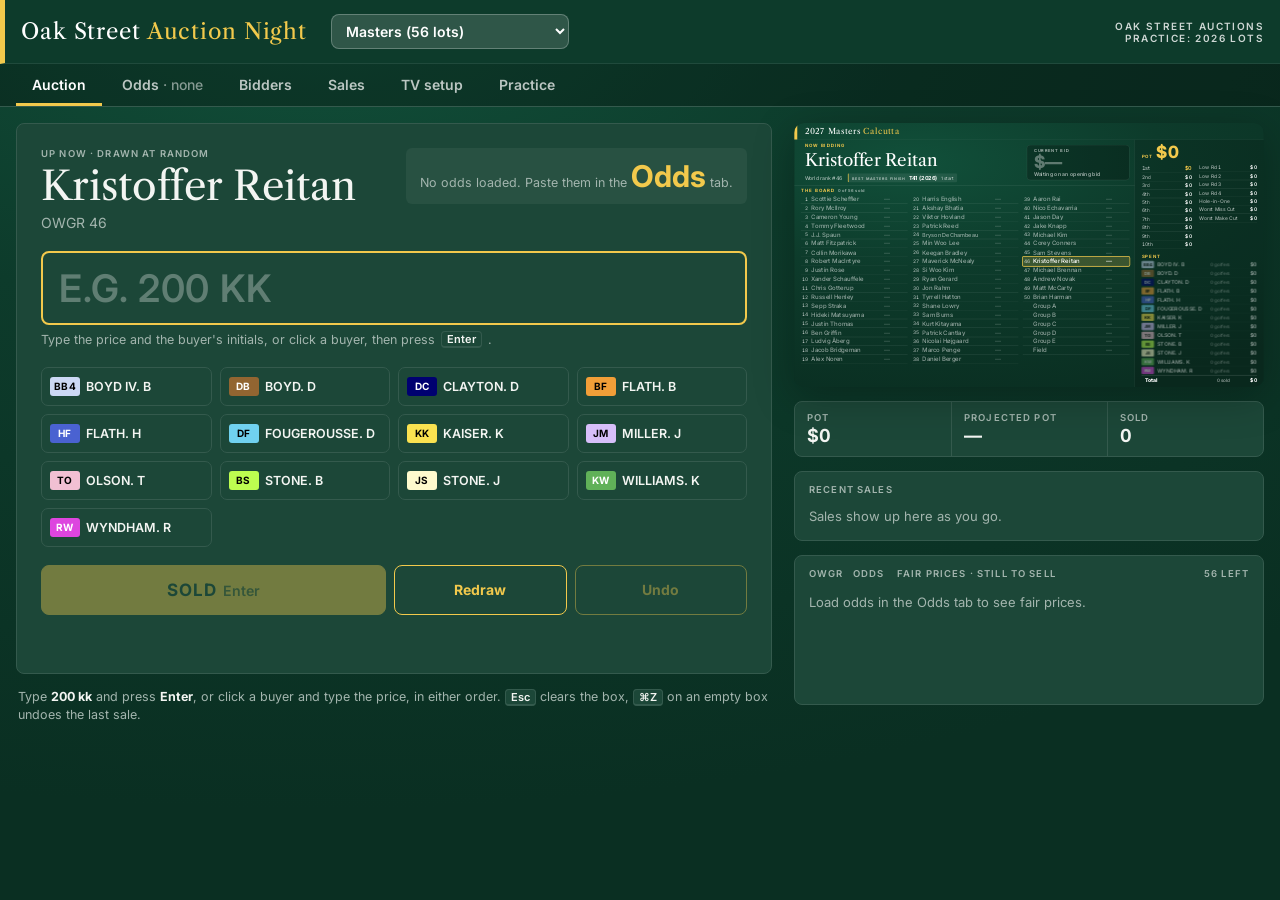
<file: auction/index.html>
<!doctype html>
<html lang="en"><head><meta charset="utf-8"><meta name="viewport" content="width=device-width,initial-scale=1,viewport-fit=cover">
<title>Oak Street Auction Night</title>
<meta name="robots" content="noindex"><link rel="apple-touch-icon" href="/apple-touch-icon.png">
<style>:root{color-scheme:light}html,body{margin:0}[hidden]{display:none!important}</style>
</head><body>


<meta name="claude:viewport-fit-sides" content="cover">
<link rel="stylesheet" href="https://fonts.googleapis.com/css2?family=Libre+Caslon+Text:ital,wght@0,400;0,700;1,400&family=Libre+Franklin:wght@500;700;800&family=Source+Serif+4:wght@600;700&family=Oswald:wght@500;600;700&family=Barlow+Condensed:wght@600;700;800&family=Cormorant+Garamond:wght@500;600;700&family=Inter:wght@400;500;600;700;800&display=swap">
<style>
/* Layout: your phone controls on the left, the TV board on the right (tabs on narrow screens). Golf site Masters look. */
:root{--bg:#f6f4ec;--card:#fff;--fg:#1c2a21;--mut:#6d7468;--line:#e6e2d4;--seg:#f0ede2;--green:#006747;--gold:#f2c94c;--pos:#006747;--neg:#c8102e;--hdr:#006747;--shadow:0 1px 2px rgba(28,42,33,.06),0 4px 14px rgba(28,42,33,.04);--serif:"Libre Caslon Text",Georgia,serif;--ui:Inter,system-ui,-apple-system,"Segoe UI",sans-serif;
  --tv:#0d3b2b;--tv2:#0a2f22;--tvline:rgba(255,255,255,.12);--tvfg:#fff;--tvmut:rgba(255,255,255,.62)}
@media (prefers-color-scheme:dark){:root:not([data-theme="light"]){--bg:#0b120e;--card:#131c17;--fg:#eef1ea;--mut:#9aa396;--line:#253029;--seg:#1b2620;--green:#4fb98a;--pos:#5fca98;--neg:#ff7a72;--hdr:#00422d;--shadow:none;color-scheme:dark}}
:root[data-theme="dark"]{--bg:#0b120e;--card:#131c17;--fg:#eef1ea;--mut:#9aa396;--line:#253029;--seg:#1b2620;--green:#4fb98a;--pos:#5fca98;--neg:#ff7a72;--hdr:#00422d;--shadow:none;color-scheme:dark}
*{box-sizing:border-box}
body{background:var(--bg);color:var(--fg);font:14px/1.4 var(--ui);-webkit-font-smoothing:antialiased}
.top{background:var(--hdr);color:#fff;padding-block:14px;padding-left:max(16px,env(safe-area-inset-left,0px));padding-right:max(16px,env(safe-area-inset-right,0px));display:flex;align-items:center;gap:12px;border-left:5px solid var(--gold)}
.top h1{margin:0;font:400 22px var(--serif);letter-spacing:.04em}.top h1 span{color:var(--gold)}
.top p{margin:0 0 0 auto;font:600 10px var(--ui);letter-spacing:.14em;text-transform:uppercase;opacity:.8;text-align:right}
.top p.x{display:block}@media(max-width:600px){.top p{display:none}}.tabs{display:none;gap:6px;padding:12px max(16px,env(safe-area-inset-right,0px)) 0 max(16px,env(safe-area-inset-left,0px))}
.tabs button{flex:1;border:1px solid var(--line);background:var(--card);color:var(--fg);border-radius:999px;padding:9px;font:600 13px var(--ui);cursor:pointer}
.tabs button.on{background:var(--green);border-color:var(--green);color:var(--card)}
.wrap{display:grid;grid-template-columns:390px minmax(0,1fr);gap:20px;align-items:start;padding-block:16px 40px;padding-left:max(16px,env(safe-area-inset-left,0px));padding-right:max(16px,env(safe-area-inset-right,0px));max-width:1500px;margin:0 auto}
@media(max-width:900px){.wrap{grid-template-columns:minmax(0,1fr)}.tabs{display:flex}.wrap[data-v="ctl"] .tvcol{display:none}.wrap[data-v="tv"] .ctl{display:none}}
.lbl{font:600 10px var(--ui);letter-spacing:.14em;text-transform:uppercase;color:var(--mut);margin:0 2px 8px;display:flex;justify-content:space-between}
/* controls */
.ctl{min-width:0}
.card{background:var(--card);border:1px solid var(--line);border-radius:8px;box-shadow:var(--shadow);margin-bottom:12px;overflow:hidden}
.st{display:grid;grid-template-columns:repeat(3,minmax(0,1fr))}.st div{padding:10px 12px;border-left:1px solid var(--line)}.st div:first-child{border:0}
.st small,.sec{display:block;font:600 9.5px var(--ui);letter-spacing:.12em;text-transform:uppercase;color:var(--mut)}
.st b{display:block;font:700 18px var(--ui);margin-top:2px;font-variant-numeric:tabular-nums}
.now{padding:14px 12px;border-top:1px solid var(--line);display:grid;grid-template-columns:minmax(0,1fr);gap:12px}.now>*{min-width:0}
.now h2{margin:2px 0 0;font:400 24px/1.15 var(--serif)}.now .mem{font-size:12px;color:var(--mut);margin-top:3px}
.priv{display:flex;align-items:center;gap:10px;background:var(--seg);border-radius:6px;padding:9px 10px;font-size:12.5px}
.priv b{font:700 18px var(--ui);color:var(--green);font-variant-numeric:tabular-nums}.priv span{color:var(--mut)}
.priv button,.priv input{font:600 12px var(--ui)}.priv input{flex:1;min-width:0;border:1px solid var(--line);border-radius:5px;padding:6px 8px;background:var(--card);color:var(--fg)}
.priv button{border:0;background:none;color:var(--green);cursor:pointer;padding:4px}
.pr{display:grid;grid-template-columns:48px minmax(0,1fr) 48px;gap:8px}
.pr button{border:1px solid var(--line);background:var(--card);color:var(--fg);border-radius:8px;font:700 18px var(--ui);cursor:pointer}
.pr input{font:800 30px var(--ui);text-align:center;border:1px solid var(--line);border-radius:8px;padding:8px;background:var(--card);color:var(--fg);min-width:0;font-variant-numeric:tabular-nums}
.bz{display:grid;grid-template-columns:repeat(auto-fill,minmax(108px,1fr));gap:6px}
.bz button{display:flex;align-items:center;gap:6px;border:1px solid var(--line);background:var(--card);color:var(--fg);border-radius:7px;padding:6px;font:600 11px var(--ui);cursor:pointer;min-width:0;text-align:left}
.bz button span:last-child{white-space:nowrap;overflow:hidden;text-overflow:ellipsis}
.bz button.on{border-color:var(--green);box-shadow:0 0 0 2px var(--green)}
.act{display:grid;grid-template-columns:minmax(0,1fr) auto auto;gap:8px}
.btn{border:1px solid var(--green);background:var(--green);color:var(--card);border-radius:8px;padding:11px 14px;font:700 14px var(--ui);cursor:pointer;white-space:nowrap}
.btn.big{font-size:17px;letter-spacing:.06em}.btn.g{background:var(--card);color:var(--green)}
.btn:disabled{opacity:.4;cursor:default}
.btn:focus-visible,.bz button:focus-visible,.pr button:focus-visible,input:focus-visible,select:focus-visible{outline:2px solid var(--gold);outline-offset:1px}
.tag{display:inline-flex;align-items:center;justify-content:center;min-width:30px;height:19px;padding:0 4px;border-radius:3px;font:700 10px var(--ui);letter-spacing:.04em;line-height:normal;flex:0 0 auto}
.q .li{display:grid;grid-template-columns:20px minmax(0,1fr) auto;gap:8px;padding:8px 12px;border-top:1px solid var(--line);font-size:13px;align-items:center;cursor:pointer}
.q .li:hover{background:var(--seg)}.q .li i{font-style:normal;color:var(--mut);font-size:11px;font-variant-numeric:tabular-nums}.q .li small{color:var(--mut)}
.q .li span:nth-child(2){white-space:nowrap;overflow:hidden;text-overflow:ellipsis;font-weight:600}
.ctls{display:flex;flex-wrap:wrap;gap:8px;padding:12px}
.note{font-size:12.5px;color:var(--mut);margin:0 2px 12px;line-height:1.5}.note b{color:var(--fg)}
.toast{font-size:12px;color:var(--green);min-height:16px;padding:0 12px 10px}
/* TV board: dark Masters green, built at 1280x720 and scaled */
.tvcol{min-width:0;position:sticky;top:12px}
.tvbox{width:100%;aspect-ratio:16/9;max-width:100%;border-radius:10px;overflow:hidden;box-shadow:0 10px 40px rgba(0,0,0,.25);background:var(--tv2);position:relative}
.tv{position:absolute;left:0;top:0;width:1280px;height:720px;transform-origin:0 0;background:radial-gradient(120% 90% at 25% 15%,var(--tv0,#11503a) 0%,var(--tv) 45%,var(--tv2) 100%);color:var(--tvfg);font-family:var(--ui);display:grid;grid-template-rows:54px minmax(0,1fr);grid-template-columns:minmax(0,1fr) 400px}
.tv .bar{grid-column:1/-1;display:flex;align-items:center;gap:16px;padding:0 28px;border-bottom:1px solid var(--tvline);position:relative}
.tv .bar:before{content:"";position:absolute;left:0;top:0;bottom:0;width:8px;background:var(--gold)}
.tv .bar h3{margin:0;font:400 24px var(--serif);letter-spacing:.05em}.tv .bar h3 span{color:var(--gold)}
.tv .live{display:inline-flex;align-items:center;gap:8px;font:800 12px var(--ui);letter-spacing:.18em;background:#c8102e;padding:5px 11px;border-radius:4px}
.tv .live:before{content:"";width:8px;height:8px;border-radius:50%;background:#fff;animation:bl 1.4s infinite}
@keyframes bl{50%{opacity:.25}}
.tv .bar .cnt{margin-left:auto;font:600 15px var(--ui);color:var(--tvmut)}.tv .bar .cnt b{color:#fff}
.tv .k{font:700 12px var(--ui);letter-spacing:.22em;text-transform:uppercase;color:var(--gold)}
.tv .k small{font:600 11px var(--ui);letter-spacing:.08em;text-transform:none;color:var(--tvmut);margin-left:8px}
.tv .lf{display:grid;grid-template-rows:auto minmax(0,1fr);min-width:0;min-height:0}
.tv .stage{padding:14px 28px 12px;display:grid;grid-template-columns:minmax(0,1fr) auto;gap:4px 22px;align-items:end;border-bottom:1px solid var(--tvline)}
.tv .stage .k{grid-column:1/-1}
.tv .lot{font:400 46px/1.25 var(--serif);padding-bottom:2px;white-space:nowrap;overflow:hidden;text-overflow:ellipsis}
.tv .mem{grid-column:1/2;font:500 14px/1.35 var(--ui);color:var(--tvmut);overflow:hidden;display:-webkit-box;-webkit-line-clamp:2;-webkit-box-orient:vertical;min-height:19px}
.tv .bid{grid-row:2/4;grid-column:2;min-width:280px;background:rgba(0,0,0,.25);border:1px solid var(--tvline);border-radius:10px;padding:10px 18px;align-self:stretch;display:flex;flex-direction:column;justify-content:center}
.tv .bid small{font:700 11px var(--ui);letter-spacing:.2em;text-transform:uppercase;color:var(--tvmut)}
.tv .bid .amt{font:800 54px/1 var(--ui);font-variant-numeric:tabular-nums;margin-top:3px}
.tv .bid .who{display:flex;align-items:center;gap:9px;font:600 16px var(--ui);margin-top:5px;min-height:24px}
.tv .bid.sold{background:var(--gold);color:#0b2a1f;border-color:var(--gold)}.tv .bid.sold small{color:rgba(11,42,31,.65)}
.tv .past{grid-column:1/2;display:flex;gap:8px;flex-wrap:nowrap;overflow:hidden;align-items:center;min-height:28px}
.tv .pp{display:flex;align-items:center;gap:7px;background:rgba(255,255,255,.08);border-radius:5px;padding:4px 9px;font:600 13px var(--ui);white-space:nowrap}
.tv .pp em{font-style:normal;color:var(--tvmut);font-weight:500;font-size:12px}.tv .pp.m{background:rgba(242,201,76,.18);box-shadow:inset 0 0 0 1px rgba(242,201,76,.5)}
.tv .sl{padding:12px 18px 12px 24px;min-height:0;display:flex;flex-direction:column}
.tv .sl .cols{margin-top:8px;display:grid;grid-template-columns:repeat(var(--nc,3),minmax(0,1fr));gap:0 16px;align-items:start;flex:1;min-height:0}.tv .sl .cols .cc{min-width:0;display:flex;flex-direction:column}
.tv .sl .cols.c4{gap:0 14px}.tv .sl .r{display:grid;grid-template-columns:44px minmax(0,1fr) auto;gap:7px;align-items:center;height:21px;border-bottom:1px solid var(--tvline);break-inside:avoid;font:500 13.5px var(--ui)}
.tv .sl .r b{text-align:right;font-weight:800;font-variant-numeric:tabular-nums}
.tv .sl .r span{white-space:nowrap;overflow:hidden;text-overflow:ellipsis}
.tv .sl .r.nw{background:rgba(242,201,76,.22);border-radius:3px;box-shadow:0 0 0 2px rgba(242,201,76,.22)}
.tv .sl .r .tag{height:17px;min-width:30px;font-size:10px}
.tv .sl .none{color:var(--tvmut);font-size:14px;margin-top:10px}
.tv .rt{border-left:1px solid var(--tvline);padding:12px 24px 10px;display:flex;flex-direction:column;min-height:0;background:rgba(0,0,0,.14)}
.tv .pt{display:flex;align-items:baseline;gap:14px}.tv .pc{display:flex;flex-direction:column;min-width:0}.tv .pt .big{font:800 46px/1 var(--ui);color:var(--gold);font-variant-numeric:tabular-nums}
.tv .pays{display:grid;grid-template-columns:1fr 1.15fr;column-gap:20px;margin-top:8px;align-items:start;font:600 13.5px var(--ui);font-variant-numeric:tabular-nums}
.tv .pays .pc div{display:flex;justify-content:space-between;gap:8px;border-bottom:1px solid var(--tvline);padding:3px 0;white-space:nowrap}.tv .pays em{font-style:normal;color:var(--tvmut);font-weight:500;overflow:hidden;text-overflow:ellipsis}
.tv .pays .pc div.f{color:var(--gold);font-size:15px}
.tv .bl{margin-top:12px;display:flex;flex-direction:column;min-height:0}
.tv .bl .r{display:grid;grid-template-columns:auto minmax(0,1fr) auto 64px;gap:9px;align-items:center;height:calc(25px*var(--k,1));border-bottom:1px solid var(--tvline);font:600 calc(14px*var(--k,1)) var(--ui);font-variant-numeric:tabular-nums}.tv .bl .r .tag{height:calc(20px*var(--k,1));min-width:calc(34px*var(--k,1));font-size:calc(11px*var(--k,1))}
.tv .rt{overflow:hidden}
.tv .bl .r span{white-space:nowrap;overflow:hidden;text-overflow:ellipsis}.tv .bl .r i{font-style:normal;color:var(--tvmut);font-weight:500;font-size:12.5px}.tv .bl .r b{text-align:right}
.tv .bl .r.z{opacity:.5}.tv .bl .r.nw{background:rgba(242,201,76,.22)}
.tv .tag{height:20px;min-width:34px;font-size:11px}.tv .bid .tag{height:26px;min-width:42px;font-size:14px}
.tv .sl .r{grid-template-columns:20px minmax(0,1fr) 42px 38px!important;gap:7px!important}.tv .sl .cols.c4 .r{grid-template-columns:18px minmax(0,1fr) 36px 34px!important;gap:5px!important}
.tv .ow{display:flex;align-items:center;justify-content:center;height:18px;line-height:normal;border-radius:3px;padding:0 0 0 .04em;font:700 11px var(--ui);letter-spacing:.04em;white-space:nowrap;overflow:hidden;text-overflow:ellipsis;text-align:center}.tv .sl .cols.c4 .ow{font-size:10px;height:17px}
.tv .sl .r i{font-style:normal;color:var(--tvmut);font-size:11px;text-align:right;font-variant-numeric:tabular-nums}
.tv .sl .r.open span{color:rgba(255,255,255,.55)}.tv .sl .r.open b{color:rgba(255,255,255,.3);font-weight:500}
.tv .sl .r.up{background:rgba(242,201,76,.2);box-shadow:0 0 0 2px var(--gold);border-radius:3px}.tv .sl .r.up span,.tv .sl .r.up b{color:#fff}
.tv .sl .r .tg0{display:block}
.tv .sl .cols.c4 .r{height:20px;font-size:12.5px}.tv .sl .cols.dense .r{height:19.5px;font-size:13px}
.tv .sl .r.hasdd{position:relative;z-index:3}
.tv .sl .r .dd{position:absolute;right:-2px;left:auto;min-width:calc(100% + 4px);width:max-content;max-width:360px;top:calc(100% + 3px);background:#0a2a1e;border:2px solid var(--gold);border-radius:5px;padding:6px 10px;display:grid;grid-template-columns:1fr;gap:1px 14px;box-shadow:0 10px 24px rgba(0,0,0,.45);transform-origin:top;animation:dd .28s ease-out}
.tv .sl .r .dd.two{grid-template-columns:repeat(2,minmax(0,auto))}
.tv .sl .r .dd.flip{top:auto;bottom:calc(100% + 3px);transform-origin:bottom}
.tv .sl .r .dd span{font:500 13px/1.5 var(--ui);color:#fff;white-space:nowrap;overflow:hidden;text-overflow:ellipsis}
@keyframes dd{from{transform:scaleY(.2);opacity:0}to{transform:none;opacity:1}}
@media(prefers-reduced-motion:reduce){.tv .sl .r .dd{animation:none}}
.tv .sl .cols{overflow:visible!important}.tv .sl{overflow:hidden}
@media(prefers-reduced-motion:reduce){.tv .live:before{animation:none}}
.cmd{width:100%;font:800 30px var(--ui);letter-spacing:.02em;border:2px solid var(--green);border-radius:8px;padding:10px 14px;background:var(--card);color:var(--fg);text-transform:uppercase}
.cmd::placeholder{color:var(--mut);opacity:.5;font-weight:600}
.hint{font-size:12.5px;color:var(--mut);margin-top:6px;min-height:18px;display:flex;align-items:center;gap:6px;flex-wrap:wrap}
.hint b{color:var(--fg)}.hint .warn{color:var(--neg);font-weight:600}
kbd{font:600 11px var(--ui);border:1px solid var(--line);border-bottom-width:2px;border-radius:4px;padding:0 5px;background:var(--card);color:var(--fg)}
.evp{display:flex;align-items:center;gap:10px;margin-bottom:10px}.evp select{flex:1;font:600 14px var(--ui);color:var(--fg);background:var(--card);border:1px solid var(--line);border-radius:8px;padding:9px 10px}
.tv[data-ev="usopen"]{--tv0:#164a7a;--tv:#0b2f55;--tv2:#061f3b;--gold:#F25C5C;--serif:"Libre Franklin",Inter,sans-serif}
.tv[data-ev="usopen"] .bar h3{font-weight:800;letter-spacing:.02em;text-transform:uppercase;font-size:22px}
.tv[data-ev="usopen"] .lot{font-weight:700;letter-spacing:-.01em}
.tv[data-ev="usopen"] .bid.sold{background:#BF0D3E;border-color:#BF0D3E;color:#fff}.tv[data-ev="usopen"] .bid.sold small{color:rgba(255,255,255,.75)}
.tv[data-ev="usopen"] .sl .r .dd{background:#071f3a}
.tv .sl .r .dd.three{grid-template-columns:repeat(3,minmax(0,auto))}
.tv[data-ev="pga"]{--tv0:#043362;--tv:#00205B;--tv2:#001123;--gold:#ffffff;--serif:"Source Serif 4",Georgia,serif}
.tv[data-ev="pga"] .bar h3{font-weight:700;letter-spacing:.01em;font-size:25px}.tv[data-ev="pga"] .lot{font-weight:700;letter-spacing:0;font-size:46px}
.tv[data-ev="pga"] .bid.sold{color:#00205B}.tv[data-ev="pga"] .sl .r .dd{background:#001a3a}
.tv[data-ev="open"]{--tv0:#1d3d66;--tv:#0f2a4a;--tv2:#081a30;--gold:#FFD100;--serif:"Cormorant Garamond",Georgia,serif}
.tv[data-ev="open"] .bar h3{font-weight:700;font-size:27px;letter-spacing:.03em}.tv[data-ev="open"] .lot{font-weight:600;font-size:52px}
.tv[data-ev="open"] .bid.sold{color:#0B2545}.tv[data-ev="open"] .sl .r .dd{background:#0a1f38}
.tv .secs{margin-top:8px;display:grid;grid-template-columns:repeat(var(--n),minmax(0,1fr));gap:0 16px;flex:1;min-height:0}
.tv .secs .sh{font:700 13px var(--ui);letter-spacing:.16em;text-transform:uppercase;color:#fff;border-bottom:2px solid var(--gold);padding:2px 0 5px;margin-bottom:2px}
.tv .secs .sc{min-width:0;display:flex;flex-direction:column}
.tv .secs .r{height:auto!important;flex:0 0 31px;font-size:15px!important}
.tv .sl .r{align-content:center!important;align-items:center!important}
/* Safari: give board rows a real height so their text centers vertically */
.tv .secs .r{height:31px!important}
.tv .secs[data-rows="7"] .r{height:52px!important}
.tv[data-ev="mm"] .secs .r{height:var(--rh,31px)!important}
.tv[data-ev="mm"] .secs .r:has(.pair){height:calc(var(--rh,31px)*1.6)!important}
.tv .sl .r{grid-template-rows:minmax(0,1fr)!important}
.tv .secs[data-rows="7"] .r{flex-basis:52px;font-size:21px!important;grid-template-columns:28px minmax(0,1fr) 58px 46px!important}
.tv .secs[data-rows="7"] .r i{font-size:15px}.tv .secs[data-rows="7"] .ow{height:24px;font-size:13px}
.tv .secs[data-rows="7"] .sh{font-size:16px}
.tv .pays.win{grid-template-columns:1fr 1fr}.tv .pays .ph2{font:700 11px var(--ui);letter-spacing:.14em;text-transform:uppercase;color:var(--tvmut);border:0!important;padding:0 0 4px!important}
.tv .pays.win .pc div:not(.ph2){font-size:15px;padding:5px 0}
.tv[data-ev="nfl"]{--tv0:#262a30;--tv:#15181c;--tv2:#08090b;--gold:#ffffff;--serif:"Oswald",Inter,sans-serif}
.tv[data-ev="nfl"] .bar h3{font-weight:700;text-transform:uppercase;letter-spacing:.04em}.tv[data-ev="nfl"] .lot{font-weight:600;text-transform:uppercase;letter-spacing:.01em}
.tv[data-ev="nfl"] .k{color:#fff}.tv[data-ev="nfl"] .pt .big{color:#fff}.tv[data-ev="nfl"] .bar h3 span{color:#fff}.tv[data-ev="nfl"] .bar:before{display:none}.tv[data-ev="nfl"] .sl .r.up{background:rgba(255,255,255,.12)}.tv[data-ev="nfl"] .sl .r.nw{background:rgba(255,255,255,.18)}.tv[data-ev="nfl"] .sl .k small,.tv[data-ev="nfl"] .k small{color:rgba(255,255,255,.6)}.tv[data-ev="nfl"] .bid.sold{color:#111}.tv[data-ev="nfl"] .bid.sold small{color:rgba(0,0,0,.6)}.tv[data-ev="nfl"] .secs .sc:nth-child(1) .sh{border-bottom-color:#D50A0A}.tv[data-ev="nfl"] .secs .sc:nth-child(2) .sh{border-bottom-color:#013369}.tv[data-ev="nfl"] .sl .r .dd{background:#0e1013}
.tv[data-ev="mm"]{--tv0:#1d2630;--tv:#10161d;--tv2:#06090c;--gold:#009cde;--serif:"Barlow Condensed",Inter,sans-serif}
.tv[data-ev="mm"] .bar h3{font-weight:800;text-transform:uppercase;letter-spacing:.03em;font-size:26px}.tv[data-ev="mm"] .lot{font-weight:700;text-transform:uppercase;font-size:50px}
.tv[data-ev="mm"] .k,.tv[data-ev="mm"] .pt .big{color:#009cde}.tv[data-ev="mm"] .pcum div:last-child b{color:#009cde}.tv[data-ev="mm"] .bid.sold{color:#fff}.tv[data-ev="mm"] .bid.sold small{color:rgba(255,255,255,.75)}.tv[data-ev="mm"] .sl .r .dd{background:#0b1015}
.tv[data-ev="mm"]{grid-template-columns:minmax(0,1fr) 350px}
.tv[data-ev="mm"] .secs{gap:0 12px}.tv[data-ev="mm"] .secs .r{flex:0 0 var(--rh,31px)!important;font-size:var(--fs,calc(var(--rh,31px)*.6))!important;grid-template-columns:1.2em minmax(0,1fr) 2.8em 2.4em!important;gap:.35em!important}
.tv[data-ev="mm"] .secs .r:has(.pair){flex-basis:calc(var(--rh,31px)*1.6)!important}
.tv[data-ev="mm"] .secs .r .pair{font-size:1em!important;line-height:1.12!important}
.tv[data-ev="mm"] .secs .r i{font-size:.8em!important}
.tv[data-ev="mm"] .secs .r .ow,.tv[data-ev="mm"] .secs .r .tag{height:min(calc(var(--rh,31px)*.72),1.5em)!important;font-size:.68em!important;min-width:0!important;width:100%}
.tv[data-ev="mm"] .secs .sh{font-size:calc(var(--rh,31px)*.48)}
.tv[data-ev="mm"] .rt{padding-left:20px;padding-right:20px}
.tv .pcum{margin-top:8px;font:600 15px var(--ui);font-variant-numeric:tabular-nums}
.tv .pcum div{display:grid;grid-template-columns:minmax(0,1fr) 80px 100px;gap:8px;align-items:center;border-bottom:1px solid var(--tvline);padding:5px 0}
.tv .pcum div span,.tv .pcum div b{text-align:right}.tv .pcum .h span:first-child{text-align:left}.tv .pcum em{font-style:normal;color:var(--tvmut);font-weight:500}
.tv .pcum div b{color:#fff;font-weight:800}.tv .pcum div:last-child b{color:var(--gold)}
.tv .pcum .h{font:700 11px var(--ui);letter-spacing:.12em;text-transform:uppercase;color:var(--tvmut);border-bottom:1px solid var(--tvline);padding:0 0 5px}
.tv .stage.team{border-bottom:0}
.tv .stage.team .k{color:var(--tk)}.tv .stage.team .lot{color:var(--tfg)}.tv .stage.team .mem{color:var(--tk)}
.tv .stage.team:not([data-tv="box"]) .bid:not(.sold){background:rgba(0,0,0,.42);border-color:rgba(255,255,255,.18)}
.tv .lot.sm{font-size:38px!important;line-height:1.3}
.tv .stage{position:relative}.tv .stage>*{position:relative;z-index:1}.tv .stage>.tbg{position:absolute;inset:0;width:100%;height:100%;z-index:0;display:block}
.tv[data-ev="nfl"] .stage.team .team-title{grid-column:1;display:flex;align-items:center;gap:14px;min-width:0;position:relative;z-index:1}
.tv[data-ev="nfl"] .stage.team .team-title .lot{min-width:0;overflow:visible;text-overflow:clip}
.tv[data-ev="nfl"] .stage.team .team-logo{display:block;flex:0 0 auto;width:82px;height:82px;object-fit:contain;opacity:1;pointer-events:none}
.tv[data-ev="nfl"] .stage.team .team-logo.rams{filter:brightness(0) invert(1)}
.tv[data-ev="nfl"] .stage.team .team-logo.giants{filter:brightness(0) invert(1)}
.tv[data-ev="mm"] .stage.team .team-title{grid-column:1;display:flex;align-items:center;gap:14px;min-width:0;position:relative;z-index:1}
.tv[data-ev="mm"] .stage.team .team-title .lot{min-width:0;overflow:visible;text-overflow:clip}
.tv[data-ev="mm"] .stage.team .team-logo{display:block;flex:0 0 auto;width:82px;height:82px;object-fit:contain;opacity:1;pointer-events:none}
.tv[data-ev="mm"] .stage.team .team-logo.ncaa-light{filter:brightness(0) invert(1)}
.tv[data-ev="masters"] .stage.player .player-title,.tv[data-ev="pga"] .stage.player .player-title,.tv[data-ev="usopen"] .stage.player .player-title,.tv[data-ev="open"] .stage.player .player-title{grid-column:1;display:flex;align-items:center;gap:12px;min-width:0;position:relative;z-index:1}
.tv .stage.player .player-title .lot{min-width:0;overflow:visible;text-overflow:clip}
.tv .stage.player .player-headshot{display:block;flex:0 0 auto;width:58px;height:58px;object-fit:cover;object-position:center 22%;border-radius:50%;border:2px solid rgba(255,255,255,.82);box-shadow:0 3px 10px rgba(0,0,0,.24);background:#fff;pointer-events:none}

.team-logo.ncaa-outline{filter:drop-shadow(0 0 1.5px #fff) drop-shadow(1.5px 0 0 #fff) drop-shadow(-1.5px 0 0 #fff) drop-shadow(0 1.5px 0 #fff) drop-shadow(0 -1.5px 0 #fff) drop-shadow(1px 1px 0 #fff) drop-shadow(-1px -1px 0 #fff) drop-shadow(1px -1px 0 #fff) drop-shadow(-1px 1px 0 #fff)}
.team-logo.ncaa-outline-thin{filter:drop-shadow(0 0 1px #fff) drop-shadow(1px 0 0 #fff) drop-shadow(-1px 0 0 #fff) drop-shadow(0 1px 0 #fff) drop-shadow(0 -1px 0 #fff)}
/* team colors: straight edges only, so they stay sharp at any size */
.tv .stage.team{background:var(--p)}
.tv .stage.team[data-two="1"]{background:linear-gradient(90deg,var(--p) 0 44%,var(--p2) 56% 100%)}
.tv .stage.team:before,.tv .stage.team:after{content:"";position:absolute;z-index:0;pointer-events:none}
.tv .stage.team[data-tv="bands"]:before{left:0;top:0;bottom:0;width:14px;background:var(--q)}
.tv .stage.team[data-tv="bands"]:after{left:0;right:0;bottom:0;height:8px;background:var(--q)}
.tv .stage.team[data-tv="bands"][data-two="1"]:before{background:var(--q)}
.tv .stage.team[data-tv="bands"][data-two="1"]:after{background:linear-gradient(90deg,var(--q) 0 50%,var(--q2) 50% 100%)}
.tv .stage.team[data-tv="fade"]{background:radial-gradient(130% 160% at 20% 0%,color-mix(in srgb,var(--p) 85%,#fff) 0%,var(--p) 45%,color-mix(in srgb,var(--p) 55%,#000) 100%)}
.tv .stage.team[data-tv="fade"][data-two="1"]{background:linear-gradient(90deg,var(--p) 0 40%,var(--p2) 60% 100%)}
.tv .stage.team[data-tv="fade"]:after{left:0;right:0;bottom:0;height:6px;background:linear-gradient(90deg,var(--q) 0 50%,var(--q2) 50% 100%)}
.tv .stage.team[data-tv="box"]{background:transparent}
.tv .stage.team[data-tv="box"] .k,.tv .stage.team[data-tv="box"] .mem{color:var(--tvmut)}.tv .stage.team[data-tv="box"] .lot{color:#fff}
.tv .stage.team[data-tv="box"] .bid:not(.sold){background:linear-gradient(90deg,var(--p) 0 50%,var(--p2) 50% 100%);border:0;box-shadow:inset 0 -8px 0 var(--q),inset 0 0 0 1px rgba(255,255,255,.12);color:var(--tfg)}
.tv .stage.team[data-tv="box"][data-two="0"] .bid:not(.sold){background:var(--p)}
.tv .stage.team[data-tv="box"] .bid:not(.sold) small{color:var(--tk)}
.tv .stage.team[data-tv="box"]:after{left:28px;bottom:3px;width:120px;height:5px;background:linear-gradient(90deg,var(--p) 0 50%,var(--q) 50%)}
.tv .memrow{grid-column:1/2;display:flex;align-items:center;gap:14px;min-height:19px;flex-wrap:nowrap;overflow:hidden}.tv .mem1{font:500 14px var(--ui);color:var(--tvmut);white-space:nowrap}
.tv .bestf{display:flex;align-items:baseline;gap:9px;white-space:nowrap;background:rgba(255,255,255,.08);border-left:3px solid var(--gold);border-radius:4px;padding:3px 10px}
.tv .bestf small{font:700 10px var(--ui);letter-spacing:.16em;text-transform:uppercase;color:var(--tvmut)}.tv .bestf b{font:700 15px var(--ui);color:#fff}.tv .bestf i{font:500 12.5px var(--ui);font-style:normal;color:var(--tvmut)}
.tv .sl .r .dd span.cw{color:var(--gold);font-weight:700}.tv .sl .r .dd span.cw em{font-style:normal;font-weight:600;font-size:11.5px;opacity:.85}
.tv .mem b.cwm{color:var(--gold);font-weight:700}.tv .mem b.cwm em{font-style:normal;font-weight:600;font-size:12.5px;opacity:.85}
.tv .mem .nick{font-weight:700;text-transform:uppercase;letter-spacing:.08em;color:#fff}.tv .stage.team .mem .nick{color:var(--tfg)}
.tv .bl .r.tot{border-top:2px solid var(--tvline);border-bottom:0;font-weight:800}.tv .bl .r.tot span:nth-child(2){color:#fff}
.tv .res{grid-column:1/-1;padding:16px 28px 14px;display:flex;flex-direction:column;min-height:0}
.tv .res .rh{display:flex;justify-content:space-between;align-items:flex-end;border-bottom:1px solid var(--tvline);padding-bottom:10px;margin-bottom:12px}
.tv .res .rt2{font:400 40px/1.1 var(--serif);margin-top:4px}.tv .res .rp{display:flex;align-items:baseline;gap:12px}.tv .res .rp b{font:800 44px var(--ui);color:var(--gold);font-variant-numeric:tabular-nums}
.tv .res .rg{display:grid;grid-template-columns:1fr 1fr 1.05fr;gap:22px;flex:1;min-height:0}
.tv .res .rc{min-width:0;display:flex;flex-direction:column;gap:2px}.tv .res .rc .k{margin-bottom:6px}.tv .res .rc .k small{font:600 11px var(--ui);letter-spacing:.04em;text-transform:none;color:var(--tvmut);margin-left:6px}
.tv .res .rr{display:grid;grid-template-columns:auto minmax(0,1fr) auto;grid-template-rows:auto auto;column-gap:10px;align-items:center;padding:7px 0;border-bottom:1px solid var(--tvline)}
.tv .res .rr .tag{grid-row:1/3}.tv .res .rr span{font:600 16px var(--ui);white-space:nowrap;overflow:hidden;text-overflow:ellipsis}.tv .res .rr i{grid-column:2;font:500 12.5px var(--ui);font-style:normal;color:var(--tvmut)}
.tv .res .rr b{grid-column:3;grid-row:1/3;font:800 20px var(--ui);font-variant-numeric:tabular-nums}
.tv .res .p{color:#5fd68f}.tv .res .n{color:#ff7a72}
.tv .res .bh,.tv .res .br2{display:grid;grid-template-columns:auto minmax(0,1fr) 66px 66px 76px;gap:9px;align-items:center;font:600 14.5px var(--ui);font-variant-numeric:tabular-nums}
.tv .res .bh{font:700 10.5px var(--ui);letter-spacing:.12em;text-transform:uppercase;color:var(--tvmut);padding-bottom:4px;border-bottom:1px solid var(--tvline)}
.tv .res .br2{padding:5px 0;border-bottom:1px solid var(--tvline)}.tv .res .br2 span:nth-child(2){white-space:nowrap;overflow:hidden;text-overflow:ellipsis}
.tv .res .bh span:nth-child(n+3),.tv .res .br2>*:nth-child(n+3){text-align:right}.tv .res .br2 b{font-weight:800}
.tv .res .cards2{flex:1;min-height:0;columns:4 260px;column-gap:16px;column-fill:balance;overflow:hidden}
.tv .res .bc2{break-inside:avoid;background:rgba(255,255,255,.06);border-radius:6px;padding:.55em .7em .4em;margin-bottom:.6em;font-variant-numeric:tabular-nums}
.tv .res .bh2{display:flex;align-items:center;gap:.6em;font:700 1.08em var(--ui)}.tv .res .bh2>span:not(.tag){flex:1;white-space:nowrap;overflow:hidden;text-overflow:ellipsis}.tv .res .bh2 b{font-weight:800;font-size:1.15em}
.tv .res .bs2{display:grid;grid-template-columns:repeat(5,minmax(0,1fr));gap:.4em;margin:.45em 0 .3em;padding-bottom:.4em;border-bottom:1px solid var(--tvline);font:700 .95em var(--ui)}
.tv .res .bs2 small{display:block;font:700 .66em var(--ui);letter-spacing:.1em;text-transform:uppercase;color:var(--tvmut);margin-bottom:1px}
.tv .res .gl{display:grid;grid-template-columns:minmax(0,1fr) auto 4.4em 3.6em;gap:.6em;font:500 .95em/1.55 var(--ui)}
.tv .res .gl span{white-space:nowrap;overflow:hidden;text-overflow:ellipsis}.tv .res .gl i{font-style:normal;color:var(--tvmut)}.tv .res .gl b{text-align:right;font-weight:700}.tv .res .gl em{text-align:right;font-style:normal;font-weight:600;opacity:.85}
.tvsz{display:flex;align-items:center;gap:6px;margin-right:6px}.tvsz .btn{padding:8px 12px}.tvsz b{min-width:3em;text-align:center;font-variant-numeric:tabular-nums}
/* layout B: tabs, roomy auction panel */
.top{gap:16px}.top .evtop{margin-left:8px;font:600 14px var(--ui);color:#fff;background:rgba(255,255,255,.14);border:1px solid rgba(255,255,255,.25);border-radius:8px;padding:7px 10px}.top .evtop option{color:#111}
.ptabs{display:flex;gap:4px;background:#00553b;padding-left:max(16px,env(safe-area-inset-left,0px));padding-right:max(16px,env(safe-area-inset-right,0px));overflow-x:auto}
.ptabs button{background:none;border:0;border-bottom:3px solid transparent;color:rgba(255,255,255,.72);font:600 14px var(--ui);padding:12px 16px 10px;cursor:pointer;white-space:nowrap}.ptabs button.on{color:#fff;border-bottom-color:var(--gold)}
.ptabs button:focus-visible{outline:2px solid var(--gold);outline-offset:-2px}.ptabs #oddsSt{font-weight:500;opacity:.7}
.wrap{grid-template-columns:minmax(0,1fr) 470px!important;gap:22px!important;max-width:1500px}
@media(max-width:1000px){.wrap{grid-template-columns:minmax(0,1fr)!important}}
.ctl .card.big{padding:24px;display:grid;gap:18px;margin:0}
.nowtop{display:flex;justify-content:space-between;align-items:flex-start;gap:18px}.nowtop>div:first-child{min-width:0}
.nowtop h2{margin:4px 0 0;font:400 40px/1.15 var(--serif)}.nowtop .mem{font-size:14px;color:var(--mut);margin-top:4px}
.nowtop .priv{flex:0 0 auto;flex-direction:column;align-items:flex-end;gap:2px;padding:10px 14px;text-align:right}.nowtop .priv b{font-size:30px}.nowtop .priv button{padding:0}
.ctl .cmd{font-size:38px;padding:12px 16px}
.ctl .bz{grid-template-columns:repeat(4,minmax(0,1fr));gap:8px}.ctl .bz button{padding:9px 8px;font-size:12.5px}
.ctl .act{grid-template-columns:2fr 1fr 1fr}.ctl .act .btn{padding:14px}
.ctl .card.pad{padding:22px}.ctl h3{margin:0 0 6px;font:400 24px var(--serif);color:var(--green)}
.ctl textarea{width:100%;height:340px;font:12.5px ui-monospace,Menlo,monospace;border:1px solid var(--line);border-radius:8px;padding:10px;background:var(--card);color:var(--fg)}
.steps{margin:8px 0 14px;padding-left:20px;line-height:1.7}.keys{margin-top:14px}
.tvcol{display:grid;gap:14px;position:sticky;top:12px;align-content:start;min-width:0}.tvcol .tvbox{width:100%;height:auto;aspect-ratio:16/9}.tvcol .card{margin:0}
.tvcol .st{display:grid;grid-template-columns:repeat(3,minmax(0,1fr))}
.rec #recent .r{display:grid;grid-template-columns:auto minmax(0,1fr) auto;gap:10px;align-items:center;padding:8px 14px;border-top:1px solid var(--line);font-size:13.5px}
.rec #recent .r span{white-space:nowrap;overflow:hidden;text-overflow:ellipsis}.rec #recent .r b{font-variant-numeric:tabular-nums}.rec #recent .none{padding:8px 14px 14px;color:var(--mut);font-size:13px}
.full .ptabs,.full .tvcol>*:not(.tvbox){display:none!important}
.fp .fph{display:flex;justify-content:space-between;padding:12px 14px 6px}
.fp #fair{flex:1;min-height:0;overflow-y:auto}.fp{display:flex;flex-direction:column;flex:1;min-height:150px}
@media(min-width:1001px){.tvcol{display:flex!important;flex-direction:column;max-height:calc(100vh - 128px);top:12px}.tvcol>*:not(.fp){flex:0 0 auto}.tvcol .tvbox{aspect-ratio:16/9;height:auto}}
.fp #fair .r em{font-style:normal;color:var(--mut);font-weight:600;text-align:right;font-variant-numeric:tabular-nums}.fp .rkh{display:inline-block;width:28px;margin-right:10px;text-align:right}
.fp #fair .r{display:grid;grid-template-columns:28px minmax(0,1fr) 52px 64px;gap:10px;padding:6px 14px;border-top:1px solid var(--line);font-size:13.5px;font-variant-numeric:tabular-nums}
.fp #fair .r span{white-space:nowrap;overflow:hidden;text-overflow:ellipsis}.fp #fair .r i{font-style:normal;color:var(--mut);text-align:right}.fp #fair .r b{text-align:right;color:var(--green)}
.fp .rgh{display:none;width:30px;margin-right:10px}.fp.rg .rgh{display:inline-block}.fp.rg #fair .r{grid-template-columns:28px 30px minmax(0,1fr) 52px 64px}.fp.og .rkh,.fp.og .rgh{width:34px}.fp.og #fair .r{grid-template-columns:34px 34px minmax(0,1fr) 52px 64px}.fp.og #fair .r u{color:var(--fg);font-weight:600}.fp #fair .r u{text-decoration:none;color:var(--mut);font-weight:600}
.fp #fair .r.up{background:rgba(242,201,76,.28);box-shadow:inset 3px 0 0 var(--gold);font-weight:700}.fp #fair .none{padding:8px 14px 14px;color:var(--mut);font-size:13px}
.tv .lot.two{display:flex;flex-direction:column;font-size:36px!important;line-height:1.08!important;white-space:normal}.tv .lot.two span{white-space:nowrap;overflow:hidden;text-overflow:ellipsis}
.tv .sl .r .pair{display:flex;flex-direction:column;line-height:1.08;font-size:.84em;min-width:0}.tv .sl .r .pair span{white-space:nowrap;overflow:hidden;text-overflow:ellipsis}
.bl2 .r{display:grid;grid-template-columns:auto minmax(0,1fr) auto auto;gap:10px;align-items:center;padding:7px 0;border-top:1px solid var(--line);font-size:13.5px}
.bl2 .r small{color:var(--mut);font-variant-numeric:tabular-nums}.bl2 .r button{border:1px solid var(--line);background:var(--card);color:var(--fg);border-radius:6px;padding:5px 10px;font:600 12px var(--ui);cursor:pointer}.bl2 .r button:disabled{opacity:.35;cursor:default}
.addb{display:grid;grid-template-columns:minmax(0,1.1fr) minmax(0,1fr) 70px 46px auto;gap:8px;margin-top:12px}.addb select{font:600 14px var(--ui);border:1px solid var(--green);border-radius:8px;padding:9px 10px;background:var(--card);color:var(--fg);min-width:0}
.addb input{font:600 14px var(--ui);border:1px solid var(--line);border-radius:8px;padding:9px 10px;background:var(--card);color:var(--fg);min-width:0;text-transform:uppercase}.addb input[type=color]{padding:2px;height:40px}
.as .r{display:grid;grid-template-columns:minmax(0,1fr) 80px 150px auto;gap:8px;align-items:center;padding:6px 0;border-top:1px solid var(--line);font-size:13.5px}
.as .r span{white-space:nowrap;overflow:hidden;text-overflow:ellipsis;font-weight:600}.as .r input,.as .r select{font:600 13px var(--ui);border:1px solid var(--line);border-radius:6px;padding:6px 8px;background:var(--card);color:var(--fg);min-width:0}
.as .r button{border:1px solid var(--line);background:var(--card);color:var(--fg);border-radius:6px;padding:6px 10px;font:600 12px var(--ui);cursor:pointer}.as .r.hl{background:rgba(242,201,76,.22)}
.rec #recent .r{cursor:pointer}.rec #recent .r:hover{background:var(--seg)}
.tv .tst{position:absolute;inset:0;background:#111;color:#fff;font:600 22px var(--ui);display:flex;align-items:center;justify-content:center;text-align:center;border:6px solid #f2c94c}
.tv .tst i{position:absolute;width:70px;height:70px;border:6px solid #f2c94c}.tv .tst i:nth-child(1){left:0;top:0;border-right:0;border-bottom:0}.tv .tst i:nth-child(2){right:0;top:0;border-left:0;border-bottom:0}.tv .tst i:nth-child(3){left:0;bottom:0;border-right:0;border-top:0}.tv .tst i:nth-child(4){right:0;bottom:0;border-left:0;border-top:0}
.tv .tst b{display:block;font:800 54px var(--ui);margin-bottom:10px}
.tv .pays .pc div.mcper em{padding-left:10px}.tv .mcn{margin-top:8px;background:rgba(255,255,255,.07);border-left:3px solid var(--gold);border-radius:4px;padding:6px 10px;font:500 calc(13.5px*var(--k,1)) var(--ui);font-variant-numeric:tabular-nums}
.tv .mcn b{font-weight:800;color:#fff}.tv .mcn small{display:block;font:500 calc(11px*var(--k,1)) var(--ui);color:var(--tvmut);margin-top:2px;line-height:1.35}
/* full-size TV: one-window full screen, or a second window opened at #tv */
.full .top,.full .tabs,.full .ctl,.full .tvcol>.lbl,.full .tvcol>.note{display:none!important}
.full .wrap{display:block;padding:0;max-width:none}
.full .tvcol{position:static}
.full .tvbox{position:fixed;inset:0;width:100%;height:100%;aspect-ratio:auto;border-radius:0;box-shadow:none;z-index:5}
.xit{position:fixed;top:calc(env(safe-area-inset-top,0px) + 10px);right:calc(env(safe-area-inset-right,0px) + 10px);z-index:9;border:1px solid rgba(255,255,255,.3);background:rgba(0,0,0,.45);color:#fff;border-radius:6px;padding:7px 12px;font:600 12px var(--ui);cursor:pointer;opacity:.25;transition:opacity .2s}
.xit:hover,.xit:focus-visible{opacity:1}
.tvbtns{display:flex;gap:8px;flex-wrap:wrap;margin-top:10px}

/* Laptop controls wear the same look as the TV board for the auction that is loaded */
html:root[data-ev="masters"]{--bg:#0a2f22;--card:#1c4738;--seg:#285142;--line:#345a4d;--fg:#f3f5f2;--mut:#a3b5ae;--green:#f2c94c;--gold:#f2c94c;--pos:#5fca98;--neg:#ff7a72;--hdr:#0d3b2b;--shadow:none;--serif:"Libre Caslon Text",Georgia,serif;color-scheme:dark}
html:root[data-ev="pga"]{--bg:#001123;--card:#0f2d65;--seg:#1c396d;--line:#294475;--fg:#f3f5f2;--mut:#9eaac1;--green:#ffffff;--gold:#ffffff;--pos:#5fca98;--neg:#ff7a72;--hdr:#00205B;--shadow:none;--serif:"Source Serif 4",Georgia,serif;color-scheme:dark}
html:root[data-ev="usopen"]{--bg:#061f3b;--card:#1a3b5f;--seg:#264668;--line:#325070;--fg:#f3f5f2;--mut:#a2b0be;--green:#F25C5C;--gold:#F25C5C;--pos:#5fca98;--neg:#ff7a72;--hdr:#0b2f55;--shadow:none;--serif:"Libre Franklin",Inter,sans-serif;color-scheme:dark}
html:root[data-ev="open"]{--bg:#081a30;--card:#1d3755;--seg:#29415e;--line:#354c67;--fg:#f3f5f2;--mut:#a4aeba;--green:#FFD100;--gold:#FFD100;--pos:#5fca98;--neg:#ff7a72;--hdr:#0f2a4a;--shadow:none;--serif:"Cormorant Garamond",Georgia,serif;color-scheme:dark}
html:root[data-ev="nfl"]{--bg:#08090b;--card:#23262a;--seg:#2f3135;--line:#3a3d40;--fg:#f3f5f2;--mut:#a6a7a9;--green:#ffffff;--gold:#ffffff;--pos:#5fca98;--neg:#ff7a72;--hdr:#15181c;--shadow:none;--serif:"Oswald",Inter,sans-serif;color-scheme:dark}
html:root[data-ev="mm"]{--bg:#06090c;--card:#1e242b;--seg:#2a3036;--line:#363b41;--fg:#f3f5f2;--mut:#a4a6a9;--green:#009cde;--gold:#009cde;--pos:#5fca98;--neg:#ff7a72;--hdr:#10161d;--shadow:none;--serif:"Barlow Condensed",Inter,sans-serif;color-scheme:dark}
html:root[data-ev] body{background:radial-gradient(120% 90% at 25% 0%,var(--ev0) 0%,var(--hdr) 40%,var(--bg) 100%) fixed var(--bg)}
html:root[data-ev="masters"]{--ev0:#11503a}
html:root[data-ev="pga"]{--ev0:#043362}
html:root[data-ev="usopen"]{--ev0:#164a7a}
html:root[data-ev="open"]{--ev0:#1d3d66}
html:root[data-ev="nfl"]{--ev0:#262a30}
html:root[data-ev="mm"]{--ev0:#1d2630}
html:root[data-ev] .top{border-bottom:1px solid rgba(255,255,255,.08)}
html:root[data-ev] .fp #fair .r.up{background:color-mix(in srgb,var(--gold) 20%,transparent)}
html:root[data-ev] .fp #fair .r.up b,html:root[data-ev] .fp #fair .r.up i{color:var(--fg)}
html:root[data-ev] .ptabs{background:rgba(0,0,0,.28);border-bottom:1px solid var(--line)}
html:root[data-ev="masters"]{--tv2:#0a2f22}
html:root[data-ev="pga"]{--tv2:#001123}
html:root[data-ev="usopen"]{--tv2:#061f3b}
html:root[data-ev="open"]{--tv2:#081a30}
html:root[data-ev="nfl"]{--tv2:#08090b}
html:root[data-ev="mm"]{--tv2:#06090c}
html:root[data-ev] .tvbox{background:var(--tv2)}

/* bigger board: slimmer header and stage, rows sized to fill */
.tv{grid-template-rows:46px minmax(0,1fr)!important;grid-template-columns:minmax(0,1fr) 352px!important}
.tv .rt{padding:10px 18px 8px!important}
.tv .pt{gap:10px!important}.tv .pt>*:first-child{white-space:nowrap;letter-spacing:.14em!important}
.tv .sl .cols{gap:0 12px!important}
.tv .bar h3{font-size:22px}
.tv .stage{padding:8px 28px 8px!important}
/* current-bid box: centered in the header, equal gap above, below and to the right */
.tv .stage{padding-right:var(--bgap,14px)!important}
.tv .stage>*:not(.bid):not(.tbg){grid-column:1}
.tv .stage .bid{grid-row:1/span 3;grid-column:2;align-self:stretch;margin:calc(var(--bgap,14px) - 8px) 0}
.tv .stage.team[data-tv="fade"] .bid{margin-bottom:calc(var(--bgap,14px) - 2px)}
.tv .stage .bid{padding:4px 18px!important}.tv .stage .bid .amt{margin-top:0!important}.tv .stage .bid .who{margin-top:1px!important;min-height:20px!important}.tv .stage .bid .amt{font-size:47px!important}
.tv .bid{padding:6px 18px!important}
.tv .bid .amt{font-size:48px!important}
.tv .sl{padding:6px 14px 8px 18px!important}
.tv .sl .cols{margin-top:4px!important}
.tv .sl .r,.tv .sl .cols.c4 .r,.tv .sl .cols.dense .r{height:var(--rh,21px)!important;font-size:calc(var(--rh,21px)*.68)!important;grid-template-columns:1.3em minmax(0,1fr) 2.9em 2.5em!important;gap:.4em!important}
.tv .sl .cols.c4 .r{grid-template-columns:1.35em minmax(0,1fr) 2.9em 2.7em!important;gap:.4em!important}
.tv .sl .r i{font-size:.8em!important}
.tv .sl .r .tag,.tv .sl .cols.c4 .ow,.tv .sl .r .ow{height:calc(var(--rh,21px)*.8)!important;font-size:calc(var(--rh,21px)*.47)!important;min-width:0!important;width:100%}

/* PGA: navy and white only */
.tv[data-ev="pga"] .sl .r.up{background:rgba(255,255,255,.14)}
.tv[data-ev="pga"] .sl .r.nw,.tv[data-ev="pga"] .bl .r.nw{background:rgba(255,255,255,.18);box-shadow:0 0 0 2px rgba(255,255,255,.18)}
.tv[data-ev="pga"] .pp.m{background:rgba(255,255,255,.12);box-shadow:inset 0 0 0 1px rgba(255,255,255,.4)}
.tv[data-ev="pga"] .bid.sold small{color:rgba(0,32,91,.65)}

/* names: no fused letters (Scheffler's "ffl"); applied to every element because each "font:" setting would otherwise reset it */
*{font-variant-ligatures:none!important;font-feature-settings:"liga" 0,"clig" 0,"dlig" 0!important}

.tv .res .rsrc{font:500 13px var(--ui);color:var(--tvmut);margin-top:3px;letter-spacing:.01em}

/* results screen: title, label and pot share the top bar so the cards get the room */
.tv .bar.rbar{gap:22px}
.tv .bar.rbar .rlab{display:flex;align-items:baseline;gap:12px;min-width:0}
.tv .bar.rbar .rlab b{font:400 26px var(--serif);color:#fff}
.tv .bar.rbar .rlab span{font:600 13px var(--ui);color:var(--tvmut);letter-spacing:.02em;white-space:nowrap}
.tv .bar.rbar .rpot{margin-left:auto;display:flex;align-items:baseline;gap:10px}
.tv .bar.rbar .rpot span{font:700 11px var(--ui);letter-spacing:.16em;text-transform:uppercase;color:var(--gold)}
.tv .bar.rbar .rpot b{font:800 30px var(--ui);color:var(--gold);font-variant-numeric:tabular-nums}
.tv .res{padding:12px 20px 10px!important}
.tv .res .bs2{grid-template-columns:repeat(5,auto)!important;justify-content:space-between;gap:.35em .6em!important}.tv .res .bs2 small{font-size:.6em!important;letter-spacing:.06em!important;white-space:nowrap}.tv .res .bs2>div{white-space:nowrap}
.tv .res .gl{gap:.45em!important;grid-template-columns:minmax(0,1fr) auto auto auto!important}
.tv .res .gl i{text-align:right}
</style>

<div class="top"><h1>Oak Street <span>Auction Night</span></h1><select id="evsel" class="evtop" aria-label="Auction"><option value="masters">Masters (56 lots)</option><option value="pga">PGA Championship (65 lots)</option><option value="usopen">U.S. Open (65 lots)</option><option value="open">The Open (66 lots)</option><option value="nfl">NFL Playoffs (14 teams)</option><option value="mm">March Madness (52 lots)</option></select><p><a href="/" style="color:inherit;text-decoration:none">Oak Street Auctions</a><br><span id="pracLbl">Practice: 2026 lots</span></p></div>
<nav class="ptabs" id="ptabs"><button class="on" data-p="auc">Auction</button><button data-p="odds">Odds <span id="oddsSt"></span></button><button data-p="bid">Bidders</button><button data-p="res">Sales</button><button data-p="tvs">TV setup</button><button data-p="prac" id="pracTab">Practice</button></nav>
<div class="wrap" id="wrap">
<section class="ctl">
  <div class="pn" data-p="auc"><div class="card big">
    <div class="nowtop"><div><span class="sec">Up now · drawn at random</span><h2 id="cLot"></h2><div class="mem" id="cMem"></div></div><div class="priv" id="priv"></div></div>
    <div><input id="cmd" class="cmd" autocomplete="off" spellcheck="false" placeholder="e.g. 200 KK" aria-label="Price and buyer"><div class="hint" id="hint"></div></div>
    <div class="bz" id="bz"></div>
    <div class="act"><button class="btn big" id="sold">SOLD <small style="font-weight:600;opacity:.7;letter-spacing:0">Enter</small></button><button class="btn g" id="skip">Redraw</button><button class="btn g" id="undo">Undo</button></div>
    <div class="toast" id="toast"></div>
  </div></div>
  <div class="pn" data-p="odds" hidden><div class="card pad"><h3>Odds</h3><p class="note">Paste two columns: lot and %, one row per lot, named the way the board names them. Saved on this laptop only; never posted to the site.</p><textarea id="oddsT" spellcheck="false" aria-label="Odds"></textarea><div class="ctls" style="padding:10px 0 0"><button class="btn" id="oddsSave">Use these odds</button><button class="btn g" id="oddsClear">Clear</button></div><div class="note" id="oddsMsg" style="margin:8px 0 0"></div></div></div>
  <div class="pn" data-p="bid" hidden><div class="card pad"><h3>Bidders</h3><p class="note">Add anyone who shows up, or remove someone who isn't here. Bidders who already bought something can't be removed.</p>
    <div id="bidList" class="bl2"></div>
    <div class="addb"><select id="nbPick" aria-label="Pick a past bidder"><option value="">Pick a past bidder…</option></select><input id="nbName" placeholder="Or type a new name (LAST. F)" aria-label="New bidder name" autocomplete="off"><input id="nbTag" placeholder="Tag" aria-label="Tag" maxlength="3" autocomplete="off"><input id="nbColor" type="color" aria-label="Color" value="#1d4ed8"><button class="btn" id="nbAdd">Add bidder</button></div>
    <p class="note" id="nbMsg" style="margin-top:8px"></p></div></div>
  <div class="pn" data-p="res" hidden><div class="card pad"><h3>Sales</h3>
    <div class="ctls" style="padding:0 0 12px"><button class="btn" id="resBtn">Show results on TV</button><button class="btn g" id="copy">Copy results</button><button class="btn g" id="bkSave">Save backup</button><label class="btn g" for="bkFile" style="cursor:pointer">Load backup</label><input type="file" id="bkFile" accept=".json,application/json" hidden><button class="btn g" id="reset">Start over</button><span id="rsure" hidden style="align-self:center;font-size:13px">Erase all sales? <button class="btn" id="rsyes" style="padding:6px 10px;background:var(--neg);border-color:var(--neg)">Erase</button> <button class="btn g" id="rsno" style="padding:6px 10px">Keep</button></span></div>
    <p class="note" style="margin:0 0 10px">Fix any sale below: change the price or buyer and it saves right away. <b>Put back</b> returns the lot to the hat. <b>Save backup</b> downloads a file you can load on any browser if something goes wrong.</p>
    <div id="allSales" class="as"></div></div></div>
<div class="pn" data-p="prac" hidden><div class="card pad"><h3>Practice</h3><p class="note">Replay last year's auction to get a feel for it. Start over is on the Sales tab. This tab goes away once the real lots are loaded.</p><div class="ctls" style="padding:0"><button class="btn g" id="demo">▶ Practice: replay 2026 sales</button><button class="btn g" id="instant">Finish instantly</button></div></div></div>
  <div class="pn" data-p="tvs" hidden><div class="card pad"><h3>TV setup</h3><ol class="steps"><li>Connect to the Apple TV as a <b>separate display</b>, not a mirror.</li><li>Click <b>Open TV board in a new window</b>, then <b>Window → Move to</b> your Apple TV and go full screen.</li><li>If the TV cuts off the edges, shrink the board with <b>TV size</b>.</li></ol>
    <div class="ctls" style="padding:4px 0 0;align-items:center"><button class="btn" id="tvwin">Open TV board in a new window</button><button class="btn g" id="bigtv">⤢ Full-size TV view</button><span class="tvsz"><span class="sec">TV size</span><button class="btn g" id="tvm" aria-label="Smaller">−</button><b id="tvsv">94%</b><button class="btn g" id="tvp" aria-label="Bigger">+</button></span></div>
    <p class="note" id="tvhint" style="margin-top:10px" hidden></p></div></div>
  <p class="note keys">Type <b>200 kk</b> and press <b>Enter</b>, or click a buyer and type the price, in either order. <kbd>Esc</kbd> clears the box, <kbd>⌘Z</kbd> on an empty box undoes the last sale.</p>
</section>
<section class="tvcol">
  <div class="tvbox" id="tvbox"><div class="tv" id="tv"></div></div>
  <div class="card st"><div><small>Pot</small><b id="cPot">$0</b></div><div><small>Projected pot</small><b id="cProj">—</b></div><div><small>Sold</small><b id="cSold">0</b></div></div>
  <div class="card rec"><div class="sec" style="padding:12px 14px 4px">Recent sales</div><div id="recent"></div></div>
  <div class="card fp"><div class="fph"><span class="sec"><span class="rkh">Rk</span><span class="rgh">RGN</span>Fair prices · still to sell</span><span class="sec" id="fpn"></span></div><div id="fair"></div></div>
</section>
</div>
<script>
const MASTERS_HEADSHOTS={"Scottie Scheffler":46046,"Rory McIlroy":28237,"Cameron Young":57366,"Tommy Fleetwood":30911,"J.J. Spaun":39324,"Matt Fitzpatrick":40098,"Collin Morikawa":50525,"Robert MacIntyre":52215,"Justin Rose":22405,"Xander Schauffele":48081,"Chris Gotterup":59095,"Russell Henley":34098,"Sepp Straka":49960,"Hideki Matsuyama":32839,"Justin Thomas":33448,"Ben Griffin":54591,"Ludvig Åberg":52955,"Jacob Bridgeman":60004,"Alex Noren":27349,"Harris English":34099,"Akshay Bhatia":56630,"Viktor Hovland":46717,"Patrick Reed":34360,"Bryson DeChambeau":47959,"Min Woo Lee":37378,"Keegan Bradley":33141,"Maverick McNealy":46442,"Si Woo Kim":37455,"Ryan Gerard":59018,"Jon Rahm":46970,"Tyrrell Hatton":34363,"Shane Lowry":33204,"Sam Burns":47504,"Kurt Kitayama":48117,"Patrick Cantlay":35450,"Nicolai Højgaard":52453,"Marco Penge":51003,"Daniel Berger":40026,"Aaron Rai":46414,"Nico Echavarria":51349,"Jason Day":28089,"Jake Knapp":47420,"Michael Kim":39975,"Corey Conners":39997,"Sam Stevens":55893,"Kristoffer Reitan":49855,"Michael Brennan":61522,"Andrew Novak":51997,"Matt McCarty":59141,"Brian Harman":27644,"Rickie Fowler":32102,"Adam Scott":24502,"Gary Woodland":31323,"Wyndham Clark":51766,"J.T. Poston":49771,"Bud Cauley":34021,"Alex Smalley":46340,"Tom Kim":55182,"Joaquín Niemann":45486};
function mastersHeadshot(name){const id=MASTERS_HEADSHOTS[name];return id?"https://pga-tour-res.cloudinary.com/image/upload/c_fill,g_face:center,q_auto,f_auto,dpr_2.0,h_220,w_200,d_stub:default_avatar_light.webp/headshots_"+id:null}
const EV={"masters":{"title":"2027 Masters","lots":[["Scottie Scheffler",["Scottie Scheffler"],1],["Rory McIlroy",["Rory McIlroy"],2],["Cameron Young",["Cameron Young"],3],["Tommy Fleetwood",["Tommy Fleetwood"],4],["J.J. Spaun",["J.J. Spaun"],5],["Matt Fitzpatrick",["Matt Fitzpatrick"],6],["Collin Morikawa",["Collin Morikawa"],7],["Robert MacIntyre",["Robert MacIntyre"],8],["Justin Rose",["Justin Rose"],9],["Xander Schauffele",["Xander Schauffele"],10],["Chris Gotterup",["Chris Gotterup"],11],["Russell Henley",["Russell Henley"],12],["Sepp Straka",["Sepp Straka"],13],["Hideki Matsuyama",["Hideki Matsuyama"],14],["Justin Thomas",["Justin Thomas"],15],["Ben Griffin",["Ben Griffin"],16],["Ludvig Åberg",["Ludvig Åberg"],17],["Jacob Bridgeman",["Jacob Bridgeman"],18],["Alex Noren",["Alex Noren"],19],["Harris English",["Harris English"],20],["Akshay Bhatia",["Akshay Bhatia"],21],["Viktor Hovland",["Viktor Hovland"],22],["Patrick Reed",["Patrick Reed"],23],["Bryson DeChambeau",["Bryson DeChambeau"],24],["Min Woo Lee",["Min Woo Lee"],25],["Keegan Bradley",["Keegan Bradley"],26],["Maverick McNealy",["Maverick McNealy"],27],["Si Woo Kim",["Si Woo Kim"],28],["Ryan Gerard",["Ryan Gerard"],29],["Jon Rahm",["Jon Rahm"],30],["Tyrrell Hatton",["Tyrrell Hatton"],31],["Shane Lowry",["Shane Lowry"],32],["Sam Burns",["Sam Burns"],33],["Kurt Kitayama",["Kurt Kitayama"],34],["Patrick Cantlay",["Patrick Cantlay"],35],["Nicolai Højgaard",["Nicolai Højgaard"],36],["Marco Penge",["Marco Penge"],37],["Daniel Berger",["Daniel Berger"],38],["Aaron Rai",["Aaron Rai"],39],["Nico Echavarria",["Nico Echavarria"],40],["Jason Day",["Jason Day"],41],["Jake Knapp",["Jake Knapp"],42],["Michael Kim",["Michael Kim"],43],["Corey Conners",["Corey Conners"],44],["Sam Stevens",["Sam Stevens"],45],["Kristoffer Reitan",["Kristoffer Reitan"],46],["Michael Brennan",["Michael Brennan"],47],["Andrew Novak",["Andrew Novak"],48],["Matt McCarty",["Matt McCarty"],49],["Brian Harman",["Brian Harman"],50],["Group A",["Jordan Spieth","Charl Schwartzel","Aldrich Potgieter","Sergio García","Bubba Watson"],0],["Group B",["Adam Scott","Sungjae Im","Max Homa","Rasmus Neergaard-Petersen","Sami Välimäki"],0],["Group C",["Brooks Koepka","Nick Taylor","Ryan Fox","Tom McKibbin","Dustin Johnson"],0],["Group D",["Harry Hall","Gary Woodland","Max Greyserman","Casey Jarvis","Haotong Li"],0],["Group E",["Rasmus Højgaard","Cameron Smith","Wyndham Clark","Carlos Ortiz","Johnny Keefer"],0],["Field",["Zach Johnson","Davis Riley","Danny Willett","Mason Howell (a)","Naoyuki Kataoka","Brian Campbell","Ángel Cabrera","Ethan Fang (a)","Vijay Singh","Fred Couples","Fifa Laopakdee (a)","Jackson Herrington (a)","Brandon Holtz (a)","Mike Weir","Mateo Pulcini (a)","José María Olazábal"],0]],"sales":[["Scottie Scheffler","STONE. B",200],["Rory McIlroy","KAISER. K",180],["Cameron Young","FLATH. B",130],["Tommy Fleetwood","FLATH. B",75],["J.J. Spaun","MILLER. J",55],["Matt Fitzpatrick","FLATH. H",68],["Collin Morikawa","FLATH. B",50],["Robert MacIntyre","KAISER. K",55],["Justin Rose","MILLER. J",52],["Xander Schauffele","WILLIAMS. K",65],["Chris Gotterup","WYNDHAM. R",50],["Russell Henley","BOYD. D",33],["Sepp Straka","KAISER. K",30],["Hideki Matsuyama","FLATH. H",65],["Justin Thomas","BOYD IV. B",40],["Ben Griffin","OLSON. T",33],["Ludvig Åberg","WYNDHAM. R",136],["Jacob Bridgeman","CLAYTON. D",35],["Alex Noren","KAISER. K",22],["Harris English","FLATH. H",30],["Akshay Bhatia","KAISER. K",80],["Viktor Hovland","FOUGEROUSSE. D",66],["Patrick Reed","OLSON. T",50],["Bryson DeChambeau","MILLER. J",120],["Min Woo Lee","WYNDHAM. R",60],["Keegan Bradley","KAISER. K",26],["Maverick McNealy","FLATH. H",30],["Si Woo Kim","FLATH. H",35],["Ryan Gerard","MILLER. J",22],["Jon Rahm","STONE. B",140],["Tyrrell Hatton","CLAYTON. D",27],["Shane Lowry","FLATH. B",35],["Sam Burns","STONE. J",20],["Kurt Kitayama","STONE. J",17],["Patrick Cantlay","FLATH. H",40],["Nicolai Højgaard","BOYD. D",33],["Marco Penge","OLSON. T",20],["Daniel Berger","FOUGEROUSSE. D",32],["Aaron Rai","KAISER. K",20],["Nico Echavarria","FOUGEROUSSE. D",16],["Jason Day","WYNDHAM. R",40],["Jake Knapp","FLATH. H",29],["Michael Kim","MILLER. J",16],["Corey Conners","CLAYTON. D",45],["Sam Stevens","KAISER. K",15],["Kristoffer Reitan","OLSON. T",15],["Michael Brennan","WILLIAMS. K",15],["Andrew Novak","STONE. J",12],["Matt McCarty","BOYD IV. B",12],["Brian Harman","BOYD. D",15],["Group A","MILLER. J",35],["Group B","BOYD IV. B",47],["Group C","STONE. B",50],["Group D","STONE. J",50],["Group E","STONE. J",55],["Field","FLATH. B",30]],"pay":[["1st",20.0],["2nd",15.0],["3rd",12.0],["4th",9.0],["5th",8.0],["6th",7.0],["7th",6.0],["8th",5.0],["9th",4.0],["10th",3.0],["Low Round Rd1",1.0],["Low Round Rd2",1.0],["Low Round Rd3",1.0],["Low Round Rd4",2.0],["Hole-in-One",2.0],["Worst Finish Miss Cut",2.0],["Worst Finish Make Cut",2.0]],"look":{"STONE. B":["BS","#BDFD50","#000"],"MILLER. J":["JM","#D7BFFA","#000"],"WYNDHAM. R":["RW","#DD45DF","#fff"],"BOYD. D":["DB","#926531","#fff"],"BOYD IV. B":["BB4","#CCD9F5","#000"],"STONE. J":["JS","#FEFACD","#000"],"FLATH. B":["BF","#F19E38","#000"],"WILLIAMS. K":["KW","#60B158","#fff"],"CLAYTON. D":["DC","#000070","#fff"],"FLATH. H":["HF","#4A62D1","#fff"],"FOUGEROUSSE. D":["DF","#70D1F0","#000"],"KAISER. K":["KK","#FAE250","#000"],"OLSON. T":["TO","#F1C0D3","#000"]},"champs":["Scottie Scheffler","Rory McIlroy","Hideki Matsuyama","Patrick Reed","Jon Rahm","Jordan Spieth","Charl Schwartzel","Sergio García","Bubba Watson","Adam Scott","Dustin Johnson","Zach Johnson","Danny Willett","Ángel Cabrera","Vijay Singh","Fred Couples","Mike Weir","José María Olazábal"],"best":{"Scottie Scheffler":"Won (2022, 2024) · 7 starts","Rory McIlroy":"Won (2025, 2026) · 18 starts","Cameron Young":"T3 (2026) · 5 starts","Tommy Fleetwood":"T3 (2024) · 10 starts","J.J. Spaun":"T23 (2022) · 3 starts","Matt Fitzpatrick":"T7 (2016) · 12 starts","Collin Morikawa":"T3 (2024) · 7 starts","Robert MacIntyre":"T12 (2021) · 4 starts","Justin Rose":"2nd (2017, 2025) · 21 starts","Xander Schauffele":"T2 (2019) · 9 starts","Chris Gotterup":"T24 (2026) · 1 start","Russell Henley":"T3 (2026) · 10 starts","Sepp Straka":"T16 (2024) · 5 starts","Hideki Matsuyama":"Won (2021) · 15 starts","Justin Thomas":"4th (2020) · 11 starts","Ben Griffin":"T33 (2026) · 1 start","Ludvig Åberg":"2nd (2024) · 3 starts","Jacob Bridgeman":"T41 (2026) · 1 start","Alex Noren":"T30 (2026) · 5 starts","Harris English":"T12 (2025) · 7 starts","Akshay Bhatia":"T35 (2024) · 3 starts","Viktor Hovland":"T7 (2023) · 7 starts","Patrick Reed":"Won (2018) · 13 starts","Bryson DeChambeau":"T5 (2025) · 10 starts","Min Woo Lee":"T14 (2022) · 5 starts","Keegan Bradley":"T21 (2026) · 10 starts","Maverick McNealy":"T18 (2026) · 2 starts","Si Woo Kim":"T12 (2021) · 9 starts","Ryan Gerard":"T38 (2026) · 1 start","Jon Rahm":"Won (2023) · 10 starts","Tyrrell Hatton":"T3 (2026) · 10 starts","Shane Lowry":"T3 (2022) · 11 starts","Sam Burns":"T7 (2026) · 5 starts","Kurt Kitayama":"T35 (2024) · 3 starts","Patrick Cantlay":"T9 (2019) · 10 starts","Nicolai Højgaard":"T16 (2024) · 3 starts","Marco Penge":"T49 (2026) · 1 start","Daniel Berger":"T10 (2016) · 7 starts","Aaron Rai":"T27 (2025) · 2 starts","Nico Echavarria":"51st (2025) · 2 starts","Jason Day":"T2 (2011) · 15 starts","Jake Knapp":"11th (2026) · 2 starts","Michael Kim":"T27 (2025) · 3 starts","Corey Conners":"T6 (2022) · 9 starts","Sam Stevens":"T24 (2026) · 1 start","Kristoffer Reitan":"T41 (2026) · 1 start","Michael Brennan":"T24 (2026) · 1 start","Andrew Novak":"Missed cut · 1 start","Matt McCarty":"T14 (2025) · 2 starts","Brian Harman":"T12 (2021) · 8 starts"},"bestSpan":"2022–26","bname":"Masters","champ":{"Scottie Scheffler":[2022,2024],"Rory McIlroy":[2025,2026],"Hideki Matsuyama":[2021],"Patrick Reed":[2018],"Jon Rahm":[2023],"Jordan Spieth":[2015],"Charl Schwartzel":[2011],"Sergio García":[2017],"Bubba Watson":[2012,2014],"Adam Scott":[2013],"Dustin Johnson":[2020],"Zach Johnson":[2007],"Danny Willett":[2016],"Ángel Cabrera":[2009],"Vijay Singh":[2000],"Fred Couples":[1992],"Mike Weir":[2003],"José María Olazábal":[1994,1999]},"practice":true},"pga":{"title":"2027 PGA Championship","lots":[["Scottie Scheffler",["Scottie Scheffler"],1],["Rory McIlroy",["Rory McIlroy"],2],["Cameron Young",["Cameron Young"],3],["Matt Fitzpatrick",["Matt Fitzpatrick"],4],["Collin Morikawa",["Collin Morikawa"],5],["Tommy Fleetwood",["Tommy Fleetwood"],6],["Justin Rose",["Justin Rose"],7],["J.J. Spaun",["J.J. Spaun"],8],["Russell Henley",["Russell Henley"],9],["Chris Gotterup",["Chris Gotterup"],10],["Xander Schauffele",["Xander Schauffele"],11],["Robert MacIntyre",["Robert MacIntyre"],12],["Sepp Straka",["Sepp Straka"],13],["Ben Griffin",["Ben Griffin"],14],["Ludvig Åberg",["Ludvig Åberg"],15],["Justin Thomas",["Justin Thomas"],16],["Hideki Matsuyama",["Hideki Matsuyama"],17],["Alex Noren",["Alex Noren"],18],["Jacob Bridgeman",["Jacob Bridgeman"],19],["Jon Rahm",["Jon Rahm"],20],["Harris English",["Harris English"],21],["Si Woo Kim",["Si Woo Kim"],22],["Akshay Bhatia",["Akshay Bhatia"],23],["Patrick Reed",["Patrick Reed"],24],["Kristoffer Reitan",["Kristoffer Reitan"],25],["Tyrrell Hatton",["Tyrrell Hatton"],26],["Viktor Hovland",["Viktor Hovland"],27],["Bryson DeChambeau",["Bryson DeChambeau"],28],["Nicolai Højgaard",["Nicolai Højgaard"],29],["Patrick Cantlay",["Patrick Cantlay"],30],["Min Woo Lee",["Min Woo Lee"],31],["Keegan Bradley",["Keegan Bradley"],32],["Maverick McNealy",["Maverick McNealy"],33],["Kurt Kitayama",["Kurt Kitayama"],34],["Sam Burns",["Sam Burns"],35],["Ryan Gerard",["Ryan Gerard"],36],["Rickie Fowler",["Rickie Fowler"],37],["Shane Lowry",["Shane Lowry"],38],["Marco Penge",["Marco Penge"],40],["Jason Day",["Jason Day"],41],["Daniel Berger",["Daniel Berger"],42],["Matt McCarty",["Matt McCarty"],43],["Aaron Rai",["Aaron Rai"],44],["Michael Kim",["Michael Kim"],45],["Adam Scott",["Adam Scott"],46],["Gary Woodland",["Gary Woodland"],47],["Nico Echavarria",["Nico Echavarria"],48],["Sam Stevens",["Sam Stevens"],49],["Corey Conners",["Corey Conners"],50],["Group A",["Brooks Koepka","Matt Wallace","Brian Campbell","Adrien Saddier","David Lipsky"],0],["Group B",["Jordan Spieth","Daniel Hillier","Johnny Keefer","Chandler Blanchet","Kota Kaneko"],0],["Group C",["Cameron Smith","Matti Schmid","Thomas Detry","Max Mcgreevy","Billy Horschel"],0],["Group D",["David Puig","Max Greyserman","Casey Jarvis","Steven Fisk","Joe Highsmith"],0],["Group E",["Joaquín Niemann","Denny Mccarthy","Mikael Lindberg","Rasmus Neergaard-Petersen","Adam Schenk"],0],["Group F",["Harry Hall","Jayden Schaper","Ricky Castillo","Brandt Snedeker","Davis Riley"],0],["Group G",["Alex Smalley","Andrew Novak","Haotong Li","William Mouw","Elvis Smylie"],0],["Group H",["Alex Fitzpatrick","Ryo Hisatsune","Taylor Pendrith","Lucas Glover","Emiliano Grillo"],0],["Group I",["Chris Kirk","Jhonattan Vegas","Pierceson Coody","Sudarshan Yellamaraju","Tom Mckibbin"],0],["Group J",["Ryan Fox","Dustin Johnson","Aldrich Potgieter","Michael Thorbjornsen","Garrick Higgo"],0],["Group K",["Keith Mitchell","Michael Brennan","Christiaan Bezuidenhout","Daniel Brown","Angel Ayora"],0],["Group L",["Nick Taylor","Sahith Theegala","Andrew Putnam","Austin Smotherman","Ian Holt"],0],["Group M",["Sami Välimäki","Wyndham Clark","Jordan Smith","Stewart Cink","Patrick Rodgers"],0],["Group N",["Bud Cauley","Brian Harman","Rico Hoey","Stephan Jaeger","Max Homa"],0],["Group O",["Rasmus Højgaard","John Parry","Sungjae Im","J.T. Poston","Bernd Wiesberger"],0],["Field",["Kazuki Higa","Tom Hoge","Martin Kaymer","Luke Donald","Padraig Harrington","Ben Kern","Andy Sullivan","Jimmy Walker","Tyler Collet","Paul Mcclure","Shaun Micheel","Timothy Wiseman","Travis Smyth","Derek Berg","Jared Jones","Michael Kartrude","Ryan Lenahan","Francisco Bidé","Y.E. Yang","Ryan Vermeer","Michael Block","Jesse Droemer","Jason Dufner","Ben Polland","Chris Gabriele","Austin Hurt","Mark Geddes","Jordan Gumberg","Braden Shattuck","Bryce Fisher","Zach Haynes","Garrett Sapp"],0]],"sales":[["Scottie Scheffler","STONE. B",155],["Rory McIlroy","STONE. B",73],["Cameron Young","KAISER. K",85],["Matt Fitzpatrick","BOYD. D",50],["Collin Morikawa","STONE. B",40],["Tommy Fleetwood","STONE. B",60],["Justin Rose","MILLER. J",36],["J.J. Spaun","BOYD. D",30],["Russell Henley","OLSON. T",25],["Chris Gotterup","STONE. B",35],["Xander Schauffele","FLATH. H",40],["Robert MacIntyre","CLAYTON. D",25],["Sepp Straka","STONE. B",20],["Ben Griffin","BOYD. D",22],["Ludvig Åberg","MILLER. J",54],["Justin Thomas","KAISER. K",25],["Hideki Matsuyama","FLATH. H",25],["Alex Noren","STONE. B",15],["Jacob Bridgeman","STONE. B",15],["Jon Rahm","FLATH. H",40],["Harris English","BOYD. D",22],["Si Woo Kim","KAISER. K",28],["Akshay Bhatia","KAISER. K",20],["Patrick Reed","STONE. B",25],["Kristoffer Reitan","BOYD. D",15],["Tyrrell Hatton","CLAYTON. D",25],["Viktor Hovland","OLSON. T",20],["Bryson DeChambeau","KAISER. K",43],["Nicolai Højgaard","BOYD. D",23],["Patrick Cantlay","FLATH. H",28],["Min Woo Lee","MILLER. J",25],["Keegan Bradley","MILLER. J",21],["Maverick McNealy","FLATH. H",15],["Kurt Kitayama","FLATH. H",15],["Sam Burns","CLAYTON. D",25],["Ryan Gerard","FLATH. H",8],["Rickie Fowler","MILLER. J",23],["Shane Lowry","KAISER. K",18],["Marco Penge","KAISER. K",10],["Jason Day","CLAYTON. D",15],["Daniel Berger","STONE. B",15],["Matt McCarty","BOYD. D",8],["Aaron Rai","OLSON. T",10],["Michael Kim","STONE. B",10],["Adam Scott","FLATH. H",15],["Gary Woodland","KAISER. K",15],["Nico Echavarria","KAISER. K",8],["Sam Stevens","BOYD. D",8],["Corey Conners","FLATH. H",10],["Group A","BOYD. D",25],["Group B","CLAYTON. D",25],["Group C","OLSON. T",17],["Group D","FLATH. H",10],["Group E","OLSON. T",10],["Group F","FLATH. H",10],["Group G","KAISER. K",16],["Group H","KAISER. K",26],["Group I","FLATH. H",10],["Group J","FLATH. H",18],["Group K","FLATH. H",15],["Group L","KAISER. K",25],["Group M","FLATH. H",15],["Group N","KAISER. K",18],["Group O","BOYD. D",10],["Field","MILLER. J",6]],"pay":[["1st",17.0],["2nd",13.0],["3rd",11.0],["4th",9.0],["5th",8.0],["6th",7.0],["7th",6.0],["8th",5.0],["9th",4.0],["10th",3.0],["Low Round Rd1",1.0],["Low Round Rd2",1.0],["Low Round Rd3",1.0],["Low Round Rd4",2.0],["Worst Finish Miss Cut",1.0],["Worst Finish Make Cut",1.0],["Make Cut",10.0]],"look":{"STONE. B":["BS","#BDFD50","#000"],"MILLER. J":["JM","#D7BFFA","#000"],"BOYD. D":["DB","#926531","#fff"],"CLAYTON. D":["DC","#000070","#fff"],"FLATH. H":["HF","#4A62D1","#fff"],"KAISER. K":["KK","#FAE250","#000"],"OLSON. T":["TO","#F1C0D3","#000"]},"champs":["Scottie Scheffler","Rory McIlroy","Collin Morikawa","Xander Schauffele","Justin Thomas","Keegan Bradley","Jason Day","Aaron Rai","Brooks Koepka","Martin Kaymer","Padraig Harrington","Jimmy Walker","Shaun Micheel","Y.E. Yang","Jason Dufner"],"best":{"Scottie Scheffler":"Won (2025) · 7 starts","Rory McIlroy":"Won (2012, 2014) · 18 starts","Cameron Young":"T3 (2022) · 5 starts","Matt Fitzpatrick":"T5 (2022) · 11 starts","Collin Morikawa":"Won (2020) · 7 starts","Tommy Fleetwood":"T5 (2022) · 12 starts","Justin Rose":"T3 (2012) · 24 starts","J.J. Spaun":"T35 (2018) · 6 starts","Russell Henley":"T12 (2015) · 13 starts","Chris Gotterup":"T10 (2026) · 2 starts","Xander Schauffele":"Won (2024) · 10 starts","Robert MacIntyre":"T8 (2024) · 7 starts","Sepp Straka":"T7 (2023) · 6 starts","Ben Griffin":"T8 (2025) · 4 starts","Ludvig Åberg":"T4 (2026) · 3 starts","Justin Thomas":"Won (2017, 2022) · 11 starts","Hideki Matsuyama":"T4 (2016) · 14 starts","Alex Noren":"T12 (2024) · 14 starts","Jacob Bridgeman":"Missed cut · 2 starts","Jon Rahm":"T2 (2026) · 10 starts","Harris English":"T2 (2025) · 10 starts","Si Woo Kim":"T8 (2025) · 11 starts","Akshay Bhatia":"Missed cut · 3 starts","Patrick Reed":"T2 (2017) · 13 starts","Kristoffer Reitan":"T44 (2026) · 1 start","Tyrrell Hatton":"T10 (2016, 2018) · 12 starts","Viktor Hovland":"T2 (2023) · 7 starts","Bryson DeChambeau":"2nd (2024) · 9 starts","Nicolai Højgaard":"T41 (2025) · 5 starts","Patrick Cantlay":"T3 (2019) · 10 starts","Min Woo Lee":"T18 (2023, 2026) · 5 starts","Keegan Bradley":"Won (2011) · 16 starts","Maverick McNealy":"T18 (2026) · 6 starts","Kurt Kitayama":"T4 (2023) · 7 starts","Sam Burns":"T19 (2025) · 7 starts","Ryan Gerard":"T8 (2025) · 2 starts","Rickie Fowler":"T3 (2014) · 17 starts","Shane Lowry":"T4 (2021) · 15 starts","Marco Penge":"T28 (2025) · 2 starts","Jason Day":"Won (2015) · 17 starts","Daniel Berger":"T12 (2018) · 10 starts","Matt McCarty":"Missed cut · 2 starts","Aaron Rai":"Won (2026) · 4 starts","Michael Kim":"T44 (2026) · 4 starts","Adam Scott":"3rd (2018) · 26 starts","Gary Woodland":"T6 (2018) · 15 starts","Nico Echavarria":"T41 (2025) · 3 starts","Sam Stevens":"T60 (2025) · 3 starts","Corey Conners":"T12 (2023) · 8 starts"},"bestSpan":"2022–26","bname":"PGA","champ":{"Scottie Scheffler":[2025],"Rory McIlroy":[2012,2014],"Collin Morikawa":[2020],"Xander Schauffele":[2024],"Justin Thomas":[2017,2022],"Keegan Bradley":[2011],"Jason Day":[2015],"Aaron Rai":[2026],"Brooks Koepka":[2018,2019,2023],"Martin Kaymer":[2010],"Padraig Harrington":[2008],"Jimmy Walker":[2016],"Shaun Micheel":[2003],"Y.E. Yang":[2009],"Jason Dufner":[2013]},"practice":true},"usopen":{"title":"2027 U.S. Open","lots":[["Scottie Scheffler",["Scottie Scheffler"],1],["Rory McIlroy",["Rory McIlroy"],2],["Cameron Young",["Cameron Young"],3],["Matt Fitzpatrick",["Matt Fitzpatrick"],4],["Russell Henley",["Russell Henley"],5],["Tommy Fleetwood",["Tommy Fleetwood"],6],["Justin Rose",["Justin Rose"],7],["Jon Rahm",["Jon Rahm"],8],["J.J. Spaun",["J.J. Spaun"],9],["Collin Morikawa",["Collin Morikawa"],10],["Chris Gotterup",["Chris Gotterup"],11],["Xander Schauffele",["Xander Schauffele"],12],["Ludvig Åberg",["Ludvig Åberg"],13],["Aaron Rai",["Aaron Rai"],14],["Ben Griffin",["Ben Griffin"],15],["Justin Thomas",["Justin Thomas"],16],["Robert MacIntyre",["Robert MacIntyre"],17],["Si Woo Kim",["Si Woo Kim"],18],["Sepp Straka",["Sepp Straka"],19],["Alex Noren",["Alex Noren"],20],["Tyrrell Hatton",["Tyrrell Hatton"],21],["Harris English",["Harris English"],22],["Ryan Gerard",["Ryan Gerard"],23],["Hideki Matsuyama",["Hideki Matsuyama"],24],["Jacob Bridgeman",["Jacob Bridgeman"],25],["Kristoffer Reitan",["Kristoffer Reitan"],26],["Patrick Reed",["Patrick Reed"],27],["Viktor Hovland",["Viktor Hovland"],28],["Akshay Bhatia",["Akshay Bhatia"],29],["Sam Burns",["Sam Burns"],30],["Kurt Kitayama",["Kurt Kitayama"],31],["Bryson DeChambeau",["Bryson DeChambeau"],32],["Nicolai Højgaard",["Nicolai Højgaard"],33],["Wyndham Clark",["Wyndham Clark"],34],["Min Woo Lee",["Min Woo Lee"],35],["Patrick Cantlay",["Patrick Cantlay"],36],["Maverick McNealy",["Maverick McNealy"],37],["J.T. Poston",["J.T. Poston"],38],["Keegan Bradley",["Keegan Bradley"],39],["Bud Cauley",["Bud Cauley"],40],["Rickie Fowler",["Rickie Fowler"],41],["Alex Smalley",["Alex Smalley"],42],["Jake Knapp",["Jake Knapp"],43],["Shane Lowry",["Shane Lowry"],44],["Gary Woodland",["Gary Woodland"],45],["Daniel Berger",["Daniel Berger"],46],["Jason Day",["Jason Day"],47],["Adam Scott",["Adam Scott"],49],["Michael Kim",["Michael Kim"],50],["Group A",["Brooks Koepka","Carlos Ortiz","Caleb Surratt","Peter Uihlein","Graeme McDowell"],0],["Group B",["Jordan Spieth","Max McGreevy","Cole Hammer","Ryder Cowan","Padraig Harrington"],0],["Group C",["Joaquín Niemann","Cameron Smith","Billy Horschel","Marcelo Rozo","Nick Hardy"],0],["Group D",["Alex Fitzpatrick","William Mouw","John Parry","Harry Higgs","Niklas Nørgaard"],0],["Group E",["David Puig","Lucas Herbert","Preston Stout","Dylan Wu","Taylor Montgomery"],0],["Group F",["Jackson Koivun","Nick Taylor","Matti Schmid","James Nicholas","Alejandro Tosti"],0],["Group G",["Ryan Fox","Nico Echavarria","Keith Mitchell","Carl Yuan","Taihei Sato"],0],["Group H",["Dustin Johnson","Miles Russell","Michael Brennan","Andrew Putnam","Ben Silverman"],0],["Group I",["Johnny Keefer","Max Greyserman","Harry Hall","Matthew Jordan","Chandler Phillips"],0],["Group J",["Brian Harman","Sudarshan Yellamaraju","Ben Kohles","Laurie Canter","Jimmy Stanger"],0],["Group K",["Sahith Theegala","Corey Conners","Chris Kirk","Hennie Du Plessis","Kevin Roy"],0],["Group L",["Tom Kim","Jayden Schaper","Jackson Suber","Cooper Dossey","Ugo Coussaud"],0],["Group M",["Andrew Novak","Sungjae Im","Pierceson Coody","Neal Shipley","Zac Blair"],0],["Group N",["Ryo Hisatsune","Matt McCarty","Ben James","Nathan Kimsey","Adrien Saddier"],0],["Group O",["Sam Stevens","Emiliano Grillo","Adrien Dumont De Chassart","Patrick Rodgers","Davis Thompson"],0],["Field",["Greyson Leach","Mason Howell","Kaito Onishi","Ryuichi Oiwa","Spencer Tibbits","Brandon Holtz","Vaughn Harber","Angel Hidalgo","Jake Peacock","Logan Reilly","Bryan Lee","Hamilton Coleman","Matthew Robles","T.K. Kim","Filippo Celli","Ethan Fang","Giuseppe Puebla","Jackson Herrington","Manav Shah","Marek Fleming","Brandon Wu","Eric Lee","J.B. Holmes","Mateo Pulcini","Chase Kyes","Jack Schoenberger","Jackson Van Paris","Rocco Repetto Taylor","Arni Sveinsson","Robbie Higgins","Jake Sollon","Jackson Ormond"],0]],"sales":[["Scottie Scheffler","KAISER. K",95],["Rory McIlroy","KAISER. K",75],["Cameron Young","OLSON. T",69],["Matt Fitzpatrick","MILLER. J",62],["Russell Henley","OLSON. T",36],["Tommy Fleetwood","KAISER. K",45],["Justin Rose","STONE. B",40],["Jon Rahm","STONE. B",52],["J.J. Spaun","BOYD. D",33],["Collin Morikawa","STONE. B",35],["Chris Gotterup","STONE. B",38],["Xander Schauffele","BOYD. D",48],["Ludvig Åberg","STONE. B",45],["Aaron Rai","BOYD. D",15],["Ben Griffin","STONE. B",20],["Justin Thomas","KAISER. K",26],["Robert MacIntyre","OLSON. T",25],["Si Woo Kim","BOYD. D",29],["Sepp Straka","BOYD. D",20],["Alex Noren","STONE. B",15],["Tyrrell Hatton","KAISER. K",28],["Harris English","FLATH. H",15],["Ryan Gerard","STONE. B",20],["Hideki Matsuyama","KAISER. K",18],["Jacob Bridgeman","FLATH. H",10],["Kristoffer Reitan","MILLER. J",13],["Patrick Reed","FLATH. H",20],["Viktor Hovland","BOYD II. B",25],["Akshay Bhatia","MILLER. J",16],["Sam Burns","KAISER. K",30],["Kurt Kitayama","FLATH. H",10],["Bryson DeChambeau","FLATH. H",15],["Nicolai Højgaard","STONE. B",15],["Wyndham Clark","OLSON. T",17],["Min Woo Lee","FLATH. H",12],["Patrick Cantlay","FLATH. H",15],["Maverick McNealy","FLATH. H",10],["J.T. Poston","BOYD II. B",10],["Keegan Bradley","KAISER. K",10],["Bud Cauley","MILLER. J",7],["Rickie Fowler","FLATH. H",10],["Alex Smalley","OLSON. T",7],["Jake Knapp","BOYD II. B",10],["Shane Lowry","BOYD II. B",10],["Gary Woodland","BOYD. D",10],["Daniel Berger","KAISER. K",8],["Jason Day","KAISER. K",10],["Adam Scott","BOYD II. B",15],["Michael Kim","KAISER. K",5],["Group A","MILLER. J",26],["Group B","MILLER. J",25],["Group C","KAISER. K",30],["Group D","KAISER. K",23],["Group E","FLATH. H",20],["Group F","STONE. B",25],["Group G","FLATH. H",15],["Group H","FLATH. H",20],["Group I","FLATH. H",20],["Group J","BOYD II. B",15],["Group K","MILLER. J",26],["Group L","FLATH. H",15],["Group M","KAISER. K",25],["Group N","BOYD II. B",12],["Group O","FLATH. H",20],["Field","MILLER. J",25]],"pay":[["1st",17.0],["2nd",13.0],["3rd",11.0],["4th",9.0],["5th",8.0],["6th",7.0],["7th",6.0],["8th",5.0],["9th",4.0],["10th",3.0],["Low Round Rd1",1.0],["Low Round Rd2",1.0],["Low Round Rd3",1.0],["Low Round Rd4",2.0],["Worst Finish Miss Cut",1.0],["Worst Finish Make Cut",1.0],["Make Cut",10.0]],"look":{"STONE. B":["BS","#BDFD50","#000"],"MILLER. J":["JM","#D7BFFA","#000"],"BOYD. D":["DB","#926531","#fff"],"FLATH. H":["HF","#4A62D1","#fff"],"KAISER. K":["KK","#FAE250","#000"],"BOYD II. B":["BB2","#8529AE","#fff"],"OLSON. T":["TO","#F1C0D3","#000"]},"champs":["Rory McIlroy","Matt Fitzpatrick","Justin Rose","Jon Rahm","J.J. Spaun","Bryson DeChambeau","Wyndham Clark","Gary Woodland","Brooks Koepka","Graeme McDowell","Jordan Spieth","Dustin Johnson"],"best":{"Scottie Scheffler":"T2 (2022) · 9 starts","Rory McIlroy":"Won (2011) · 18 starts","Cameron Young":"T4 (2025) · 7 starts","Matt Fitzpatrick":"Won (2022) · 12 starts","Russell Henley":"T7 (2024) · 13 starts","Tommy Fleetwood":"2nd (2018) · 11 starts","Justin Rose":"Won (2013) · 21 starts","Jon Rahm":"Won (2021) · 10 starts","J.J. Spaun":"Won (2025) · 3 starts","Collin Morikawa":"T4 (2021) · 8 starts","Chris Gotterup":"T23 (2025) · 3 starts","Xander Schauffele":"T3 (2019) · 10 starts","Ludvig Åberg":"T12 (2024) · 3 starts","Aaron Rai":"T11 (2026) · 4 starts","Ben Griffin":"T10 (2025) · 2 starts","Justin Thomas":"T8 (2020) · 12 starts","Robert MacIntyre":"2nd (2025) · 5 starts","Si Woo Kim":"T13 (2017) · 10 starts","Sepp Straka":"T28 (2019) · 6 starts","Alex Noren":"T17 (2020) · 12 starts","Tyrrell Hatton":"T4 (2025) · 10 starts","Harris English":"3rd (2021) · 11 starts","Ryan Gerard":"T50 (2025) · 4 starts","Hideki Matsuyama":"T2 (2017) · 14 starts","Jacob Bridgeman":"T39 (2026) · 2 starts","Kristoffer Reitan":"Missed cut · 2 starts","Patrick Reed":"4th (2018) · 12 starts","Viktor Hovland":"3rd (2025) · 8 starts","Akshay Bhatia":"T16 (2024) · 4 starts","Sam Burns":"2nd (2026) · 8 starts","Kurt Kitayama":"T53 (2026) · 5 starts","Bryson DeChambeau":"Won (2020, 2024) · 12 starts","Nicolai Højgaard":"T50 (2024) · 2 starts","Wyndham Clark":"Won (2023, 2026) · 6 starts","Min Woo Lee":"T5 (2023) · 5 starts","Patrick Cantlay":"T3 (2024) · 11 starts","Maverick McNealy":"T32 (2026) · 4 starts","J.T. Poston":"T4 (2026) · 7 starts","Keegan Bradley":"T4 (2014) · 14 starts","Bud Cauley":"T56 (2026) · 4 starts","Rickie Fowler":"T2 (2014) · 15 starts","Alex Smalley":"Missed cut · 2 starts","Jake Knapp":"Missed cut · 3 starts","Shane Lowry":"T2 (2016) · 14 starts","Gary Woodland":"Won (2019) · 16 starts","Daniel Berger":"T6 (2018) · 11 starts","Jason Day":"2nd (2011) · 14 starts","Adam Scott":"T4 (2015) · 25 starts","Michael Kim":"T17 (2013) · 4 starts"},"bestSpan":"2022–26","bname":"U.S. Open","champ":{"Rory McIlroy":[2011],"Matt Fitzpatrick":[2022],"Justin Rose":[2013],"Jon Rahm":[2021],"J.J. Spaun":[2025],"Bryson DeChambeau":[2020,2024],"Wyndham Clark":[2023,2026],"Gary Woodland":[2019],"Brooks Koepka":[2017,2018],"Graeme McDowell":[2010],"Jordan Spieth":[2015],"Dustin Johnson":[2016]},"practice":true},"open":{"title":"2027 Open Championship","lots":[["Scottie Scheffler",["Scottie Scheffler"],1],["Rory McIlroy",["Rory McIlroy"],2],["Matt Fitzpatrick",["Matt Fitzpatrick"],3],["Cameron Young",["Cameron Young"],4],["Russell Henley",["Russell Henley"],5],["Chris Gotterup",["Chris Gotterup"],6],["Collin Morikawa",["Collin Morikawa"],7],["Wyndham Clark",["Wyndham Clark"],8],["Tommy Fleetwood",["Tommy Fleetwood"],9],["Justin Rose",["Justin Rose"],10],["Jon Rahm",["Jon Rahm"],11],["Viktor Hovland",["Viktor Hovland"],12],["J.J. Spaun",["J.J. Spaun"],13],["Xander Schauffele",["Xander Schauffele"],14],["Robert MacIntyre",["Robert MacIntyre"],15],["Ben Griffin",["Ben Griffin"],16],["Aaron Rai",["Aaron Rai"],17],["Sam Burns",["Sam Burns"],18],["Justin Thomas",["Justin Thomas"],19],["Ludvig Åberg",["Ludvig Åberg"],20],["Si Woo Kim",["Si Woo Kim"],21],["Tyrrell Hatton",["Tyrrell Hatton"],22],["Sepp Straka",["Sepp Straka"],23],["Min Woo Lee",["Min Woo Lee"],24],["Alex Noren",["Alex Noren"],25],["Patrick Reed",["Patrick Reed"],26],["Kristoffer Reitan",["Kristoffer Reitan"],27],["Ryan Gerard",["Ryan Gerard"],28],["Akshay Bhatia",["Akshay Bhatia"],29],["Jacob Bridgeman",["Jacob Bridgeman"],30],["Hideki Matsuyama",["Hideki Matsuyama"],31],["Harris English",["Harris English"],32],["Tom Kim",["Tom Kim"],33],["J.T. Poston",["J.T. Poston"],34],["Nicolai Højgaard",["Nicolai Højgaard"],35],["Kurt Kitayama",["Kurt Kitayama"],36],["Bryson DeChambeau",["Bryson DeChambeau"],37],["Patrick Cantlay",["Patrick Cantlay"],38],["Maverick McNealy",["Maverick McNealy"],39],["Bud Cauley",["Bud Cauley"],40],["Keegan Bradley",["Keegan Bradley"],41],["Rickie Fowler",["Rickie Fowler"],42],["Gary Woodland",["Gary Woodland"],43],["Alex Smalley",["Alex Smalley"],44],["Jake Knapp",["Jake Knapp"],45],["Shane Lowry",["Shane Lowry"],46],["Sam Stevens",["Sam Stevens"],47],["Joaquín Niemann",["Joaquín Niemann"],48],["Daniel Berger",["Daniel Berger"],49],["Marco Penge",["Marco Penge"],50],["Group A",["Alex Fitzpatrick","Adrien Saddier","Padraig Harrington","Josele Ballester","Alistair Docherty"],0],["Group B",["Adam Scott","Casey Jarvis","Laurie Canter","Francesco Laporta","Ren Yonezawa"],0],["Group C",["Brian Harman","Rasmus Neergaard-Petersen","Nico Echavarria","Daniel Brown","Joakim Lagergren"],0],["Group D",["Victor Perez","Keith Mitchell","Pierceson Coody","Shaun Norris","MJ Daffue"],0],["Group E",["Corey Conners","Eric Cole","Keita Nakajima","Billy Horschel","Sam Bairstow"],0],["Group F",["Jordan Spieth","John Parry","Jackson Suber","Jayden Schaper","Frederic LaCroix"],0],["Group G",["Matt Wallace","Matt McCarty","Stewart Cink","Francesco Molinari","Henrik Stenson"],0],["Group H",["Brooks Koepka","Max Homa","Lucas Herbert","Aldrich Potgieter","Martin Couvra"],0],["Group I",["Nick Taylor","Ryo Hisatsune","David Puig","Jesper Svensson","Kazuma Kobori"],0],["Group J",["Ryan Fox","Andrew Novak","Cameron Smith","Michael Brennan","Dan Bradbury"],0],["Group K",["Michael Thorbjornsen","Thomas Detry","Angel Ayora","Haotong Li","Joe Dean"],0],["Group L",["Jordan Smith","Michael Kim","Daniel Hillier","Hennie Du Plessis","Kota Kaneko"],0],["Group M",["Jason Day","Sahith Theegala","Max Greyserman","Matthew Jordan","Antoine Rozner"],0],["Group N",["Tom McKibbin","Harry Hall","Sami Välimäki","Andy Sullivan","Rasmus Højgaard"],0],["Group O",["Eugenio Chacarra","Sungjae Im","Johnny Keefer","Scott Vincent","Bernd Wiesberger"],0],["Field",["Caleb Surratt","Tim Wiedemeyer","Austen Truslow","Lev Grinberg","Tiger Christensen","Marcus Plunkett","David Howard","Michael Hollick","Alejandro De Castro Piera","James Nicholas","Stuart Grehan","Jack Buchanan","Fifa Laopakdee","Kazuki Higa","Jeong-Woo Ham","Peter Uihlein","Naoyuki Kataoka","Mason Howell","Mateo Pulcini","Travis Smyth","Matthew Baldwin","Jack McDonald","Cameron John","Jiho Yang","Thomas Sloman","Matthew Southgate","Darren Clarke","Bard Bjornevik Skogen","Ryutaro Nagano","Nevill Ruiter","David Duval"],0]],"sales":[["Scottie Scheffler","FLATH. B",120],["Rory McIlroy","STONE. B",120],["Matt Fitzpatrick","STONE. J",75],["Cameron Young","KAISER. K",60],["Russell Henley","OLSON. T",40],["Chris Gotterup","FLATH. B",65],["Collin Morikawa","KAISER. K",56],["Wyndham Clark","KAISER. K",75],["Tommy Fleetwood","FLATH. H",71],["Justin Rose","KAISER. K",64],["Jon Rahm","BOYD IV. B",65],["Viktor Hovland","FLATH. B",70],["J.J. Spaun","STONE. B",25],["Xander Schauffele","KAISER. K",60],["Robert MacIntyre","STONE. J",40],["Ben Griffin","STONE. B",20],["Aaron Rai","KAISER. K",25],["Sam Burns","FOUGEROUSSE. D",20],["Justin Thomas","KAISER. K",25],["Ludvig Åberg","OLSON. T",50],["Si Woo Kim","STONE. J",25],["Tyrrell Hatton","STONE. B",35],["Sepp Straka","FOUGEROUSSE. D",23],["Min Woo Lee","STONE. J",20],["Alex Noren","FLATH. B",10],["Patrick Reed","OLSON. T",30],["Kristoffer Reitan","OLSON. T",15],["Ryan Gerard","KAISER. K",15],["Akshay Bhatia","BOYD IV. B",20],["Jacob Bridgeman","BOYD IV. B",10],["Hideki Matsuyama","OLSON. T",23],["Harris English","FLATH. B",30],["Tom Kim","KAISER. K",28],["J.T. Poston","BOYD II. B",13],["Nicolai Højgaard","KAISER. K",20],["Kurt Kitayama","FOUGEROUSSE. D",10],["Bryson DeChambeau","BOYD IV. B",25],["Patrick Cantlay","BOYD IV. B",20],["Maverick McNealy","STONE. B",15],["Bud Cauley","BOYD II. B",15],["Keegan Bradley","BOYD II. B",10],["Rickie Fowler","KAISER. K",12],["Gary Woodland","STONE. B",15],["Alex Smalley","OLSON. T",12],["Jake Knapp","BOYD IV. B",10],["Shane Lowry","FLATH. B",25],["Sam Stevens","FLATH. H",10],["Joaquín Niemann","STONE. B",20],["Daniel Berger","FOUGEROUSSE. D",10],["Marco Penge","FLATH. H",10],["Group A","STONE. J",20],["Group B","BOYD II. B",16],["Group C","BOYD IV. B",20],["Group D","FLATH. H",28],["Group E","FOUGEROUSSE. D",27],["Group F","STONE. J",20],["Group G","FLATH. H",20],["Group H","BOYD II. B",25],["Group I","KAISER. K",20],["Group J","FLATH. H",25],["Group K","STONE. J",25],["Group L","FLATH. H",25],["Group M","FLATH. H",30],["Group N","STONE. J",25],["Group O","FLATH. H",15],["Field","BOYD IV. B",21]],"pay":[["1st",17.0],["2nd",13.0],["3rd",11.0],["4th",9.0],["5th",8.0],["6th",7.0],["7th",6.0],["8th",5.0],["9th",4.0],["10th",3.0],["Low Round Rd1",1.0],["Low Round Rd2",1.0],["Low Round Rd3",1.0],["Low Round Rd4",2.0],["Worst Finish Miss Cut",1.0],["Worst Finish Make Cut",1.0],["Make Cut",10.0]],"look":{"STONE. B":["BS","#BDFD50","#000"],"BOYD IV. B":["BB4","#CCD9F5","#000"],"STONE. J":["JS","#FEFACD","#000"],"FLATH. B":["BF","#F19E38","#000"],"FLATH. H":["HF","#4A62D1","#fff"],"FOUGEROUSSE. D":["DF","#70D1F0","#000"],"KAISER. K":["KK","#FAE250","#000"],"BOYD II. B":["BB2","#8529AE","#fff"],"OLSON. T":["TO","#F1C0D3","#000"]},"champs":["Scottie Scheffler","Rory McIlroy","Collin Morikawa","Xander Schauffele","Shane Lowry","Padraig Harrington","Brian Harman","Jordan Spieth","Stewart Cink","Francesco Molinari","Henrik Stenson","Ryan Fox","Cameron Smith","Darren Clarke","David Duval"],"best":{"Scottie Scheffler":"Won (2025) · 6 starts","Rory McIlroy":"Won (2014) · 17 starts","Matt Fitzpatrick":"T4 (2025) · 11 starts","Cameron Young":"2nd (2022, 2026) · 5 starts","Russell Henley":"5th (2024) · 12 starts","Chris Gotterup":"3rd (2025) · 2 starts","Collin Morikawa":"Won (2021) · 6 starts","Wyndham Clark":"T4 (2025) · 5 starts","Tommy Fleetwood":"2nd (2019) · 12 starts","Justin Rose":"T2 (2018, 2024) · 22 starts","Jon Rahm":"T2 (2023) · 10 starts","Viktor Hovland":"T4 (2022) · 6 starts","J.J. Spaun":"T23 (2025) · 2 starts","Xander Schauffele":"Won (2024) · 9 starts","Robert MacIntyre":"T6 (2019) · 7 starts","Ben Griffin":"T59 (2026) · 4 starts","Aaron Rai":"T19 (2021) · 5 starts","Sam Burns":"3rd (2026) · 6 starts","Justin Thomas":"T11 (2019) · 10 starts","Ludvig Åberg":"T9 (2026) · 3 starts","Si Woo Kim":"T6 (2026) · 8 starts","Tyrrell Hatton":"T5 (2016) · 14 starts","Sepp Straka":"T2 (2023) · 5 starts","Min Woo Lee":"T21 (2022) · 6 starts","Alex Noren":"T6 (2017) · 13 starts","Patrick Reed":"10th (2019) · 11 starts","Kristoffer Reitan":"T18 (2026) · 2 starts","Ryan Gerard":"T9 (2026) · 1 start","Akshay Bhatia":"T30 (2025) · 3 starts","Jacob Bridgeman":"T28 (2026) · 1 start","Hideki Matsuyama":"T6 (2013) · 12 starts","Harris English":"2nd (2025) · 11 starts","Tom Kim":"T2 (2023) · 5 starts","J.T. Poston":"T41 (2023) · 5 starts","Nicolai Højgaard":"T14 (2025) · 6 starts","Kurt Kitayama":"T40 (2026) · 6 starts","Bryson DeChambeau":"T8 (2022) · 9 starts","Patrick Cantlay":"T8 (2022) · 8 starts","Maverick McNealy":"T23 (2025) · 4 starts","Bud Cauley":"T18 (2026) · 3 starts","Keegan Bradley":"T15 (2013) · 13 starts","Rickie Fowler":"T2 (2014) · 15 starts","Gary Woodland":"T12 (2016) · 13 starts","Alex Smalley":"T53 (2026) · 1 start","Jake Knapp":"Missed cut · 1 start","Shane Lowry":"Won (2019) · 14 starts","Sam Stevens":"Missed cut · 1 start","Joaquín Niemann":"T53 (2022) · 7 starts","Daniel Berger":"T8 (2021) · 6 starts","Marco Penge":"T18 (2026) · 4 starts"},"bestSpan":"2022–26","bname":"Open","champ":{"Scottie Scheffler":[2025],"Rory McIlroy":[2014],"Collin Morikawa":[2021],"Xander Schauffele":[2024],"Shane Lowry":[2019],"Padraig Harrington":[2007,2008],"Brian Harman":[2023],"Jordan Spieth":[2017],"Stewart Cink":[2009],"Francesco Molinari":[2018],"Henrik Stenson":[2016],"Ryan Fox":[2026],"Cameron Smith":[2022],"Darren Clarke":[2011],"David Duval":[2001]},"practice":true},"nfl":{"title":"2027 NFL Playoffs","unit":["team","teams"],"lots":[["Buffalo Bills",["Buffalo Bills"],1],["Denver Broncos",["Denver Broncos"],2],["Jacksonville Jaguars",["Jacksonville Jaguars"],3],["Cincinnati Bengals",["Cincinnati Bengals"],4],["Kansas City Chiefs",["Kansas City Chiefs"],5],["Cleveland Browns",["Cleveland Browns"],6],["Pittsburgh Steelers",["Pittsburgh Steelers"],7],["San Francisco 49ers",["San Francisco 49ers"],1],["Detroit Lions",["Detroit Lions"],2],["New York Giants",["New York Giants"],3],["Carolina Panthers",["Carolina Panthers"],4],["Chicago Bears",["Chicago Bears"],5],["Minnesota Vikings",["Minnesota Vikings"],6],["Green Bay Packers",["Green Bay Packers"],7]],"sales":[],"look":{"MILLER. J":["JM","#D3354F","#fff"],"BOHNERT. J":["JB","#60B158","#fff"],"BRADBURY. C":["CB","#B2A7D2","#000"],"FLATH. H":["HF","#4A62D1","#fff"],"KAISER. K":["KK","#FAE250","#000"]},"champs":[],"sections":[["AFC",["Buffalo Bills","Denver Broncos","Jacksonville Jaguars","Cincinnati Bengals","Kansas City Chiefs","Cleveland Browns","Pittsburgh Steelers"]],["NFC",["San Francisco 49ers","Detroit Lions","New York Giants","Carolina Panthers","Chicago Bears","Minnesota Vikings","Green Bay Packers"]]],"mem":{"Buffalo Bills":"AFC 1 seed · first-round bye","Denver Broncos":"AFC 2 seed","Jacksonville Jaguars":"AFC 3 seed","Cincinnati Bengals":"AFC 4 seed","Kansas City Chiefs":"AFC 5 seed","Cleveland Browns":"AFC 6 seed","Pittsburgh Steelers":"AFC 7 seed","San Francisco 49ers":"NFC 1 seed · first-round bye","Detroit Lions":"NFC 2 seed","New York Giants":"NFC 3 seed","Carolina Panthers":"NFC 4 seed","Chicago Bears":"NFC 5 seed","Minnesota Vikings":"NFC 6 seed","Green Bay Packers":"NFC 7 seed"},"payCols":[["Each win pays",[["Wild Card",6],["Divisional",8],["Conference",10],["Super Bowl",12]]],["Win it all",[["1 seed (bye)",30],["Seeds 2–7",36]]]],"tc":{"Buffalo Bills":[["#00338D","#C60C30"]],"Denver Broncos":[["#FB4F14","#002244"]],"Jacksonville Jaguars":[["#006778","#D7A22A"]],"Cincinnati Bengals":[["#FB4F14","#000000"]],"Kansas City Chiefs":[["#E31837","#FFB81C"]],"Cleveland Browns":[["#311D00","#FF3C00"]],"Pittsburgh Steelers":[["#101820","#FFB612"]],"San Francisco 49ers":[["#AA0000","#B3995D"]],"Detroit Lions":[["#0076B6","#B0B7BC"]],"New York Giants":[["#0B2265","#A71930"]],"Carolina Panthers":[["#0085CA","#101820"]],"Chicago Bears":[["#0B162A","#C83803"]],"Minnesota Vikings":[["#4F2683","#FFC62F"]],"Green Bay Packers":[["#203731","#FFB612"]]},"practice":true,"sampleOdds":""},"mm":{"title":"2027 March Madness","unit":["team","teams"],"lots":[["Duke",["Duke"],1],["UConn",["UConn"],2],["Michigan St",["Michigan St"],3],["Kansas",["Kansas"],4],["St John's",["St John's"],5],["Louisville",["Louisville"],6],["UCLA",["UCLA"],7],["Ohio State",["Ohio State"],8],["East 13–16",["13 CA Baptist","14 N Dakota St","15 Furman","16 Siena"],""],["Northern Iowa",["Northern Iowa"],12],["South Florida",["South Florida"],11],["UCF",["UCF"],10],["TCU",["TCU"],9],["Florida",["Florida"],1],["Houston",["Houston"],2],["Illinois",["Illinois"],3],["Nebraska",["Nebraska"],4],["Vanderbilt",["Vanderbilt"],5],["North Carolina",["North Carolina"],6],["Saint Mary's",["Saint Mary's"],7],["Clemson",["Clemson"],8],["South 13–16",["13 Troy","14 Penn","15 Idaho","16 Prairie View","16 Lehigh"],""],["McNeese",["McNeese"],12],["VCU",["VCU"],11],["Texas A&M",["Texas A&M"],10],["Iowa",["Iowa"],9],["Arizona",["Arizona"],1],["Purdue",["Purdue"],2],["Gonzaga",["Gonzaga"],3],["Arkansas",["Arkansas"],4],["Wisconsin",["Wisconsin"],5],["BYU",["BYU"],6],["Miami",["Miami"],7],["Villanova",["Villanova"],8],["West 13–16",["13 Hawai'i","14 Kennesaw St","15 Queens","16 Long Island"],""],["High Point",["High Point"],12],["Texas / NC State",["Texas","NC State"],11],["Missouri",["Missouri"],10],["Utah State",["Utah State"],9],["Michigan",["Michigan"],1],["Iowa State",["Iowa State"],2],["Virginia",["Virginia"],3],["Alabama",["Alabama"],4],["Texas Tech",["Texas Tech"],5],["Tennessee",["Tennessee"],6],["Kentucky",["Kentucky"],7],["Georgia",["Georgia"],8],["Midwest 13–16",["13 Hofstra","14 Wright St","15 Tennessee St","16 Howard","16 UMBC"],""],["Akron",["Akron"],12],["Miami OH / SMU",["Miami OH","SMU"],11],["Santa Clara",["Santa Clara"],10],["Saint Louis",["Saint Louis"],9]],"sales":[["Duke","BOHNERT. J",265],["UConn","FRENCH. C",125],["Michigan St","WYNDHAM. R",85],["Kansas","BOYD. D",40],["St John's","MILLER. J",91],["Louisville","FLATH. H",35],["UCLA","STONE. B",35],["Ohio State","WYNDHAM. R",25],["East 13–16","WYNDHAM. R",29],["Northern Iowa","FOUGEROUSSE. D",10],["South Florida","STONE. J",17],["UCF","STONE. J",12],["TCU","HOUSE. C",11],["Florida","FRENCH. C",220],["Houston","FLATH. H",180],["Illinois","OLSON. T",95],["Nebraska","STONE. B",50],["Vanderbilt","HOUSE. C",72],["North Carolina","HOUSE. C",15],["Saint Mary's","STONE. B",50],["Clemson","STONE. J",20],["South 13–16","MILLER. J",12],["McNeese","MILLER. J",15],["VCU","MILLER. J",30],["Texas A&M","STONE. J",12],["Iowa","FOUGEROUSSE. D",21],["Arizona","OLSON. T",290],["Purdue","WYNDHAM. R",110],["Gonzaga","STONE. B",90],["Arkansas","BOHNERT. J",70],["Wisconsin","FRENCH. C",55],["BYU","HOUSE. C",30],["Miami","MILLER. J",40],["Villanova","WYNDHAM. R",20],["West 13–16","FOUGEROUSSE. D",10],["High Point","MILLER. J",13],["Texas / NC State","BOHNERT. J",12],["Missouri","WYNDHAM. R",10],["Utah State","MILLER. J",20],["Michigan","STONE. B",230],["Iowa State","WOODWARD. R",155],["Virginia","FLATH. H",80],["Alabama","WYNDHAM. R",60],["Texas Tech","BOYD. D",40],["Tennessee","FRENCH. C",50],["Kentucky","STONE. B",25],["Georgia","FLATH. H",17],["Midwest 13–16","FOUGEROUSSE. D",13],["Akron","FOUGEROUSSE. D",13],["Miami OH / SMU","MILLER. J",12],["Santa Clara","BOHNERT. J",32],["Saint Louis","WYNDHAM. R",15]],"look":{"BOHNERT. J":["JB","#60B158","#fff"],"FRENCH. C":["CF","#D3354F","#fff"],"WYNDHAM. R":["RWY","#DD45DF","#fff"],"BOYD. D":["DB","#926531","#fff"],"MILLER. J":["JM","#D7BFFA","#000"],"FLATH. H":["HF","#4A62D1","#fff"],"STONE. B":["BS","#BDFD50","#000"],"WOODWARD. R":["RWO","#1B3459","#fff"],"OLSON. T":["TO","#F1C0D3","#000"],"HOUSE. C":["CH","#BDFDC8","#000"],"STONE. J":["JS","#FEFACD","#000"],"FOUGEROUSSE. D":["DF","#70D1F0","#000"]},"champs":[],"sections":[["East",["Duke","UConn","Michigan St","Kansas","St John's","Louisville","UCLA","Ohio State","TCU","UCF","South Florida","Northern Iowa","East 13–16"]],["South",["Florida","Houston","Illinois","Nebraska","Vanderbilt","North Carolina","Saint Mary's","Clemson","Iowa","Texas A&M","VCU","McNeese","South 13–16"]],["West",["Arizona","Purdue","Gonzaga","Arkansas","Wisconsin","BYU","Miami","Villanova","Utah State","Missouri","Texas / NC State","High Point","West 13–16"]],["Midwest",["Michigan","Iowa State","Virginia","Alabama","Texas Tech","Tennessee","Kentucky","Georgia","Saint Louis","Santa Clara","Miami OH / SMU","Akron","Midwest 13–16"]]],"mem":{"Duke":"East region · 1 seed","UConn":"East region · 2 seed","Michigan St":"East region · 3 seed","Kansas":"East region · 4 seed","St John's":"East region · 5 seed","Louisville":"East region · 6 seed","UCLA":"East region · 7 seed","Ohio State":"East region · 8 seed","East 13–16":"East region · seeds 13–16 together","Northern Iowa":"East region · 12 seed","South Florida":"East region · 11 seed","UCF":"East region · 10 seed","TCU":"East region · 9 seed","Florida":"South region · 1 seed","Houston":"South region · 2 seed","Illinois":"South region · 3 seed","Nebraska":"South region · 4 seed","Vanderbilt":"South region · 5 seed","North Carolina":"South region · 6 seed","Saint Mary's":"South region · 7 seed","Clemson":"South region · 8 seed","South 13–16":"South region · seeds 13–16 together","McNeese":"South region · 12 seed","VCU":"South region · 11 seed","Texas A&M":"South region · 10 seed","Iowa":"South region · 9 seed","Arizona":"West region · 1 seed","Purdue":"West region · 2 seed","Gonzaga":"West region · 3 seed","Arkansas":"West region · 4 seed","Wisconsin":"West region · 5 seed","BYU":"West region · 6 seed","Miami":"West region · 7 seed","Villanova":"West region · 8 seed","West 13–16":"West region · seeds 13–16 together","High Point":"West region · 12 seed","Texas / NC State":"West region · 11 seed · play-in","Missouri":"West region · 10 seed","Utah State":"West region · 9 seed","Michigan":"Midwest region · 1 seed","Iowa State":"Midwest region · 2 seed","Virginia":"Midwest region · 3 seed","Alabama":"Midwest region · 4 seed","Texas Tech":"Midwest region · 5 seed","Tennessee":"Midwest region · 6 seed","Kentucky":"Midwest region · 7 seed","Georgia":"Midwest region · 8 seed","Midwest 13–16":"Midwest region · seeds 13–16 together","Akron":"Midwest region · 12 seed","Miami OH / SMU":"Midwest region · 11 seed · play-in","Santa Clara":"Midwest region · 10 seed","Saint Louis":"Midwest region · 9 seed"},"cnt":{"Duke":1,"UConn":1,"Michigan St":1,"Kansas":1,"St John's":1,"Louisville":1,"UCLA":1,"Ohio State":1,"East 13–16":4,"Northern Iowa":1,"South Florida":1,"UCF":1,"TCU":1,"Florida":1,"Houston":1,"Illinois":1,"Nebraska":1,"Vanderbilt":1,"North Carolina":1,"Saint Mary's":1,"Clemson":1,"South 13–16":4,"McNeese":1,"VCU":1,"Texas A&M":1,"Iowa":1,"Arizona":1,"Purdue":1,"Gonzaga":1,"Arkansas":1,"Wisconsin":1,"BYU":1,"Miami":1,"Villanova":1,"West 13–16":4,"High Point":1,"Texas / NC State":1,"Missouri":1,"Utah State":1,"Michigan":1,"Iowa State":1,"Virginia":1,"Alabama":1,"Texas Tech":1,"Tennessee":1,"Kentucky":1,"Georgia":1,"Midwest 13–16":4,"Akron":1,"Miami OH / SMU":1,"Santa Clara":1,"Saint Louis":1},"disp":{"Duke":"Duke","UConn":"UConn","Michigan St":"Michigan St","Kansas":"Kansas","St John's":"St John's","Louisville":"Louisville","UCLA":"UCLA","Ohio State":"Ohio State","East 13–16":"Seeds 13–16","Northern Iowa":"Northern Iowa","South Florida":"South Florida","UCF":"UCF","TCU":"TCU","Florida":"Florida","Houston":"Houston","Illinois":"Illinois","Nebraska":"Nebraska","Vanderbilt":"Vanderbilt","North Carolina":"North Carolina","Saint Mary's":"Saint Mary's","Clemson":"Clemson","South 13–16":"Seeds 13–16","McNeese":"McNeese","VCU":"VCU","Texas A&M":"Texas A&M","Iowa":"Iowa","Arizona":"Arizona","Purdue":"Purdue","Gonzaga":"Gonzaga","Arkansas":"Arkansas","Wisconsin":"Wisconsin","BYU":"BYU","Miami":"Miami","Villanova":"Villanova","West 13–16":"Seeds 13–16","High Point":"High Point","Texas / NC State":"Texas / NC State","Missouri":"Missouri","Utah State":"Utah State","Michigan":"Michigan","Iowa State":"Iowa State","Virginia":"Virginia","Alabama":"Alabama","Texas Tech":"Texas Tech","Tennessee":"Tennessee","Kentucky":"Kentucky","Georgia":"Georgia","Midwest 13–16":"Seeds 13–16","Akron":"Akron","Miami OH / SMU":"Miami OH / SMU","Santa Clara":"Santa Clara","Saint Louis":"Saint Louis"},"payCum":[["First round",0.5],["Second round",1.5],["Sweet 16",3],["Elite 8",4.5],["Final Four",4.5],["Title game",9]],"tc":{"Duke":[["#003087","#FFFFFF"]],"UConn":[["#000E2F","#FFFFFF"]],"Michigan St":[["#18453B","#FFFFFF"]],"Kansas":[["#0051BA","#E8000D"]],"St John's":[["#BA0C2F","#FFFFFF"]],"Louisville":[["#AD0000","#000000"]],"UCLA":[["#2D68C4","#F2A900"]],"Ohio State":[["#BB0000","#666666"]],"Northern Iowa":[["#4B116F","#FFCC00"]],"South Florida":[["#006747","#CFC493"]],"UCF":[["#000000","#BA9B37"]],"TCU":[["#4D1979","#A3A9AC"]],"Florida":[["#0021A5","#FA4616"]],"Houston":[["#C8102E","#FFFFFF"]],"Illinois":[["#13294B","#E84A27"]],"Nebraska":[["#E41C38","#FFFFFF"]],"Vanderbilt":[["#000000","#CFAE70"]],"North Carolina":[["#7BAFD4","#13294B"]],"Saint Mary's":[["#D80024","#06315B"]],"Clemson":[["#F56600","#522D80"]],"McNeese":[["#00529B","#FFD204"]],"VCU":[["#000000","#F8B800"]],"Texas A&M":[["#500000","#FFFFFF"]],"Iowa":[["#000000","#FFCD00"]],"Arizona":[["#CC0033","#003366"]],"Purdue":[["#000000","#CFB991"]],"Gonzaga":[["#041E42","#C8102E"]],"Arkansas":[["#9D2235","#FFFFFF"]],"Wisconsin":[["#C5050C","#FFFFFF"]],"BYU":[["#002E5D","#FFFFFF"]],"Miami":[["#F47321","#005030"]],"Villanova":[["#00205B","#13B5EA"]],"High Point":[["#330072","#FFFFFF"]],"Texas / NC State":[["#BF5700","#FFFFFF"],["#CC0000","#000000"]],"Missouri":[["#000000","#F1B82D"]],"Utah State":[["#0F2439","#8A8D8F"]],"Michigan":[["#00274C","#FFCB05"]],"Iowa State":[["#C8102E","#F1BE48"]],"Virginia":[["#232D4B","#F84C1E"]],"Alabama":[["#9E1B32","#828A8F"]],"Texas Tech":[["#CC0000","#000000"]],"Tennessee":[["#FF8200","#58595B"]],"Kentucky":[["#0033A0","#FFFFFF"]],"Georgia":[["#BA0C2F","#000000"]],"Akron":[["#041E42","#A89968"]],"Miami OH / SMU":[["#C3142D","#FFFFFF"],["#0033A0","#C8102E"]],"Santa Clara":[["#862633","#FFFFFF"]],"Saint Louis":[["#003DA5","#FFFFFF"]],"Abilene Christian":[["#592D82","#B1B3B3"]],"Air Force":[["#003594","#FFFFFF"]],"Alabama A&M":[["#790000","#FFFFFF"]],"Alabama St":[["#0A0A0A","#E9A900"]],"Alcorn St":[["#46166B","#E9A900"]],"American":[["#C8102E","#002F87"]],"App St":[["#000000","#FFCD00"]],"Arizona St":[["#8C1D40","#FFC627"]],"Arkansas St":[["#CC092F","#000000"]],"Ark-Pine Bluff":[["#000000","#EAAA00"]],"Army":[["#000000","#D3BC8D"]],"Auburn":[["#002B5C","#F26522"]],"Austin Peay":[["#8E0B0B","#FFFFFF"]],"Ball St":[["#BA0C2F","#FFFFFF"]],"Baylor":[["#154734","#FFB81C"]],"Bellarmine":[["#A6192E","#A2AAAD"]],"Belmont":[["#182142","#C9262D"]],"Bethune-Cookman":[["#7B1831","#E9AA12"]],"Binghamton":[["#00614A","#F0F0F0"]],"Boise St":[["#0033A0","#D64309"]],"Boston College":[["#8C2232","#DBCCA6"]],"Boston U":[["#CC0000","#FFFFFF"]],"Bowling Green":[["#4F2C1D","#FD5000"]],"Bradley":[["#B70002","#C0C0C0"]],"Brown":[["#411E09","#949300"]],"Bryant":[["#000000","#9F8343"]],"Bucknell":[["#003865","#E87722"]],"Buffalo":[["#005BBB","#FFFFFF"]],"Butler":[["#0D1361","#00A3E0"]],"Cal Poly":[["#1E4D2B","#EED897"]],"CS Bakersfield":[["#003BAB","#FFC72C"]],"CS Fullerton":[["#003767","#FF8300"]],"CSUN":[["#B50000","#000000"]],"California Baptist":[["#002D62","#FDB827"]],"California":[["#041E42","#FFC72C"]],"Campbell":[["#F58025","#000000"]],"Canisius":[["#004A81","#DDA50F"]],"Central Arkansas":[["#4F2D7F","#A7A9AC"]],"C Connecticut":[["#1B49A2","#D1D5D8"]],"Central Michigan":[["#4C0027","#FBAB18"]],"Charleston":[["#7A2531","#9E8959"]],"Charleston Southern":[["#2E3192","#DED090"]],"Charlotte":[["#005035","#A49665"]],"Chattanooga":[["#00386B","#DCA71D"]],"Chicago St":[["#006700","#FFFFFF"]],"Cincinnati":[["#E00122","#000000"]],"Cleveland St":[["#006633","#231F20"]],"Coastal Carolina":[["#006F71","#A27752"]],"Colgate":[["#821019","#FFFFFF"]],"Colorado":[["#000000","#CFB87C"]],"Colorado St":[["#004C23","#C8C372"]],"Columbia":[["#7BA4DB","#183863"]],"Coppin St":[["#2E3192","#FFD204"]],"Cornell":[["#B31B1B","#FFFFFF"]],"Creighton":[["#005CA9","#6CADDE"]],"Dartmouth":[["#005730","#000000"]],"Davidson":[["#AC1A2F","#000000"]],"Dayton":[["#004B8D","#FFFFFF"]],"DePaul":[["#2D649C","#CE1125"]],"Delaware":[["#00539F","#FFD200"]],"Delaware St":[["#009CDB","#D51C28"]],"Denver":[["#98002E","#A8996E"]],"Detroit Mercy":[["#165B9E","#D31733"]],"Drake":[["#005596","#BEC0C2"]],"Drexel":[["#020260","#FFD65A"]],"Duquesne":[["#002D62","#B90B2E"]],"East Carolina":[["#582C83","#FFC72C"]],"East Tennessee St":[["#002D61","#FFC423"]],"East Texas A&M":[["#002F6C","#FFC72C"]],"Eastern Illinois":[["#004B83","#A7A9AC"]],"Eastern Kentucky":[["#660819","#F0F0F0"]],"Eastern Michigan":[["#006938","#FFFFFF"]],"Eastern Washington":[["#A10022","#ABB4BC"]],"Elon":[["#73000A","#B59A57"]],"Evansville":[["#663399","#EF6F00"]],"Fairfield":[["#C8102E","#000000"]],"FDU":[["#72293C","#28334A"]],"Florida A&M":[["#F89728","#00843D"]],"FAU":[["#003366","#CC0000"]],"FGCU":[["#002D72","#00885A"]],"FIU":[["#091F3F","#C3993F"]],"Florida St":[["#782F40","#CEB888"]],"Fordham":[["#830032","#909090"]],"Fresno St":[["#B1102B","#13284C"]],"Furman":[["#582C83","#FFFFFF"]],"Gardner-Webb":[["#C12535","#909090"]],"George Mason":[["#016600","#ECB010"]],"George Washington":[["#002843","#E8D2A1"]],"Georgetown":[["#041E42","#8D817B"]],"Georgia Southern":[["#041E42","#A3AAAE"]],"Georgia St":[["#0039A6","#FFFFFF"]],"Georgia Tech":[["#B3A369","#FFFFFF"]],"Grambling":[["#000000","#FDB913"]],"Grand Canyon":[["#522398","#FFFFFF"]],"Green Bay":[["#006633","#FFFFFF"]],"Hampton":[["#0067AC","#FFFFFF"]],"Harvard":[["#990000","#DBDBDB"]],"Hawaii":[["#005737","#000000"]],"Hofstra":[["#003594","#FFC72C"]],"Holy Cross":[["#582C83","#FFFFFF"]],"Houston Christian":[["#00539C","#F58025"]],"Howard":[["#003A63","#E51937"]],"IU Indy":[["#A81F30","#D59F0F"]],"Idaho St":[["#F47920","#000000"]],"Idaho":[["#000000","#8C6E4A"]],"Illinois St":[["#CE1126","#FFE716"]],"Incarnate Word":[["#CB333B","#000000"]],"Indiana":[["#970310","#FFFFFF"]],"Indiana St":[["#00669A","#F0F0F0"]],"Iona":[["#6F2C3E","#F0AB00"]],"Iowa St":[["#AE192D","#FFC72A"]],"Jackson St":[["#123297","#B5B7BA"]],"Jacksonville":[["#00523E","#FFFFFF"]],"Jacksonville St":[["#CC0000","#000000"]],"James Madison":[["#450084","#CBB677"]],"Kansas City":[["#004B87","#FFC72C"]],"Kansas St":[["#330A57","#E2E3E4"]],"Kennesaw St":[["#0B1315","#FDBB30"]],"Kent St":[["#002664","#EAAB00"]],"New Orleans":[["#461D7C","#FDD023"]],"LSU":[["#461D76","#FDD023"]],"La Salle":[["#003356","#FFCE00"]],"Lafayette":[["#790000","#A59474"]],"Lamar":[["#C8102E","#FFFFFF"]],"Le Moyne":[["#00563F","#FFCD00"]],"Lehigh":[["#6C2B2A","#B69E70"]],"Liberty":[["#0A254E","#B72025"]],"Lindenwood":[["#000000","#B39657"]],"Lipscomb":[["#20366C","#F6B734"]],"Little Rock":[["#AD0000","#898D8F"]],"Long Beach St":[["#000000","#FFC72C"]],"LIU":[["#50C9F7","#FFBF00"]],"Longwood":[["#003273","#9EA2A3"]],"Louisiana":[["#CE181E","#000000"]],"Louisiana Tech":[["#003087","#CB333B"]],"Loyola Chicago":[["#9D1244","#FFC72C"]],"Loyola Maryland":[["#76A7A0","#C9CBCA"]],"Loyola Marymount":[["#880029","#00345B"]],"Maine":[["#127DBE","#FFFFFF"]],"Manhattan":[["#4F8537","#B5B7BA"]],"Marist":[["#E53730","#F0F0F0"]],"Marquette":[["#003366","#FFCC00"]],"Marshall":[["#00B140","#000000"]],"MD Eastern Shore":[["#5C2301","#B5B7BA"]],"Maryland":[["#CE1126","#FFFFFF"]],"Massachusetts":[["#881C1C","#FFFFFF"]],"Memphis":[["#004991","#8E908F"]],"Mercer":[["#FF7F29","#080808"]],"Mercyhurst":[["#1B365D","#00843D"]],"Merrimack":[["#2F4F93","#E8C535"]],"Miami OH":[["#C41230","#FFFFFF"]],"Middle Tennessee":[["#036EB7","#FFFFFF"]],"Milwaukee":[["#000000","#FFC20E"]],"Minnesota":[["#5E0A2F","#FAB41C"]],"Mississippi St":[["#5D1725","#C1C6C8"]],"Miss Valley St":[["#005328","#CF2D34"]],"Missouri St":[["#5E0009","#FFFFFF"]],"Monmouth":[["#051844","#FFFFFF"]],"Montana":[["#751D4A","#666666"]],"Montana St":[["#00205C","#BC955C"]],"Morehead St":[["#094FA3","#FED91A"]],"Morgan St":[["#014786","#F47937"]],"Mount St Mary's":[["#005596","#EBEBEB"]],"Murray St":[["#002148","#ECAC00"]],"NC St":[["#CC0000","#FFFFFF"]],"NJIT":[["#D22630","#071D49"]],"Navy":[["#00225B","#B5A67C"]],"Nevada":[["#041E42","#8A8D8F"]],"New Hampshire":[["#004990","#C3C4C6"]],"New Haven":[["#041E42","#FFC425"]],"New Mexico":[["#BA0C2F","#A7A8AA"]],"New Mexico St":[["#7E141B","#231F20"]],"Niagara":[["#69207E","#F0F0F0"]],"Nicholls":[["#C41230","#F0F0F0"]],"Norfolk St":[["#0C8968","#FDB813"]],"North Alabama":[["#663399","#DBA51F"]],"NC A&T":[["#004684","#FDB927"]],"NC Central":[["#880023","#C2C3C0"]],"North Dakota":[["#00A26B","#C2C3C0"]],"North Dakota St":[["#01402A","#FFFFFF"]],"North Florida":[["#004B8D","#BABCBE"]],"North Texas":[["#068F33","#FFFFFF"]],"Northeastern":[["#CC0001","#C2C3C0"]],"Northern Arizona":[["#003976","#FFC82E"]],"Northern Colorado":[["#13558D","#FFC533"]],"Northern Illinois":[["#C8102E","#000000"]],"Northern Kentucky":[["#000000","#FFC82E"]],"Northwestern St":[["#492F91","#ED6118"]],"Northwestern":[["#492F92","#FFFFFF"]],"Notre Dame":[["#062340","#C99700"]],"Oakland":[["#04091C","#BC955C"]],"Ohio":[["#154734","#FFFFFF"]],"Ohio St":[["#BA0C2F","#A8ADB4"]],"Oklahoma":[["#990000","#FFFFFF"]],"Oklahoma St":[["#FE5C00","#000000"]],"Old Dominion":[["#003768","#A1D2F1"]],"Ole Miss":[["#13294B","#CF142B"]],"Omaha":[["#E3193E","#474648"]],"Oral Roberts":[["#002462","#DAC792"]],"Oregon":[["#00934B","#FFF41B"]],"Oregon St":[["#DC4405","#000000"]],"Pacific":[["#F47820","#C2C3C0"]],"Penn St":[["#061440","#FFFFFF"]],"Penn":[["#082A74","#A6163D"]],"Pepperdine":[["#003A72","#DC762F"]],"Pitt":[["#003594","#FFB81C"]],"Portland":[["#330072","#A8B3BA"]],"Portland St":[["#00311E","#EBEBEB"]],"Prairie View A&M":[["#582C83","#EAAA00"]],"Presbyterian":[["#194896","#990134"]],"Princeton":[["#000000","#FF6000"]],"Providence":[["#000000","#A3A19E"]],"Purdue FW":[["#000000","#CFB991"]],"Queens":[["#192C66","#857040"]],"Quinnipiac":[["#041B43","#FFC72C"]],"Radford":[["#BC1515","#C2C3C0"]],"Rhode Island":[["#091F3F","#5AB3E8"]],"Rice":[["#00205B","#C1C6C8"]],"Richmond":[["#9E0712","#000066"]],"Rider":[["#A80532","#EBEBEB"]],"Robert Morris":[["#00214D","#A21D2B"]],"Rutgers":[["#CE0E2D","#FFFFFF"]],"SE Louisiana":[["#215732","#FFC72C"]],"SIU Edwardsville":[["#EB1C23","#080808"]],"SMU":[["#A80000","#0033A1"]],"Sacramento St":[["#00573C","#CDB97D"]],"Sacred Heart":[["#A40012","#C29472"]],"Saint Joseph's":[["#9E1B32","#6C6F70"]],"Saint Peter's":[["#004CC2","#FFFFFF"]],"Sam Houston":[["#F56423","#FFFFFF"]],"Samford":[["#005485","#BC0023"]],"San Diego St":[["#A6192E","#000000"]],"San Diego":[["#2F99D4","#002855"]],"San Francisco":[["#005A36","#FFFFFF"]],"San Jose St":[["#0038A8","#FFB81A"]],"Seattle U":[["#BF2E1A","#FFFFFF"]],"Seton Hall":[["#0857B1","#8A8D8F"]],"Siena":[["#037961","#EEA60F"]],"South Alabama":[["#00205B","#BF0D3E"]],"South Carolina":[["#73000A","#000000"]],"SC State":[["#7D1315","#104897"]],"SC Upstate":[["#008545","#000000"]],"South Dakota":[["#CD1241","#F0F0F0"]],"South Dakota St":[["#0033A0","#FFD100"]],"SE Missouri St":[["#C8102E","#000000"]],"Southern Illinois":[["#85283D","#C2C3C0"]],"Southern Indiana":[["#C8102E","#002D72"]],"Southern":[["#004B97","#FFC82D"]],"Southern Miss":[["#231F20","#FFC72C"]],"Southern Utah":[["#C72026","#000000"]],"St Bonaventure":[["#70261D","#FFFFFF"]],"St Thomas":[["#510C76","#97999B"]],"Stanford":[["#8C1515","#FFFFFF"]],"SF Austin":[["#393996","#BEC0C2"]],"Stetson":[["#0A5640","#56854E"]],"Stonehill":[["#4B2E83","#FFFFFF"]],"Stony Brook":[["#990000","#16243E"]],"Syracuse":[["#000E54","#FF431B"]],"Tarleton St":[["#4F2D7F","#FFFFFF"]],"Temple":[["#A41E35","#FFFFFF"]],"Tennessee St":[["#171796","#F0F0F0"]],"Tennessee Tech":[["#5A4099","#FFDE00"]],"Texas A&M-CC":[["#0067C5","#007F3E"]],"Texas":[["#BF5700","#FFFFFF"]],"Texas Southern":[["#860038","#FFFFFF"]],"Texas St":[["#501214","#6A5638"]],"The Citadel":[["#7BADD3","#002856"]],"Toledo":[["#0B2240","#FFCD00"]],"Towson":[["#000000","#FFC229"]],"Troy":[["#862633","#B1B1B1"]],"Tulane":[["#006747","#418FDE"]],"Tulsa":[["#003595","#D0B787"]],"UAB":[["#1A5632","#FDB913"]],"UAlbany":[["#3D2777","#FFFFFF"]],"UC Davis":[["#002855","#C3C4C6"]],"UC Irvine":[["#002B5C","#FEC52E"]],"UC Riverside":[["#14234F","#FFB81C"]],"UC San Diego":[["#182B49","#C69214"]],"UC Santa Barbara":[["#1E1840","#FEBC11"]],"UIC":[["#001E62","#D50032"]],"UL Monroe":[["#840029","#FDB913"]],"UMBC":[["#000000","#AD860A"]],"UMass Lowell":[["#00529C","#CF1F2F"]],"UNC Asheville":[["#003DA5","#FFFFFF"]],"UNC Greensboro":[["#003559","#FFD90A"]],"UNC Wilmington":[["#00665E","#FFDA00"]],"UNLV":[["#CF0A2C","#CAC8C8"]],"USC":[["#9D2235","#FFC72C"]],"UT Arlington":[["#004B7C","#F58024"]],"UT Martin":[["#FF6700","#102A5C"]],"UTRGV":[["#DC6000","#FFFFFF"]],"UTEP":[["#FF8200","#041E42"]],"UTSA":[["#0C2340","#F15A22"]],"Utah St":[["#0F2439","#FFFFFF"]],"Utah Tech":[["#BA1C21","#003058"]],"Utah":[["#BE0000","#FFFFFF"]],"Utah Valley":[["#004812","#E1C736"]],"VMI":[["#AE122A","#000000"]],"Valparaiso":[["#794500","#FFCC00"]],"Vermont":[["#154734","#FFC72C"]],"Virginia Tech":[["#6A2C3E","#CF4520"]],"Wagner":[["#00483A","#FFFFFF"]],"Wake Forest":[["#2C2A29","#CEB888"]],"Washington":[["#33006F","#E8D3A2"]],"Washington St":[["#A60F2D","#4D4D4D"]],"Weber St":[["#18005A","#EBEBEB"]],"West Florida":[["#087DC2","#03B186"]],"West Georgia":[["#0033A1","#DB1A21"]],"West Virginia":[["#002855","#EAAA00"]],"Western Carolina":[["#492F91","#BF9E70"]],"Western Illinois":[["#4E1E8A","#FFC90A"]],"Western Kentucky":[["#E13A3E","#FFFFFF"]],"Western Michigan":[["#532E1F","#F1C500"]],"Wichita St":[["#27251F","#FFCD00"]],"William & Mary":[["#115740","#F0B323"]],"Winthrop":[["#9E0B0E","#FDB41E"]],"Wofford":[["#000000","#886B32"]],"Wright St":[["#006341","#CBA052"]],"Wyoming":[["#492F24","#FFC425"]],"Xavier":[["#21304E","#A5A7A8"]],"Yale":[["#004A81","#286DC0"]],"Youngstown St":[["#E51935","#690717"]]},"nick":{"Duke":"Blue Devils","UConn":"Huskies","Michigan St":"Spartans","Kansas":"Jayhawks","St John's":"Red Storm","Louisville":"Cardinals","UCLA":"Bruins","Ohio State":"Buckeyes","Northern Iowa":"Panthers","South Florida":"Bulls","UCF":"Knights","TCU":"Horned Frogs","Florida":"Gators","Houston":"Cougars","Illinois":"Fighting Illini","Nebraska":"Cornhuskers","Vanderbilt":"Commodores","North Carolina":"Tar Heels","Saint Mary's":"Gaels","Clemson":"Tigers","McNeese":"Cowboys","VCU":"Rams","Texas A&M":"Aggies","Iowa":"Hawkeyes","Arizona":"Wildcats","Purdue":"Boilermakers","Gonzaga":"Bulldogs","Arkansas":"Razorbacks","Wisconsin":"Badgers","BYU":"Cougars","Miami":"Hurricanes","Villanova":"Wildcats","High Point":"Panthers","Texas / NC State":"Longhorns / Wolfpack","Missouri":"Tigers","Utah State":"Aggies","Michigan":"Wolverines","Iowa State":"Cyclones","Virginia":"Cavaliers","Alabama":"Crimson Tide","Texas Tech":"Red Raiders","Tennessee":"Volunteers","Kentucky":"Wildcats","Georgia":"Bulldogs","Akron":"Zips","Miami OH / SMU":"RedHawks / Mustangs","Santa Clara":"Broncos","Saint Louis":"Billikens","Abilene Christian":"Wildcats","Air Force":"Falcons","Alabama A&M":"Bulldogs","Alabama St":"Hornets","Alcorn St":"Braves","American":"Eagles","App St":"Mountaineers","Arizona St":"Sun Devils","Arkansas St":"Red Wolves","Ark-Pine Bluff":"Golden Lions","Army":"Black Knights","Auburn":"Tigers","Austin Peay":"Governors","Ball St":"Cardinals","Baylor":"Bears","Bellarmine":"Knights","Belmont":"Bruins","Bethune-Cookman":"Wildcats","Binghamton":"Bearcats","Boise St":"Broncos","Boston College":"Eagles","Boston U":"Terriers","Bowling Green":"Falcons","Bradley":"Braves","Brown":"Bears","Bryant":"Bulldogs","Bucknell":"Bison","Buffalo":"Bulls","Butler":"Bulldogs","Cal Poly":"Mustangs","CS Bakersfield":"Roadrunners","CS Fullerton":"Titans","CSUN":"Matadors","California Baptist":"Lancers","California":"Golden Bears","Campbell":"Fighting Camels","Canisius":"Golden Griffins","Central Arkansas":"Bears","C Connecticut":"Blue Devils","Central Michigan":"Chippewas","Charleston":"Cougars","Charleston Southern":"Buccaneers","Charlotte":"49ers","Chattanooga":"Mocs","Chicago St":"Cougars","Cincinnati":"Bearcats","Cleveland St":"Vikings","Coastal Carolina":"Chanticleers","Colgate":"Raiders","Colorado":"Buffaloes","Colorado St":"Rams","Columbia":"Lions","Coppin St":"Eagles","Cornell":"Big Red","Creighton":"Bluejays","Dartmouth":"Big Green","Davidson":"Wildcats","Dayton":"Flyers","DePaul":"Blue Demons","Delaware":"Blue Hens","Delaware St":"Hornets","Denver":"Pioneers","Detroit Mercy":"Titans","Drake":"Bulldogs","Drexel":"Dragons","Duquesne":"Dukes","East Carolina":"Pirates","East Tennessee St":"Buccaneers","East Texas A&M":"Lions","Eastern Illinois":"Panthers","Eastern Kentucky":"Colonels","Eastern Michigan":"Eagles","Eastern Washington":"Eagles","Elon":"Phoenix","Evansville":"Purple Aces","Fairfield":"Stags","FDU":"Knights","Florida A&M":"Rattlers","FAU":"Owls","FGCU":"Eagles","FIU":"Panthers","Florida St":"Seminoles","Fordham":"Rams","Fresno St":"Bulldogs","Furman":"Paladins","Gardner-Webb":"Runnin' Bulldogs","George Mason":"Patriots","George Washington":"Revolutionaries","Georgetown":"Hoyas","Georgia Southern":"Eagles","Georgia St":"Panthers","Georgia Tech":"Yellow Jackets","Grambling":"Tigers","Grand Canyon":"Lopes","Green Bay":"Phoenix","Hampton":"Pirates","Harvard":"Crimson","Hawaii":"Rainbow Warriors","Hofstra":"Pride","Holy Cross":"Crusaders","Houston Christian":"Huskies","Howard":"Bison","IU Indy":"Jaguars","Idaho St":"Bengals","Idaho":"Vandals","Illinois St":"Redbirds","Incarnate Word":"Cardinals","Indiana":"Hoosiers","Indiana St":"Sycamores","Iona":"Gaels","Iowa St":"Cyclones","Jackson St":"Tigers","Jacksonville":"Dolphins","Jacksonville St":"Gamecocks","James Madison":"Dukes","Kansas City":"Roos","Kansas St":"Wildcats","Kennesaw St":"Owls","Kent St":"Golden Flashes","New Orleans":"Privateers","LSU":"Tigers","La Salle":"Explorers","Lafayette":"Leopards","Lamar":"Cardinals","Le Moyne":"Dolphins","Lehigh":"Mountain Hawks","Liberty":"Flames","Lindenwood":"Lions","Lipscomb":"Bisons","Little Rock":"Trojans","Long Beach St":"Beach","LIU":"Sharks","Longwood":"Lancers","Louisiana":"Ragin' Cajuns","Louisiana Tech":"Bulldogs","Loyola Chicago":"Ramblers","Loyola Maryland":"Greyhounds","Loyola Marymount":"Lions","Maine":"Black Bears","Manhattan":"Jaspers","Marist":"Red Foxes","Marquette":"Golden Eagles","Marshall":"Thundering Herd","MD Eastern Shore":"Hawks","Maryland":"Terrapins","Massachusetts":"Minutemen","Memphis":"Tigers","Mercer":"Bears","Mercyhurst":"Lakers","Merrimack":"Warriors","Miami OH":"RedHawks","Middle Tennessee":"Blue Raiders","Milwaukee":"Panthers","Minnesota":"Golden Gophers","Mississippi St":"Bulldogs","Miss Valley St":"Delta Devils","Missouri St":"Bears","Monmouth":"Hawks","Montana":"Grizzlies","Montana St":"Bobcats","Morehead St":"Eagles","Morgan St":"Bears","Mount St Mary's":"Mountaineers","Murray St":"Racers","NC St":"Wolfpack","NJIT":"Highlanders","Navy":"Midshipmen","Nevada":"Wolf Pack","New Hampshire":"Wildcats","New Haven":"Chargers","New Mexico":"Lobos","New Mexico St":"Aggies","Niagara":"Purple Eagles","Nicholls":"Colonels","Norfolk St":"Spartans","North Alabama":"Lions","NC A&T":"Aggies","NC Central":"Eagles","North Dakota":"Fighting Hawks","North Dakota St":"Bison","North Florida":"Ospreys","North Texas":"Mean Green","Northeastern":"Huskies","Northern Arizona":"Lumberjacks","Northern Colorado":"Bears","Northern Illinois":"Huskies","Northern Kentucky":"Norse","Northwestern St":"Demons","Northwestern":"Wildcats","Notre Dame":"Fighting Irish","Oakland":"Golden Grizzlies","Ohio":"Bobcats","Ohio St":"Buckeyes","Oklahoma":"Sooners","Oklahoma St":"Cowboys","Old Dominion":"Monarchs","Ole Miss":"Rebels","Omaha":"Mavericks","Oral Roberts":"Golden Eagles","Oregon":"Ducks","Oregon St":"Beavers","Pacific":"Tigers","Penn St":"Nittany Lions","Penn":"Quakers","Pepperdine":"Waves","Pitt":"Panthers","Portland":"Pilots","Portland St":"Vikings","Prairie View A&M":"Panthers","Presbyterian":"Blue Hose","Princeton":"Tigers","Providence":"Friars","Purdue FW":"Mastodons","Queens":"Royals","Quinnipiac":"Bobcats","Radford":"Highlanders","Rhode Island":"Rams","Rice":"Owls","Richmond":"Spiders","Rider":"Broncs","Robert Morris":"Colonials","Rutgers":"Scarlet Knights","SE Louisiana":"Lions","SIU Edwardsville":"Cougars","SMU":"Mustangs","Sacramento St":"Hornets","Sacred Heart":"Pioneers","Saint Joseph's":"Hawks","Saint Peter's":"Peacocks","Sam Houston":"Bearkats","Samford":"Bulldogs","San Diego St":"Aztecs","San Diego":"Toreros","San Francisco":"Dons","San Jose St":"Spartans","Seattle U":"Redhawks","Seton Hall":"Pirates","Siena":"Saints","South Alabama":"Jaguars","South Carolina":"Gamecocks","SC State":"Bulldogs","SC Upstate":"Spartans","South Dakota":"Coyotes","South Dakota St":"Jackrabbits","SE Missouri St":"Redhawks","Southern Illinois":"Salukis","Southern Indiana":"Screaming Eagles","Southern":"Jaguars","Southern Miss":"Golden Eagles","Southern Utah":"Thunderbirds","St Bonaventure":"Bonnies","St Thomas":"Tommies","Stanford":"Cardinal","SF Austin":"Lumberjacks","Stetson":"Hatters","Stonehill":"Skyhawks","Stony Brook":"Seawolves","Syracuse":"Orange","Tarleton St":"Texans","Temple":"Owls","Tennessee St":"Tigers","Tennessee Tech":"Golden Eagles","Texas A&M-CC":"Islanders","Texas":"Longhorns","Texas Southern":"Tigers","Texas St":"Bobcats","The Citadel":"Bulldogs","Toledo":"Rockets","Towson":"Tigers","Troy":"Trojans","Tulane":"Green Wave","Tulsa":"Golden Hurricane","UAB":"Blazers","UAlbany":"Great Danes","UC Davis":"Aggies","UC Irvine":"Anteaters","UC Riverside":"Highlanders","UC San Diego":"Tritons","UC Santa Barbara":"Gauchos","UIC":"Flames","UL Monroe":"Warhawks","UMBC":"Retrievers","UMass Lowell":"River Hawks","UNC Asheville":"Bulldogs","UNC Greensboro":"Spartans","UNC Wilmington":"Seahawks","UNLV":"Rebels","USC":"Trojans","UT Arlington":"Mavericks","UT Martin":"Skyhawks","UTRGV":"Vaqueros","UTEP":"Miners","UTSA":"Roadrunners","Utah St":"Aggies","Utah Tech":"Trailblazers","Utah":"Utes","Utah Valley":"Wolverines","VMI":"Keydets","Valparaiso":"Beacons","Vermont":"Catamounts","Virginia Tech":"Hokies","Wagner":"Seahawks","Wake Forest":"Demon Deacons","Washington":"Huskies","Washington St":"Cougars","Weber St":"Wildcats","West Florida":"Argonauts","West Georgia":"Wolves","West Virginia":"Mountaineers","Western Carolina":"Catamounts","Western Illinois":"Leathernecks","Western Kentucky":"Hilltoppers","Western Michigan":"Broncos","Wichita St":"Shockers","William & Mary":"Tribe","Winthrop":"Eagles","Wofford":"Terriers","Wright St":"Raiders","Wyoming":"Cowboys","Xavier":"Musketeers","Yale":"Bulldogs","Youngstown St":"Penguins"},"practice":true,"pool":[["Abilene Christian","United Athletic Conference","Abilene Chrstn",1],["Air Force","Mountain West Conference","Air Force",1],["Akron","Mid-American Conference","Akron",1],["Alabama A&M","Southwestern Athletic Conference","Alabama A&M",0,"APR postseason ban (waiver pending)"],["Alabama","Southeastern Conference","Alabama",1],["Alabama St","Southwestern Athletic Conference","Alabama St",1],["Alcorn St","Southwestern Athletic Conference","Alcorn St",1],["American","Patriot League","American",1],["App St","Sun Belt Conference","App State",1],["Arizona St","Big 12 Conference","Arizona St",1],["Arizona","Big 12 Conference","Arizona",1],["Arkansas","Southeastern Conference","Arkansas",1],["Arkansas St","Sun Belt Conference","Arkansas St",1],["Ark-Pine Bluff","Southwestern Athletic Conference","AR-Pine Bluff",1],["Army","Patriot League","Army",1],["Auburn","Southeastern Conference","Auburn",1],["Austin Peay","United Athletic Conference","Austin Peay",1],["BYU","Big 12 Conference","BYU",1],["Ball St","Mid-American Conference","Ball State",1],["Baylor","Big 12 Conference","Baylor",1],["Bellarmine","Atlantic Sun Conference","Bellarmine",1],["Belmont","Missouri Valley Conference","Belmont",1],["Bethune-Cookman","Southwestern Athletic Conference","Bethune",1],["Binghamton","America East Conference","Binghamton",1],["Boise St","Pac-12 Conference","Boise St",1],["Boston College","Atlantic Coast Conference","Boston College",1],["Boston U","Patriot League","Boston U",1],["Bowling Green","Mid-American Conference","Bowling Green",1],["Bradley","Missouri Valley Conference","Bradley",1],["Brown","Ivy League","Brown",1],["Bryant","America East Conference","Bryant",1],["Bucknell","Patriot League","Bucknell",1],["Buffalo","Mid-American Conference","Buffalo",1],["Butler","Big East Conference","Butler",1],["Cal Poly","Big West Conference","Cal Poly",1],["CS Bakersfield","Big West Conference","Bakersfield",1],["CS Fullerton","Big West Conference","Fullerton",1],["CSUN","Big West Conference","CSU Northridge",1],["California Baptist","Big West Conference","CA Baptist",1],["California","Atlantic Coast Conference","California",1],["Campbell","Coastal Athletic Association","Campbell",1],["Canisius","Metro Conference","Canisius",1],["Central Arkansas","United Athletic Conference","C Arkansas",1],["C Connecticut","Northeast Conference","C Connecticut",1],["Central Michigan","Mid-American Conference","C Michigan",1],["Charleston","Coastal Athletic Association","Charleston",1],["Charleston Southern","Big South Conference","Charleston So",1],["Charlotte","American Conference","Charlotte",1],["Chattanooga","Southern Conference","Chattanooga",1],["Chicago St","Northeast Conference","Chicago St",1],["Cincinnati","Big 12 Conference","Cincinnati",1],["Clemson","Atlantic Coast Conference","Clemson",1],["Cleveland St","Horizon League","Cleveland St",1],["Coastal Carolina","Sun Belt Conference","Coastal",1],["Colgate","Patriot League","Colgate",1],["Colorado","Big 12 Conference","Colorado",1],["Colorado St","Pac-12 Conference","Colorado St",1],["Columbia","Ivy League","Columbia",1],["Coppin St","Mid-Eastern Athletic Conference","Coppin St",1],["Cornell","Ivy League","Cornell",1],["Creighton","Big East Conference","Creighton",1],["Dartmouth","Ivy League","Dartmouth",1],["Davidson","Atlantic 10 Conference","Davidson",1],["Dayton","Atlantic 10 Conference","Dayton",1],["DePaul","Big East Conference","DePaul",1],["Delaware","Conference USA","Delaware",1],["Delaware St","Mid-Eastern Athletic Conference","Delaware St",1],["Denver","West Coast Conference","Denver",1],["Detroit Mercy","Horizon League","Detroit Mercy",0,"APR postseason ban"],["Drake","Missouri Valley Conference","Drake",1],["Drexel","Coastal Athletic Association","Drexel",1],["Duke","Atlantic Coast Conference","Duke",1],["Duquesne","Atlantic 10 Conference","Duquesne",1],["East Carolina","American Conference","East Carolina",1],["East Tennessee St","Southern Conference","ETSU",1],["East Texas A&M","Southland Conference","East Texas A&M",1],["Eastern Illinois","Ohio Valley Conference","E Illinois",1],["Eastern Kentucky","United Athletic Conference","E Kentucky",1],["Eastern Michigan","Mid-American Conference","E Michigan",1],["Eastern Washington","Big Sky Conference","E Washington",1],["Elon","Coastal Athletic Association","Elon",1],["Evansville","Missouri Valley Conference","Evansville",1],["Fairfield","Metro Conference","Fairfield",1],["FDU","Northeast Conference","FDU",1],["Florida A&M","Southwestern Athletic Conference","Florida A&M",1],["FAU","American Conference","FAU",1],["Florida","Southeastern Conference","Florida",1],["FGCU","Atlantic Sun Conference","FGCU",1],["FIU","Conference USA","FIU",1],["Florida St","Atlantic Coast Conference","Florida St",1],["Fordham","Atlantic 10 Conference","Fordham",1],["Fresno St","Pac-12 Conference","Fresno St",1],["Furman","Southern Conference","Furman",1],["Gardner-Webb","Big South Conference","Gardner-Webb",1],["George Mason","Atlantic 10 Conference","George Mason",1],["George Washington","Atlantic 10 Conference","G Washington",1],["Georgetown","Big East Conference","Georgetown",1],["Georgia","Southeastern Conference","Georgia",1],["Georgia Southern","Sun Belt Conference","GA Southern",1],["Georgia St","Sun Belt Conference","Georgia St",1],["Georgia Tech","Atlantic Coast Conference","Georgia Tech",1],["Gonzaga","Pac-12 Conference","Gonzaga",1],["Grambling","Southwestern Athletic Conference","Grambling",1],["Grand Canyon","Mountain West Conference","Grand Canyon",1],["Green Bay","Horizon League","Green Bay",1],["Hampton","Coastal Athletic Association","Hampton",1],["Harvard","Ivy League","Harvard",1],["Hawaii","Mountain West Conference","Hawai'i",1],["High Point","Big South Conference","High Point",1],["Hofstra","Coastal Athletic Association","Hofstra",1],["Holy Cross","Patriot League","Holy Cross",1],["Houston Christian","Southland Conference","Hou Christian",1],["Houston","Big 12 Conference","Houston",1],["Howard","Mid-Eastern Athletic Conference","Howard",1],["IU Indy","Horizon League","IU Indy",1],["Idaho St","Big Sky Conference","Idaho St",1],["Idaho","Big Sky Conference","Idaho",1],["Illinois","Big Ten Conference","Illinois",1],["Illinois St","Missouri Valley Conference","Illinois St",1],["Incarnate Word","Southland Conference","Incarnate Word",1],["Indiana","Big Ten Conference","Indiana",1],["Indiana St","Missouri Valley Conference","Indiana St",1],["Iona","Metro Conference","Iona",1],["Iowa","Big Ten Conference","Iowa",1],["Iowa St","Big 12 Conference","Iowa State",1],["Jackson St","Southwestern Athletic Conference","Jackson St",1],["Jacksonville","Atlantic Sun Conference","Jacksonville",1],["Jacksonville St","Conference USA","Jax State",1],["James Madison","Sun Belt Conference","James Madison",1],["Kansas City","Summit League","Kansas City",1],["Kansas","Big 12 Conference","Kansas",1],["Kansas St","Big 12 Conference","Kansas St",1],["Kennesaw St","Conference USA","Kennesaw St",1],["Kent St","Mid-American Conference","Kent State",1],["Kentucky","Southeastern Conference","Kentucky",1],["New Orleans","Southland Conference","LSU N Orleans",1],["LSU","Southeastern Conference","LSU",1],["La Salle","Atlantic 10 Conference","La Salle",1],["Lafayette","Patriot League","Lafayette",1],["Lamar","Southland Conference","Lamar",1],["Le Moyne","Northeast Conference","Le Moyne",1],["Lehigh","Patriot League","Lehigh",1],["Liberty","Conference USA","Liberty",1],["Lindenwood","Ohio Valley Conference","Lindenwood",1],["Lipscomb","Atlantic Sun Conference","Lipscomb",1],["Little Rock","United Athletic Conference","Little Rock",1],["Long Beach St","Big West Conference","Long Beach St",1],["LIU","Northeast Conference","Long Island",1],["Longwood","Big South Conference","Longwood",1],["Louisiana","Sun Belt Conference","Louisiana",1],["Louisiana Tech","Sun Belt Conference","Louisiana Tech",1],["Louisville","Atlantic Coast Conference","Louisville",1],["Loyola Chicago","Atlantic 10 Conference","Loyola Chicago",1],["Loyola Maryland","Patriot League","Loyola MD",1],["Loyola Marymount","West Coast Conference","LMU",1],["Maine","America East Conference","Maine",1],["Manhattan","Metro Conference","Manhattan",1],["Marist","Metro Conference","Marist",1],["Marquette","Big East Conference","Marquette",1],["Marshall","Sun Belt Conference","Marshall",1],["MD Eastern Shore","Mid-Eastern Athletic Conference","MD Eastern",1],["Maryland","Big Ten Conference","Maryland",1],["Massachusetts","Mid-American Conference","UMass",1],["McNeese","Southland Conference","McNeese",1],["Memphis","American Conference","Memphis",1],["Mercer","Southern Conference","Mercer",1],["Mercyhurst","Northeast Conference","Mercyhurst",0,"reclassifying from D-II"],["Merrimack","Metro Conference","Merrimack",1],["Miami OH","Mid-American Conference","Miami OH",1],["Miami","Atlantic Coast Conference","Miami",1],["Michigan St","Big Ten Conference","Michigan St",1],["Michigan","Big Ten Conference","Michigan",1],["Middle Tennessee","Conference USA","MTSU",1],["Milwaukee","Horizon League","Milwaukee",1],["Minnesota","Big Ten Conference","Minnesota",1],["Mississippi St","Southeastern Conference","Mississippi St",1],["Miss Valley St","Southwestern Athletic Conference","Miss Valley St",1],["Missouri St","Conference USA","Missouri St",1],["Missouri","Southeastern Conference","Missouri",1],["Monmouth","Coastal Athletic Association","Monmouth",1],["Montana","Big Sky Conference","Montana",1],["Montana St","Big Sky Conference","Montana St",1],["Morehead St","Ohio Valley Conference","Morehead St",1],["Morgan St","Mid-Eastern Athletic Conference","Morgan St",1],["Mount St Mary's","Metro Conference","Mount St Marys",1],["Murray St","Missouri Valley Conference","Murray St",1],["NC St","Atlantic Coast Conference","NC State",1],["NJIT","America East Conference","NJIT",1],["Navy","Patriot League","Navy",1],["Nebraska","Big Ten Conference","Nebraska",1],["Nevada","Mountain West Conference","Nevada",1],["New Hampshire","America East Conference","New Hampshire",1],["New Haven","Northeast Conference","New Haven",0,"reclassifying from D-II"],["New Mexico","Mountain West Conference","New Mexico",1],["New Mexico St","Conference USA","New Mexico St",1],["Niagara","Metro Conference","Niagara",1],["Nicholls","Southland Conference","Nicholls",1],["Norfolk St","Mid-Eastern Athletic Conference","Norfolk St",1],["North Alabama","United Athletic Conference","North Alabama",1],["NC A&T","Coastal Athletic Association","NC A&T",1],["NC Central","Mid-Eastern Athletic Conference","NC Central",1],["North Carolina","Atlantic Coast Conference","North Carolina",1],["North Dakota","Summit League","North Dakota",1],["North Dakota St","Summit League","N Dakota St",1],["North Florida","Atlantic Sun Conference","North Florida",1],["North Texas","American Conference","North Texas",1],["Northeastern","Coastal Athletic Association","Northeastern",1],["Northern Arizona","Big Sky Conference","N Arizona",1],["Northern Colorado","Big Sky Conference","N Colorado",1],["Northern Illinois","Horizon League","N Illinois",1],["Northern Iowa","Missouri Valley Conference","Northern Iowa",1],["Northern Kentucky","Horizon League","N Kentucky",1],["Northwestern St","Southland Conference","N'Western St",1],["Northwestern","Big Ten Conference","Northwestern",1],["Notre Dame","Atlantic Coast Conference","Notre Dame",1],["Oakland","Horizon League","Oakland",1],["Ohio","Mid-American Conference","Ohio",1],["Ohio St","Big Ten Conference","Ohio State",1],["Oklahoma","Southeastern Conference","Oklahoma",1],["Oklahoma St","Big 12 Conference","Oklahoma St",1],["Old Dominion","Sun Belt Conference","Old Dominion",1],["Ole Miss","Southeastern Conference","Ole Miss",1],["Omaha","Summit League","Omaha",1],["Oral Roberts","Summit League","Oral Roberts",1],["Oregon","Big Ten Conference","Oregon",1],["Oregon St","Pac-12 Conference","Oregon St",1],["Pacific","West Coast Conference","Pacific",1],["Penn St","Big Ten Conference","Penn State",1],["Penn","Ivy League","Penn",1],["Pepperdine","West Coast Conference","Pepperdine",1],["Pitt","Atlantic Coast Conference","Pitt",1],["Portland","West Coast Conference","Portland",1],["Portland St","Big Sky Conference","Portland St",1],["Prairie View A&M","Southwestern Athletic Conference","Prairie View",1],["Presbyterian","Big South Conference","Presbyterian",1],["Princeton","Ivy League","Princeton",1],["Providence","Big East Conference","Providence",1],["Purdue","Big Ten Conference","Purdue",1],["Purdue FW","Horizon League","Purdue FW",1],["Queens","Atlantic Sun Conference","Queens",1],["Quinnipiac","Metro Conference","Quinnipiac",1],["Radford","Big South Conference","Radford",1],["Rhode Island","Atlantic 10 Conference","Rhode Island",1],["Rice","American Conference","Rice",1],["Richmond","Atlantic 10 Conference","Richmond",1],["Rider","Metro Conference","Rider",1],["Robert Morris","Horizon League","Robert Morris",1],["Rutgers","Big Ten Conference","Rutgers",1],["SE Louisiana","Southland Conference","SE Louisiana",1],["SIU Edwardsville","Ohio Valley Conference","SIUE",1],["SMU","Atlantic Coast Conference","SMU",1],["Sacramento St","Big West Conference","Sacramento St",1],["Sacred Heart","Metro Conference","Sacred Heart",1],["Saint Joseph's","Atlantic 10 Conference","Saint Joseph's",1],["Saint Louis","Atlantic 10 Conference","Saint Louis",1],["Saint Mary's","West Coast Conference","Saint Mary's",1],["Saint Peter's","Metro Conference","Saint Peter's",1],["Sam Houston","Conference USA","Sam Houston",1],["Samford","Southern Conference","Samford",1],["San Diego St","Pac-12 Conference","San Diego St",1],["San Diego","West Coast Conference","San Diego",1],["San Francisco","West Coast Conference","San Francisco",1],["San Jose St","Mountain West Conference","San José St",1],["Santa Clara","West Coast Conference","Santa Clara",1],["Seattle U","West Coast Conference","Seattle U",1],["Seton Hall","Big East Conference","Seton Hall",1],["Siena","Metro Conference","Siena",1],["South Alabama","Sun Belt Conference","South Alabama",1],["South Carolina","Southeastern Conference","South Carolina",1],["SC State","Mid-Eastern Athletic Conference","SC State",1],["SC Upstate","Big South Conference","SC Upstate",1],["South Dakota","Summit League","South Dakota",1],["South Dakota St","Summit League","S Dakota St",1],["South Florida","American Conference","South Florida",1],["SE Missouri St","Ohio Valley Conference","SE Missouri",1],["Southern Illinois","Missouri Valley Conference","S Illinois",1],["Southern Indiana","Ohio Valley Conference","S Indiana",1],["Southern","Southwestern Athletic Conference","Southern",1],["Southern Miss","Sun Belt Conference","Southern Miss",1],["Southern Utah","Big Sky Conference","Southern Utah",1],["St Bonaventure","Atlantic 10 Conference","St Bonaventure",1],["St John's","Big East Conference","St John's",1],["St Thomas","Summit League","St Thomas",1],["Stanford","Atlantic Coast Conference","Stanford",1],["SF Austin","Southland Conference","SF Austin",1],["Stetson","Atlantic Sun Conference","Stetson",1],["Stonehill","Northeast Conference","Stonehill",1],["Stony Brook","Coastal Athletic Association","Stony Brook",1],["Syracuse","Atlantic Coast Conference","Syracuse",1],["TCU","Big 12 Conference","TCU",1],["Tarleton St","United Athletic Conference","Tarleton St",1],["Temple","American Conference","Temple",1],["Tennessee St","Ohio Valley Conference","Tennessee St",1],["Tennessee Tech","Southern Conference","Tennessee Tech",1],["Tennessee","Southeastern Conference","Tennessee",1],["Texas A&M","Southeastern Conference","Texas A&M",1],["Texas A&M-CC","Southland Conference","Texas A&M-CC",1],["Texas","Southeastern Conference","Texas",1],["Texas Southern","Southwestern Athletic Conference","Texas Southern",1],["Texas St","Pac-12 Conference","Texas St",1],["Texas Tech","Big 12 Conference","Texas Tech",1],["The Citadel","Southern Conference","The Citadel",1],["Toledo","Mid-American Conference","Toledo",1],["Towson","Coastal Athletic Association","Towson",1],["Troy","Sun Belt Conference","Troy",1],["Tulane","American Conference","Tulane",1],["Tulsa","American Conference","Tulsa",1],["UAB","American Conference","UAB",1],["UAlbany","America East Conference","UAlbany",1],["UC Davis","Mountain West Conference","UC Davis",1],["UC Irvine","Big West Conference","UC Irvine",1],["UC Riverside","Big West Conference","UC Riverside",1],["UC San Diego","Big West Conference","UC San Diego",1],["UC Santa Barbara","Big West Conference","Santa Barbara",1],["UCF","Big 12 Conference","UCF",1],["UCLA","Big Ten Conference","UCLA",1],["UConn","Big East Conference","UConn",1],["UIC","Missouri Valley Conference","UIC",1],["UL Monroe","Sun Belt Conference","UL Monroe",1],["UMBC","America East Conference","UMBC",1],["UMass Lowell","America East Conference","UMass Lowell",1],["UNC Asheville","Big South Conference","UNC Asheville",1],["UNC Greensboro","Southern Conference","UNC Greensboro",1],["UNC Wilmington","Coastal Athletic Association","UNC Wilmington",1],["UNLV","Mountain West Conference","UNLV",1],["USC","Big Ten Conference","USC",1],["UT Arlington","United Athletic Conference","UT Arlington",1],["UT Martin","Ohio Valley Conference","UT Martin",1],["UTRGV","Southland Conference","UT Rio Grande",1],["UTEP","Mountain West Conference","UTEP",1],["UTSA","American Conference","UTSA",1],["Utah St","Pac-12 Conference","Utah State",1],["Utah Tech","Big Sky Conference","Utah Tech",1],["Utah","Big 12 Conference","Utah",1],["Utah Valley","Big West Conference","Utah Valley",1],["VCU","Atlantic 10 Conference","VCU",1],["VMI","Southern Conference","VMI",1],["Valparaiso","Missouri Valley Conference","Valparaiso",1],["Vanderbilt","Southeastern Conference","Vanderbilt",1],["Vermont","America East Conference","Vermont",1],["Villanova","Big East Conference","Villanova",1],["Virginia","Atlantic Coast Conference","Virginia",1],["Virginia Tech","Atlantic Coast Conference","Virginia Tech",1],["Wagner","Northeast Conference","Wagner",1],["Wake Forest","Atlantic Coast Conference","Wake Forest",1],["Washington","Big Ten Conference","Washington",1],["Washington St","Pac-12 Conference","Washington St",1],["Weber St","Big Sky Conference","Weber St",1],["West Florida","Atlantic Sun Conference","West Florida",0,"reclassifying from D-II"],["West Georgia","United Athletic Conference","West Georgia",0,"reclassifying from D-II"],["West Virginia","Big 12 Conference","West Virginia",1],["Western Carolina","Southern Conference","W Carolina",1],["Western Illinois","Ohio Valley Conference","W Illinois",1],["Western Kentucky","Conference USA","Western KY",1],["Western Michigan","Mid-American Conference","W Michigan",1],["Wichita St","American Conference","Wichita St",1],["William & Mary","Coastal Athletic Association","William & Mary",1],["Winthrop","Big South Conference","Winthrop",1],["Wisconsin","Big Ten Conference","Wisconsin",1],["Wofford","Southern Conference","Wofford",1],["Wright St","Horizon League","Wright St",1],["Wyoming","Mountain West Conference","Wyoming",1],["Xavier","Big East Conference","Xavier",1],["Yale","Ivy League","Yale",1],["Youngstown St","Horizon League","Youngstown St",1]],"alias":{"abilene chrstn":"abilene christian","abilene christian wildcats":"abilene christian","air force falcons":"air force","akron zips":"akron","alabama a and m bulldogs":"alabama a and m","alabama crimson tide":"alabama","alabama st hornets":"alabama st","alcorn st braves":"alcorn st","american eagles":"american","app st mountaineers":"app st","appalachian st":"app st","arizona st sun devils":"arizona st","arizona wildcats":"arizona","arkansas razorbacks":"arkansas","arkansas st red wolves":"arkansas st","arkansas pine bluff":"ark pine bluff","ar pine bluff":"ark pine bluff","arkansas pine bluff golden lions":"ark pine bluff","uapb":"ark pine bluff","army black knights":"army","auburn tigers":"auburn","austin peay governors":"austin peay","byu cougars":"brigham young","ball st cardinals":"ball st","baylor bears":"baylor","bellarmine knights":"bellarmine","belmont bruins":"belmont","bethune":"bethune cookman","bethune cookman wildcats":"bethune cookman","binghamton bearcats":"binghamton","boise st broncos":"boise st","boston college eagles":"boston college","boston":"boston u","boston terriers":"boston u","bu":"boston u","bowling green falcons":"bowling green","bradley braves":"bradley","brown bears":"brown","bryant bulldogs":"bryant","bucknell bison":"bucknell","buffalo bulls":"buffalo","butler bulldogs":"butler","cal poly mustangs":"cal poly","cal st bakersfield":"cs bakersfield","bakersfield":"cs bakersfield","cal st bakersfield roadrunners":"cs bakersfield","csu bakersfield":"cs bakersfield","cal st fullerton":"cs fullerton","fullerton":"cs fullerton","cal st fullerton titans":"cs fullerton","csu fullerton":"cs fullerton","csu northridge":"cal st northridge","cal st northridge matadors":"cal st northridge","cs northridge":"cal st northridge","northridge":"cal st northridge","california baptist lancers":"ca baptist","california golden bears":"california","cal":"california","campbell fighting camels":"campbell","canisius golden griffins":"canisius","c arkansas":"central arkansas","central arkansas bears":"central arkansas","central connecticut":"c connecticut","central connecticut blue devils":"c connecticut","central connecticut st":"c connecticut","ccsu":"c connecticut","c michigan":"central michigan","central michigan chippewas":"central michigan","charleston cougars":"charleston","college charleston":"charleston","charleston sc":"charleston","charleston so":"charleston s","charleston s buccaneers":"charleston s","charlotte 49ers":"charlotte","chattanooga mocs":"chattanooga","chicago st cougars":"chicago st","cincinnati bearcats":"cincinnati","clemson tigers":"clemson","cleveland st vikings":"cleveland st","coastal":"coastal carolina","coastal carolina chanticleers":"coastal carolina","colgate raiders":"colgate","colorado buffaloes":"colorado","colorado st rams":"colorado st","columbia lions":"columbia","coppin st eagles":"coppin st","cornell big red":"cornell","creighton bluejays":"creighton","dartmouth big green":"dartmouth","davidson wildcats":"davidson","dayton flyers":"dayton","depaul blue demons":"depaul","delaware blue hens":"delaware","delaware st hornets":"delaware st","denver pioneers":"denver","detroit mercy titans":"detroit mercy","detroit":"detroit mercy","drake bulldogs":"drake","drexel dragons":"drexel","duke blue devils":"duke","duquesne dukes":"duquesne","e carolina pirates":"e carolina","e tennessee st buccaneers":"e tennessee st","e texas a and m lions":"e texas a and m","texas a and m commerce":"e texas a and m","e illinois panthers":"e illinois","e kentucky colonels":"e kentucky","e michigan eagles":"e michigan","e washington eagles":"e washington","elon phoenix":"elon","evansville purple aces":"evansville","fairfield stags":"fairfield","fairleigh dickinson":"fdu","fairleigh dickinson knights":"fdu","florida a and m rattlers":"florida a and m","florida atlantic owls":"florida atlantic","florida gators":"florida","florida gulf coast eagles":"florida gulf coast","florida international panthers":"florida international","florida st seminoles":"florida st","fordham rams":"fordham","fresno st bulldogs":"fresno st","furman paladins":"furman","gardner webb runnin bulldogs":"gardner webb","george mason patriots":"george mason","g washington":"george washington","george washington revolutionaries":"george washington","georgetown hoyas":"georgetown","georgia bulldogs":"georgia","ga s":"georgia s","georgia s eagles":"georgia s","georgia st panthers":"georgia st","georgia tech yellow jackets":"georgia tech","gonzaga bulldogs":"gonzaga","grambling tigers":"grambling","grambling st":"grambling","grand canyon lopes":"grand canyon","green bay phoenix":"green bay","hampton pirates":"hampton","harvard crimson":"harvard","hawaii rainbow warriors":"hawaii","high point panthers":"high point","hofstra pride":"hofstra","holy cross crusaders":"holy cross","hou christian":"houston christian","houston christian huskies":"houston christian","houston baptist":"houston christian","houston cougars":"houston","howard bison":"howard","iu indianapolis":"iu indy","iu indianapolis jaguars":"iu indy","iupui":"iu indy","indiana indianapolis":"iu indy","idaho st bengals":"idaho st","idaho vandals":"idaho","illinois fighting illini":"illinois","illinois st redbirds":"illinois st","incarnate word cardinals":"incarnate word","uiw":"incarnate word","indiana hoosiers":"indiana","indiana st sycamores":"indiana st","iona gaels":"iona","iowa hawkeyes":"iowa","iowa st cyclones":"iowa st","jackson st tigers":"jackson st","jacksonville dolphins":"jacksonville","jax st":"jacksonville st","jacksonville st gamecocks":"jacksonville st","james madison dukes":"james madison","kansas city roos":"kansas city","umkc":"kansas city","missouri kansas city":"kansas city","kansas jayhawks":"kansas","kansas st wildcats":"kansas st","kennesaw st owls":"kennesaw st","kennesaw":"kennesaw st","kent st golden flashes":"kent st","kentucky wildcats":"kentucky","lsu new orleans":"new orleans","lsu n orleans":"new orleans","lsu new orleans privateers":"new orleans","uno":"new orleans","lsu tigers":"louisiana st","la salle explorers":"la salle","lafayette leopards":"lafayette","lamar cardinals":"lamar","le moyne dolphins":"le moyne","lemoyne":"le moyne","lehigh mountain hawks":"lehigh","liberty flames":"liberty","lindenwood lions":"lindenwood","lipscomb bisons":"lipscomb","little rock trojans":"little rock","arkansas little rock":"little rock","ualr":"little rock","long beach st beach":"long beach st","long island sharks":"long island","longwood lancers":"longwood","louisiana ragin cajuns":"louisiana","louisiana lafayette":"louisiana","ul lafayette":"louisiana","louisiana tech bulldogs":"louisiana tech","louisville cardinals":"louisville","loyola chicago ramblers":"loyola chicago","loyola il":"loyola chicago","loyola chi":"loyola chicago","loyola md":"loyola maryland","loyola maryland greyhounds":"loyola maryland","loyola marymount lions":"loyola marymount","loyola ca":"loyola marymount","maine black bears":"maine","manhattan jaspers":"manhattan","marist red foxes":"marist","marquette golden eagles":"marquette","marshall thundering herd":"marshall","maryland e shore":"md e shore","md e":"md e shore","maryland e shore hawks":"md e shore","umes":"md e shore","maryland terrapins":"maryland","umass":"massachusetts","massachusetts minutemen":"massachusetts","mcneese cowboys":"mcneese","mcneese st":"mcneese","memphis tigers":"memphis","mercer bears":"mercer","mercyhurst lakers":"mercyhurst","merrimack warriors":"merrimack","miami oh redhawks":"miami oh","miami hurricanes":"miami","michigan st spartans":"michigan st","michigan wolverines":"michigan","middle tennessee blue raiders":"middle tennessee","middle tennessee st":"middle tennessee","middle tenn":"middle tennessee","milwaukee panthers":"milwaukee","minnesota golden gophers":"minnesota","mississippi st bulldogs":"mississippi st","mississippi valley st":"miss valley st","mississippi valley st delta devils":"miss valley st","mvsu":"miss valley st","missouri st bears":"missouri st","missouri tigers":"missouri","monmouth hawks":"monmouth","montana grizzlies":"montana","montana st bobcats":"montana st","morehead st eagles":"morehead st","morgan st bears":"morgan st","mt st marys mountaineers":"mt st marys","murray st racers":"murray st","nc st wolfpack":"n carolina st","n c st":"n carolina st","njit highlanders":"njit","navy midshipmen":"navy","nebraska cornhuskers":"nebraska","nevada wolf pack":"nevada","new hampshire wildcats":"new hampshire","new haven chargers":"new haven","new mexico lobos":"new mexico","new mexico st aggies":"new mexico st","niagara purple eagles":"niagara","nicholls colonels":"nicholls","nicholls st":"nicholls","norfolk st spartans":"norfolk st","n alabama lions":"n alabama","n carolina a and t":"nc a and t","n carolina a and t aggies":"nc a and t","n c a and t":"nc a and t","n carolina central":"nc central","n carolina central eagles":"nc central","n c central":"nc central","n carolina tar heels":"n carolina","n dakota fighting hawks":"n dakota","n dakota st bison":"n dakota st","n florida ospreys":"n florida","n texas mean green":"n texas","northeastern huskies":"northeastern","n arizona lumberjacks":"n arizona","n colorado bears":"n colorado","n illinois huskies":"n illinois","n iowa panthers":"n iowa","n kentucky norse":"n kentucky","nwestern st":"northwestern st","northwestern st demons":"northwestern st","northwestern wildcats":"northwestern","notre dame fighting irish":"notre dame","oakland golden grizzlies":"oakland","ohio bobcats":"ohio","ohio st buckeyes":"ohio st","oklahoma sooners":"oklahoma","oklahoma st cowboys":"oklahoma st","old dominion monarchs":"old dominion","ole miss rebels":"mississippi","omaha mavericks":"omaha","nebraska omaha":"omaha","oral roberts golden eagles":"oral roberts","oregon ducks":"oregon","oregon st beavers":"oregon st","pacific tigers":"pacific","penn st nittany lions":"penn st","pennsylvania":"penn","pennsylvania quakers":"penn","pepperdine waves":"pepperdine","pittsburgh panthers":"pittsburgh","portland pilots":"portland","portland st vikings":"portland st","prairie view":"prairie view a and m","prairie view a and m panthers":"prairie view a and m","presbyterian blue hose":"presbyterian","princeton tigers":"princeton","providence friars":"providence","purdue boilermakers":"purdue","purdue ft wayne":"purdue fw","purdue ft wayne mastodons":"purdue fw","ft wayne":"purdue fw","ipfw":"purdue fw","pfw":"purdue fw","queens royals":"queens","queens nc":"queens","quinnipiac bobcats":"quinnipiac","radford highlanders":"radford","rhode island rams":"rhode island","rice owls":"rice","richmond spiders":"richmond","rider broncs":"rider","robert morris colonials":"robert morris","rutgers scarlet knights":"rutgers","se louisiana lions":"se louisiana","southeastern louisiana":"se louisiana","siu edwardsville cougars":"siu edwardsville","s illinois edwardsville":"siu edwardsville","smu mustangs":"s methodist","sacramento st hornets":"sacramento st","sacred heart pioneers":"sacred heart","st josephs hawks":"st josephs","st louis billikens":"st louis","st marys gaels":"st marys","st marys ca":"st marys","st marys college":"st marys","st peters peacocks":"st peters","sam houston bearkats":"sam houston","sam houston st":"sam houston","samford bulldogs":"samford","san diego st aztecs":"san diego st","san diego toreros":"san diego","san francisco dons":"san francisco","san jose st spartans":"san jose st","santa clara broncos":"santa clara","seattle u redhawks":"seattle u","seattle":"seattle u","seton hall pirates":"seton hall","siena saints":"siena","s alabama jaguars":"s alabama","s carolina gamecocks":"s carolina","s carolina st":"sc st","s carolina st bulldogs":"sc st","s carolina upstate":"sc upstate","s carolina upstate spartans":"sc upstate","usc upstate":"sc upstate","s dakota coyotes":"s dakota","s dakota st jackrabbits":"s dakota st","s florida bulls":"s florida","southeast missouri st":"se missouri st","se missouri":"se missouri st","southeast missouri st redhawks":"se missouri st","southeast missouri":"se missouri st","semo":"se missouri st","s illinois salukis":"s illinois","s indiana screaming eagles":"s indiana","usi":"s indiana","s jaguars":"s","s miss golden eagles":"s miss","s mississippi":"s miss","s utah thunderbirds":"s utah","st bonaventure bonnies":"st bonaventure","st johns red storm":"st johns","st thomas tommies":"st thomas","st thomas mn":"st thomas","st thomas minnesota":"st thomas","stanford cardinal":"stanford","stephen f austin":"sf austin","stephen f austin lumberjacks":"sf austin","sfa":"sf austin","stetson hatters":"stetson","stonehill skyhawks":"stonehill","stony brook seawolves":"stony brook","syracuse orange":"syracuse","tcu horned frogs":"texas christian","tarleton st texans":"tarleton st","tarleton":"tarleton st","temple owls":"temple","tennessee st tigers":"tennessee st","tennessee tech golden eagles":"tennessee tech","tennessee volunteers":"tennessee","texas a and m aggies":"texas a and m","texas a and m corpus christi":"texas a and m cc","texas a and m corpus christi islanders":"texas a and m cc","tamu cc":"texas a and m cc","corpus christi":"texas a and m cc","texas longhorns":"texas","texas s tigers":"texas s","texas st bobcats":"texas st","texas tech red raiders":"texas tech","citadel bulldogs":"citadel","toledo rockets":"toledo","towson tigers":"towson","troy trojans":"troy","tulane green wave":"tulane","tulsa golden hurricane":"tulsa","uab blazers":"alabama birmingham","ualbany great danes":"ualbany","albany":"ualbany","albany ny":"ualbany","uc davis aggies":"uc davis","uc irvine anteaters":"uc irvine","uc riverside highlanders":"uc riverside","uc san diego tritons":"uc san diego","santa barbara":"uc santa barbara","uc santa barbara gauchos":"uc santa barbara","ucf knights":"central florida","ucla bruins":"ucla","uconn huskies":"connecticut","uic flames":"uic","illinois chicago":"uic","ul monroe warhawks":"ul monroe","louisiana monroe":"ul monroe","ulm":"ul monroe","umbc retrievers":"maryland baltimore county","umass lowell river hawks":"umass lowell","massachusetts lowell":"umass lowell","uml":"umass lowell","unc asheville bulldogs":"unc asheville","unca":"unc asheville","nc asheville":"unc asheville","unc greensboro spartans":"unc greensboro","uncg":"unc greensboro","nc greensboro":"unc greensboro","unc wilmington seahawks":"unc wilmington","uncw":"unc wilmington","nc wilmington":"unc wilmington","unlv rebels":"nevada las vegas","usc trojans":"s california","s cal":"s california","ut arlington mavericks":"ut arlington","texas arlington":"ut arlington","uta":"ut arlington","ut martin skyhawks":"ut martin","tennessee martin":"ut martin","ut rio grande valley":"utrgv","ut rio grande":"utrgv","ut rio grande valley vaqueros":"utrgv","texas rio grande valley":"utrgv","utep miners":"texas el paso","utsa roadrunners":"texas san antonio","utah st aggies":"utah st","utah tech trailblazers":"utah tech","dixie st":"utah tech","utah utes":"utah","utah valley wolverines":"utah valley","vcu rams":"virginia commonwealth","vmi keydets":"vmi","valparaiso beacons":"valparaiso","vanderbilt commodores":"vanderbilt","vermont catamounts":"vermont","villanova wildcats":"villanova","virginia cavaliers":"virginia","virginia tech hokies":"virginia tech","wagner seahawks":"wagner","wake forest demon deacons":"wake forest","washington huskies":"washington","washington st cougars":"washington st","weber st wildcats":"weber st","w florida argonauts":"w florida","w georgia wolves":"w georgia","w virginia mountaineers":"w virginia","w carolina catamounts":"w carolina","w illinois leathernecks":"w illinois","w ky":"w kentucky","w kentucky hilltoppers":"w kentucky","wku":"w kentucky","w michigan broncos":"w michigan","wichita st shockers":"wichita st","wichita":"wichita st","william and mary tribe":"william and mary","winthrop eagles":"winthrop","wisconsin badgers":"wisconsin","wofford terriers":"wofford","wright st raiders":"wright st","wyoming cowboys":"wyoming","xavier musketeers":"xavier","yale bulldogs":"yale","youngstown st penguins":"youngstown st"}}};let EK="masters",A=EV[EK];
const $=s=>document.querySelector(s),esc=s=>String(s).replace(/[&<>"]/g,c=>({"&":"&amp;","<":"&lt;",">":"&gt;",'"':"&quot;"}[c]));
const fm=n=>"$"+Math.round(n).toLocaleString();
const tag=n=>{const t=A.look[n]||["?","#888","#fff"];return`<span class="tag" style="background:${t[1]};color:${t[2]}">${esc(t[0])}</span>`};
const BK=()=>"osa-bidders:"+EK,BASE={};
const MASTER=[["STONE. B", "#BDFD50", "#000"], ["MILLER. J", "#D7BFFA", "#000"], ["WYNDHAM. R", "#DD45DF", "#fff"], ["BOYD. D", "#926531", "#fff"], ["BOYD IV. B", "#CCD9F5", "#000"], ["HOUSE. C", "#BDFDC8", "#000"], ["WOODWARD. R", "#D7BFFA", "#000"], ["STONE. J", "#FEFACD", "#000"], ["BOHNERT. J", "#60B158", "#fff"], ["FLATH. B", "#F19E38", "#000"], ["WILLIAMS. K", "#60B158", "#fff"], ["CLAYTON. D", "#000070", "#fff"], ["BRADBURY. C", "#B2A7D2", "#000"], ["FLATH. H", "#4A62D1", "#fff"], ["FRENCH. C", "#D3354F", "#fff"], ["FOUGEROUSSE. D", "#70D1F0", "#000"], ["KAISER. K", "#FAE250", "#000"], ["BOYD II. B", "#8529AE", "#fff"], ["OLSON. T", "#F1C0D3", "#000"], ["BRADBURY. D", "#EC5E2B", "#000"], ["BOYD III. B", "#75140C", "#fff"], ["FIDLER. J", "#BDFD50", "#000"], ["WOODWARD. N", "#75140C", "#fff"], ["BOYD. B", "#5C9790", "#fff"], ["MYERS. J", "#EC5E2B", "#000"], ["POWELL. H", "#F1C0D3", "#000"], ["THOMPSON. J", "#BDFD50", "#000"], ["JERRELLS. L", "#5D0E07", "#fff"], ["FLATER. B", "#75FB4C", "#000"], ["FISH. JD", "#926531", "#fff"]],SPARE=["#1B3459", "#8C2A65", "#3A591B", "#12B886", "#F29085", "#8C8C07", "#499DF2", "#E0177F", "#2B2BD9", "#AD0CF2"];
/* color math: pick the color farthest (OKLab) from every color already in this auction */
const OKL=h=>{const n=parseInt(h.slice(1),16),f=c=>{c/=255;return c<=.04045?c/12.92:((c+.055)/1.055)**2.4},r=f(n>>16),g=f(n>>8&255),b=f(n&255);
  const l=Math.cbrt(.4122214708*r+.5363922217*g+.0514459929*b),m=Math.cbrt(.2119034982*r+.6806995451*g+.1073969566*b),s=Math.cbrt(.0883024619*r+.2817188376*g+.6299787005*b);
  return[.2104542553*l+.793617785*m-.0040720468*s,1.9779984951*l-2.428592205*m+.4505937099*s,.0259040371*l+.7827717662*m-.808675766*s]};
const DIST=(a,b)=>{const x=OKL(a),y=OKL(b);return Math.hypot(x[0]-y[0],x[1]-y[1],x[2]-y[2])};
const HSL=(h,s,l)=>{s/=100;l/=100;const k=n=>(n+h/30)%12,a=s*Math.min(l,1-l),f=n=>l-a*Math.max(-1,Math.min(k(n)-3,9-k(n),1));return"#"+[f(0),f(8),f(4)].map(v=>Math.round(v*255).toString(16).padStart(2,"0")).join("")};
const CANDS=(()=>{const c=[...SPARE];for(let h=0;h<360;h+=10)for(const [s,l] of [[85,45],[80,60],[70,75],[60,32]])c.push(HSL(h,s,l));return c})();
const MCOL=MASTER.map(m=>m[1]);
function farthestColor(skip){const used=BID.filter(b=>b!==skip).map(b=>(A.look[b]||[])[1]).filter(Boolean);if(!used.length)return SPARE[0];
  let best=null,bd=-1;for(const c of CANDS.filter(c=>MCOL.every(m=>DIST(c,m)>=.09))){const d=Math.min(...used.map(u=>DIST(c,u)));if(d>bd+1e-9){bd=d;best=c}}return best}
/* same tag rule as the golf site: 2 letters, 3 only when two bidders share initials, FLATH. B is DAD when FLATER. B is here */
function tagSet(list){const ROMAN={II:"2",III:"3",IV:"4",V:"5",JR:"J",SR:"S"},nk=x=>String(x).toUpperCase().replace(/\s+/g," ").trim();
  const parse=o=>{const m=o.match(/^([^.,]+)[.,]\s*(.+)$/);return m?{last:m[1].trim(),first:m[2].trim()}:{last:o,first:""}};
  const info=o=>{const{last,first}=parse(o);const w=last.toUpperCase().split(/\s+/);const suf=w.length>1&&ROMAN[w[w.length-1].replace(/\W/g,"")]?ROMAN[w.pop().replace(/\W/g,"")]:"";
    return{F:first.replace(/[^A-Za-z]/g,"").toUpperCase(),L:w.join("").replace(/[^A-Z]/g,""),suf}};
  const rank=n=>{const i=MASTER.findIndex(b=>nk(b[0])===nk(n));return i<0?999:i};
  const names=[...new Set(list)].sort((a,b)=>rank(a)-rank(b)||a.localeCompare(b)),keys=new Set(names.map(nk)),T={},used={},cnt={};
  const dad=n=>nk(n)==="FLATH. B"&&keys.has("FLATER. B");
  names.forEach(n=>{const x=info(n);if(x.suf||x.F.length>1||dad(n))return;const k=x.F[0]+x.L[0];cnt[k]=(cnt[k]||0)+1});
  names.forEach(n=>{if(dad(n)){T[n]="DAD";used.DAD=1;return}const x=info(n);let t;
    if(x.F.length>1)t=x.F+x.L[0];else if(x.suf)t=x.F[0]+x.L[0]+x.suf;
    else if(cnt[x.F[0]+x.L[0]]>1){t=x.F[0]+x.L[0]+(x.L[1]||"");for(let j=2;used[t]&&j<x.L.length;j++)t=x.F[0]+x.L[0]+x.L[j]}
    else t=x.F[0]+x.L[0];
    if(used[t]&&!x.suf&&x.F.length===1&&x.L.length>1)t=x.F[0]+x.L[0]+x.L[1];
    if(!t)t=n.slice(0,2).toUpperCase();let k=2;const b=t;while(used[t])t=b+(k++);used[t]=1;T[n]=t});
  return T}
function known(){const K={};Object.values(EV).forEach(e=>Object.entries(e.look||{}).forEach(([n,v])=>{if(!K[n])K[n]=v}));return K}
function applyBidders(){if(!BASE[EK])BASE[EK]=Object.assign({},A.look);let o={add:{},rm:[]};try{o=Object.assign(o,JSON.parse(localStorage.getItem(BK())||"{}"))}catch(e){}
  const L=Object.assign({},BASE[EK],o.add);(o.rm||[]).forEach(n=>delete L[n]);
  {const rk=x=>{const i=MASTER.findIndex(z=>z[0]===x);return i<0?1e9:i};let fix=false;
   for(const n of Object.keys(o.add)){const m=MASTER.find(z=>z[0]===n);if(!m||!L[n]||L[n][1].toLowerCase()===m[1].toLowerCase())continue;
     if(!Object.keys(L).some(b=>b!==n&&rk(b)<rk(n)&&String(L[b][1]).toLowerCase()===m[1].toLowerCase())){if(BASE[EK]&&BASE[EK][n])delete o.add[n];else o.add[n]=[L[n][0],m[1],m[2]];L[n]=BASE[EK]&&BASE[EK][n]?BASE[EK][n]:[L[n][0],m[1],m[2]];fix=true}}
   if(fix)saveBidders(o)}const T=tagSet(Object.keys(L));Object.keys(L).forEach(n=>{L[n]=[T[n]||L[n][0],L[n][1],L[n][2]]});A.look=L;BID=Object.keys(L).sort()}
function saveBidders(o){try{localStorage.setItem(BK(),JSON.stringify(o))}catch(e){}}
function bidOver(){try{return Object.assign({add:{},rm:[]},JSON.parse(localStorage.getItem(BK())||"{}"))}catch(e){return{add:{},rm:[]}}}
let BID=Object.keys(A.look).sort();
const shuf=a=>{a=a.slice();for(let i=a.length-1;i>0;i--){const j=Math.random()*(i+1)|0;[a[i],a[j]]=[a[j],a[i]]}return a};
const SK=()=>"osa-auction:"+EK,fresh=()=>({sales:[],queue:shuf(A.lots.map(l=>l[0])),price:"",buyer:"",flash:0});
function restore(){let o=null;try{o=JSON.parse(localStorage.getItem(SK())||"null")}catch(e){}const names=new Set(A.lots.map(l=>l[0]));
  if(o&&Array.isArray(o.sales)&&Array.isArray(o.queue)&&o.sales.every(s=>names.has(s[0]))){const q=o.queue.filter(n=>names.has(n)),seen=new Set([...o.sales.map(s=>s[0]),...q]);A.lots.forEach(l=>{if(!seen.has(l[0]))q.push(l[0])});return{sales:o.sales,queue:q,price:"",buyer:"",flash:0}}return fresh()}
function persist(){if(typeof TVWIN!=="undefined"&&TVWIN)return;try{localStorage.setItem(SK(),JSON.stringify({sales:S.sales,queue:S.queue}))}catch(e){}}
let S=restore(),VAL=null,timer=0;
const lot=n=>A.lots.find(l=>l[0]===n);
document.querySelectorAll("#ptabs button").forEach(b=>b.onclick=()=>{document.querySelectorAll("#ptabs button").forEach(x=>x.classList.toggle("on",x===b));document.querySelectorAll(".pn").forEach(p=>p.hidden=p.dataset.p!==b.dataset.p);if(b.dataset.p==="auc")setTimeout(()=>$("#cmd").focus(),0)});
const ZOOM=CSS.supports&&CSS.supports("zoom","2");
let TVSIZE=(()=>{try{return +localStorage.getItem("osa-tvsize")||94}catch(e){return 94}})();
function fit(){const b=$("#tvbox"),w=b.clientWidth,h=b.clientHeight||w*9/16,full=document.documentElement.classList.contains("full"),s=Math.min(w/1280,h/720)*(full?TVSIZE/100:1),x=(w-1280*s)/2,y=(h-720*s)/2,tv=$("#tv");
  if(ZOOM&&full){tv.style.transform="none";tv.style.zoom=s;tv.style.left=x/s+"px";tv.style.top=y/s+"px"}else{tv.style.zoom=1;tv.style.left="0px";tv.style.top="0px";tv.style.transform=`translate(${x}px,${y}px) scale(${s})`}}
new ResizeObserver(fit).observe($("#tvbox"));

/* private values (placeholder rule until we match Hayden's sheet) */
const b64=s=>Uint8Array.from(atob(s),c=>c.charCodeAt(0));
/* Hayden's value math: lot % ÷ sum of all lot % = share of pot (de-vig).
   Projected pot = dollars sold so far ÷ share sold so far. Value = share × projected pot. */
let ODDS={},SHOWV=true;const OK=()=>EK+":odds";
function parseOdds(t){const P={};String(t||"").split(/\n/).forEach(l=>{const m=l.trim().match(/^(.+?)[\s,\t]+(\d+(?:\.\d+)?)\s*%?\s*$/);if(m)P[m[1].trim()]=+m[2]});return P}
function loadOdds(){let s=null;try{s=localStorage.getItem(OK())}catch(e){}ODDS=parseOdds(s!=null?s:(A.sampleOdds||""));ODDS.__txt=s!=null?s:(A.sampleOdds||"");resolveOdds()}
function oddsOn(){if(typeof TVWIN!=="undefined"&&TVWIN)return TVPP!=null;return Object.keys(ODDS).filter(k=>k!=="__txt").length>0}
/* forgiving name matching: punctuation, St./State/Saint, accents and common short names don't need to match exactly */
const ALIAS={"uconn":"connecticut","unc":"n carolina","nc st":"n carolina st","ncst":"n carolina st","byu":"brigham young","smu":"southern methodist","tcu":"texas christian","ucf":"central florida","vcu":"virginia commonwealth","lsu":"louisiana st","usc":"southern california","ole miss":"mississippi","pitt":"pittsburgh","umbc":"maryland baltimore county","uab":"alabama birmingham","utep":"texas el paso","utsa":"texas san antonio","unlv":"nevada las vegas","fau":"florida atlantic","fiu":"florida international","liu":"long island","siue":"siu edwardsville","etsu":"e tennessee st","mtsu":"middle tennessee","miami fl":"miami","miami florida":"miami","miami ohio":"miami oh","st johns ny":"st johns","cal baptist":"ca baptist","california baptist":"ca baptist","nd st":"n dakota st","ndsu":"n dakota st","uni":"n iowa","usf":"s florida","slu":"st louis","smc":"st marys","uk":"kentucky","ku":"kansas","ou":"oklahoma","uva":"virginia","vt":"virginia tech","gt":"georgia tech","tamu":"texas a and m","ttu":"texas tech","ut":"tennessee","bama":"alabama","nova":"villanova","zags":"gonzaga","cuse":"syracuse","wvu":"w virginia","fsu":"florida st","uga":"georgia","ucsb":"uc santa barbara","fgcu":"florida gulf coast","uci":"uc irvine","ucsd":"uc san diego","csun":"cal st northridge","lmu":"loyola marymount","sdsu":"san diego st","gcu":"grand canyon","cbu":"ca baptist","pv":"prairie view","pvamu":"prairie view","ksu":"kennesaw st","usu":"utah st","mich":"michigan","mich st":"michigan st","ill":"illinois","wisc":"wisconsin","neb":"nebraska","mizzou":"missouri","vandy":"vanderbilt","ark":"arkansas","hpu":"high point","msu":"michigan st"};
const NRMN=s=>{let x=String(s).normalize("NFD").replace(/[̀-ͯ]/g,"").toLowerCase().replace(/ø/g,"o").replace(/&/g," and ").replace(/['’‘`]/g,"").replace(/[.\-–—/(),]/g," ");
  x=x.split(/\s+/).filter(Boolean).map(w=>({saint:"st",state:"st",university:"",univ:"",the:"",of:"",north:"n",south:"s",east:"e",west:"w",northern:"n",southern:"s",eastern:"e",western:"w",mount:"mt",fort:"ft"})[w]??w).filter(Boolean).join(" ");
  return ALIAS[x]&&ALIAS[x]!==x?NRMN(ALIAS[x]):(typeof A!=="undefined"&&A&&A.alias&&A.alias[x]&&A.alias[x]!==x?NRMN(A.alias[x]):x)};
const LEV=(a,b)=>{if(Math.abs(a.length-b.length)>2)return 9;const d=[...Array(b.length+1).keys()];for(let i=1;i<=a.length;i++){let p=d[0];d[0]=i;for(let j=1;j<=b.length;j++){const t=d[j];d[j]=Math.min(d[j]+1,d[j-1]+1,p+(a[i-1]===b[j-1]?0:1));p=t}}return d[b.length]};
let ODDSL={},ODDSX=[];
function resolveOdds(){ODDSL={};ODDSX=[];const keys=A.lots.map(l=>[l[0],NRMN(l[0]),l[1].length>1&&l[1].length<=3?l[1].map(NRMN):[]]);
  const rows=Object.entries(ODDS).filter(([r])=>r!=="__txt").map(([raw,v])=>({raw,v,k:NRMN(raw)})),later=[];
  const put=(r,name)=>{if(ODDSL[name]!=null){ODDSX.push(r.raw);return}ODDSL[name]=r.v};
  for(const r of rows){let hit=keys.filter(x=>x[1]===r.k);if(!hit.length)hit=keys.filter(x=>x[2].includes(r.k));if(hit.length===1)put(r,hit[0][0]);else if(hit.length>1)ODDSX.push(r.raw);else later.push(r)}
  for(const r of later){const open=keys.filter(x=>ODDSL[x[0]]==null);let hit=open.filter(x=>r.k.length>=4&&(x[1].startsWith(r.k+" ")||r.k.startsWith(x[1]+" ")));
    if(!hit.length&&r.k.length>=6){const c=open.map(x=>[x,LEV(r.k,x[1])]).filter(z=>z[1]<=2).sort((a,b)=>a[1]-b[1]);if(c.length&&(c.length===1||c[0][1]<c[1][1]))hit=[c[0][0]]}
    if(hit.length===1)put(r,hit[0][0]);else ODDSX.push(r.raw)}}
function share(n){const tot=Object.entries(ODDS).reduce((a,[k,v])=>k==="__txt"?a:a+v,0);const v=ODDSL[n];return tot&&v?v/tot:0}
let TVRES=null,SHOWRES=false;
function results(){if(TVWIN)return TVRES;if(!oddsOn()||!S.sales.length)return null;const pot=S.sales.reduce((a,s)=>a+s[2],0),done=!S.queue.length;
  const pp=done?pot:projPot();const L=S.sales.map(s=>{const v=share(s[0])*pp;return{n:s[0],o:s[1],p:s[2],v,d:v-s[2]}});
  const B={};L.forEach(x=>{const b=B[x.o]||(B[x.o]={o:x.o,p:0,v:0,n:0,od:0});b.p+=x.p;b.v+=x.v;b.od+=ODDSL[x.n]||0;b.sh=(b.sh||0)+share(x.n);b.n+=(A.cnt&&A.cnt[x.n]!=null?A.cnt[x.n]:(lot(x.n)||[0,[1]])[1].length)});
  return{done,pot:pp,lots:L,bid:Object.values(B).map(b=>Object.assign(b,{d:b.v-b.p})).sort((a,b)=>b.d/pp-a.d/pp)}}
let TVPP=null;function projPot(){if(TVWIN)return TVPP;if(!oddsOn())return null;const ss=S.sales.reduce((a,s)=>a+share(s[0]),0),sd=S.sales.reduce((a,s)=>a+s[2],0);return ss>0?sd/ss:null}
function value(n){const p=projPot();return p==null?null:share(n)*p}
function oddsMissing(){return A.lots.filter(l=>ODDSL[l[0]]==null).map(l=>l[0])}
function privHTML(n){if(!oddsOn())return`<span>No odds loaded. Paste them in the <b>Odds</b> tab.</span>`;
  if(!SHOWV)return`<span>Values hidden</span><button id="hide" style="margin-left:auto">Show</button>`;
  const v=value(n),sh=share(n);return`<span>Fair price</span><b>${v==null?(sh*100).toFixed(1)+"%":fm(v)}</b><span>${v==null?"of the pot · first sale sets the price":(sh*100).toFixed(1)+"% of pot"}</span><button id="hide" style="margin-left:auto">Hide</button>`}
function toast(t){$("#toast").textContent=t;clearTimeout(toast.t);toast.t=setTimeout(()=>$("#toast").textContent="",2600)}
function cur(){return S.queue[0]}
function render(){const n=cur(),L=n&&lot(n),pot=S.sales.reduce((a,s)=>a+s[2],0);
  // controls
  $("#cPot").textContent=fm(pot);$("#cSold").textContent=S.sales.length;
  $("#cLot").textContent=n||"Auction complete";$("#cMem").textContent=L?(A.mem?(A.mem[n]||"")+(L[1].length>2?" · "+L[1].join(", "):""):L[1].length>1?L[1].join(", "):L[2]?"OWGR "+L[2]:""):"";
  $("#priv").innerHTML=n?privHTML(n):"";$("#priv").hidden=!n;
  if($("#hide"))$("#hide").onclick=()=>{SHOWV=!SHOWV;render()};const pp=projPot();$("#cProj").textContent=pp==null?"—":fm(pp);
  hint();salesUI();bidUI();
  {const fp=$("#fair");if(fp){const pp=projPot(),left=S.queue.filter(q=>lot(q));$("#fpn").textContent=left.length+" left";const RG=EK==="mm"&&A.sections?Object.fromEntries(A.sections.flatMap(x=>x[1].map(t=>[t,({East:"E",South:"S",West:"W",Midwest:"MW"})[x[0]]||x[0]]))):null;const GOLF=!A.sections,FPX=fp.closest(".fp");FPX.classList.toggle("rg",!!RG||GOLF);FPX.classList.toggle("og",GOLF);{const h1=FPX.querySelector(".rkh"),h2=FPX.querySelector(".rgh");if(h1)h1.textContent=GOLF?"OWGR":"Rk";if(h2)h2.textContent=GOLF?"Odds":"RGN"}
    if(!oddsOn())fp.innerHTML=`<div class="none">Load odds in the Odds tab to see fair prices.</div>`;
    else if(!SHOWV)fp.innerHTML=`<div class="none">Hidden.</div>`;
    else{const RKS={};{const all=A.lots.map(l=>[l[0],share(l[0])]).filter(x=>x[1]>0).sort((a,b)=>b[1]-a[1]);all.forEach((x,i)=>{RKS[x[0]]=i&&x[1]===all[i-1][1]?RKS[all[i-1][0]]:i+1})}
    const ord=q=>{const l=lot(q),i=A.lots.indexOf(l);if(A.sections)return[0,i,""];if(/^Field$/i.test(q))return[3,0,""];if(/^Group/i.test(q))return[2,0,q];return[1,l[2]||999,q]};
    fp.innerHTML=left.map(q=>[q,share(q)]).sort((a,b)=>{const x=ord(a[0]),y=ord(b[0]);return x[0]-y[0]||x[1]-y[1]||x[2].localeCompare(y[2])}).map(([q,sh])=>`<div class="r${q===n?" up":""}"><em>${A.sections?(RKS[q]||"—"):(/^(Group|Field)/i.test(q)?"—":(lot(q)&&lot(q)[2])||"—")}</em>${RG?`<u>${RG[q]||""}</u>`:GOLF?`<u>${RKS[q]||"—"}</u>`:""}<span>${esc(A.disp?A.disp[q]||q:q)}</span><i>${(sh*100).toFixed(1)}%</i><b>${pp==null?"—":fm(sh*pp)}</b></div>`).join("")}}}
  {const rc=$("#recent");if(rc)rc.innerHTML=S.sales.length?S.sales.slice(-3).reverse().map(s=>`<div class="r" data-edit="${esc(s[0])}" title="Click to fix this sale">${tag(s[1])}<span>${esc(A.disp?A.disp[s[0]]||s[0]:s[0])}</span><b>${fm(s[2])}</b></div>`).join(""):`<div class="none">Sales show up here as you go.</div>`}
  $("#bz").innerHTML=BID.map(b=>`<button class="${S.buyer===b?"on":""}" data-b="${esc(b)}">${tag(b)}<span>${esc(b)}</span></button>`).join("");
  $("#sold").disabled=!n||!(+S.price>0)||!S.buyer;$("#undo").disabled=!S.sales.length;$("#skip").disabled=S.queue.length<2;
  $("#resBtn").textContent=SHOWRES?"Back to the board":"Show results on TV";$("#resBtn").disabled=!S.queue.length||!oddsOn();$("#demo").textContent=timer?"❚❚ Stop":"▶ Practice: replay 2026 sales";
  drawTV(n,pot);send();persist()}
let CHAMPS=new Set(A.champs);
const flag=`<svg viewBox="0 0 18 22"><path d="M4 1v20" stroke="currentColor" stroke-width="1.6"/><path d="M4.8 1.5 16 4.6 4.8 8z" fill="#c8102e"/></svg>`;
let VIEW="board",JUST="";
function cell(o){const t=A.look[o];return t?`style="background:${t[1]};color:${t[2]}"`:""}
const NFL_LOGOS={"Arizona Cardinals":"ari","Atlanta Falcons":"atl","Baltimore Ravens":"bal","Buffalo Bills":"buf","Carolina Panthers":"car","Chicago Bears":"chi","Cincinnati Bengals":"cin","Cleveland Browns":"cle","Dallas Cowboys":"dal","Denver Broncos":"den","Detroit Lions":"det","Green Bay Packers":"gb","Houston Texans":"hou","Indianapolis Colts":"ind","Jacksonville Jaguars":"jax","Kansas City Chiefs":"kc","Las Vegas Raiders":"lv","Los Angeles Chargers":"lac","Los Angeles Rams":"lar","Miami Dolphins":"mia","Minnesota Vikings":"min","New England Patriots":"ne","New Orleans Saints":"no","New York Giants":"nyg","New York Jets":"nyj","Philadelphia Eagles":"phi","Pittsburgh Steelers":"pit","San Francisco 49ers":"sf","Seattle Seahawks":"sea","Tampa Bay Buccaneers":"tb","Tennessee Titans":"ten","Washington Commanders":"wsh"};
const NCAA_LOGOS=Object.create(null);
let NCAA_LOGOS_LOADING=false,NCAA_LOGOS_READY=false;
const NCAA_KEY=s=>String(s||"").normalize("NFKD").replace(/[\u0300-\u036f]/g,"").toLowerCase().replace(/[^a-z0-9]/g,"");
const NCAA_LIGHT_LOGOS=new Set(["Duke","UCLA","TCU","Clemson","Texas A&M","Alabama","Virginia","Tennessee","St John's","Utah State","Ohio State"].map(NCAA_KEY));
function ncaaNameKeys(name){
 const words=String(name||"").normalize("NFKD").replace(/[\u0300-\u036f]/g,"").toLowerCase().match(/[a-z0-9]+/g)||[];
 if(!words.length)return [];
 // Treat State, St., St, and Saint as interchangeable whole-word school-name forms.
 const forms=[words];
 for(let i=0;i<words.length;i++){
  const alternatives=words[i]==="state"?["st"]:words[i]==="st"?["state","saint"]:words[i]==="saint"?["st"]:[];
  for(const alternative of alternatives){const copy=words.slice();copy[i]=alternative;forms.push(copy);}
 }
 return [...new Set(forms.map(parts=>parts.join("")))];
}
function ncaaNeedsOutline(name){return ncaaNameKeys(name).includes("michiganstate");}
function ncaaNeedsThinOutline(name){return ncaaNameKeys(name).some(key=>["saintmarys","highpoint","iowa"].includes(key));}
function ncaaNeedsLightLogo(name){return ncaaNameKeys(name).some(key=>NCAA_LIGHT_LOGOS.has(key));}
function ncaaLogoFor(name){
 for(const candidate of ncaaNameKeys(name)){const logo=NCAA_LOGOS[candidate];if(logo)return logo;}
 return "";
}
function loadNCAALogos(){
  if(NCAA_LOGOS_LOADING||NCAA_LOGOS_READY)return;
  NCAA_LOGOS_LOADING=true;
  fetch("../assets/ncaa/teams.json").then(r=>{if(!r.ok)throw new Error("Local NCAA logo manifest unavailable");return r.json()})
    .then(data=>{Object.assign(NCAA_LOGOS,data);NCAA_LOGOS_READY=true;if(EK==="mm")render();})
    .catch(err=>{console.error("NCAA local logo library unavailable:",err);NCAA_LOGOS_READY=true;});
}

let TVSTYLE="fade";let SORT="price";
let TVTEST=false;
function drawTV(n,pot0){const tv=$("#tv");tv.dataset.ev=EK;document.documentElement.dataset.ev=EK;
  if(EK==="mm")loadNCAALogos();
  if(TVTEST){tv.innerHTML=`<div class="tst"><i></i><i></i><i></i><i></i><div><b>TV test</b>You should see all four gold corners and the gold border.<br>If any are cut off, tap <b>−</b> next to TV size on your laptop.</div></div>`;return}
  const R=(SHOWRES||!S.queue.length)&&!S.flash?results():null;
  if(R){const sg=v=>{v=Math.round(v);return(v>0?"+":v<0?"−":"")+fm(Math.abs(v))},cl=v=>Math.round(v)>0?"p":Math.round(v)<0?"n":"",pc=(v,d=0)=>{const s=Math.abs(v*100).toFixed(d);return(+s===0?"":v>0?"+":"−")+s+"%"};
    const cards=R.bid.map(b=>{const pv=x=>x.v?x.d/x.v:-1e9;const L=R.lots.filter(x=>x.o===b.o).sort((a,c)=>pv(c)-pv(a));
      return`<div class="bc2"><div class="bh2">${tag(b.o)}<span>${esc(b.o)}</span></div>
        <div class="bs2"><div><small>Paid</small>${fm(b.p)}</div><div><small>$ value</small><span class="${cl(b.d)}">${sg(b.d)}</span></div><div><small>% value</small><span class="${cl(b.d)}">${b.v?pc(b.d/b.v):"—"}</span></div><div><small>Odds</small>${(b.sh*100).toFixed(1)}%</div><div><small>Pot value</small><span class="${cl(b.d)}">${pc(b.d/R.pot,1)}</span></div></div>
        ${L.map(x=>`<div class="gl"><span>${esc(A.disp?A.disp[x.n]||x.n:x.n)}</span><i>${fm(x.p)}</i><b class="${cl(x.d)}">${sg(x.d)}</b><em class="${cl(x.d)}">${x.v?pc(x.d/x.v):"—"}</em></div>`).join("")}</div>`}).join("");
    tv.innerHTML=`<div class="bar rbar"><h3>${esc(A.title)} <span>Calcutta</span></h3><div class="rlab"><b>Value</b><span>${R.done?"Final results":"Results so far"}${["masters","pga","usopen","open"].includes(EK)?" · Odds per datagolf.com":""}</span></div><div class="rpot"><span>${R.done?"Final pot":"Projected pot"}</span><b>${fm(R.pot)}</b></div></div>
    <div class="res">
      <div class="cards2">${cards}</div></div>`;
    const box=tv.querySelector(".cards2");const align=()=>{const rs=[...box.querySelectorAll(".gl")];rs.forEach(r=>r.style.gridTemplateColumns="");const w=[1,2,3].map(k=>Math.ceil(Math.max(0,...rs.map(r=>r.children[k]?r.children[k].scrollWidth:0))));rs.forEach(r=>r.style.gridTemplateColumns=`minmax(0,1fr) ${w[0]}px ${w[1]}px ${w[2]}px`);
      const ss=[...box.querySelectorAll(".bs2")];ss.forEach(s=>s.style.gridTemplateColumns="");const sw=[0,1,2,3,4].map(k=>Math.ceil(Math.max(0,...ss.map(s=>s.children[k]?s.children[k].scrollWidth:0))));ss.forEach(s=>{s.style.gridTemplateColumns=sw.map(x=>x+"px").join(" ")})};
    const fits=v=>{box.style.fontSize=v+"px";align();if(box.scrollWidth>box.clientWidth+2||box.scrollHeight>box.clientHeight+2)return false;
      for(const e of box.querySelectorAll(".gl span,.gl b,.gl em,.bh2 span"))if(e.scrollWidth>e.clientWidth+1)return false;
      for(const s of box.querySelectorAll(".bs2,.gl,.bh2"))if(s.scrollWidth>s.clientWidth+1)return false;
      for(const d of box.querySelectorAll(".bs2>div")){const sm=d.querySelector("small");const fsz=parseFloat(getComputedStyle(d).fontSize);if(d.scrollWidth>d.clientWidth+1||sm.offsetHeight>parseFloat(getComputedStyle(sm).fontSize)*1.7||d.offsetHeight>sm.offsetHeight+fsz*1.6)return false}
      return true};
    const best=n=>{box.style.columns=n+" auto";let lo=8.5,hi=30;if(!fits(lo))return 0;for(let k=0;k<14;k++){const mid=(lo+hi)/2;if(fits(mid))lo=mid;else hi=mid}return Math.floor(lo*4)/4};
    let pick=[4,0];for(const n of [2,3,4,5]){const v=best(n);if(v>pick[1])pick=[n,v]}box.style.columns=pick[0]+" auto";{let v=pick[1]||8.5;while(v>8.5&&!fits(v))v-=.25;box.style.fontSize=v+"px";align()}
    return}const PP=projPot(),pot=PP!=null?PP:oddsOn()?0:pot0;
  const last=S.sales[S.sales.length-1],fl=S.flash&&last,dn=fl?last[0]:n,DL=dn&&lot(dn);
  let bid;
  if(fl)bid=`<div class="bid sold"><small>Sold for</small><div class="amt">${fm(last[2])}</div><div class="who">${tag(last[1])}${esc(last[1])}</div></div>`;
  else if(n)bid=`<div class="bid"><small>Current bid</small><div class="amt"${+S.price?"":' style="opacity:.35"'}>${+S.price?fm(+S.price):"$—"}</div><div class="who">${S.buyer?tag(S.buyer)+esc(S.buyer):'<span style="color:var(--tvmut);font-size:14px">Waiting on an opening bid</span>'}</div></div>`;
  else bid=`<div class="bid sold"><small>Final pot</small><div class="amt">${fm(pot)}</div><div class="who">Thanks, everyone</div></div>`;
  const P=DL&&DL[1].length===1?((A.past||{})[dn]||[]):[],mast=P.filter(p=>/Masters/.test(p[0])).slice(0,2),oth=P.filter(p=>!/Masters/.test(p[0])).slice(0,2);
  const past=!DL||DL[1].length>1?"":P.length?[...mast.map(p=>[p,1]),...oth.map(p=>[p,0])].map(([p,m])=>`<div class="pp${m?" m":""}"><em>${esc(p[0])}</em>${fm(p[1])}${A.look[p[2]]?tag(p[2]):`<em>${esc(p[2])}</em>`}</div>`).join(""):`<div class="pp"><em>First time in our auction</em></div>`;
  const mem=DL?(A.mem?(A.mem[dn]||"")+(DL[1].length>1&&!(A.nick&&A.nick[dn])?" · "+DL[1].join(", "):""):DL[1].length>1?DL[1].join(" · "):DL[2]?"World rank #"+DL[2]+(CHAMPS.has(dn)?" · Past champion":""):""):"";
  const memHTML=(L,n)=>{const pre=A.mem?esc(A.mem[n]||"")+" · ":"";return pre+L[1].map(g=>{const w=A.champ&&A.champ[g];return w?`<b class="cwm">${esc(g)} <em>${w.map(y=>"’"+String(y).slice(2)).join(" ")}</em></b>`:esc(g)}).join(" · ")};
  const SOLD={};S.sales.forEach(s=>SOLD[s[0]]=s);
  const L2=h=>{const n=parseInt(h.slice(1),16);return(.299*(n>>16)+.587*(n>>8&255)+.114*(n&255))/255};
  const TC=A.tc&&dn?A.tc[dn]:null;let tcs="";
  if(TC){const P=TC[0][0],Q=TC[0][1],dark=L2(P)>.62;
    const P2=TC.length>1?TC[1][0]:P,Q2=TC.length>1?TC[1][1]:Q;
    tcs=` style="--p:${P};--q:${Q};--p2:${P2};--q2:${Q2};--tfg:${dark?"#111":"#fff"};--tk:${dark?"rgba(0,0,0,.65)":"rgba(255,255,255,.8)"}" data-two="${TC.length>1?1:0}" data-tv="${TVSTYLE}"`}
  const LN=b=>b.split(".")[0].trim(),dupe=b=>BID.filter(x=>LN(x)===LN(b)).length>1;
  const ownc=b=>{const c=A.look[b]||["","#888","#fff"];return`<span class="ow" style="background:${c[1]};color:${c[2]}">${esc(c[0])}</span>`};
  const c4=A.lots.length>66,nm=g=>{if(/^(Group|Field)/.test(g))return g;const w=g.split(" ");return c4?w[0][0]+". "+w.slice(1).join(" "):g};
  const AB=s=>{if(s.length<=15)return s;let x=s;for(const [a,b] of [["Southeast","SE"],["Southwest","SW"],["Northeast","NE"],["Northwest","NW"],["State","St"],["Saint","St."],["University","U"],["International","Intl"],["Mississippi","Miss."],["Tennessee","Tenn."],["Louisiana","La."],["Northern","N."],["Southern","So."],["Eastern","E."],["Western","W."],["Central","C."],["Carolina","Car."]]){if(x.length<=15)break;x=x.replace(new RegExp("\\b"+a+"\\b"),b)}return x};
  const row=(l,i,rk)=>{const s=SOLD[l[0]],up=l[0]===n&&!fl,j=s&&fl&&s[0]===JUST;
    const dd=up&&l[1].length>1&&!(A.sections&&l[1].length===2&&/ \/ /.test(l[0]))?`<div class="dd${l[1].length>20?" three":l[1].length>8?" two":""}">${l[1].map(g=>{const w=A.champ&&A.champ[g];return w?`<span class="cw">${esc(g)} <em>${w.map(y=>"’"+String(y).slice(2)).join(" ")}</em></span>`:`<span>${esc(g)}</span>`}).join("")}</div>`:"";
    return`<div class="r${s?"":" open"}${up?" up":""}${j?" nw":""}${dd?" hasdd":""}"><i>${rk}</i>${A.sections&&l[1].length===2&&/ \/ /.test(l[0])?`<span class="pair"><span>${esc(l[1][0])}</span><span>${esc(l[1][1])}</span></span>`:`<span>${esc(A.disp?A.disp[l[0]]||l[0]:nm(l[0]))}</span>`}<b>${s?fm(s[2]):up&&+S.price?fm(+S.price):"—"}</b>${s?ownc(s[1]):up&&S.buyer?ownc(S.buyer):'<em class="tg0"></em>'}${dd}</div>`};
  const board=A.sections?`<div class="secs" style="--n:${A.sections.length}" data-rows="${Math.max(...A.sections.map(x=>x[1].length))}">${A.sections.map(([h,ns])=>`<div class="sc"><div class="sh">${esc(h)}</div>${ns.map(nn=>{const l=lot(nn);return row(l,0,l[2])}).join("")}</div>`).join("")}</div>`
    :(()=>{const nc=c4?4:3,per=Math.ceil(A.lots.length/nc),cs=[];for(let c=0;c<nc;c++)cs.push(A.lots.slice(c*per,(c+1)*per).map((l,j)=>{const i=c*per+j;return row(l,i,/^(Group|Field)/.test(l[0])?"":l[2]||i+1)}).join(""));
      return`<div class="cols${c4?" c4":A.lots.length>60?" dense":""}" style="--nc:${nc}">${cs.map(x=>`<div class="cc">${x}</div>`).join("")}</div>`})();
  const by={};BID.forEach(b=>by[b]={sp:0,n:0});S.sales.forEach(s=>{(by[s[1]]=by[s[1]]||{sp:0,n:0}).sp+=s[2];by[s[1]].n+=A.cnt&&A.cnt[s[0]]!=null?A.cnt[s[0]]:(lot(s[0])||[0,[1]])[1].length});
  const bl=Object.keys(by).sort((a,b)=>a.localeCompare(b)).map(b=>`<div class="r${by[b].sp?"":" z"}${fl&&last[1]===b?" nw":""}">${tag(b)}<span>${esc(b)}</span><i>${by[b].n} ${(A.unit||["golfer","golfers"])[by[b].n===1?0:1]}</i><b>${fm(by[b].sp)}</b></div>`).join("");
  const CUT={pga:[70,78],usopen:[60,67],open:[70,77]};
  const mcNote=pot=>{const mc=A.pay.find(p=>/^Make Cut$/i.test(p[0])),c=CUT[EK];if(!mc||!c)return"";const per=pot*mc[1]/100/c[0];
    return`<div class="mcper"><em>Per (${c[0]})</em><span>${per>=10?fm(per):"$"+per.toFixed(2)}</span></div>`};
  const short=s=>s.replace("Low Round Rd","Low Rd ").replace("Worst Finish ","Worst ");
  tv.innerHTML=`<div class="bar"><h3>${esc(A.title)} <span>Calcutta</span></h3></div>
  <div class="lf"><div class="stage${tcs?" team":""}${["masters","pga","usopen","open"].includes(EK)&&DL&&DL[1].length===1&&+DL[2]>=1&&mastersHeadshot(dn)?" player":""}"${tcs}><div class="k">${fl?"Sold":n?"Now bidding":"Auction complete"}</div>${EK==="nfl"?`<div class="team-title"><div class="lot${(dn||"").length>17?" sm":""}">${esc(dn||"That's a wrap")}</div>${NFL_LOGOS[dn]?`<img class="team-logo${dn==="Los Angeles Rams"?" rams":dn==="New York Giants"?" giants":""}" src="https://a.espncdn.com/i/teamlogos/nfl/500/${NFL_LOGOS[dn]}.png" alt="" aria-hidden="true">`:""}</div>`:EK==="mm"&&DL&&DL[1].length===1&&+DL[2]>=1&&+DL[2]<=12&&ncaaLogoFor(dn)?`<div class="team-title"><div class="lot${(dn||"").length>17?" sm":""}">${esc(dn||"That is a wrap")}</div><img class="team-logo${ncaaNeedsLightLogo(dn)?" ncaa-light":ncaaNeedsOutline(dn)?" ncaa-outline":ncaaNeedsThinOutline(dn)?" ncaa-outline-thin":""}" src="${esc(ncaaLogoFor(dn))}" alt="" aria-hidden="true"></div>`:["masters","pga","usopen","open"].includes(EK)&&DL&&DL[1].length===1&&+DL[2]>=1&&mastersHeadshot(dn)?`<div class="player-title"><img class="player-headshot" src="${mastersHeadshot(dn)}" alt="${esc(dn)}" loading="eager" onerror="this.remove()"><div class="lot${(dn||"").length>17?" sm":""}">${esc(dn)}</div></div>`:DL&&A.sections&&DL[1].length===2&&/ \/ /.test(dn)?`<div class="lot two"><span>${esc(DL[1][0])}</span><span>/ ${esc(DL[1][1])}</span></div>`:`<div class="lot${(dn||"").length>17?" sm":""}">${esc(dn||"That's a wrap")}</div>`}${bid}${A.best&&DL&&DL[1].length===1&&A.best[dn]?`<div class="memrow"><span class="mem1">${esc(mem.replace(" · Past champion",""))}</span><span class="bestf"><small>Best ${esc(A.bname)} finish</small><b>${esc(A.best[dn].split(" · ")[0])}</b>${A.best[dn].includes(" · ")?`<i>${esc(A.best[dn].split(" · ")[1])}</i>`:""}</span></div>`:`<div class="mem">${A.nick&&A.nick[dn]?`<b class="nick">${esc(A.nick[dn])}</b> · `:""}${DL&&DL[1].length>8?`${DL[1].length} golfers · ${(()=>{const c=DL[1].filter(g=>A.champ&&A.champ[g]).length;return c?`<b class="cwm">${c} past champion${c>1?"s":""}</b> · `:""})()}full list on the board`:DL&&DL[1].length>1&&!(A.nick&&A.nick[dn])?memHTML(DL,dn):esc(mem)}</div>`}</div>
    <div class="sl"><div class="k">The board<small>${S.sales.length} of ${A.lots.length} sold</small></div>${board}</div></div>
  <div class="rt"><div class="pt"><span class="k">${PP!=null?"Projected pot":"Pot"}</span><span class="big">${PP!=null?fm(PP):oddsOn()?"—":fm(pot)}</span></div>
    ${A.payCum?`<div class="pcum"><div class="h"><span>Win</span><span>Per win</span><span>Cumulative</span></div>${(()=>{let c=0;return A.payCum.map(p=>{c+=p[1];return`<div><em>${esc(p[0])}</em><span>${fm(pot*p[1]/100)}</span><b>${fm(pot*c/100)}</b></div>`}).join("")})()}</div>`
    :A.payCols?`<div class="pays win">${A.payCols.map(([h,list])=>`<div class="pc"><div class="ph2">${esc(h)}</div>${list.map(p=>`<div><em>${esc(p[0])}</em><span>${fm(pot*p[1]/100)}</span></div>`).join("")}</div>`).join("")}</div>`
    :`<div class="pays"><div class="pc">${A.pay.filter(p=>/^\d/.test(p[0])).map((p,i)=>`<div class="${i===0?"f":""}"><em>${esc(p[0])}</em><span>${fm(pot*p[1]/100)}</span></div>`).join("")}</div><div class="pc">${A.pay.filter(p=>!/^\d/.test(p[0])).map(p=>`<div><em>${esc(short(p[0]))}</em><span>${fm(pot*p[1]/100)}</span></div>`).join("")}${mcNote(pot)}</div></div>`}
    <div class="bl"><div class="k" style="margin-bottom:4px">Spent</div>${bl}<div class="r tot"><span></span><span>Total</span><i>${S.sales.length} sold</i><b>${fm(pot0)}</b></div></div></div>`;
  const rt=tv.querySelector(".rt");if(rt){let k=1;rt.style.setProperty("--k",k);while(rt.scrollHeight>rt.clientHeight+1&&k>.6){k=Math.round((k-.04)*100)/100;rt.style.setProperty("--k",k)}if(rt.scrollHeight>rt.clientHeight+1){const p=rt.querySelector(".pays,.pcum");if(p)p.style.fontSize="12px"}}
  const d=tv.querySelector(".dd");if(d){const k=tv.getBoundingClientRect().width/1280||1,sl=tv.querySelector(".sl").getBoundingClientRect(),row=d.parentElement.getBoundingClientRect();if(row.bottom+(d.offsetHeight+6)*k>sl.bottom-4)d.classList.add("flip")}}
/* Board text as big as the screen allows: grow row height until the longest column fills the space */
function fitBoard(){const tv=$("#tv");if(!tv)return;const c=tv.querySelector(".sl .cols")||(tv.dataset.ev==="mm"&&tv.querySelector(".secs"));if(!c)return;const SX=c.classList.contains("secs");
  tv.style.setProperty("--rh","21px");const cc=[...c.querySelectorAll(".cc,.sc")];if(!cc.length)return;
  const rows=Math.max(...cc.map(x=>[...x.querySelectorAll(":scope>.r")].reduce((t,r)=>t+(SX&&r.querySelector(".pair")?1.6:1),0)));if(!rows)return;
  const sh=SX?((cc[0].querySelector(".sh")||{}).offsetHeight||0)+4:0;const avail=c.clientHeight-sh;const rh=Math.max(19,Math.min(SX?46:34,Math.floor(avail/rows*4)/4));
  tv.style.setProperty("--rh",rh+"px");
  const cur=()=>parseFloat(tv.style.getPropertyValue("--rh")),set=v=>tv.style.setProperty("--rh",v+"px");
  for(let k=0;k<8&&Math.max(...cc.map(x=>x.scrollHeight))>c.clientHeight+1;k++)set(cur()-0.5);
  /* never cut a name short just to make it bigger */
  const sp=[...c.querySelectorAll(".r>span:not(.pair),.r .pair>span")];
  /* names always shown in full: ease a long name up to 10%, and if any still won't fit, step the whole board down */
  const fit=()=>{let bad=0;sp.forEach(s=>{s.style.fontSize="";if(s.scrollWidth>s.clientWidth){const f=s.clientWidth/(s.scrollWidth+1);if(f>=.9)s.style.fontSize=(Math.floor(f*1000)/10)+"%";else bad++}});return bad};
  if(SX){tv.style.removeProperty("--fs");let fs=Math.min(cur()*.62,26);const sf=v=>tv.style.setProperty("--fs",v+"px");sf(fs);for(let k=0;k<60&&fs>11&&fit();k++){fs-=.5;sf(fs)}return}
  for(let k=0;k<60&&cur()>12&&fit();k++)set(cur()-0.5)}
/* keep the line under the lot name (group golfers, team info) on one line: shrink it slightly instead of wrapping */
function fitMem(){const m=document.querySelector("#tv .stage .mem");if(!m)return;m.style.whiteSpace="nowrap";m.style.fontSize="";
  if(m.scrollWidth<=m.clientWidth)return;let p=100;while(p>62&&m.scrollWidth>m.clientWidth){p-=2;m.style.fontSize=p+"%"}
  if(m.scrollWidth>m.clientWidth){m.style.whiteSpace="";m.style.fontSize=""}}
{const _dt=drawTV;drawTV=function(){const r=_dt.apply(this,arguments);try{fitBoard()}catch(e){}try{fitMem()}catch(e){}try{fixHang()}catch(e){}return r}}
/* letters that hang past the left edge in serif fonts (Caslon's J): indent by the overhang so names line up */
const HANGC=document.createElement("canvas").getContext("2d");
function fixHang(){document.querySelectorAll("#cLot, #tv .stage .lot").forEach(el=>{el.style.textIndent="";const t=(el.textContent||"").trim();if(!t)return;
  const cs=getComputedStyle(el);HANGC.font=cs.fontStyle+" "+cs.fontWeight+" "+cs.fontSize+" "+cs.fontFamily;const ov=HANGC.measureText(t[0]).actualBoundingBoxLeft;
  if(ov>0.5)el.style.textIndent=ov.toFixed(1)+"px"})}
{const _rh=render;render=function(){const r=_rh.apply(this,arguments);try{fixHang()}catch(e){}return r}}
if(document.fonts){document.fonts.ready.then(()=>{try{fixHang()}catch(e){}});document.fonts.addEventListener&&document.fonts.addEventListener("loadingdone",()=>{try{fixHang()}catch(e){}})}

function sell(name,owner,price){S.sales.push([name,owner,price]);S.queue=S.queue.filter(q=>q!==name);S.price="";S.buyer="";S.flash=1;JUST=name;clearTimeout(sell.t);sell.t=setTimeout(()=>{S.flash=0;render()},timer?240:2200);render()}
const TAGOF=b=>(A.look[b]||[b])[0].toLowerCase(),NRM=s=>s.toLowerCase().replace(/[^a-z0-9 ]/g,"").replace(/\s+/g," ").trim();
function match(q){q=NRM(q);if(!q)return{b:"",opts:[]};const ex=BID.filter(b=>TAGOF(b)===q.replace(/ /g,""));if(ex.length===1)return{b:ex[0],opts:ex};
  const m=BID.filter(b=>NRM(b).startsWith(q)||NRM(b).replace(/ /g,"").startsWith(q.replace(/ /g,"")));return{b:m.length===1?m[0]:"",opts:m}}
let AMB=[],CMDB="";
function parseCmd(v){const tags=new Set(BID.map(TAGOF));let num="",words=[];
  (v.toLowerCase().replace(/[$,]/g," ").match(/[a-z][a-z0-9.']*|\d+/g)||[]).forEach(k=>{if(/^\d+$/.test(k)){if(!num)num=k;return}
    if(!tags.has(k)){const m=k.match(/^(.*?[a-z.'])(\d+)$/);if(m&&!tags.has(k)){words.push(m[1]);if(!num)num=m[2];return}}words.push(k)});
  const txt=words.join(" ");S.price=num;if(txt){const r=match(txt);S.buyer=r.b;AMB=r.b?[]:r.opts;CMDB=txt}else{AMB=[];CMDB=""}S.flash=0;render()}
function hint(){const h=$("#hint");if(!h)return;
  if(AMB.length>1)h.innerHTML=`<span class="warn">Which one?</span> ${AMB.map(b=>tag(b)+" "+esc(b)).join(" · ")}`;
  else if(CMDB&&!S.buyer)h.innerHTML=`<span class="warn">No bidder matches “${esc(CMDB)}”.</span> Click a chip below or fix the initials.`;
  else if(+S.price>0&&S.buyer)h.innerHTML=`Press <kbd>Enter</kbd> to sell to ${tag(S.buyer)} <b>${esc(S.buyer)}</b> for <b>${fm(+S.price)}</b>.`;
  else if(+S.price>0)h.innerHTML=`Showing <b>${fm(+S.price)}</b> on the TV. Add the buyer's initials or click a buyer.`;
  else if(S.buyer)h.innerHTML=`Buyer: ${tag(S.buyer)} <b>${esc(S.buyer)}</b>. Type the price and press <kbd>Enter</kbd>.`;
  else h.innerHTML="Type the price and the buyer's initials, or click a buyer, then press <kbd>Enter</kbd>."}
$("#cmd").oninput=e=>parseCmd(e.target.value);
$("#cmd").onkeydown=e=>{if(e.key==="Enter"){e.preventDefault();if(!$("#sold").disabled)$("#sold").click()}
  else if(e.key==="Escape"){e.target.value="";parseCmd("");S.buyer=""}
  else if((e.metaKey||e.ctrlKey)&&e.key.toLowerCase()==="z"&&!e.target.value){e.preventDefault();$("#undo").click()}};
function clearCmd(){$("#cmd").value="";AMB=[];CMDB="";setTimeout(()=>$("#cmd").focus(),0)}
$("#bz").onclick=e=>{const b=e.target.closest("button");if(!b)return;S.buyer=S.buyer===b.dataset.b?"":b.dataset.b;AMB=[];CMDB="";const c=$("#cmd");c.value=S.price||"";S.flash=0;render();c.focus();c.setSelectionRange(c.value.length,c.value.length)};
$("#sold").onclick=()=>{const b=S.buyer,p=+S.price;sell(cur(),b,p);clearCmd();toast(S.sales.length-LASTBK>=15?`Sold to ${b} for ${fm(p)}. Good time to Save backup (Sales tab).`:`Sold to ${b} for ${fm(p)}. Next lot is up.`)};
$("#skip").onclick=()=>{clearCmd();const q=S.queue.shift();S.queue=shuf(S.queue);S.queue.splice(1+(Math.random()*S.queue.length|0),0,q);S.price="";S.buyer="";render();toast(q+" went back in the hat.")};
$("#undo").onclick=()=>{const s=S.sales.pop();if(!s)return;S.queue.unshift(s[0]);JUST="";S.price=String(s[2]);S.buyer=s[1];$("#cmd").value=s[2]+" "+TAGOF(s[1]).toUpperCase();AMB=[];CMDB="";S.flash=0;render();toast("Undone. "+s[0]+" is back up.")};
function doReset(){clearCmd();SHOWRES=false;clearInterval(timer);timer=0;S=fresh();render()}
$("#reset").onclick=()=>{if(!S.sales.length)return doReset();$("#rsure").hidden=false};$("#rsyes").onclick=()=>{$("#rsure").hidden=true;doReset()};$("#rsno").onclick=()=>{$("#rsure").hidden=true};
$("#copy").onclick=()=>{const t="Lot,Owner,Price\n"+S.sales.map(s=>`${s[0]},${s[1]},${s[2]}`).join("\n");
  navigator.clipboard.writeText(t).then(()=>toast("Copied "+S.sales.length+" sales."),()=>toast("Couldn't copy here. On the real page this copies to your clipboard."))};
$("#demo").onclick=()=>{if(timer){clearInterval(timer);timer=0;render();return}
  let ph=0;timer=setInterval(()=>{const n=cur(),s=n&&A.sales.find(x=>x[0]===n);if(!s){clearInterval(timer);timer=0;render();return}
    if(ph===0){S.price=String(Math.round(s[2]*.6/5)*5||5);S.buyer=BID[(Math.random()*BID.length)|0];S.flash=0;render();ph=1}
    else if(ph===1){S.price=String(s[2]);S.buyer=s[1];render();ph=2}
    else{sell(s[0],s[1],s[2]);ph=0}},260);render()};
$("#instant").onclick=()=>{clearInterval(timer);timer=0;while(S.queue.length){const n=S.queue[0],s=A.sales.find(x=>x[0]===n);if(!s){S.queue.shift();continue}S.sales.push([s[0],s[1],s[2]]);S.queue.shift()}S.flash=0;S.price="";S.buyer="";render();toast("All sales entered.")};
$("#evsel").onchange=e=>{SHOWRES=false;clearInterval(timer);timer=0;EK=e.target.value;A=EV[EK];CHAMPS=new Set(A.champs);JUST="";clearCmd();applyBidders();loadOdds();oddsUI();S=restore();TVTEST=false;pracUI();render();toast(A.title+" loaded.")};
function oddsUI(){const box=$("#oddsT");if(box&&document.activeElement!==box)box.value=ODDS.__txt||"";const m=oddsMissing();
  $("#oddsSt").textContent=oddsOn()?`· ${A.lots.length-m.length}/${A.lots.length}`:"· none";$("#oddsMsg").innerHTML=!oddsOn()?"":(m.length?`<b>No odds for:</b> ${esc(m.join(", "))}`:"Every lot has odds.")+(ODDSX.length?`<br><b>Couldn&rsquo;t place:</b> ${esc(ODDSX.join(", "))}. Rename these to match the board.`:"")}
$("#oddsSave").onclick=()=>{const v=$("#oddsT").value;try{localStorage.setItem(OK(),v)}catch(e){}ODDS=parseOdds(v);ODDS.__txt=v;resolveOdds();oddsUI();render();toast("Odds loaded.")};
$("#oddsClear").onclick=()=>{try{localStorage.setItem(OK(),"")}catch(e){}ODDS={__txt:""};resolveOdds();oddsUI();render()};
$("#resBtn").onclick=()=>{SHOWRES=!SHOWRES;render()};
function setSize(v){TVSIZE=Math.max(80,Math.min(100,v));try{localStorage.setItem("osa-tvsize",TVSIZE)}catch(e){}$("#tvsv").textContent=TVSIZE+"%";fit();send()}
$("#tvm").onclick=()=>setSize(TVSIZE-2);$("#tvp").onclick=()=>setSize(TVSIZE+2);
/* ---- Sales tab: fix any sale ---- */
let EDITHL="";
function salesUI(){const box=$("#allSales");if(!box||document.activeElement&&box.contains(document.activeElement))return;
  box.innerHTML=S.sales.length?S.sales.map((s,i)=>[s,i]).reverse().map(([s,i])=>`<div class="r${s[0]===EDITHL?" hl":""}" data-i="${i}"><span>${esc(A.disp?A.disp[s[0]]||s[0]:s[0])}</span><input type="number" min="0" value="${s[2]}" aria-label="Price" data-f="p"><select aria-label="Buyer" data-f="b">${BID.map(b=>`<option${b===s[1]?" selected":""}>${esc(b)}</option>`).join("")}</select><button data-f="x">Put back</button></div>`).join(""):`<p class="note">No sales yet.</p>`}
$("#allSales").addEventListener("change",e=>{const r=e.target.closest("[data-i]");if(!r)return;const s=S.sales[+r.dataset.i];if(!s)return;
  if(e.target.dataset.f==="p"){const v=parseInt(e.target.value,10);if(v>0)s[2]=v}if(e.target.dataset.f==="b")s[1]=e.target.value;EDITHL=s[0];e.target.blur();render();toast(`Fixed: ${s[0]} → ${s[1]}, ${fm(s[2])}.`)});
$("#allSales").addEventListener("click",e=>{if(e.target.dataset.f!=="x")return;const r=e.target.closest("[data-i]"),s=S.sales[+r.dataset.i];if(!s)return;
  S.sales.splice(+r.dataset.i,1);const q=S.queue.slice(1);q.splice(Math.floor(Math.random()*(q.length+1)),0,s[0]);S.queue=S.queue.length?[S.queue[0],...q]:[s[0]];render();toast(`${s[0]} went back in the hat.`)});
$("#recent").addEventListener("click",e=>{const r=e.target.closest("[data-edit]");if(!r)return;EDITHL=r.dataset.edit;document.querySelector('#ptabs [data-p="res"]').click();salesUI()});
/* ---- Bidders tab ---- */
function nextTag(name){const [last,first]=name.split(".").map(x=>x.trim());const tags=new Set(BID.map(b=>(A.look[b]||[""])[0]));let t=((first||"")[0]||"")+((last||"")[0]||"");if(!tags.has(t))return t;t=((first||"")[0]||"")+(last||"").slice(0,2);return tags.has(t)?t.slice(0,2)+(BID.length%9+1):t}
function freeColor(){return farthestColor()}
function freeColorOld(){const used=new Set(BID.map(b=>((A.look[b]||[])[1]||"").toLowerCase()));const P=["#1d4ed8","#b91c1c","#15803d","#7c3aed","#c2410c","#0e7490","#be185d","#4d7c0f","#a16207","#334155","#0f766e","#9333ea"];return P.find(c=>!used.has(c))||"#475569"}
function fgFor(h){const n=parseInt(h.slice(1),16);return(.299*(n>>16)+.587*(n>>8&255)+.114*(n&255))/255>.6?"#111":"#fff"}
function pastBidders(){const s=new Set(MASTER.map(m=>m[0]));Object.values(EV).forEach(e=>Object.keys(e.look||{}).forEach(n=>s.add(n)));Object.keys(BASE).forEach(k=>Object.keys(BASE[k]).forEach(n=>s.add(n)));return[...s].sort()}
function pickUI(){const sel=$("#nbPick");if(!sel||document.activeElement===sel)return;const here=new Set(BID),opts=pastBidders().filter(n=>!here.has(n));
  sel.innerHTML=`<option value="">${opts.length?"Pick a past bidder…":"Everyone's already here"}</option>`+opts.map(n=>`<option>${esc(n)}</option>`).join("")}
function bidUI(){pickUI();const box=$("#bidList");if(!box)return;const cnt={};S.sales.forEach(s=>cnt[s[1]]=(cnt[s[1]]||0)+1);
  box.innerHTML=BID.map(b=>`<div class="r">${tag(b)}<span>${esc(b)}</span><small>${cnt[b]?cnt[b]+" bought":""}</small><button data-rm="${esc(b)}"${cnt[b]?" disabled":""}>Remove</button></div>`).join("")}
$("#bidList").addEventListener("click",e=>{const n=e.target.dataset.rm;if(!n)return;const o=bidOver();delete o.add[n];if(BASE[EK]&&BASE[EK][n]&&!o.rm.includes(n))o.rm.push(n);saveBidders(o);applyBidders();render();toast(n+" removed.")});
$("#nbName").addEventListener("input",()=>{const n=$("#nbName").value.toUpperCase().trim().replace(/\.\s?/,". ");if(!n)return;const m=MASTER.find(x=>x[0]===n),K=known()[n];$("#nbTag").value=tagSet([...BID,n])[n]||nextTag(n);
  const rank=x=>{const i=MASTER.findIndex(z=>z[0]===x);return i<0?1e9:i},mi=rank(n);const clash=m&&BID.some(b=>rank(b)<mi&&String((A.look[b]||[])[1]||"").toLowerCase()===m[1].toLowerCase());
  $("#nbColor").value=(m&&!clash?m[1]:farthestColor()).toLowerCase();
  $("#nbMsg").innerHTML=m&&!clash?"Regular bidder: using their usual color.":m?`Their usual color belongs to a more senior bidder here tonight, so they get <b>${$("#nbColor").value.toUpperCase()}</b>, the color that stands out most from everyone here. Use this hex in your sheet.`:`New bidder: <b>${$("#nbColor").value.toUpperCase()}</b> is the color that stands out most from everyone here. Use this hex in your sheet.`});
$("#nbPick").addEventListener("change",e=>{if(!e.target.value)return;$("#nbName").value=e.target.value;$("#nbName").dispatchEvent(new Event("input"));e.target.blur()});
$("#nbColor").addEventListener("input",()=>{$("#nbMsg").innerHTML=`Color <b>${$("#nbColor").value}</b> (use this hex in your sheet).`});
$("#nbAdd").onclick=()=>{let n=$("#nbName").value.toUpperCase().trim().replace(/\s+/g," ");if(!/^[A-Z' \-]+(\s(II|III|IV))?\.\s?[A-Z]$/.test(n)){$("#nbMsg").textContent="Use the LAST. F format, like SMITH. J";return}
  n=n.replace(/\.\s?/,". ");if(A.look[n]){$("#nbMsg").textContent=n+" is already in this auction.";return}const tg=($("#nbTag").value||nextTag(n)).toUpperCase().slice(0,3),c=$("#nbColor").value;
  
  const o=bidOver();o.rm=o.rm.filter(x=>x!==n);
  {const [la,fi]=n.split(".").map(x=>x.trim()),two=(fi[0]||"")+(la[0]||"");const h=BID.find(b=>(A.look[b]||[""])[0]===two);
   if(h&&tg.length===3){const [hl,hf]=h.split(".").map(x=>x.trim()),ht=(hf[0]||"")+hl.slice(0,2),hv=A.look[h];if(!BID.some(b=>b!==h&&(A.look[b]||[""])[0]===ht))o.add[h]=[ht,hv[1],hv[2]]}}
  if(!(BASE[EK]&&BASE[EK][n])){const m=MASTER.find(x=>x[0]===n);o.add[n]=[tg,c,m&&m[1].toLowerCase()===c.toLowerCase()?m[2]:fgFor(c)]}saveBidders(o);applyBidders();
  {const rank=x=>{const i=MASTER.findIndex(z=>z[0]===x);return i<0?1e9:i},mine=rank(n),moved=[];const o2=bidOver();
   for(const b of BID){if(b===n)continue;const v=A.look[b];const reg=rank(b)<1e9;if(rank(b)>mine&&(reg?v[1].toLowerCase()===c.toLowerCase():DIST(v[1],c)<.08)){const nc=farthestColor(b);o2.add[b]=[v[0],nc,fgFor(nc)];A.look[b]=o2.add[b];moved.push(`${b} → <b>${nc.toUpperCase()}</b>`)}}
   if(moved.length){saveBidders(o2);applyBidders()}
   $("#nbName").value="";$("#nbTag").value="";$("#nbMsg").innerHTML=`Added ${tag(n)} ${esc(n)}.`+(moved.length?` Changed color so ${esc(n)} keeps theirs: ${moved.join(", ")} (update your sheet).`:"");}
  render()};
/* ---- backups ---- */
function backupObj(){return{v:1,auction:EK,title:A.title,saved:new Date().toISOString(),sales:S.sales,queue:S.queue,odds:ODDS.__txt||"",bidders:bidOver(),tvsize:TVSIZE}}
$("#bkSave").onclick=()=>{const b=new Blob([JSON.stringify(backupObj(),null,1)],{type:"application/json"}),a=document.createElement("a");a.href=URL.createObjectURL(b);a.download=`oak-street-${EK}-backup-${new Date().toISOString().slice(0,16).replace(/[:T]/g,"-")}.json`;document.body.appendChild(a);a.click();setTimeout(()=>{URL.revokeObjectURL(a.href);a.remove()},500);LASTBK=S.sales.length;toast("Backup saved to your Downloads.")};
$("#bkFile").onchange=async e=>{const f=e.target.files[0];if(!f)return;try{const o=JSON.parse(await f.text());if(!o||!EV[o.auction]||!Array.isArray(o.sales))throw 0;
  EK=o.auction;$("#evsel").value=EK;A=EV[EK];saveBidders(o.bidders||{add:{},rm:[]});try{localStorage.setItem(OK(),o.odds||"")}catch(x){}applyBidders();loadOdds();oddsUI();CHAMPS=new Set(A.champs);
  S={sales:o.sales,queue:o.queue&&o.queue.length?o.queue:fresh().queue.filter(q=>!o.sales.some(s=>s[0]===q)),price:"",buyer:"",flash:0};render();toast(`Backup loaded: ${o.sales.length} sales.`)}catch(x){toast("That file isn't an Oak Street backup.")}e.target.value=""};
let LASTBK=0;
/* ---- practice mode shows only with practice lots ---- */
function pracUI(){const p=!!A.practice;$("#pracTab").hidden=!p;$("#pracLbl").textContent=p?"Practice: 2026 lots":"";if(!p&&!document.querySelector('.pn[data-p="prac"]').hidden)document.querySelector('#ptabs [data-p="auc"]').click()}
/* full size + two-window sync */
const TVWIN=location.hash==="#tv";let CH=null;try{CH=new BroadcastChannel("osa-auction")}catch(e){}
function send(){if(TVWIN||!CH)return;try{CH.postMessage({t:"s",ek:EK,s:{sales:S.sales,queue:S.queue.slice(0,1),price:S.price,buyer:S.buyer,flash:S.flash},j:JUST,pp:projPot(),res:(SHOWRES||!S.queue.length)&&!S.flash?results():null,sr:SHOWRES,sz:TVSIZE,lk:A.look,ts:TVTEST})}catch(e){}}
if(CH)CH.onmessage=e=>{const m=e.data||{};if(TVWIN&&m.t==="s"){if(m.ek&&m.ek!==EK){EK=m.ek;A=EV[EK];BID=Object.keys(A.look).sort();CHAMPS=new Set(A.champs)}Object.assign(S,m.s);JUST=m.j;TVPP=m.pp;TVRES=m.res;SHOWRES=m.sr;if(m.lk){A.look=m.lk;BID=Object.keys(m.lk).sort()}TVTEST=!!m.ts;if(m.sz&&m.sz!==TVSIZE){TVSIZE=m.sz;fit()}SORT=m.o||SORT;render()}else if(!TVWIN&&m.t==="hi")send()};
function goFull(on){document.documentElement.classList.toggle("full",on);let x=$(".xit");
  if(on&&!x&&!TVWIN){x=document.createElement("button");x.className="xit";x.textContent="Exit full view";x.onclick=()=>goFull(false);document.body.appendChild(x)}
  if(!on&&x)x.remove();
  try{if(on&&document.documentElement.requestFullscreen)document.documentElement.requestFullscreen().catch(()=>{});else if(!on&&document.fullscreenElement)document.exitFullscreen().catch(()=>{})}catch(e){}
  requestAnimationFrame(fit)}
$("#bigtv").onclick=()=>goFull(true);
document.addEventListener("keydown",e=>{if(e.key==="Escape"&&document.documentElement.classList.contains("full")&&!TVWIN)goFull(false)});
document.addEventListener("fullscreenchange",()=>{if(!document.fullscreenElement&&!TVWIN&&document.documentElement.classList.contains("full"))goFull(false)});
$("#tvwin").onclick=()=>{let w=null;try{w=window.open(location.href.split("#")[0]+"#tv","osa-tv","width=1280,height=760")}catch(e){}
  const h=$("#tvhint");h.hidden=false;h.innerHTML=w?"The TV board opened in its own window. Move it to the TV with <b>Window → Move to</b> your Apple TV, then make it full screen.":"Your browser blocked the new window here. Open this same page in a second browser window, add <b>#tv</b> to the end of the address, and it becomes the TV board. It follows this window as you enter sales."};
window.addEventListener("resize",fit);
if(TVWIN){S.queue=S.queue.slice(0,1);goFull(true);if(CH)CH.postMessage({t:"hi"})}
applyBidders();S=restore();loadOdds();oddsUI();pracUI();$("#tvsv").textContent=TVSIZE+"%";render();fit();
</script>

</body></html>
</file>
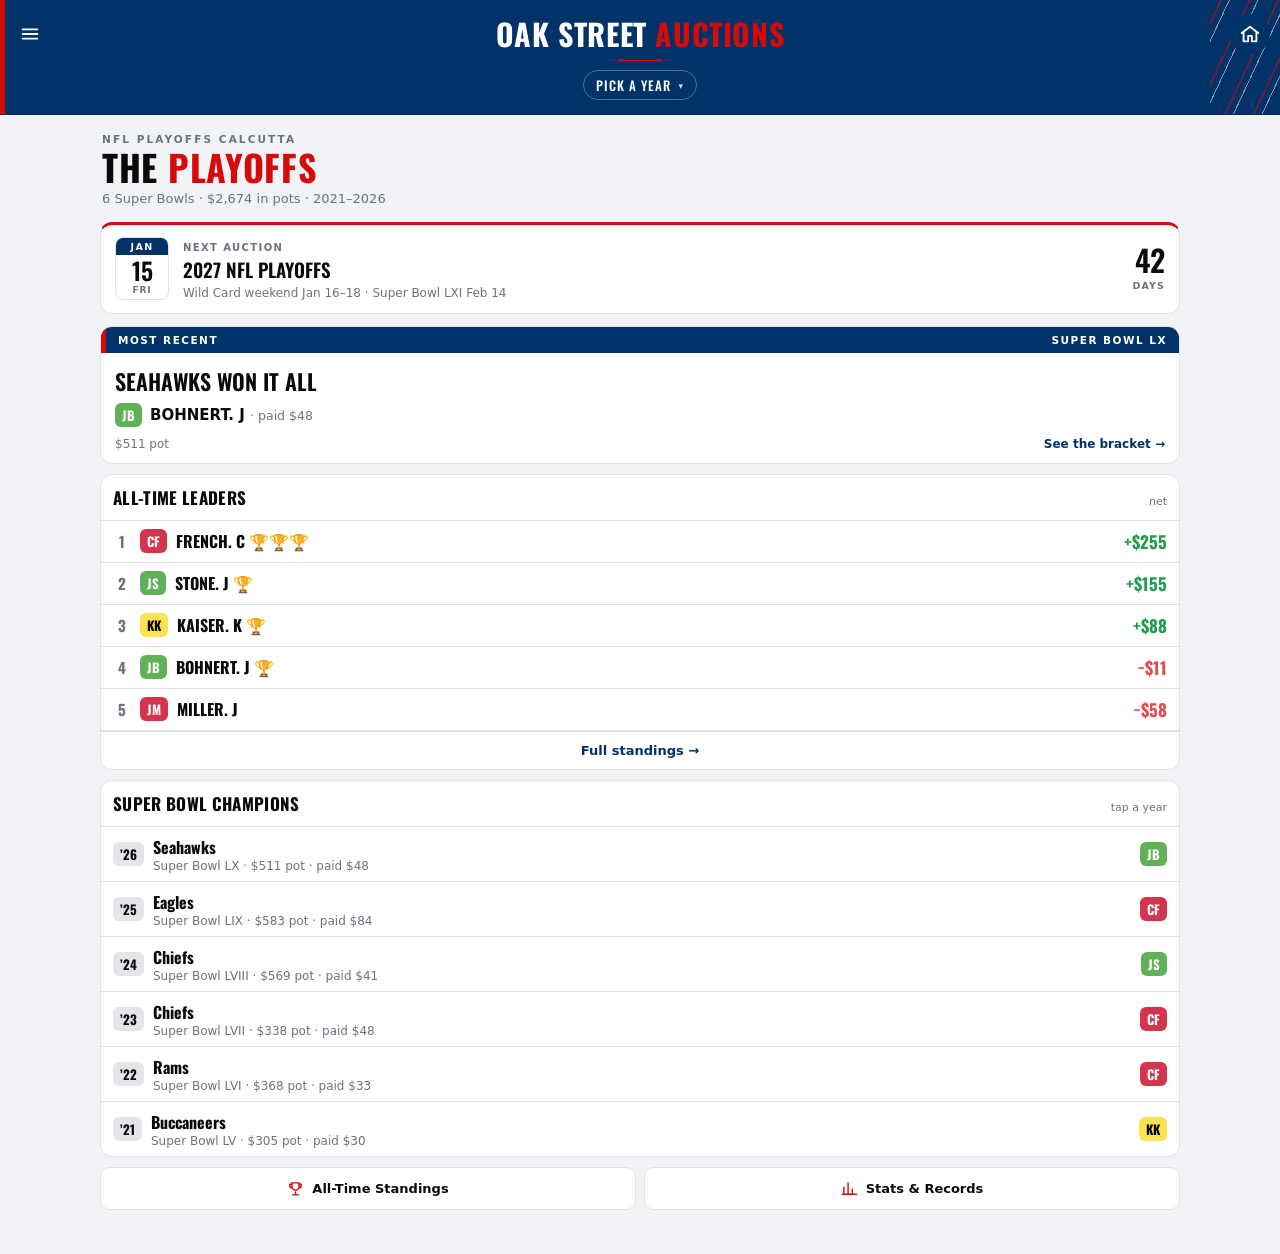
<file: nfl/index.html>
<!DOCTYPE html>
<html lang="en"><head><meta charset="utf-8">
<meta name="viewport" content="width=device-width, initial-scale=1, viewport-fit=cover">
<meta name="theme-color" content="#013369">
<link rel="apple-touch-icon" href="/apple-touch-icon.png"><link rel="icon" href="/apple-touch-icon.png">
<title>Oak Street Auctions · NFL Playoffs</title>
<meta name="description" content="NFL Playoffs Calcutta: bracket, payouts, standings and every Super Bowl since 2021.">
<meta property="og:title" content="Oak Street Auctions · NFL Playoffs">
<meta property="og:description" content="NFL Playoffs Calcutta: bracket, payouts, standings and every Super Bowl since 2021.">
<meta property="og:url" content="https://oakstreetauctions.github.io/nfl/">
<meta property="og:image" content="https://oakstreetauctions.github.io/apple-touch-icon.png">
<meta property="og:type" content="website">
<link rel="preconnect" href="https://fonts.googleapis.com"><link rel="preconnect" href="https://fonts.gstatic.com" crossorigin>
<link href="https://fonts.googleapis.com/css2?family=Oswald:wght@400;500;600;700&display=swap" rel="stylesheet">
<style>
:root{--bg:#f2f3f6;--fg:#0a0a0a;--card:#fff;--line:#dfe2e8;--mut:#6a7280;--seg:#e3e5ea;--sel:#fff;--navy:#013369;--red:#D50A0A;--acc:#013369;--pos:#1f9d4a;--neg:#e5484d;
  --body:"Oswald","Arial Narrow",system-ui,sans-serif;--ui:-apple-system,BlinkMacSystemFont,"SF Pro Text",system-ui,"Segoe UI",sans-serif}
@media(prefers-color-scheme:dark){:root:not([data-theme="light"]){--bg:#090b0e;--fg:#f2f4f7;--card:#14181d;--line:#262c35;--mut:#8f98a6;--seg:#1a1f26;--sel:#353c47;--acc:#6f9bff}}
:root[data-theme="dark"]{--bg:#090b0e;--fg:#f2f4f7;--card:#14181d;--line:#262c35;--mut:#8f98a6;--seg:#1a1f26;--sel:#353c47;--acc:#6f9bff}
*{box-sizing:border-box;-webkit-tap-highlight-color:transparent}
html{-webkit-text-size-adjust:100%}
body{margin:0;background:var(--bg);color:var(--fg);font:14px/1.3 var(--ui)}
/* ===== shared Oak Street shell: header, hamburger menu, year picker, nav ===== */
header{position:relative;overflow:hidden;background:var(--navy);color:#fff;padding:calc(env(safe-area-inset-top,0px) + 18px) 48px 14px;text-align:center;border-bottom:1px solid #0d2a52}
header:before{content:"";position:absolute;left:0;top:0;bottom:0;width:5px;background:var(--red)}
header:after{content:"";position:absolute;right:0;top:0;bottom:0;width:70px;background:repeating-linear-gradient(115deg,transparent 0 9px,var(--red) 9px 11px,transparent 11px 17px,#fff 17px 18px,transparent 18px 26px);opacity:.5;pointer-events:none}
header h1{position:relative;z-index:1;margin:0;font:700 30px/1.05 var(--body);letter-spacing:.02em;text-transform:uppercase;cursor:pointer}
header h1 span{display:block;color:#D50A0A}@media(min-width:600px){header h1 span{display:inline}}
header .rule{position:relative;z-index:1;width:44px;height:1px;background:#D50A0A;margin:10px auto 0}
.burger{position:absolute;z-index:2;left:10px;top:calc(env(safe-area-inset-top,0px) + 14px);width:40px;height:40px;border:0;background:none;color:#fff;cursor:pointer;display:flex;align-items:center;justify-content:center;border-radius:6px}
.burger:hover{background:rgba(255,255,255,.1)}.burger svg{width:22px;height:22px}
.evpick{position:relative;z-index:1;display:inline-flex;align-items:center;gap:7px;margin-top:9px;padding:4px 12px;border:1px solid rgba(255,255,255,.3);border-radius:999px;font:500 13px var(--body);letter-spacing:.08em;text-transform:uppercase}
.evpick .car3{font-size:9px;opacity:.85}.evpick.plain{border:0;padding:0;margin-top:8px;opacity:.9}
.evpick select{position:absolute;inset:0;opacity:0;width:100%;height:100%;cursor:pointer;font-size:16px}
nav{position:sticky;top:0;z-index:5;background:var(--navy);display:flex;padding:0 8px;justify-content:center;border-bottom:1px solid #0d2a52;box-shadow:0 2px 8px rgba(0,0,0,.1)}
nav button{flex:1 1 0;max-width:160px;appearance:none;border:0;background:none;color:rgba(255,255,255,.66);font:500 14px var(--body);letter-spacing:.06em;text-transform:uppercase;padding:13px 2px 11px;border-bottom:2px solid transparent;cursor:pointer}
nav button:hover{color:#fff}nav button.on{color:#fff;border-bottom-color:#D50A0A}
.drawer{position:fixed;inset:0;z-index:60;display:none}.drawer.on{display:block}
.drawer-bg{position:absolute;inset:0;background:rgba(5,12,25,.5);animation:fade .15s}
.drawer-card{position:absolute;left:0;top:0;bottom:0;width:min(330px,88vw);background:var(--bg);overflow:auto;box-shadow:6px 0 30px rgba(0,0,0,.25);animation:slide .2s ease-out;padding-bottom:calc(24px + env(safe-area-inset-bottom,0px))}
@keyframes slide{from{transform:translateX(-100%)}to{transform:none}}@keyframes fade{from{opacity:0}to{opacity:1}}
.dr-head{background:var(--navy);color:#fff;border-left:5px solid var(--red);padding:calc(env(safe-area-inset-top,0px) + 18px) 16px 16px;display:flex;align-items:center;justify-content:space-between}
.dr-head b{font:700 21px/1.05 var(--body);text-transform:uppercase}.dr-head b span{color:#D50A0A}
.dr-head button{border:0;background:none;color:inherit;font-size:18px;cursor:pointer;width:36px;height:36px}
.dr-link{text-decoration:none;display:flex;align-items:center;gap:12px;width:100%;border:0;background:none;color:var(--fg);text-align:left;padding:11px 16px;font:600 14px var(--ui);cursor:pointer;border-left:3px solid transparent}
.dr-link:hover{background:var(--seg)}.dr-link.on{border-left-color:var(--red);background:var(--seg)}
.dr-link .ic{width:20px;display:flex;justify-content:center;color:var(--red)}
.dr-div{display:flex;align-items:center;gap:10px;padding:12px 16px 2px;font:600 9.5px var(--ui);letter-spacing:.16em;text-transform:uppercase;color:var(--mut)}
.dr-div::after{content:"";flex:1;height:1px;background:var(--line)}
.dr-grid{display:grid;grid-template-columns:repeat(3,minmax(0,1fr));gap:6px;padding:10px 16px 8px}
.dr-cell{height:34px;border:1px solid var(--line);border-left:3px solid var(--red);border-radius:4px;background:var(--card);color:var(--fg);font:600 12.5px var(--ui);cursor:pointer;padding:0}
.dr-cell:hover{background:var(--seg)}.dr-cell.on{background:var(--red);border-color:var(--red);color:#fff}
/* ===== page ===== */
.wrap{max-width:1100px;margin:0 auto;padding:12px 10px calc(30px + env(safe-area-inset-bottom,0px))}
.sub{font:12px var(--ui);color:var(--mut);margin:0 0 8px}
.tabs{display:flex;gap:2px;background:var(--seg);padding:2px;border-radius:10px;margin-bottom:10px;overflow-x:auto;scrollbar-width:none}
.tabs::-webkit-scrollbar{display:none}
.tab{flex:1 0 auto;padding:7px 11px;border:0;border-radius:8px;background:transparent;color:var(--mut);font:600 13px var(--ui);white-space:nowrap;cursor:pointer}
.tab.on{background:var(--sel);color:var(--fg);box-shadow:0 1px 3px rgba(0,0,0,.2)}
.tabs.sm{margin:0;display:inline-flex;overflow:visible}.tabs.sm .tab{flex:0 0 auto;padding:5px 11px;font-size:12px}
.bracket{display:flex;gap:8px;overflow-x:auto;padding-bottom:12px;-webkit-overflow-scrolling:touch}
.col{flex:0 0 176px;display:flex;flex-direction:column}
.col h4{margin:0 0 5px;padding-bottom:4px;border-bottom:1px solid var(--line);font:600 11px var(--ui);text-transform:uppercase;letter-spacing:.08em;color:var(--mut);text-align:center}
.games{flex:1;display:flex;flex-direction:column;justify-content:space-around}
.g{display:flex;flex-direction:column;justify-content:center;gap:3px;padding:3px;margin:3px 0;border:1px solid var(--line);border-radius:10px;background:var(--card);box-shadow:0 1px 3px rgba(0,0,0,.1)}
.gl{font:600 10px var(--ui);letter-spacing:.08em;text-transform:uppercase;color:var(--mut);padding:1px 4px 0}
.slot{display:flex;align-items:center;gap:6px;height:38px;padding:0 8px 0 0;border-radius:7px;font:500 15px var(--body);white-space:nowrap;background:#fff;color:#111;overflow:hidden;border:1px solid #cfd4dc}
.slot b{align-self:stretch;display:grid;place-items:center;width:50px;flex:none;font:600 16px/1 var(--body);letter-spacing:.03em}
.slot i{font-style:normal;font-size:12px;opacity:.7;width:12px;text-align:right}
.slot span{flex:1;overflow:hidden;text-overflow:ellipsis}
.slot em{font:700 16px var(--body);font-style:normal;font-variant-numeric:tabular-nums}
.slot.out{opacity:.35;text-decoration:line-through}.slot.fade{opacity:.15}
.slot.tbd{background:transparent;border:1px dashed var(--line);color:var(--mut);justify-content:center;padding:0;font-weight:500;letter-spacing:.1em}
.slot.bye{background:transparent;border:1px dashed var(--line);color:var(--mut);justify-content:center;padding:0;font:600 11px var(--ui);letter-spacing:.12em}
.dt,.tg{border-radius:6px;padding:2px 7px;font:700 13px var(--body);white-space:nowrap}
.tg{flex:none;min-width:40px;height:28px;padding:0 6px;display:grid;place-items:center;font:600 15px var(--body);letter-spacing:.03em}
.card{background:var(--card);border:1px solid var(--line);border-radius:12px;margin-bottom:10px;overflow:hidden}
.ch{display:flex;justify-content:space-between;align-items:baseline;gap:8px;padding:10px 12px;border-bottom:1px solid var(--line);font:700 17px var(--body);letter-spacing:.02em;text-transform:uppercase}
.ch span:last-child{font:500 11px var(--ui);color:var(--mut);text-transform:none;letter-spacing:0}
.r{display:flex;align-items:center;gap:9px;padding:8px 12px;border-bottom:1px solid var(--line)}
.r:last-child{border-bottom:0}.r.tap{cursor:pointer}.r.tap:hover{background:var(--seg)}
.rk{width:18px;font:700 15px var(--body);text-align:center;color:var(--mut)}
.rm{flex:1;min-width:0;display:flex;flex-direction:column}
.rm b{font:700 16px var(--body);white-space:nowrap;overflow:hidden;text-overflow:ellipsis}
.rm b small{font:500 12px var(--ui);color:var(--mut)}
.rm small{font:12px var(--ui);color:var(--mut);white-space:nowrap;overflow:hidden;text-overflow:ellipsis}
.rv{font:700 17px var(--body);white-space:nowrap;text-align:right;font-variant-numeric:tabular-nums}
.rv small{display:block;font:12px var(--ui);color:var(--mut)}
.rl{font:600 10.5px var(--ui);letter-spacing:.12em;text-transform:uppercase;color:var(--mut);padding:10px 12px 2px}
.tw{background:var(--card);border:1px solid var(--line);border-radius:12px;overflow:auto;-webkit-overflow-scrolling:touch}
.tw table{border-collapse:separate;border-spacing:0;min-width:100%}
.tw th{position:sticky;top:0;z-index:3;background:var(--card);font:600 11px var(--ui);text-transform:uppercase;letter-spacing:.05em;color:var(--mut);padding:6px 7px;text-align:right;border-bottom:1px solid var(--line);white-space:nowrap}
.tw th small{display:block;font:500 10px var(--ui);letter-spacing:0;text-transform:none}
.tw td{height:46px;padding:0 7px;text-align:right;font:700 15px var(--body);white-space:nowrap;border-top:1px solid var(--line);font-variant-numeric:tabular-nums}
.tw .c1{position:sticky;left:0;z-index:2;background:var(--card);text-align:left;min-width:136px;max-width:150px;overflow:hidden;box-shadow:1px 0 0 var(--line)}
.tw .c9{position:sticky;right:0;z-index:2;background:var(--card);min-width:58px;box-shadow:-1px 0 0 var(--line);font-weight:800}
.tw th.c1,.tw th.c9{z-index:4}
.tw .gh td{background:var(--bg);height:auto;padding:7px 10px;text-align:left;font:600 11px var(--ui);text-transform:uppercase;letter-spacing:.07em;color:var(--mut)}
.tw .gh td .gt{position:sticky;left:10px}
.tc{display:flex;align-items:center;gap:7px}.tc .rm b{font-size:15px}
.tw .out .rm b{color:var(--mut)}
.pos{color:var(--pos)}.neg{color:var(--neg)}
.ah{display:flex;justify-content:space-between;align-items:center;gap:8px;margin:0 2px 6px;font:12px var(--ui);color:var(--mut)}
.sel{display:block;width:100%;font:600 14px var(--ui);padding:9px 10px;border:1px solid var(--line);border-radius:10px;background:var(--card);color:var(--fg);margin-bottom:8px}
.card>.sel{width:calc(100% - 24px);margin:8px 12px}
.sg{background:var(--card);border:1px solid var(--line);border-radius:12px;padding:8px 10px;margin-bottom:8px}
.sgh{display:flex;align-items:center;gap:8px;margin-bottom:6px;font:700 14px var(--ui)}.sgh small{margin-left:auto;color:var(--mut);font:12px var(--ui)}
.sgh .lv{color:#e0242f}
.net{font:700 11px var(--ui);background:var(--fg);color:var(--bg);padding:3px 8px;border-radius:99px;letter-spacing:.03em}
.sgt{display:flex;align-items:center;gap:8px;min-height:36px;font:700 18px var(--body)}
.sgt i{font:600 12px var(--ui);font-style:normal;color:var(--mut);width:14px;text-align:right}
.sgt span{flex:1;min-width:0;overflow:hidden;text-overflow:ellipsis;white-space:nowrap}
.sgt em{font:700 18px var(--body);font-style:normal;font-variant-numeric:tabular-nums;color:var(--mut);min-width:30px;text-align:right}
.sgt em.w{color:var(--fg)}.sgt.lost span{color:var(--mut)}
table.atg{border-collapse:collapse;width:100%;font:600 12px var(--ui);font-variant-numeric:tabular-nums}
table.atg th,table.atg td{padding:7px 4px;text-align:right;border-bottom:1px solid var(--line);white-space:nowrap}
table.atg th{font:600 11px var(--ui);color:var(--mut)}table.atg .c1{text-align:left;width:1%;padding-left:12px}
table.atg td:last-child,table.atg th:last-child{padding-right:12px}
.hbr{display:grid;grid-template-columns:44px minmax(0,1fr) 52px;gap:8px;align-items:center;padding:4px 12px;font:600 12px var(--ui)}
.hbr b{text-align:right;font-variant-numeric:tabular-nums}
.hbt{position:relative;height:10px;background:var(--seg);border-radius:3px;overflow:hidden}
.hbt i{position:absolute;top:0;bottom:0}.hbt .mid{left:50%;width:1px;background:var(--mut);opacity:.5}.hbt .fill{border-radius:3px;max-width:100%}
.note{font:12px var(--ui);color:var(--mut);padding:8px 12px 12px}
.tiles{display:grid;grid-template-columns:repeat(4,minmax(0,1fr));gap:6px;padding:0 12px 6px}
.tiles div{background:var(--seg);border-radius:8px;padding:7px 8px}
.tiles small{display:block;font:600 10px var(--ui);color:var(--mut);text-transform:uppercase;letter-spacing:.08em}
.tiles b{font:700 18px var(--body)}
.yrh{display:grid;grid-template-columns:auto minmax(0,1fr) auto;gap:8px;align-items:baseline;padding:9px 12px 4px;border-top:1px solid var(--line);font:600 12px var(--ui)}
.yrh span{color:var(--mut);font-weight:500}.yrh b{font:700 16px var(--body)}
.yrr{display:grid;grid-template-columns:auto minmax(0,1fr) 40px 46px 56px;gap:6px;align-items:center;padding:4px 12px;font:600 13px var(--ui);font-variant-numeric:tabular-nums}
.yrr>span:nth-child(n+3){text-align:right}.yrr small{color:var(--mut);font-weight:500}
.drill{background:var(--seg);padding:4px 0 6px;border-bottom:1px solid var(--line)}
.foot{text-align:center;margin:14px 0 4px;font-size:11px}
@media(min-width:700px){.col{flex-basis:210px}}

/* chip initials: optically centered (Oswald sits its capitals ~.05em low; letter-spacing adds space after the last letter) */
.dt{padding:calc(2px - .02em) 7px calc(2px + .02em)}
.tg{padding:0 6px 1.2px;text-indent:.03em}.slot b{padding:0 0 .055em;text-indent:.03em}
/* ===== home page ===== */
.hm{padding:6px 2px 4px}.hm .k{font:600 10.5px var(--ui);letter-spacing:.2em;text-transform:uppercase;color:var(--mut)}
.hm h2{margin:4px 0 2px;font:700 36px/1 var(--body);text-transform:uppercase;letter-spacing:.02em}.hm h2 span{color:var(--red)}
.hm p{margin:6px 0 0;font:13px var(--ui);color:var(--mut)}
.nxc{display:grid;grid-template-columns:auto minmax(0,1fr) auto;gap:14px;align-items:center;background:var(--card);border:1px solid var(--line);border-top:3px solid var(--red);border-radius:12px;padding:12px 14px;margin:12px 0}
.nxc .cal{width:54px;text-align:center;border:1px solid var(--line);border-radius:8px;overflow:hidden}.nxc .cal b{display:block;background:var(--navy);color:#fff;font:700 9.5px var(--ui);letter-spacing:.14em;padding:3px 0}
.nxc .cal strong{display:block;font:600 24px/1.15 var(--body);padding-top:2px}.nxc .cal small{display:block;font:600 9px var(--ui);color:var(--mut);letter-spacing:.1em;text-transform:uppercase;padding-bottom:4px}
.nxc .m small{font:600 10px var(--ui);letter-spacing:.14em;text-transform:uppercase;color:var(--mut)}.nxc .m b{display:block;font:600 19px var(--body);text-transform:uppercase}.nxc .m span{font:12px var(--ui);color:var(--mut)}
.nxc .cd{text-align:right}.nxc .cd strong{display:block;font:600 30px/1 var(--body)}.nxc .cd small{font:600 9.5px var(--ui);letter-spacing:.12em;text-transform:uppercase;color:var(--mut)}
.feat{display:block;width:100%;text-align:left;background:var(--card);border:1px solid var(--line);border-radius:12px;overflow:hidden;margin-bottom:10px;padding:0;cursor:pointer;color:inherit;font:inherit}
.feat .band{display:flex;justify-content:space-between;background:var(--navy);color:#fff;padding:7px 12px;font:600 10.5px var(--ui);letter-spacing:.14em;text-transform:uppercase;border-left:5px solid var(--red)}
.feat .bd{padding:12px 14px}.feat .ev{font:600 22px var(--body);text-transform:uppercase}.feat .ch2{display:flex;align-items:center;gap:8px;margin-top:6px;font:600 15px var(--ui)}.feat .ch2 small{color:var(--mut);font-weight:500}
.feat .ft{display:flex;justify-content:space-between;margin-top:10px;font:12px var(--ui);color:var(--mut)}.feat .ft b{color:var(--acc);font-weight:600}
.qlinks{display:grid;grid-template-columns:1fr 1fr;gap:8px;margin:4px 0 8px}.qlinks button{display:flex;align-items:center;justify-content:center;gap:8px;background:var(--card);border:1px solid var(--line);border-radius:10px;padding:12px;font:600 13px var(--ui);color:var(--fg);cursor:pointer}.qlinks svg{color:var(--red)}
.more2{display:block;width:100%;border:0;border-top:1px solid var(--line);background:none;color:var(--acc);font:600 13px var(--ui);padding:11px;cursor:pointer}

/* home button (top right): back to the Oak Street Auctions main page */
.osh{position:absolute;z-index:3;right:10px;top:calc(env(safe-area-inset-top,0px) + 14px);width:40px;height:40px;display:flex;align-items:center;justify-content:center;border-radius:50%;color:inherit;text-decoration:none;background:inherit}
.osh:hover{background:rgba(255,255,255,.12)}.osh svg{width:22px;height:22px}

/* share results button */
.shr{display:flex;align-items:center;justify-content:center;gap:8px;width:100%;margin:0 0 4px;padding:12px;border:1px solid var(--line);border-radius:10px;background:var(--card);color:var(--fg);font:600 14px var(--ui);cursor:pointer}.shr svg{color:var(--red)}

/* one look for every letter: no "ff"/"fi" ligatures (some display fonts draw them in a different style) */
body{font-variant-ligatures:no-common-ligatures}
.sgt .tg{flex:0 0 auto}

/* ===== drill-down sheet: one team, one bidder (same idea as the golf site) ===== */
.yrr.tap{cursor:pointer}.yrr.tap:hover{background:var(--seg)}
.dsh{position:fixed;inset:0;z-index:70;display:none}.dsh.on{display:block}
.dsh .bg{position:absolute;inset:0;background:rgba(0,0,0,.5);animation:fade .15s}
.dsh .cd{position:absolute;left:0;right:0;bottom:0;max-height:88vh;overflow:auto;background:var(--bg);border-radius:14px 14px 0 0;box-shadow:0 -6px 30px rgba(0,0,0,.3);animation:upp .2s ease-out;padding-bottom:calc(14px + env(safe-area-inset-bottom,0px))}
@keyframes upp{from{transform:translateY(40px);opacity:.4}to{transform:none;opacity:1}}
@media(min-width:700px){.dsh .cd{left:50%;right:auto;width:600px;transform:translateX(-50%);bottom:auto;top:8vh;border-radius:12px;animation:fade .15s}}
.dsh .hd{position:sticky;top:0;z-index:1;background:var(--navy);color:#fff;border-left:5px solid var(--red);padding:14px 16px 12px}
.dsh .hd h3{margin:0;font:700 26px/1.05 var(--body);text-transform:uppercase;letter-spacing:.02em;padding-right:40px}
.dsh .hd .mt{display:flex;align-items:center;gap:8px;flex-wrap:wrap;margin-top:6px;font:500 12.5px var(--ui);color:rgba(255,255,255,.8)}
.dsh .hd .x{position:absolute;right:10px;top:10px;width:32px;height:32px;border-radius:50%;border:1px solid rgba(255,255,255,.35);background:none;color:#fff;font-size:15px;cursor:pointer}
.dsh .chips{display:flex;gap:6px;overflow-x:auto;padding:12px 12px 4px;scrollbar-width:none}.dsh .chips::-webkit-scrollbar{display:none}
.dsh .chips button{flex:0 0 auto;display:flex;align-items:center;gap:6px;border:1px solid var(--line);background:var(--card);color:var(--fg);border-radius:999px;padding:4px 10px 4px 4px;font:600 12px var(--ui);cursor:pointer}
.dsh .chips button.on{border-color:var(--red);box-shadow:0 0 0 1px var(--red) inset}
.dsh .tl{display:grid;grid-template-columns:repeat(2,minmax(0,1fr));gap:8px;padding:8px 12px 12px}
.dsh .tl div{background:var(--card);border:1px solid var(--line);border-radius:10px;padding:9px 11px;min-width:0}
.dsh .tl small{display:block;font:600 9.5px var(--ui);letter-spacing:.12em;text-transform:uppercase;color:var(--mut)}
.dsh .tl b{display:block;font:600 22px var(--body);margin-top:2px}.dsh .tl i{display:block;font:500 11.5px var(--ui);font-style:normal;color:var(--mut);white-space:nowrap;overflow:hidden;text-overflow:ellipsis}
.dsh .rows{margin:0 12px;background:var(--card);border:1px solid var(--line);border-radius:12px;overflow:hidden}
.dsh .rw{display:grid;grid-template-columns:minmax(0,1fr) 50px 54px 60px;gap:6px;align-items:center;padding:9px 12px;border-bottom:1px solid var(--line);font:600 13px var(--ui);font-variant-numeric:tabular-nums;cursor:pointer}
.dsh .rw:last-child{border-bottom:0}.dsh .rw:hover{background:var(--seg)}.dsh .rw>span:nth-child(n+2){text-align:right}
.dsh .rw.h{cursor:default;font:600 10px var(--ui);letter-spacing:.1em;text-transform:uppercase;color:var(--mut)}.dsh .rw.h:hover{background:none}
.dsh .rw.dim{opacity:.4}.dsh .rw .t1{display:flex;align-items:center;gap:7px}.dsh .rw .t2{display:block;font:500 11px var(--ui);color:var(--mut);margin-top:2px}
.dsh .nt{font:12px var(--ui);color:var(--mut);padding:10px 14px 0}

/* All-Time page theme */
.atp{--at-a:var(--red);--at-th:var(--navy);--at-thf:#fff;--at-f:var(--body);--at-shf:600 17px var(--body)}
.atp .atp-k{font:600 22px var(--body);text-transform:uppercase;letter-spacing:.04em}
.atp .atp-chips button.on{background:var(--navy);border-color:var(--navy)}
</style><link rel="stylesheet" href="/alltime.css">
</head>
<body>
<header><a class="osh" href="/" aria-label="Oak Street Auctions home" title="Oak Street Auctions home"><svg viewBox="0 0 24 24" fill="none" stroke="currentColor" stroke-width="2" stroke-linecap="round" stroke-linejoin="round"><path d="M3 11l9-7 9 7"/><path d="M5 10v10h5v-6h4v6h5V10"/></svg></a><button class="burger" id="burger" aria-label="Open menu" onclick="dr(1)"><svg viewBox="0 0 24 24" fill="none" stroke="currentColor" stroke-width="2" stroke-linecap="round"><path d="M4 7h16M4 12h16M4 17h16"/></svg></button><h1 onclick="go('home')">Oak Street <span>Auctions</span></h1><div class="rule"></div><div class="evpick" id="evpick"></div></header>
<nav id="nav"></nav>
<div class="drawer" id="drawer"><div class="drawer-bg" onclick="dr(0)"></div><div class="drawer-card" id="drawerCard" role="dialog" aria-label="Menu"></div></div>
<div class="wrap">
<div class="tabs" id="tabs"></div>
<div id="main"></div>
<div class="sub foot" id="st"></div>
</div>
<script src="/alltime.js"></script>
<script>
/* ===== NFL Playoff auction. Each year: payout % per win (Wild Card, Divisional, Conference, Super Bowl),
   the 14 teams with conference, seed and buyer(s) + price, and the playoff games (from ESPN).
   A new year only needs pay + teams and espn:true; the games then come from ESPN live. ===== */
const YEARS={"2021":{"pay":[3.5,6.5,15,23],"teams":[["AFC",1,"KC",[["KAISER. K",40]]],["AFC",2,"BUF",[["BOHNERT. J",30]]],["AFC",3,"PIT",[["BRADBURY. C",20]]],["AFC",4,"TEN",[["BRADBURY. C",25]]],["AFC",5,"BAL",[["FLATH. H",15]]],["AFC",6,"CLE",[["BOHNERT. J",10]]],["AFC",7,"IND",[["BRADBURY. C",15]]],["NFC",1,"GB",[["FLATH. H",35]]],["NFC",2,"NO",[["FRENCH. C",30]]],["NFC",3,"SEA",[["FLATH. H",25]]],["NFC",4,"WSH",[["BRADBURY. C",10]]],["NFC",5,"TB",[["KAISER. K",30]]],["NFC",6,"LAR",[["FRENCH. C",10]]],["NFC",7,"CHI",[["BOHNERT. J",10]]]],"games":[[1,"2021-01-09T18:05Z","CBS","IND",24,"BUF",27],[1,"2021-01-09T21:40Z","Fox","LAR",30,"SEA",20],[1,"2021-01-10T01:15Z","NBC","TB",31,"WSH",23],[1,"2021-01-10T18:05Z","ABC","BAL",20,"TEN",13],[1,"2021-01-10T21:40Z","CBS","CHI",9,"NO",21],[1,"2021-01-11T01:15Z","NBC","CLE",48,"PIT",37],[2,"2021-01-16T21:35Z","Fox","LAR",18,"GB",32],[2,"2021-01-17T01:15Z","NBC","BAL",3,"BUF",17],[2,"2021-01-17T20:05Z","CBS","CLE",17,"KC",22],[2,"2021-01-17T23:40Z","Fox","TB",30,"NO",20],[3,"2021-01-24T20:05Z","Fox","TB",31,"GB",26],[3,"2021-01-24T23:40Z","CBS","BUF",24,"KC",38],[5,"2021-02-07T23:30Z","CBS","KC",9,"TB",31]]},"2022":{"pay":[5,7,12,18],"teams":[["AFC",1,"TEN",[["BRADBURY. C",36]]],["AFC",2,"KC",[["KAISER. K",39]]],["AFC",3,"BUF",[["BOHNERT. J",38]]],["AFC",4,"CIN",[["FLATH. H",30]]],["AFC",5,"LV",[["BRADBURY. C",13]]],["AFC",6,"NE",[["BRADBURY. C",15]]],["AFC",7,"PIT",[["KAISER. K",5]]],["NFC",1,"GB",[["FLATH. H",45]]],["NFC",2,"TB",[["KAISER. K",38]]],["NFC",3,"DAL",[["BOHNERT. J",25]]],["NFC",4,"LAR",[["FRENCH. C",33]]],["NFC",5,"ARI",[["BRADBURY. C",25]]],["NFC",6,"SF",[["BRADBURY. C",21]]],["NFC",7,"PHI",[["FRENCH. C",5]]]],"games":[[1,"2022-01-15T21:30Z","NBC","LV",19,"CIN",26],[1,"2022-01-16T01:15Z","CBS","NE",17,"BUF",47],[1,"2022-01-16T18:00Z","Fox","PHI",15,"TB",31],[1,"2022-01-16T21:30Z","CBS","SF",23,"DAL",17],[1,"2022-01-17T01:15Z","NBC","PIT",21,"KC",42],[1,"2022-01-18T01:15Z","ABC","ARI",11,"LAR",34],[2,"2022-01-22T21:30Z","CBS","CIN",19,"TEN",16],[2,"2022-01-23T01:15Z","Fox","SF",13,"GB",10],[2,"2022-01-23T20:00Z","NBC","LAR",30,"TB",27],[2,"2022-01-23T23:30Z","CBS","BUF",36,"KC",42],[3,"2022-01-30T20:00Z","CBS","CIN",27,"KC",24],[3,"2022-01-30T23:30Z","Fox","SF",17,"LAR",20],[5,"2022-02-13T23:30Z","NBC","LAR",23,"CIN",20]]},"2023":{"pay":[6,8,10,12],"teams":[["AFC",1,"KC",[["FRENCH. C",48]]],["AFC",2,"BUF",[["BRADBURY. C",35],["FLATH. H",35]]],["AFC",3,"CIN",[["KAISER. K",42]]],["AFC",4,"JAX",[["BOHNERT. J",15]]],["AFC",5,"LAC",[["KAISER. K",18]]],["AFC",6,"BAL",[["BRADBURY. C",6]]],["AFC",7,"MIA",[["KAISER. K",5]]],["NFC",1,"PHI",[["FRENCH. C",34]]],["NFC",2,"SF",[["BOHNERT. J",34]]],["NFC",3,"MIN",[["BRADBURY. C",17]]],["NFC",4,"TB",[["KAISER. K",14]]],["NFC",5,"DAL",[["FLATH. H",15]]],["NFC",6,"NYG",[["FLATH. H",10]]],["NFC",7,"SEA",[["KAISER. K",10]]]],"games":[[1,"2023-01-14T21:30Z","Fox","SEA",23,"SF",41],[1,"2023-01-15T01:15Z","NBC","LAC",30,"JAX",31],[1,"2023-01-15T18:00Z","CBS","MIA",31,"BUF",34],[1,"2023-01-15T21:50Z","Fox","NYG",31,"MIN",24],[1,"2023-01-16T01:15Z","NBC","BAL",17,"CIN",24],[1,"2023-01-17T01:15Z","ABC","DAL",31,"TB",14],[2,"2023-01-21T21:30Z","NBC","JAX",20,"KC",27],[2,"2023-01-22T01:15Z","Fox","NYG",7,"PHI",38],[2,"2023-01-22T20:00Z","CBS","CIN",27,"BUF",10],[2,"2023-01-22T23:30Z","Fox","DAL",12,"SF",19],[3,"2023-01-29T20:00Z","Fox","SF",7,"PHI",31],[3,"2023-01-29T23:30Z","CBS","CIN",20,"KC",23],[5,"2023-02-12T23:30Z","Fox","KC",38,"PHI",35]]},"2024":{"pay":[6,8,10,12],"teams":[["AFC",1,"BAL",[["FLATH. H",75]]],["AFC",2,"BUF",[["KAISER. K",54]]],["AFC",3,"KC",[["STONE. J",41]]],["AFC",4,"HOU",[["BRADBURY. C",36]]],["AFC",5,"CLE",[["FLATH. H",40]]],["AFC",6,"MIA",[["FRENCH. C",28]]],["AFC",7,"PIT",[["STONE. J",18]]],["NFC",1,"SF",[["KAISER. K",78]]],["NFC",2,"DAL",[["FLATH. H",50]]],["NFC",3,"DET",[["FRENCH. C",45]]],["NFC",4,"TB",[["STONE. J",25]]],["NFC",5,"PHI",[["FRENCH. C",34]]],["NFC",6,"LAR",[["BRADBURY. C",27]]],["NFC",7,"GB",[["FRENCH. C",18]]]],"games":[[1,"2024-01-13T21:30Z","NBC","CLE",14,"HOU",45],[1,"2024-01-14T01:00Z","Peacock","MIA",7,"KC",26],[1,"2024-01-14T21:30Z","Fox","GB",48,"DAL",32],[1,"2024-01-15T01:15Z","NBC","LAR",23,"DET",24],[1,"2024-01-15T21:30Z","CBS","PIT",17,"BUF",31],[1,"2024-01-16T01:15Z","ESPN","PHI",9,"TB",32],[2,"2024-01-20T21:30Z","ESPN","HOU",10,"BAL",34],[2,"2024-01-21T01:15Z","Fox","GB",21,"SF",24],[2,"2024-01-21T20:00Z","NBC","TB",23,"DET",31],[2,"2024-01-21T23:30Z","CBS","KC",27,"BUF",24],[3,"2024-01-28T20:00Z","CBS","KC",17,"BAL",10],[3,"2024-01-28T23:30Z","Fox","DET",31,"SF",34],[5,"2024-02-11T23:30Z","CBS","SF",22,"KC",25]]},"2025":{"pay":[6,8,10,12],"teams":[["AFC",1,"KC",[["KAISER. K",62]]],["AFC",2,"BUF",[["BRADBURY. C",65]]],["AFC",3,"BAL",[["FLATH. H",60]]],["AFC",4,"HOU",[["KAISER. K",25]]],["AFC",5,"LAC",[["FRENCH. C",38]]],["AFC",6,"PIT",[["BOHNERT. J",12]]],["AFC",7,"DEN",[["KAISER. K",10]]],["NFC",1,"DET",[["BOHNERT. J",68]]],["NFC",2,"PHI",[["FRENCH. C",84]]],["NFC",3,"TB",[["FLATH. H",30]]],["NFC",4,"LAR",[["BOHNERT. J",36]]],["NFC",5,"MIN",[["BRADBURY. C",35]]],["NFC",6,"WSH",[["KAISER. K",38]]],["NFC",7,"GB",[["FLATH. H",20]]]],"games":[[1,"2025-01-11T21:30Z","CBS","LAC",12,"HOU",32],[1,"2025-01-12T01:00Z","Prime Video","PIT",14,"BAL",28],[1,"2025-01-12T18:00Z","CBS","DEN",7,"BUF",31],[1,"2025-01-12T21:30Z","Fox","GB",10,"PHI",22],[1,"2025-01-13T01:00Z","NBC","WSH",23,"TB",20],[1,"2025-01-14T01:00Z","ESPN","MIN",9,"LAR",27],[2,"2025-01-18T21:30Z","ESPN","HOU",14,"KC",23],[2,"2025-01-19T01:00Z","Fox","WSH",45,"DET",31],[2,"2025-01-19T20:00Z","NBC","LAR",22,"PHI",28],[2,"2025-01-19T23:30Z","CBS","BAL",25,"BUF",27],[3,"2025-01-26T20:00Z","Fox","WSH",23,"PHI",55],[3,"2025-01-26T23:30Z","CBS","BUF",29,"KC",32],[5,"2025-02-09T23:30Z","Fox","KC",22,"PHI",40]]},"2026":{"pay":[6,8,10,12],"teams":[["AFC",1,"DEN",[["KAISER. K",80]]],["AFC",2,"NE",[["BRADBURY. C",55]]],["AFC",3,"JAX",[["KAISER. K",25]]],["AFC",4,"PIT",[["MILLER. J",15]]],["AFC",5,"HOU",[["FLATH. H",35]]],["AFC",6,"BUF",[["MILLER. J",50]]],["AFC",7,"LAC",[["FLATH. H",18]]],["NFC",1,"SEA",[["BOHNERT. J",48]]],["NFC",2,"CHI",[["KAISER. K",40]]],["NFC",3,"PHI",[["FLATH. H",15]]],["NFC",4,"CAR",[["KAISER. K",10]]],["NFC",5,"LAR",[["MILLER. J",70]]],["NFC",6,"SF",[["BRADBURY. C",25]]],["NFC",7,"GB",[["MILLER. J",25]]]],"games":[[1,"2026-01-10T21:30Z","Fox","LAR",34,"CAR",31],[1,"2026-01-11T01:00Z","Prime Video","GB",27,"CHI",31],[1,"2026-01-11T18:00Z","CBS","BUF",27,"JAX",24],[1,"2026-01-11T21:30Z","Fox","SF",23,"PHI",19],[1,"2026-01-12T01:15Z","NBC","LAC",3,"NE",16],[1,"2026-01-13T01:15Z","ESPN","HOU",30,"PIT",6],[2,"2026-01-17T21:30Z","CBS","BUF",30,"DEN",33],[2,"2026-01-18T01:00Z","Fox","SF",6,"SEA",41],[2,"2026-01-18T20:00Z","ESPN","HOU",16,"NE",28],[2,"2026-01-18T23:30Z","NBC","LAR",20,"CHI",17],[3,"2026-01-25T20:00Z","CBS","NE",10,"DEN",7],[3,"2026-01-25T23:30Z","Fox","LAR",27,"SEA",31],[5,"2026-02-08T23:30Z","NBC","SEA",29,"NE",13]]}};
const TEAMS={ARI:"Cardinals",ATL:"Falcons",BAL:"Ravens",BUF:"Bills",CAR:"Panthers",CHI:"Bears",CIN:"Bengals",CLE:"Browns",DAL:"Cowboys",DEN:"Broncos",DET:"Lions",GB:"Packers",HOU:"Texans",IND:"Colts",JAX:"Jaguars",KC:"Chiefs",LAC:"Chargers",LAR:"Rams",LV:"Raiders",MIA:"Dolphins",MIN:"Vikings",NE:"Patriots",NO:"Saints",NYG:"Giants",NYJ:"Jets",PHI:"Eagles",PIT:"Steelers",SEA:"Seahawks",SF:"49ers",TB:"Buccaneers",TEN:"Titans",WSH:"Commanders"};
const TNAME=(a,y)=>a==="WSH"&&+y<=2022?(+y===2021?"Football Team":"Commanders"):TEAMS[a]||a;
/* Bidder colors shared with the golf site (name, chip color, chip text), most senior first. */
const MASTER=[["STONE. B","#BDFD50","#000"],["MILLER. J","#D7BFFA","#000"],["WYNDHAM. R","#DD45DF","#fff"],["BOYD. D","#926531","#fff"],["BOYD IV. B","#CCD9F5","#000"],["HOUSE. C","#BDFDC8","#000"],["WOODWARD. R","#D7BFFA","#000"],["STONE. J","#FEFACD","#000"],["BOHNERT. J","#60B158","#fff"],["FLATH. B","#F19E38","#000"],["WILLIAMS. K","#60B158","#fff"],["CLAYTON. D","#000070","#fff"],["BRADBURY. C","#B2A7D2","#000"],["FLATH. H","#4A62D1","#fff"],["FRENCH. C","#D3354F","#fff"],["FOUGEROUSSE. D","#70D1F0","#000"],["KAISER. K","#FAE250","#000"],["BOYD II. B","#8529AE","#fff"],["OLSON. T","#F1C0D3","#000"],["BRADBURY. D","#EC5E2B","#000"],["BOYD III. B","#75140C","#fff"],["FIDLER. J","#BDFD50","#000"],["WOODWARD. N","#75140C","#fff"],["BOYD. B","#5C9790","#fff"],["MYERS. J","#EC5E2B","#000"],["POWELL. H","#F1C0D3","#000"],["THOMPSON. J","#BDFD50","#000"],["JERRELLS. L","#5D0E07","#fff"],["FLATER. B","#75FB4C","#000"],["FISH. JD","#926531","#fff"]];
/* NFL-only colors (override the golf list here) */
const NFLC={"MILLER. J":["#D3354F","#fff"],"STONE. J":["#60B158","#fff"]};
MASTER.forEach(m=>{if(NFLC[m[0]]){m[1]=NFLC[m[0]][0];m[2]=NFLC[m[0]][1]}});
const SPARE=["#1B3459","#8C2A65","#3A591B","#12B886","#F29085","#8C8C07","#499DF2","#E0177F","#2B2BD9","#AD0CF2"];
const RND=["Wild Card","Divisional","Conference","Super Bowl"],RS=["WC","DIV","CONF","SB"],WK={1:0,2:1,3:2,4:3,5:3};
const $=id=>document.getElementById(id);
const fm=n=>"$"+Math.round(n).toLocaleString(),sg=n=>(n=Math.round(n),(n<0?"−":n>0?"+":"")+fm(Math.abs(n))),cl=n=>(n=Math.round(n))<0?"neg":n>0?"pos":"";
const SC=n=>Math.round(n)<0?"var(--neg)":Math.round(n)>0?"var(--pos)":"inherit";
const lum=c=>{const n=parseInt(c.slice(1),16);return(.299*(n>>16)+.587*(n>>8&255)+.114*(n&255))/255};
const disp=n=>n.trim().toUpperCase().replace(/\.\s*/,". "); // LAST. F, the same as the golf site
const autoTag=(n,three)=>{const m=n.match(/^(.+?)\.\s*([A-Z]{1,3})$/);if(!m)return n.slice(0,2).toUpperCase();const w=m[1].split(/\s+/),sx={II:"2",III:"3",IV:"4"}[w[w.length-1]];const l=w[0].replace(/[^A-Z]/g,"");return sx?m[2]+l[0]+sx:three?m[2]+l.slice(0,2):m[2]+l[0]};
/* chips for one year (or everyone, on all-time pages): master colors by seniority, a clash gives the junior bidder a spare color;
   tags are two letters unless two bidders share them, then both get three */
function mkLook(names){const MI=new Map(MASTER.map((m,i)=>[m[0],i])),usedC=new Set(),usedT=new Set(),L={},cnt2={};let sp=0;
  names.forEach(n=>{if(!/\d$/.test(autoTag(n,1))){const k=autoTag(n,0);cnt2[k]=(cnt2[k]||0)+1}}); // two bidders sharing initials: both get three letters
  names.slice().sort((a,b)=>(MI.has(a)?MI.get(a):999)-(MI.has(b)?MI.get(b):999)||a.localeCompare(b)).forEach(n=>{const m=MASTER[MI.get(n)];let c=m?m[1]:"",fg=m?m[2]:"";
    if(!c||usedC.has(c)){while(usedC.has(SPARE[sp]))sp++;c=SPARE[sp++]||"#8b95a3";fg=lum(c)>.6?"#000":"#fff"}usedC.add(c);
    let t=autoTag(n,0);if(/\d$/.test(autoTag(n,1))||cnt2[t]>1||usedT.has(t))t=autoTag(n,1);usedT.add(t);L[n]={n,d:disp(n),c,fg,tag:t}});return L}
const chip=(L,own,cls="dt")=>{if(!own||!own.length)return`<span class="${cls}" style="background:#8b95a3;color:#fff">—</span>`;if(own.length===1){const b=L[own[0][0]];return`<span class="${cls}" style="background:${b.c};color:${b.fg}">${b.tag}</span>`}
  const a=L[own[0][0]],b=L[own[1][0]];return`<span class="${cls}" style="background:linear-gradient(90deg,${a.c} 50%,${b.c} 50%);color:${a.fg};text-shadow:0 0 3px ${a.fg==="#000"?"#fff":"#000"}">${a.tag}/${b.tag}</span>`};

let YR,view="home",tab=null,sel=null,asort="seed",swho="",srnd=null,stab="rec",sopen=null,sbid="",LIVE=null,LIVE_T=null;
/* ===== one year: pot, wins, payouts per team and per bidder ===== */
function calc(y){const Y=YEARS[y],games=(LIVE&&LIVE.y===y?LIVE.games:Y.games)||[];
  const T={};Y.teams.forEach(([conf,s,a,own])=>T[a]={a,conf,s,own,n:TNAME(a,y),bid:own.reduce((x,o)=>x+o[1],0),w:0,won:0,out:false,wins:[]});
  const pot=Object.values(T).reduce((x,t)=>x+t.bid,0);
  const G=games.map(g=>{const [w,d,net,a,as,h,hs,st,det]=g,done=st?st==="post":true;return{w,r:WK[w],d,net,a,as,h,hs,st:st||"post",det:det||"",done,win:done?(as>hs?a:hs>as?h:null):null}});
  G.forEach(g=>{if(g.win&&T[g.win]){const t=T[g.win];t.w++;t.wins.push(g.r);t.won+=pot*Y.pay[g.r]/100;const l=g.win===g.a?g.h:g.a;if(T[l])T[l].out=true}});
  const names=[...new Set(Y.teams.flatMap(t=>t[3].map(o=>o[0])))],L=mkLook(names);
  const B={};names.forEach(n=>B[n]={n,sp:0,won:0,teams:[],alive:0});
  Object.values(T).forEach(t=>t.own.forEach(([n,p])=>{const b=B[n],sh=t.bid?p/t.bid:1/t.own.length;b.sp+=p;b.won+=t.won*sh;b.teams.push(t);if(!t.out)b.alive++}));
  const sb=G.find(g=>g.r===3&&g.win),champ=sb?T[sb.win]:null;
  return{y,Y,T,G,pot,L,B,champ,done:!!champ}}

/* ===== bracket (re-seeded: the 1 seed plays the lowest seed left) ===== */
function confRounds(S,conf){const ts=Object.values(S.T).filter(t=>t.conf===conf).sort((a,b)=>a.s-b.s),bs=s=>ts.find(t=>t.s===s);
  const find=(r,a,b)=>a&&b?S.G.find(g=>g.r===r&&((g.a===a.a&&g.h===b.a)||(g.a===b.a&&g.h===a.a))):null;
  const wc=[[2,7],[3,6],[4,5]].map(([x,z])=>[bs(x),bs(z)]);
  const winOf=(p,r)=>{const g=find(r,p[0],p[1]);return g&&g.win?S.T[g.win]:null};
  const wcw=wc.map(p=>winOf(p,0));let dv=[[null,null],[null,null]];
  if(wcw.every(Boolean)){const left=[bs(1),...wcw].sort((a,b)=>a.s-b.s);dv=[[left[0],left[3]],[left[1],left[2]]]}
  else dv=[[bs(1),null],[null,null]];
  const dvw=dv.map(p=>p[0]&&p[1]?winOf(p,1):null);const cf=[dvw[0],dvw[1]].sort((a,b)=>(a?a.s:9)-(b?b.s:9));const cw=cf[0]&&cf[1]?winOf(cf,2):null;
  return{bye:bs(1),wc,dv,cf,cw,find}}
function slot(S,t,opp,r,find){if(!t)return'<div class="slot tbd">TBD</div>';const g=opp?find(r,t,opp):null,out=g&&g.win&&g.win!==t.a,k=(out?" out":"")+(sel&&!t.own.some(o=>o[0]===sel)?" fade":"");
  const sc=g&&(g.done||g.st==="in")?(g.a===t.a?g.as:g.hs):"";
  return`<div class="slot${k}">${chip(S.L,t.own,"").replace('<span class=""','<b').replace("</span>","</b>")}<i>${t.s}</i><span>${t.n}</span>${sc!==""?`<em>${sc}</em>`:""}</div>`}
const gameHTML=(S,p,r,find,label)=>{const g=p[0]&&p[1]?find(r,p[0],p[1]):null,lab=label||(g?(g.st==="in"?`<span style="color:#e0242f">${g.det||"Live"}</span>`:g.done?"Final":dtl(g.d)):"");
  return`<div class="g">${lab?`<div class="gl">${lab}</div>`:""}${slot(S,p[0],p[1],r,find)}${slot(S,p[1],p[0],r,find)}</div>`};
const dtl=d=>{const x=new Date(d);return isNaN(x)?"":x.toLocaleDateString(undefined,{weekday:"short",month:"numeric",day:"numeric"}).replace(",","")+" · "+x.toLocaleTimeString([],{hour:"numeric",minute:"2-digit"})};
function bracketHTML(S){if(tab==="Super Bowl"){const a=confRounds(S,"AFC"),n=confRounds(S,"NFC"),find=a.find,p=[a.cw,n.cw],g=p[0]&&p[1]?find(3,p[0],p[1]):null;
    return`<div class="bracket"><div class="col"><h4>Super Bowl</h4><div class="games">${gameHTML(S,p,3,find)}</div></div><div class="col"><h4>Champion</h4><div class="games"><div class="g">${S.champ?slot(S,S.champ):'<div class="slot tbd">TBD</div>'}</div></div></div></div>`}
  const R=confRounds(S,tab),f=R.find;
  return`<div class="bracket"><div class="col"><h4>Wild Card</h4><div class="games"><div class="g"><div class="gl">First-round bye</div>${slot(S,R.bye)}</div>${R.wc.map(p=>gameHTML(S,p,0,f)).join("")}</div></div>
  <div class="col"><h4>Divisional</h4><div class="games">${R.dv.map(p=>gameHTML(S,p,1,f)).join("")}</div></div>
  <div class="col"><h4>${tab} Championship</h4><div class="games">${gameHTML(S,R.cf,2,f)}</div></div>
  <div class="col"><h4>${tab} Champion</h4><div class="games"><div class="g">${R.cw?slot(S,R.cw):'<div class="slot tbd">TBD</div>'}</div></div></div></div>`}

/* ===== standings ===== */
function standHTML(S){const rows=Object.values(S.B).map(b=>Object.assign(b,{net:Math.round(b.won)-Math.round(b.sp)})).sort((a,b)=>b.net-a.net||b.won-a.won);
  return`<div class="sub">Ranked by net (won minus paid). Pays per win, % of pot: ${S.Y.pay.map((p,i)=>RND[i]+" "+p+"%").join(" · ")}</div><div class="card">`+rows.map((r,i)=>{const b=S.L[r.n];
  return`<div class="r tap" onclick="pk('${r.n}')"><span class="rk">${i+1}</span><span class="dt" style="background:${b.c};color:${b.fg}">${b.tag}</span><div class="rm"><b>${b.d}${S.champ&&S.champ.own.some(o=>o[0]===r.n)?" 🏆":""}</b><small>${S.done?r.teams.length+" team"+(r.teams.length>1?"s":""):r.alive+"/"+r.teams.length+" alive"} · paid ${fm(r.sp)}</small></div><div class="rv"><span class="${cl(r.net)}">${sg(r.net)}</span><small>won ${fm(r.won)}</small></div></div>`}).join("")+`</div><button class="shr" onclick="shareRes()"><svg viewBox="0 0 24 24" width="17" height="17" fill="none" stroke="currentColor" stroke-width="2" stroke-linecap="round" stroke-linejoin="round"><path d="M12 3v12M7 8l5-5 5 5"/><path d="M5 13v6a2 2 0 0 0 2 2h10a2 2 0 0 0 2-2v-6"/></svg>Share results</button>`}

/* ===== auction ===== */
function aucHTML(S){const lots=Object.values(S.T),pays=S.Y.pay.map(p=>S.pot*p/100),net=t=>Math.round(t.won)-Math.round(t.bid);
  let g;if(asort==="seed")g=["AFC","NFC"].map(c=>({h:c,r:lots.filter(t=>t.conf===c).sort((a,b)=>a.s-b.s)}));
  else if(asort==="bidder")g=Object.keys(S.B).sort((a,b)=>S.L[a].d.localeCompare(S.L[b].d)).map(n=>({h:S.L[n].d,r:lots.filter(t=>t.own.some(o=>o[0]===n)).sort((a,b)=>b.bid-a.bid)}));
  else g=[{h:"",r:lots.sort(asort==="net"?(a,b)=>net(b)-net(a)||b.bid-a.bid:(a,b)=>b.bid-a.bid)}];
  const wc=t=>[0,1,2,3].map(k=>{const n=t.wins.filter(r=>r===k).length;return n?`<td class="pos">${fm(pays[k]*n)}</td>`:"<td></td>"}).join("");
  const row=t=>`<tr class="${t.out?"out":""}"><td class="c1"><div class="tc">${chip(S.L,t.own,"tg")}<div class="rm"><b>${t.n}</b><small>${t.conf} ${t.s} seed${t.own.length>1?" · split "+t.own.map(o=>fm(o[1])).join("/"):""}</small></div></div></td><td>${fm(t.bid)}</td>${wc(t)}<td class="c9 ${cl(net(t))}">${sg(net(t))}</td></tr>`;
  const head=`<thead><tr><th class="c1">Team</th><th>Paid</th>${RS.map((l,k)=>`<th>${l}<small>${S.Y.pay[k]}%</small></th>`).join("")}<th class="c9">Net</th></tr></thead>`;
  const body=g.map(x=>(x.h?`<tr class="gh"><td colspan="7"><span class="gt">${x.h} · paid ${fm(x.r.reduce((a,t)=>a+t.bid,0))} · net ${sg(x.r.reduce((a,t)=>a+net(t),0))}</span></td></tr>`:"")+x.r.map(row).join("")).join("");
  return`<div class="ah"><span>${fm(S.pot)} pot</span><div class="tabs sm">${[["seed","Seed"],["price","Price"],["bidder","Bidder"],["net","Net"]].map(([k,n])=>`<button class="tab${asort===k?" on":""}" onclick="srt('${k}')">${n}</button>`).join("")}</div></div><div class="tw"><table>${head}<tbody>${body}</tbody></table></div>
  <div class="note" style="padding-left:2px">Each win pays the team's owner that round's % of the pot. Shared teams split the pot and winnings by what each paid.</div>`}

/* ===== schedule ===== */
function schedHTML(S){let G=S.G.slice();if(swho)G=G.filter(g=>[g.a,g.h].some(a=>S.T[a]&&S.T[a].own.some(o=>o[0]===swho)));
  const rs=[...new Set(S.G.map(g=>g.r))].sort();if(!rs.includes(srnd))srnd=(S.G.find(g=>!g.done)||{}).r??rs[rs.length-1];
  const row=(a,sc,won,live)=>{const t=S.T[a];return`<div class="sgt${won===false?" lost":""}">${t?chip(S.L,t.own,"tg"):'<span class="tg" style="background:var(--seg);color:var(--mut)">?</span>'}<i>${t?t.s:""}</i><span>${t?t.n:TEAMS[a]||a}</span>${sc===null?"":`<em${won||live?' class="w"':""}>${sc}</em>`}</div>`};
  const cards=G.filter(g=>g.r===srnd).sort((x,z)=>new Date(x.d)-new Date(z.d)).map(g=>{const pl=g.done||g.st==="in";
    return`<div class="sg"><div class="sgh"><b${g.st==="in"?' class="lv"':""}>${g.st==="in"?(g.det||"Live"):g.done?"Final":dtl(g.d)}</b>${g.net?`<span class="net">${g.net}</span>`:""}<small>${g.done?dtl(g.d).split(" · ")[0]:""}</small></div>${row(g.a,pl?g.as:null,g.done?g.win===g.a:undefined,g.st==="in")}${row(g.h,pl?g.hs:null,g.done?g.win===g.h:undefined,g.st==="in")}</div>`}).join("")||`<div class="sub">No games for that pick.</div>`;
  return`<select class="sel" onchange="swo(this.value)"><option value="">All teams</option>${Object.keys(S.B).sort((a,b)=>S.L[a].d.localeCompare(S.L[b].d)).map(n=>`<option value="${n}"${n===swho?" selected":""}>${S.L[n].d} · ${S.L[n].tag}</option>`).join("")}</select>
  <div class="tabs">${rs.map(r=>`<button class="tab${r===srnd?" on":""}" onclick="srd(${r})">${RND[r]}</button>`).join("")}</div>${cards}`}

/* ===== all years together (finished years only) ===== */
let ALLC=null;
function allData(){if(ALLC)return ALLC;const ys=Object.keys(YEARS).sort().map(y=>calc(y)).filter(S=>S.done),names=[...new Set(ys.flatMap(S=>Object.keys(S.B)))],look=mkLook(names);
  // all-time chips: everyone in their master color
  names.forEach(n=>{const m=MASTER.find(x=>x[0]===n);if(m){look[n].c=m[1];look[n].fg=m[2]}});
  const lots=[];ys.forEach(S=>Object.values(S.T).forEach(t=>t.own.forEach(([n,p])=>{const sh=t.bid?p/t.bid:1;lots.push({y:S.y,own:n,team:t.n,a:t.a,conf:t.conf,s:t.s,bid:p,won:t.won*sh,w:t.w,champ:S.champ===t,shared:t.own.length>1})})));
  return ALLC={ys,names,look,lots}}
function allHTML(){const A=allData(),rows=A.names.map(n=>{const my=A.lots.filter(l=>l.own===n),sp=my.reduce((a,l)=>a+l.bid,0),won=my.reduce((a,l)=>a+l.won,0),by={};
  A.ys.forEach(S=>{if(S.B[n])by[S.y]=Math.round(S.B[n].won)-Math.round(S.B[n].sp)});return{n,b:A.look[n],sp,won,net:Math.round(won)-Math.round(sp),by,t:A.ys.filter(S=>S.champ&&S.champ.own.some(o=>o[0]===n))}}).sort((a,b)=>b.net-a.net);
  const pot=A.ys.reduce((a,S)=>a+S.pot,0),yk=A.ys.map(S=>S.y).reverse();
  let h=`<div class="sub">${A.ys.length} Super Bowls · ${fm(pot)} in pots · ranked by net</div><div class="card">`+rows.map((r,i)=>`<div class="r tap" onclick="goBid('${r.n}')"><span class="rk">${i+1}</span><span class="dt" style="background:${r.b.c};color:${r.b.fg}">${r.b.tag}</span><div class="rm"><b>${r.b.d}${r.t.length?" "+"🏆".repeat(r.t.length):""}</b><small>${Object.keys(r.by).length} yr${Object.keys(r.by).length>1?"s":""} · paid ${fm(r.sp)} · won ${fm(r.won)}</small></div><div class="rv ${cl(r.net)}">${sg(r.net)}</div></div>`).join("")+`</div>`;
  h+=`<div class="card"><div class="ch"><span>Net by year</span><span></span></div><div style="overflow-x:auto"><table class="atg"><thead><tr><th class="c1"></th>${yk.map(y=>`<th>’${y.slice(2)}</th>`).join("")}</tr></thead><tbody>`+rows.map(r=>`<tr><td class="c1"><span class="dt" style="background:${r.b.c};color:${r.b.fg}">${r.b.tag}</span></td>${yk.map(y=>r.by[y]==null?`<td style="color:var(--line)">—</td>`:`<td style="color:${SC(r.by[y])}">${sg(r.by[y])}</td>`).join("")}</tr>`).join("")+`</tbody></table></div></div>`;
  h+=`<div class="card"><div class="ch"><span>Super Bowl champions</span><span>tap a year</span></div>`+A.ys.slice().reverse().map(S=>{const t=S.champ;return`<div class="r tap" onclick="setYear('${S.y}')"><span class="rk" style="width:28px">’${S.y.slice(2)}</span>${chip(A.look,t.own)}<div class="rm"><b>${t.n}</b><small>${t.own.map(o=>A.look[o[0]].d).join(" & ")} · paid ${fm(t.bid)} · ${fm(S.pot)} pot</small></div><div class="rv pos">${sg(t.won-t.bid)}</div></div>`}).join("")+`</div>`;
  return h}

/* ===== stats & records ===== */
const tops=(a,f)=>{if(!a.length)return[];const v=a.map(f),m=Math.max(...v);return a.filter((_,i)=>v[i]===m)};
const card=(t,b,r="")=>`<div class="card"><div class="ch"><span>${t}</span><span>${r}</span></div>${b}</div>`;
const tagA=(L,n)=>{const b=L[n];return`<span class="dt" style="background:${b.c};color:${b.fg}">${b.tag}</span>`};
function recHTML(A){const L=A.look,paid=A.lots.filter(l=>l.bid>0),row=(n,m,v,s,c)=>`<div class="r">${tagA(L,n)}<div class="rm"><b>${m}</b>${s?`<small>${s}</small>`:""}</div><div class="rv"${c?` style="color:${c}"`:""}>${v}</div></div>`;
  const rec=(lab,list,f)=>!list.length?"":`<div class="rl">${lab}${list.length>1?` · ${list.length}-way tie`:""}</div>`+list.map(x=>row(...f(x))).join("");
  const ny=[];A.ys.forEach(S=>Object.values(S.B).forEach(b=>ny.push({n:b.n,y:S.y,sp:b.sp,won:b.won,net:Math.round(b.won)-Math.round(b.sp)})));
  const ch={};A.ys.forEach(S=>S.champ.own.forEach(o=>(ch[o[0]]=ch[o[0]]||[]).push(S)));const CH=Object.entries(ch).map(([n,a])=>({n,a}));
  let h=rec("Best buy",tops(paid,l=>Math.round(l.won/l.bid*10)),l=>[l.own,`${l.team} <small>(${l.conf} ${l.s}) ’${l.y.slice(2)}</small>`,`${(l.won/l.bid).toFixed(1)}×`,`${fm(l.bid)} → ${fm(l.won)}`,SC(1)]);
  h+=rec("Biggest bust",tops(paid.filter(l=>l.w===0),l=>l.bid),l=>[l.own,`${l.team} <small>(${l.conf} ${l.s}) ’${l.y.slice(2)}</small>`,sg(-l.bid),`${fm(l.bid)} paid · didn't win a game`,SC(-1)]);
  h+=rec("Best single year",tops(ny,o=>o.net),o=>[o.n,`${L[o.n].d} · ${o.y}`,sg(o.net),`${fm(o.sp)} paid → ${fm(o.won)} won`,SC(o.net)]);
  h+=rec("Worst single year",tops(ny,o=>-o.net),o=>[o.n,`${L[o.n].d} · ${o.y}`,sg(o.net),`${fm(o.sp)} paid → ${fm(o.won)} won`,SC(o.net)]);
  h+=rec("Most Super Bowls owned",tops(CH,c=>c.a.length),c=>[c.n,L[c.n].d,"🏆".repeat(c.a.length),c.a.map(S=>`${S.champ.n} ’${S.y.slice(2)}`).join(", ")]);
  h+=rec("Priciest champion",tops(A.ys,S=>S.champ.bid),S=>[S.champ.own[0][0],`${S.champ.n} · ${S.y}`,fm(S.champ.bid),""]);
  h+=rec("Cheapest champion",tops(A.ys,S=>-S.champ.bid),S=>[S.champ.own[0][0],`${S.champ.n} · ${S.y}`,fm(S.champ.bid),""]);
  const pr=S=>`<div class="r"><span class="dt" style="background:var(--seg);color:var(--fg)">’${S.y.slice(2)}</span><div class="rm"><b>${S.y} pot</b><small>${S.champ.n} won it</small></div><div class="rv">${fm(S.pot)}</div></div>`;
  h+=`<div class="rl">Biggest pot</div>`+tops(A.ys,S=>S.pot).map(pr).join("")+`<div class="rl">Smallest pot</div>`+tops(A.ys,S=>-S.pot).map(pr).join("");
  return card("Records",h,"ties all shown")}
function seedHTML(A){const rows=[1,2,3,4,5,6,7].map(s=>{const a=A.lots.filter(l=>l.s===s),bid=a.reduce((x,l)=>x+l.bid,0),won=a.reduce((x,l)=>x+l.won,0),ts=A.ys.flatMap(S=>Object.values(S.T).filter(t=>t.s===s)),ps=ts.map(t=>t.bid);
    return{s,n:ts.length,avg:ps.reduce((x,p)=>x+p,0)/ps.length,lo:Math.min(...ps),hi:Math.max(...ps),roi:won/bid-1,sb:ts.filter(t=>t.wins.includes(3)).length}});
  const mx=Math.max(...rows.map(r=>Math.abs(r.roi)));
  let h=`<div style="overflow-x:auto"><table class="atg"><thead><tr><th class="c1">Seed</th><th>Avg price</th><th>Range</th><th>Titles</th><th>ROI</th></tr></thead><tbody>`+rows.map(r=>`<tr><td class="c1"><b>${r.s}</b></td><td>${fm(r.avg)}</td><td style="color:var(--mut)">${fm(r.lo)}–${fm(r.hi)}</td><td>${r.sb}</td><td style="color:${SC(r.roi*100)}">${(r.roi>=0?"+":"−")+Math.abs(Math.round(r.roi*100))}%</td></tr>`).join("")+`</tbody></table></div>`;
  h+=`<div class="sub" style="margin:10px 12px 6px">Return by seed</div>`+rows.map(r=>`<div class="hbr"><span>${r.s} seed</span><div class="hbt"><i class="mid"></i><i class="fill" style="${r.roi>=0?"left:50%":"right:50%"};width:${Math.abs(r.roi)/mx*50}%;background:${r.roi>=0?"#2a9d4b":"#d33"}"></i></div><b style="color:${SC(r.roi*100)}">${(r.roi>=0?"+":"−")+Math.abs(Math.round(r.roi*100))}%</b></div>`).join("");
  h+=`<div class="note">Both conferences combined, all years. ROI = money won ÷ money paid for that seed. 1 seeds skip the Wild Card round, so they can't earn that payout.</div>`;
  const h2=A.ys.slice().reverse().map(S=>{const v=Object.values(S.T).filter(t=>t.s===1).reduce((a,t)=>a+t.bid,0),pc=v/S.pot;return`<div class="hbr"><span>${S.y}</span><div class="hbt"><i class="fill" style="left:0;width:${pc*200}%;background:var(--acc)"></i></div><b>${Math.round(pc*100)}%</b></div>`}).join("");
  return card("Seed value",h)+card("Share of the pot spent on 1 seeds",h2+`<div class="note">The two 1 seeds' price as a share of that year's pot.</div>`)}
function yearRows(ls,L,showOwn){return`<div class="drill">`+ls.slice().sort((a,b)=>b.y-a.y).map(l=>`<div class="yrr">${showOwn?tagA(L,l.own):"<i></i>"}<span>${showOwn?l.y:l.team} <small>${showOwn?l.conf+" "+l.s:"’"+l.y.slice(2)+" · "+l.conf+" "+l.s}</small></span><small style="text-align:right">${l.champ?"🏆":l.w?l.w+"W":"—"}</small><span>${fm(l.bid)}</span><span style="color:${SC(l.won-l.bid)}">${sg(l.won-l.bid)}</span></div>`).join("")+`</div>`}
function bidHTML(A){const L=A.look,names=A.names.slice().sort((a,b)=>L[a].d.localeCompare(L[b].d)),yrsOf={};A.lots.forEach(l=>(yrsOf[l.own]=yrsOf[l.own]||new Set()).add(l.y));
  const gt={};A.lots.forEach(l=>{const k=l.own+"|"+l.a;(gt[k]=gt[k]||{n:l.own,a:l.a,team:l.team,ls:[]}).ls.push(l)});
  const GT=Object.values(gt).filter(o=>o.ls.length>1).map(o=>Object.assign(o,{sp:o.ls.reduce((x,l)=>x+l.bid,0),won:o.ls.reduce((x,l)=>x+l.won,0)})).sort((a,b)=>b.ls.length-a.ls.length||(b.won-b.sp)-(a.won-a.sp));
  let h=GT.map(o=>{const k="gt|"+o.n+"|"+o.a,op=sopen===k;return`<div class="r tap" onclick="openT('${o.a}','${o.n}')">${tagA(L,o.n)}<div class="rm"><b>${TEAMS[o.a]}</b><small>${L[o.n].d} · ${o.ls.length} of ${yrsOf[o.n].size} years · ${fm(o.sp)} → ${fm(o.won)}</small></div><div class="rv" style="color:${SC(o.won-o.sp)}">${sg(o.won-o.sp)}</div></div>`}).join("")||`<div class="note">No repeats yet.</div>`;
  const s=sbid&&L[sbid]?sbid:"";let h2=`<select class="sel" onchange="sbd(this.value)"><option value="">Pick a bidder…</option>${names.map(n=>`<option value="${n}"${n===s?" selected":""}>${L[n].d} · ${L[n].tag}</option>`).join("")}</select>`;
  if(s){const my=A.lots.filter(l=>l.own===s),sp=my.reduce((a,l)=>a+l.bid,0),won=my.reduce((a,l)=>a+l.won,0),pd=my.filter(l=>l.bid>0),best=tops(pd,l=>Math.round(l.won-l.bid)),worst=tops(pd,l=>-Math.round(l.won-l.bid)),titles=A.ys.filter(S=>S.champ.own.some(o=>o[0]===s)).length,roi=won/sp-1;
    const fav={};my.forEach(l=>fav[l.team]=(fav[l.team]||0)+1);const favs=Object.entries(fav).sort((a,b)=>b[1]-a[1]).slice(0,3).map(([t,c])=>`${t} ×${c}`).join(" · ");
    h2+=`<div class="tiles"><div><small>Net</small><b style="color:${SC(won-sp)}">${sg(won-sp)}</b></div><div><small>ROI</small><b style="color:${SC(roi*100)}">${(roi>=0?"+":"−")+Math.abs(Math.round(roi*100))}%</b></div><div><small>Years</small><b>${yrsOf[s].size}</b></div><div><small>Titles</small><b>${titles?(titles>2?"🏆×"+titles:"🏆".repeat(titles)):"—"}</b></div></div>`;
    const mineT={};my.forEach(l=>mineT[l.a]=(mineT[l.a]||0)+1);const allT={};A.lots.forEach(l=>allT[l.a]=(allT[l.a]||0)+1);const gtt=Object.entries(mineT).filter(([,c])=>c>=2).sort((a,b)=>b[1]-a[1]).slice(0,5);
    h2+=`<div class="note" style="padding-bottom:6px">Most bought: ${favs}<br>Best buy: ${best.map(l=>`${l.team} ’${l.y.slice(2)} (<b style="color:${SC(1)}">${sg(l.won-l.bid)}</b>)`).join(", ")}<br>Worst buy: ${worst.map(l=>`${l.team} ’${l.y.slice(2)} (<b style="color:${SC(l.won-l.bid)}">${sg(l.won-l.bid)}</b>)`).join(", ")}</div>`;
    if(gtt.length)h2+=`<div class="yrh"><b>Go-to teams</b><span>tap for details</span><b></b></div>`+gtt.map(([a,c])=>`<div class="r tap" onclick="openT('${a}','${s}')"><div class="rm"><b>${TEAMS[a]}</b><small>bought ${c} of the ${allT[a]} times they were auctioned</small></div><div class="rv">${c}×</div></div>`).join("");
    h2+=Object.keys(YEARS).sort().reverse().filter(y=>yrsOf[s].has(y)).map(y=>{const a=my.filter(l=>l.y===y),p=a.reduce((x,l)=>x+l.bid,0),w=a.reduce((x,l)=>x+l.won,0);
      return`<div class="yrh"><b>${y}</b><span>${fm(p)} paid · ${fm(w)} won</span><b style="color:${SC(w-p)}">${sg(w-p)}</b></div>`+a.sort((x,z)=>z.won-x.won||z.bid-x.bid).map(l=>`<div class="yrr tap" onclick="openT('${l.a}','${s}')"><i></i><span>${l.team} <small>${l.conf} ${l.s}${l.shared?" · split":""}</small></span><small style="text-align:right">${l.champ?"🏆":l.w?l.w+" win"+(l.w>1?"s":""):"—"}</small><span>${fm(l.bid)}</span><span style="color:${SC(l.won-l.bid)}">${sg(l.won-l.bid)}</span></div>`).join("")}).join("")}
  // a picked bidder goes to the top, so tapping a name on All-Time lands right on their profile
  return card("Go-to teams",h,"tap for details")+`<div class="note">Bidder profiles are on All-Time Standings: tap any name there.</div>`}
function teamHTML(A){const L=A.look,T={};A.ys.forEach(S=>Object.values(S.T).forEach(t=>{const o=T[t.a]||(T[t.a]={a:t.a,n:TEAMS[t.a],ls:[],sp:0,won:0,titles:0});o.sp+=t.bid;o.won+=t.won;if(S.champ===t)o.titles++;
    t.own.forEach(([n,p])=>o.ls.push({y:S.y,own:n,team:t.n,conf:t.conf,s:t.s,bid:p,won:t.won*(t.bid?p/t.bid:1),w:t.w,champ:S.champ===t}))}));
  const rows=Object.values(T).sort((a,b)=>(Math.round(b.won)-Math.round(b.sp))-(Math.round(a.won)-Math.round(a.sp))||b.ls.length-a.ls.length);
  return card("Teams",rows.map(o=>{const k="tm|"+o.a,op=sopen===k,yrs=new Set(o.ls.map(l=>l.y)).size;return`<div class="r tap" onclick="openT('${o.a}','')"><span class="dt" style="background:var(--seg);color:var(--fg)">${yrs}×</span><div class="rm"><b>${o.n}${o.titles?" "+"🏆".repeat(o.titles):""}</b><small>${new Set(o.ls.map(l=>l.own)).size} owner${new Set(o.ls.map(l=>l.own)).size>1?"s":""} · ${fm(o.sp)} → ${fm(o.won)}</small></div><div class="rv" style="color:${SC(o.won-o.sp)}">${sg(o.won-o.sp)}</div></div>`}).join(""),"tap for details")}
function statsHTML(){const A=allData(),T=[["rec","Records"],["seed","Seeds"],["bid","Bidders"],["team","Teams"]];
  return`<div class="tabs">${T.map(([k,n])=>`<button class="tab${stab===k?" on":""}" onclick="stb('${k}')">${n}</button>`).join("")}</div>`+(stab==="rec"?recHTML(A):stab==="seed"?seedHTML(A):stab==="bid"?bidHTML(A):teamHTML(A))}

/* ===== home page: next auction, the latest Super Bowl, all-time leaders, champions by year ===== */
const SBN=y=>"Super Bowl "+["LV","LVI","LVII","LVIII","LIX","LX","LXI","LXII","LXIII","LXIV","LXV"][+y-2021];
let SCHED=null;fetch("/schedule.json",{cache:"no-store"}).then(r=>r.json()).then(j=>{SCHED=j;if(view==="home")render()}).catch(()=>{});
function nextCard(sport){if(!SCHED)return"";const t=new Date();t.setHours(0,0,0,0);const a=(SCHED.auctions||[]).filter(x=>x.sport===sport).map(x=>Object.assign({},x,{dt:new Date(x.date+"T12:00:00")})).find(x=>x.dt>=t);if(!a)return"";
  const d=Math.floor((a.dt-t)/864e5);return`<div class="nxc"><div class="cal"><b>${a.dt.toLocaleDateString(undefined,{month:"short"}).toUpperCase()}</b><strong>${a.dt.getDate()}</strong><small>${a.dt.toLocaleDateString(undefined,{weekday:"short"})}</small></div><div class="m"><small>Next auction</small><b>${a.dt.getFullYear()} ${a.name}</b><span>${a.detail||""}</span></div><div class="cd"><strong>${d===0?"Today":d}</strong><small>${d===0?"":d===1?"day":"days"}</small></div></div>`}
const QI=d=>`<svg viewBox="0 0 24 24" width="17" height="17" fill="none" stroke="currentColor" stroke-width="2" stroke-linecap="round">${d}</svg>`;
function homeHTML(){const A=allData(),L=A.look,pot=A.ys.reduce((a,S)=>a+S.pot,0),ls=A.ys[A.ys.length-1],latest=Object.keys(YEARS).sort().pop(),live=latest!==ls.y;
  const rows=A.names.map(n=>{const my=A.lots.filter(l=>l.own===n),net=Math.round(my.reduce((a,l)=>a+l.won,0))-Math.round(my.reduce((a,l)=>a+l.bid,0));return{n,net,t:A.ys.filter(S=>S.champ.own.some(o=>o[0]===n)).length}}).sort((a,b)=>b.net-a.net);
  let h=`<div class="hm"><div class="k">NFL Playoffs Calcutta</div><h2>The <span>Playoffs</span></h2><p>${A.ys.length} Super Bowls · ${fm(pot)} in pots · ${A.ys[0].y}–${ls.y}</p></div>`+nextCard("nfl");
  const c=ls.champ;
  h+=`<button class="feat" onclick="setYear('${latest}')"><div class="band"><span>${live?"Live now":"Most recent"}</span><span>${live?latest+" NFL Playoffs":SBN(ls.y)}</span></div><div class="bd">`+(live?`<div class="ev">${latest} NFL Playoffs</div><div class="ch2">Bracket, payouts and standings</div><div class="ft"><span></span><b>Follow along →</b></div>`:
    `<div class="ev">${c.n} won it all</div><div class="ch2">${chip(L,c.own)}<span>${c.own.map(o=>L[o[0]].d).join(" & ")} <small>· paid ${fm(c.bid)}</small></span></div><div class="ft"><span>${fm(ls.pot)} pot</span><b>See the bracket →</b></div>`)+`</div></button>`;
  h+=card("All-time leaders",rows.slice(0,5).map((r,i)=>`<div class="r tap" onclick="go('alltime')"><span class="rk">${i+1}</span>${tagA(L,r.n)}<div class="rm"><b>${L[r.n].d}${r.t?" "+"🏆".repeat(r.t):""}</b></div><div class="rv" style="color:${SC(r.net)}">${sg(r.net)}</div></div>`).join("")+`<button class="more2" onclick="go('alltime')">Full standings →</button>`,"net");
  h+=card("Super Bowl champions",A.ys.slice().reverse().map(S=>`<div class="r tap" onclick="setYear('${S.y}')"><span class="dt" style="background:var(--seg);color:var(--fg)">’${S.y.slice(2)}</span><div class="rm"><b>${S.champ.n}</b><small>${SBN(S.y)} · ${fm(S.pot)} pot · paid ${fm(S.champ.bid)}</small></div>${chip(L,S.champ.own)}</div>`).join(""),"tap a year");
  h+=`<div class="qlinks"><button onclick="go('alltime')">${QI('<path d="M8 21h8M12 17v4M7 4h10v5a5 5 0 0 1-10 0V4zM17 6h3v2a3 3 0 0 1-3 3M7 6H4v2a3 3 0 0 0 3 3"/>')}All-Time Standings</button><button onclick="go('stats')">${QI('<path d="M4 20V10M10 20V4M16 20v-7M22 20H2"/>')}Stats &amp; Records</button></div>`;
  return h}

/* ===== Share results: phone-sized image of this year's standings (drawn by /share.js on the main site) ===== */
function shareRes(){if(!window.OSAShare)return;const S=calc(YR),rows=Object.values(S.B).map(b=>({b,net:Math.round(b.won)-Math.round(b.sp)})).sort((a,b)=>b.net-a.net||b.b.won-a.b.won),c=S.champ;
  OSAShare.open({theme:{bg:"#013369",accent:"#D50A0A",fg:"#fff",statusFg:"#fff",font:'"Oswald","Arial Narrow",sans-serif',titleWeight:700,titleSize:72,upper:true,chipFont:'"Oswald","Arial Narrow",sans-serif',page:"#f2f3f6"},
    title:YR+" NFL Playoffs",sub:`${S.done?"Final results":"Standings so far"} · ${fm(S.pot)} pot`,status:S.done?"Final":"Live",live:!S.done,
    champ:S.done?{label:SBN(YR)+" champion",text:c.n,owners:c.own.map(o=>({t:S.L[o[0]].tag,c:S.L[o[0]].c,fg:S.L[o[0]].fg,name:S.L[o[0]].d}))}:null,
    rows:rows.map(r=>({t:S.L[r.b.n].tag,c:S.L[r.b.n].c,fg:S.L[r.b.n].fg,name:S.L[r.b.n].d,net:r.net,paid:r.b.sp,won:r.b.won,trophy:S.done&&c.own.some(o=>o[0]===r.b.n)})),
    url:"oakstreetauctions.github.io/nfl",filename:"nfl-playoffs-"+YR+"-results"})}

/* ===== drill-down: one team across every year, for everyone or one bidder ===== */
const FIN=l=>{const r=l.w+(l.s===1?1:0);return l.champ?"🏆":["WC","DIV","CONF","SB"][Math.min(r,3)]};
const FINL=l=>{const r=l.w+(l.s===1?1:0);return l.champ?"Won the Super Bowl":["Lost in the Wild Card","Lost in the Divisional","Lost the Conference","Lost the Super Bowl"][Math.min(r,3)]};
function drillT(a,sel){const A=allData(),L=A.look,rows=A.lots.filter(l=>l.a===a).sort((x,z)=>z.y-x.y),name=TEAMS[a];
  const by={};rows.forEach(r=>{const o=by[r.own]||(by[r.own]={n:r.own,c:0});o.c++});
  const owners=Object.values(by).sort((x,z)=>z.c-x.c||L[x.n].d.localeCompare(L[z.n].d)),all=!sel||!by[sel];
  const mine=all?rows:rows.filter(r=>r.own===sel),sp=mine.reduce((x,r)=>x+r.bid,0),won=mine.reduce((x,r)=>x+r.won,0),net=Math.round(won)-Math.round(sp);
  const yrs=new Set(rows.map(r=>r.y)).size,titles=new Set(mine.filter(r=>r.champ).map(r=>r.y)).size,cashed=mine.filter(r=>r.won>0).length;
  const best=mine.reduce((m,r)=>{const v=r.champ?9:r.w+(r.s===1?1:0);return !m||v>m.v?{v,r}:m},null);
  let h=`<div class="hd"><button class="x" onclick="closeT()" aria-label="Close">✕</button><h3>${name}</h3><div class="mt">${all?`Auctioned ${yrs} time${yrs===1?"":"s"} · ${owners.length} owner${owners.length===1?"":"s"}`:`${tagA(L,sel)}${L[sel].d} · bought them ${by[sel].c} of ${yrs} time${yrs===1?"":"s"}`}</div></div>`;
  h+=`<div class="chips"><button class="${all?"on":""}" style="padding-left:10px" onclick="openT('${a}','')">Everyone</button>${owners.map(o=>`<button class="${!all&&o.n===sel?"on":""}" onclick="openT('${a}','${o.n}')">${tagA(L,o.n)}${o.c}×</button>`).join("")}</div>`;
  h+=`<div class="tl"><div><small>${all?"Bid on them":"Spent on them"}</small><b>${fm(sp)}</b><i>${mine.length?"avg "+fm(sp/mine.length)+" a year":""}</i></div><div><small>${all?"They paid out":"They won them"}</small><b>${fm(won)}</b><i>cashed ${cashed} of ${mine.length}</i></div>
    <div><small>Net</small><b style="color:${SC(net)}">${sg(net)}</b><i>${sp?(won/sp-1>=0?"+":"−")+Math.abs(Math.round((won/sp-1)*100))+"% ROI":""}</i></div><div><small>Best finish</small><b>${titles?"🏆".repeat(titles):best?FIN(best.r):"—"}</b><i>${titles?"won the Super Bowl"+(titles>1?" "+titles+" times":""):best?FINL(best.r)+" · "+best.r.y:""}</i></div></div>`;
  h+=`<div class="rows"><div class="rw h"><span>Year · owner</span><span>Finish</span><span>Paid</span><span>Won</span></div>`+rows.map(r=>`<div class="rw${all||r.own===sel?"":" dim"}" onclick="closeT();setYear('${r.y}')"><span><span class="t1">${tagA(L,r.own)}${r.y}</span><span class="t2">${r.team} · ${r.conf} ${r.s} seed${r.shared?" · split":""}</span></span><span>${FIN(r)}</span><span>${fm(r.bid)}</span><span style="color:${SC(r.won)}">${r.won?fm(r.won):"—"}</span></div>`).join("")+`</div>`;
  h+=`<div class="nt">${rows.some(r=>r.shared)?"A split team shows each owner's share of the price and winnings. ":""}1 seeds skip the Wild Card round. Tap a year to open it.</div>`;
  return h}
function openT(a,sel){let d=document.getElementById("dsh");if(!d){d=document.createElement("div");d.id="dsh";d.className="dsh";d.innerHTML='<div class="bg" onclick="closeT()"></div><div class="cd" role="dialog"></div>';document.body.appendChild(d)}
  d.querySelector(".cd").innerHTML=drillT(a,sel);d.querySelector(".cd").scrollTop=0;d.classList.add("on");document.body.style.overflow="hidden"}
function closeT(){const d=document.getElementById("dsh");if(d)d.classList.remove("on");document.body.style.overflow=""}
document.addEventListener("keydown",e=>{if(e.key==="Escape")closeT()});
function goBid(n){if(window.OSAAT)OSAAT.preset("nfl",n);view="alltime";render();scrollTo(0,0)}
/* All-Time page: same layout as the golf site (shared /alltime.js) */
function atCfg(){const A=allData(),L=A.look;return{key:"nfl",
  years:A.ys.map(S=>({y:S.y,pot:S.pot,champ:S.champ.n,champOwn:S.champ.own.map(o=>o[0])})),
  lots:A.lots.map(l=>({y:l.y,own:l.own,team:l.team,tkey:l.a,tname:TEAMS[l.a],bid:l.bid,won:l.won})),
  tag:n=>tagA(L,n),color:n=>L[n]?L[n].c:"#888",disp:n=>L[n]?L[n].d:n,
  unitS:"yr",unitA:"yrs",unitP:"playoffs",unitC:"Playoffs",yearLabel:y=>y+" NFL Playoffs · "+SBN(y),
  openTeam:(t,o)=>openT(t,o),openYear:y=>setYear(y),rerender:()=>render()}}

/* ===== browser Back/Forward: each page, year, tab and picked bidder is its own history step ===== */
let RESTORING=false,URL0=true;
function urlFor(){const q=new URLSearchParams();
  if(view==="home")return location.pathname;
  if(view==="alltime"){q.set("page","alltime");if(window.OSAAT){const a=OSAAT.get("nfl");if(a.tab==="grid")q.set("tab","grid");if(a.sel)q.set("bidder",a.sel);if(a.yr!=="all")q.set("yr",a.yr)}}
  else if(view==="stats"){q.set("page","stats");if(stab&&stab!=="rec")q.set("tab",stab)}
  else{q.set("year",YR);if(view!=="bracket")q.set("view",view)}
  return"?"+q.toString()}
function syncURL(){if(RESTORING)return;const u=urlFor(),cur=location.search||location.pathname;if(u===cur||(u===location.pathname&&!location.search)){URL0=false;return}
  try{URL0?history.replaceState(null,"",u):history.pushState(null,"",u)}catch(e){}URL0=false}
function readURL(){const q=new URLSearchParams(location.search),pg=q.get("page"),y=q.get("year");
  if(pg==="alltime"){view="alltime";if(window.OSAAT)OSAAT.set("nfl",{tab:q.get("tab"),sel:q.get("bidder"),yr:q.get("yr")})}
  else if(pg==="stats"){view="stats";stab=q.get("tab")||"rec"}
  else if(y&&YEARS[y]){view=q.get("view")||"bracket"}
  else view="home";return y&&YEARS[y]?y:null}
window.addEventListener("popstate",()=>{RESTORING=true;try{closeT();dr(0);const y=readURL();if(y&&y!==YR){YR=y;sel=null;srnd=null;swho="";startLive()}render();scrollTo(0,0)}finally{RESTORING=false}});
/* ===== page ===== */
function render(){const yk=Object.keys(YEARS).sort().reverse(),side=view==="alltime"||view==="stats"||view==="home",S=calc(YR);
  $("evpick").className="evpick"+(side&&view!=="home"?" plain":"");
  $("evpick").innerHTML=view==="home"?`<span>Pick a year</span><span class="car3">▾</span><select aria-label="Pick a year" onchange="setYear(this.value)"><option value="" selected disabled>Pick a year</option>${yk.map(y=>`<option value="${y}">${y} NFL Playoffs</option>`).join("")}</select>`:side?`<span>${view==="alltime"?"All-Time Standings":"Stats &amp; Records"}</span>`:`<span>${YR} NFL Playoffs</span><span class="car3">▾</span><select aria-label="Pick a year" onchange="setYear(this.value)">${yk.map(y=>`<option value="${y}"${y===YR?" selected":""}>${y} NFL Playoffs</option>`).join("")}</select>`;
  $("nav").style.display=side&&view!=="alltime"?"none":"";
  $("nav").innerHTML=view==="alltime"&&window.OSAAT?OSAAT.tabs({byLabel:"By Year"}).map(([k,n])=>`<button class="${OSAAT.tab()===k?"on":""}" onclick="OSAAT.setTab('${k}')">${n}</button>`).join(""):[["bracket","Bracket"],["standings","Standings"],["auction","Auction"],["sched","Schedule"]].map(([k,n])=>`<button class="${view===k?"on":""}" onclick="go('${k}')">${n}</button>`).join("");
  const names=["AFC","NFC","Super Bowl"];if(!names.includes(tab))tab="AFC";
  $("tabs").style.display=view==="bracket"?"":"none";$("tabs").innerHTML=names.map(n=>`<button class="tab${tab===n?" on":""}" onclick="tb('${n}')">${n}</button>`).join("");
  let h="";if(view==="home")h=homeHTML();else if(view==="alltime")h=window.OSAAT?OSAAT.html(atCfg()):allHTML();else if(view==="stats")h=statsHTML();else if(view==="standings")h=standHTML(S);else if(view==="auction")h=aucHTML(S);else if(view==="sched")h=schedHTML(S);
  else{h=(sel?`<div class="sub">Showing ${S.L[sel].d}'s teams · <a href="#" onclick="sel=null;render();return false">show all</a></div>`:"")+bracketHTML(S)}
  $("main").innerHTML=h;syncURL();
  $("st").textContent=view==="home"?"":side?"":S.done?`${YR} auction · final results · ${fm(S.pot)} pot`:LIVE&&LIVE.y===YR?`Live from ESPN · updated ${LIVE.t}`:`${YR} auction · ${fm(S.pot)} pot`;
  if($("drawer").classList.contains("on"))drawDr()}
const go=k=>{view=k;render();scrollTo(0,0)},tb=n=>{tab=n;render()},srt=k=>{asort=k;render()},swo=v=>{swho=v;render()},srd=r=>{srnd=r;render()},stb=k=>{stab=k;sopen=null;render()},sop=k=>{sopen=sopen===k?null:k;render()},sbd=v=>{sbid=v;render()};
const pk=n=>{sel=n;view="bracket";render();scrollTo(0,0)};
function setYear(y){YR=y;sel=null;srnd=null;swho="";if(view==="alltime"||view==="stats"||view==="home")view="bracket";startLive();render();scrollTo(0,0)}
/* ===== hamburger menu (same layout as the golf and March Madness sites) ===== */
const IC=d=>`<span class="ic"><svg viewBox="0 0 24 24" width="18" height="18" fill="none" stroke="currentColor" stroke-width="2" stroke-linecap="round" stroke-linejoin="round">${d}</svg></span>`;
function drawDr(){const side=view==="alltime"||view==="stats"||view==="home",yk=Object.keys(YEARS).sort().reverse();
  $("drawerCard").innerHTML=`<div class="dr-head"><b>Oak Street <span>Auctions</span></b><button onclick="dr(0)" aria-label="Close menu">✕</button></div>
  <button class="dr-link${view==="home"?" on":""}" style="margin-top:8px" onclick="dr(0);go('home')">${IC('<path d="M3 11l9-7 9 7M5 10v10h14V10"/>')}Home</button>
  <button class="dr-link${!side?" on":""}" onclick="dr(0);go('bracket')">${IC('<ellipse cx="12" cy="12" rx="9.5" ry="5.5" transform="rotate(-35 12 12)"/><path d="M9 15l6-6M10.5 10.5l1 1M12.5 12.5l1 1"/>')}${YR} NFL Playoffs</button>
  <button class="dr-link${view==="alltime"?" on":""}" onclick="dr(0);go('alltime')">${IC('<path d="M8 21h8M12 17v4M7 4h10v5a5 5 0 0 1-10 0V4zM17 6h3v2a3 3 0 0 1-3 3M7 6H4v2a3 3 0 0 0 3 3"/>')}All-Time Standings</button>
  <button class="dr-link${view==="stats"?" on":""}" onclick="dr(0);go('stats')">${IC('<path d="M4 20V10M10 20V4M16 20v-7M22 20H2"/>')}Stats &amp; Records</button>
  <div class="dr-div"><span>Playoffs</span></div><div class="dr-grid">${yk.map(y=>`<button class="dr-cell${!side&&y===YR?" on":""}" onclick="dr(0);setYear('${y}')">${y}</button>`).join("")}</div>
  <div class="dr-div" style="padding-top:20px"><span>Oak Street Auctions</span></div>
  <a class="dr-link" href="/">${IC('<rect x="3" y="3" width="7" height="7" rx="1"/><rect x="14" y="3" width="7" height="7" rx="1"/><rect x="3" y="14" width="7" height="7" rx="1"/><rect x="14" y="14" width="7" height="7" rx="1"/>')}Oak Street home</a>
  <a class="dr-link" href="/majors/">${IC('<path d="M6 21V3l11 4-11 4"/><path d="M3 21h10"/>')}Golf Majors</a>
  <a class="dr-link" href="/march-madness/">${IC('<circle cx="12" cy="12" r="9"/><path d="M3 12h18M12 3v18M5.6 5.6c3.5 3.5 3.5 9.3 0 12.8M18.4 5.6c-3.5 3.5-3.5 9.3 0 12.8"/>')}March Madness</a>`}
function dr(on){if(on)drawDr();$("drawer").classList.toggle("on",!!on);document.body.style.overflow=on?"hidden":""}
document.addEventListener("keydown",e=>{if(e.key==="Escape")dr(0)});

/* ===== live results from ESPN for a year marked espn:true (or ?espn=1 on the latest year) ===== */
const ESPN_NFL=(season,w)=>`https://site.api.espn.com/apis/site/v2/sports/football/nfl/scoreboard?seasontype=3&week=${w}&dates=${season}`;
async function loadLive(y){try{const out=[];for(const w of [1,2,3,5]){const j=await fetch(ESPN_NFL(+y-1,w),{cache:"no-store"}).then(r=>r.json());
    (j.events||[]).forEach(e=>{const c=e.competitions[0],h=c.competitors.find(x=>x.homeAway==="home"),a=c.competitors.find(x=>x.homeAway==="away"),st=(c.status||e.status||{}).type||{};
      out.push([w,e.date,((c.broadcasts||[])[0]||{}).names?.[0]||"",a.team.abbreviation,+a.score||0,h.team.abbreviation,+h.score||0,st.state==="post"?"post":st.state==="in"?"in":"pre",st.shortDetail||""])})}
    LIVE={y,games:out,t:new Date().toLocaleTimeString([],{hour:"numeric",minute:"2-digit"})};ALLC=null;if(YR===y)render();
    if(out.length===13&&out.every(g=>g[7]==="post")&&LIVE_T){clearInterval(LIVE_T);LIVE_T=null}}catch(e){}}
function startLive(){if(LIVE_T){clearInterval(LIVE_T);LIVE_T=null}const latest=Object.keys(YEARS).sort().pop();
  if(YEARS[YR].espn||(YR===latest&&/[?&]espn=1/.test(location.search))){loadLive(YR);LIVE_T=setInterval(()=>loadLive(YR),60000)}}
(function(){const q=readURL(),now=new Date(),cy=String(now.getFullYear());YR=q||Object.keys(YEARS).sort().pop();if(!location.search&&(YEARS[cy]&&now>=new Date(cy+'-01-05')&&now<=new Date(cy+'-02-20')))view='bracket';startLive();render()})();
</script>
<script src="/share.js" defer></script>
</body></html>
</file>
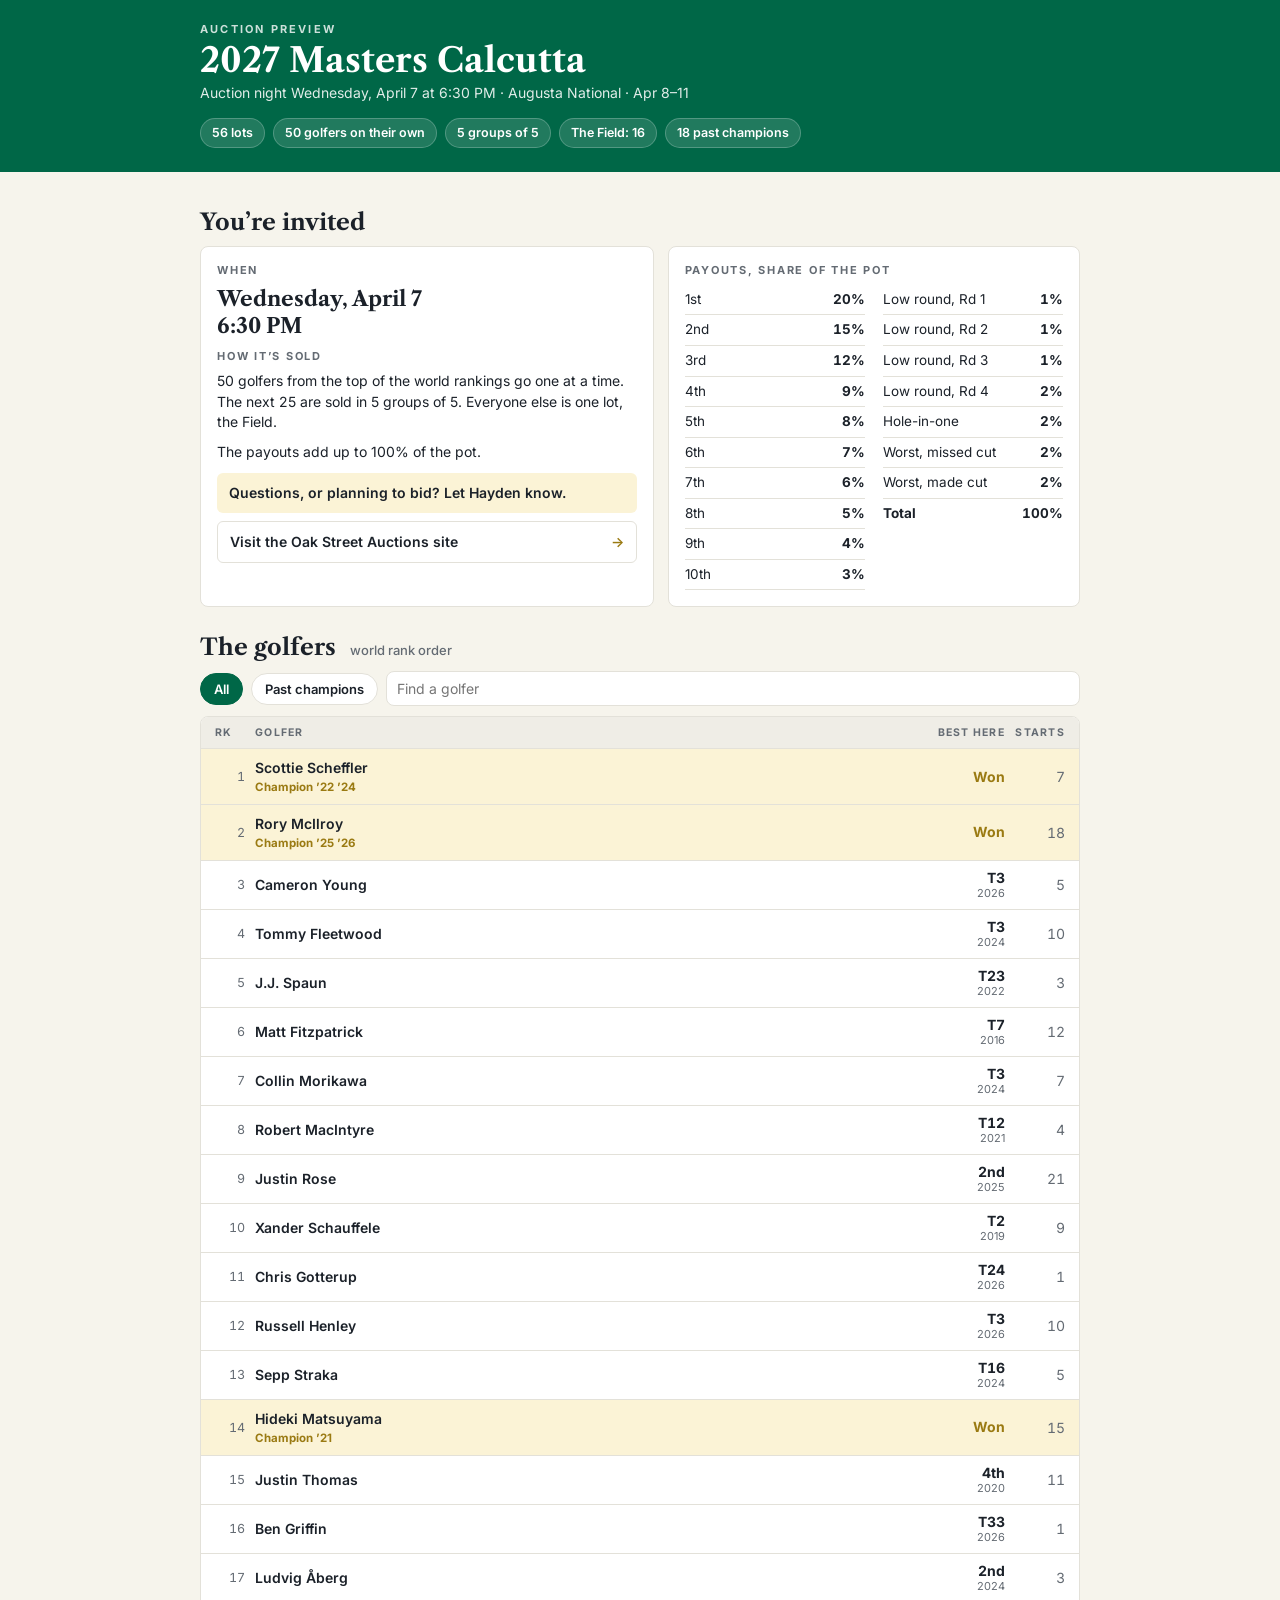
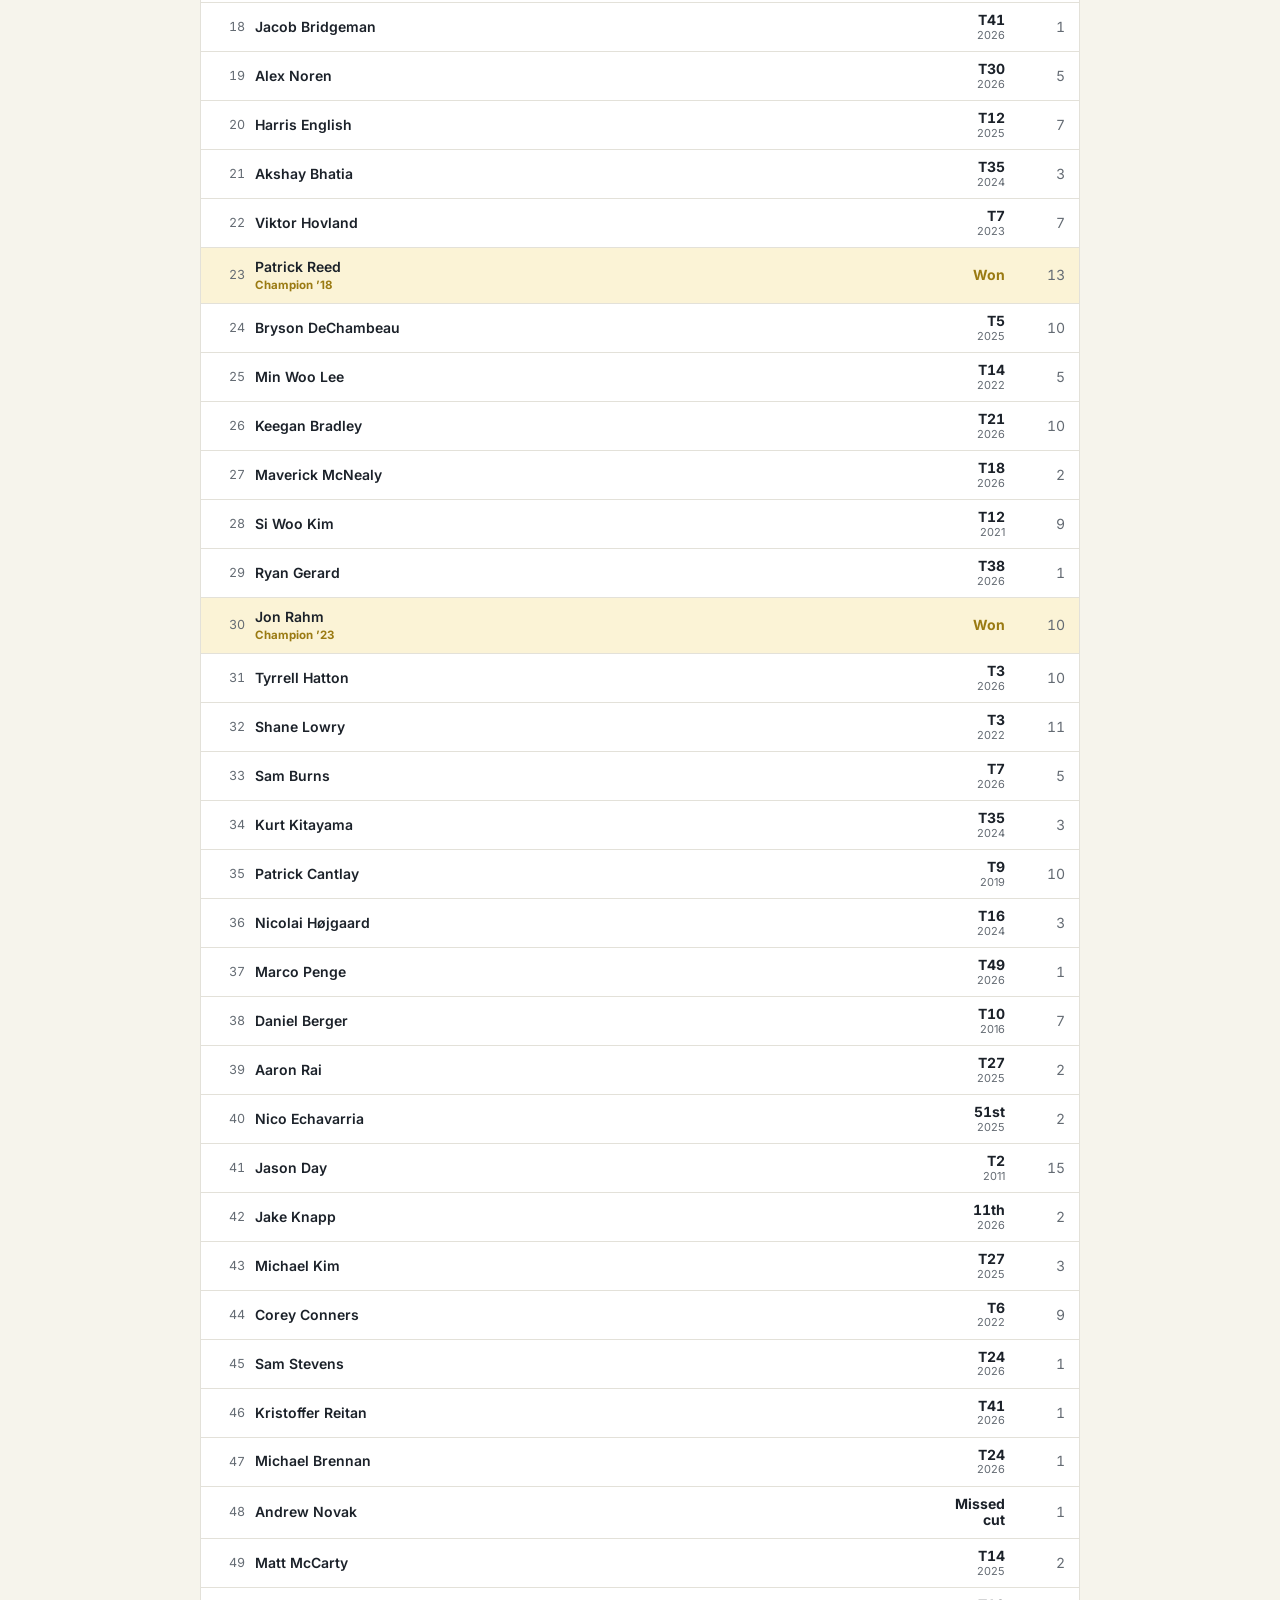
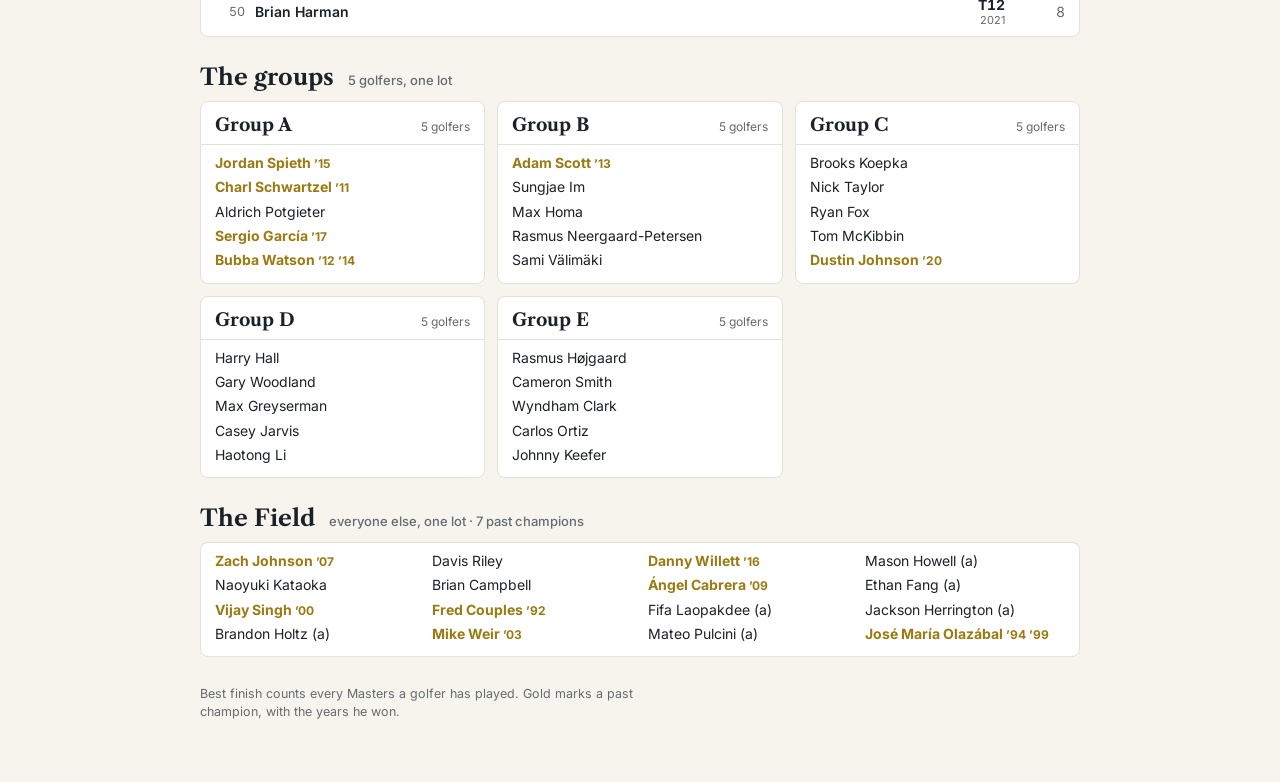
<file: preview/masters/index.html>
<!doctype html>
<html lang="en"><head><meta charset="utf-8"><meta name="viewport" content="width=device-width,initial-scale=1,viewport-fit=cover">
<title>2027 Masters Calcutta</title><meta name="robots" content="noindex">
<link rel="icon" href="icon.png?v=1"><link rel="apple-touch-icon" href="icon.png?v=1"><meta name="theme-color" content="#006747">
<meta property="og:type" content="website"><meta property="og:site_name" content="Oak Street Auctions">
<meta property="og:title" content="2027 Masters Calcutta">
<meta property="og:description" content="Auction night Wednesday, April 7 at 6:30 PM. How it’s sold, payouts and the field.">
<meta property="og:url" content="https://oakstreetauctions.github.io/preview/masters/">
<meta property="og:image" content="https://oakstreetauctions.github.io/preview/masters/share.png?v=1"><meta property="og:image:width" content="1200"><meta property="og:image:height" content="630">
<meta name="twitter:card" content="summary_large_image">
<link rel="stylesheet" href="https://fonts.googleapis.com/css2?family=Libre+Caslon+Text:wght@400;700&family=Inter:wght@400;500;600;700;800&display=swap">
<style>[hidden]{display:none!important}
:root{--bg:#f6f4ec;--card:#ffffff;--fg:#1b2129;--mut:#646b73;--line:#e3e1d9;--seg:#efede6;--hdr:#006747;--acc:#9a7a12;--hl:#fbf3d6;--serif:"Libre Caslon Text",Georgia,serif;--ui:Inter,system-ui,-apple-system,"Segoe UI",sans-serif;color-scheme:light}
@media (prefers-color-scheme:dark){:root{--bg:#0e1114;--card:#161b20;--fg:#eceff2;--mut:#9aa3ab;--line:#262d34;--seg:#1c2228;--hl:#2a2614;color-scheme:dark}}
html,body{margin:0}body{background:var(--bg);color:var(--fg);font:14px/1.45 var(--ui);-webkit-font-smoothing:antialiased}
.top{background:var(--hdr);color:#fff;padding-block:22px 24px;padding-left:max(16px,env(safe-area-inset-left,0px));padding-right:max(16px,env(safe-area-inset-right,0px))}
.wrap{max-width:880px;margin:0 auto}
.top a.bk{color:#fff;opacity:.75;text-decoration:none;font-size:12.5px;font-weight:600}
.top .eb{font:700 11px var(--ui);letter-spacing:.2em;text-transform:uppercase;opacity:.8}
.top h1{margin:6px 0 4px;font:700 34px/1.1 var(--serif);text-wrap:balance}
.top p{margin:0;opacity:.88}
.facts{display:flex;flex-wrap:wrap;gap:8px;margin-top:14px}
.facts span{background:rgba(255,255,255,.13);border:1px solid rgba(255,255,255,.22);border-radius:999px;padding:5px 11px;font-size:12.5px;font-weight:600}
main{padding-block:10px 48px;padding-left:max(16px,env(safe-area-inset-left,0px));padding-right:max(16px,env(safe-area-inset-right,0px))}
h2{font:700 23px var(--serif);margin:26px 0 10px}h2 small{font:500 13px var(--ui);color:var(--mut);margin-left:8px}
.inv{display:grid;grid-template-columns:minmax(0,1.1fr) minmax(0,1fr);gap:14px}@media(max-width:660px){.inv{grid-template-columns:minmax(0,1fr)}}
.box,.card{background:var(--card);border:1px solid var(--line);border-radius:8px}.box{padding:16px}
.box h3{margin:0 0 8px;font:700 11px var(--ui);letter-spacing:.16em;text-transform:uppercase;color:var(--mut)}
.box p{margin:0 0 10px;max-width:60ch}.when{font:700 21px/1.3 var(--serif)}
.cta{background:var(--hl);border-radius:6px;padding:10px 12px;font-weight:600}
.site{display:flex;justify-content:space-between;align-items:center;margin-top:8px;border:1px solid var(--line);border-radius:6px;padding:10px 12px;font-weight:600;color:var(--fg);text-decoration:none}.site span{color:var(--acc)}.site:hover{background:var(--seg)}.site:focus-visible{outline:2px solid var(--acc);outline-offset:2px}
.pay{display:grid;grid-template-columns:repeat(2,minmax(0,1fr));gap:0 18px}.pay.one{grid-template-columns:minmax(0,1fr)}
.pay div{display:flex;justify-content:space-between;gap:10px;padding:5px 0;border-bottom:1px solid var(--line);font-size:13.5px}
.pay b{font-variant-numeric:tabular-nums;white-space:nowrap}.pay .sum{border-bottom:0;font-weight:700}
.pnote{color:var(--mut);font-size:12.5px;margin-top:8px}
.bar{display:flex;flex-wrap:wrap;gap:8px;align-items:center;margin-bottom:10px}
.chip{border:1px solid var(--line);background:var(--card);color:var(--fg);border-radius:999px;padding:7px 13px;font:600 13px var(--ui);cursor:pointer}
.chip.on{background:var(--hdr);border-color:var(--hdr);color:#fff}
#q{flex:1;min-width:160px;border:1px solid var(--line);background:var(--card);color:var(--fg);border-radius:8px;padding:8px 10px;font:14px var(--ui)}
.chip:focus-visible,#q:focus-visible{outline:2px solid var(--acc);outline-offset:2px}
.card{overflow:hidden}
.hd,.g{display:grid;grid-template-columns:30px minmax(0,1fr) 74px 50px;gap:10px;align-items:center;padding:9px 14px}
.hd{font:700 10.5px var(--ui);letter-spacing:.12em;text-transform:uppercase;color:var(--mut);background:var(--seg)}
.hd span:nth-child(n+3),.g>span:nth-child(n+3){text-align:right}
ul{list-style:none;margin:0;padding:0}.g{border-top:1px solid var(--line)}
.rk{color:var(--mut);font-variant-numeric:tabular-nums;text-align:right;font-size:12.5px}
.nm{min-width:0;display:flex;flex-direction:column}.nm b{font-weight:600;white-space:nowrap;overflow:hidden;text-overflow:ellipsis}
.ch{font-style:normal;font-size:11.5px;font-weight:700;color:var(--acc)}.g[data-champ="1"]{background:var(--hl)}
.bf{display:flex;flex-direction:column;line-height:1.2}.bf b{font-variant-numeric:tabular-nums}.bf b.won{color:var(--acc)}.bf i{font-style:normal;font-size:11px;color:var(--mut)}
.st{color:var(--mut);font-variant-numeric:tabular-nums}
.empty{padding:16px 14px;color:var(--mut);border-top:1px solid var(--line)}
.grid{display:grid;grid-template-columns:repeat(auto-fill,minmax(250px,1fr));gap:12px}
.grp header{padding:12px 14px 8px;border-bottom:1px solid var(--line);display:flex;justify-content:space-between;align-items:baseline;gap:8px}
.grp h3{margin:0;font:700 18px var(--serif)}.grp header span{color:var(--mut);font-size:12px}
.grp ul{padding:8px 14px 12px;display:grid;gap:4px}.grp.wide ul{grid-template-columns:repeat(auto-fill,minmax(190px,1fr));column-gap:16px}
li.cw{color:var(--acc);font-weight:700}li.cw em{font-style:normal;font-size:12px}
.tm{display:grid;grid-template-columns:38px minmax(0,1fr);gap:8px;align-items:baseline;padding:6px 0;border-top:1px solid var(--line)}.tm:first-child{border-top:0}
.tm i{font-style:normal;color:var(--mut);text-align:right;font-variant-numeric:tabular-nums;font-size:12.5px}
.tm b{font-weight:600}.tm small{display:block;color:var(--mut);font-size:12px}
.note{margin-top:28px;color:var(--mut);font-size:12.5px;max-width:62ch}
@media(max-width:520px){.hd,.g{grid-template-columns:22px minmax(0,1fr) 54px 40px;gap:8px;padding:9px 10px}.top h1{font-size:28px}}
</style></head><body>
<div class="top"><div class="wrap">
<div class="eb">Auction preview</div>
<h1>2027 Masters Calcutta</h1>
<p>Auction night Wednesday, April 7 at 6:30 PM · Augusta National · Apr 8–11</p>
<div class="facts"><span>56 lots</span><span>50 golfers on their own</span><span>5 groups of 5</span><span>The Field: 16</span><span>18 past champions</span></div>
</div></div>
<main><div class="wrap">
<h2>You’re invited</h2>
<div class="inv">
<div class="box"><h3>When</h3><p class="when">Wednesday, April 7<br>6:30 PM</p>
<h3>How it’s sold</h3><p>50 golfers from the top of the world rankings go one at a time. The next 25 are sold in 5 groups of 5. Everyone else is one lot, the Field.</p><p>The payouts add up to 100% of the pot.</p>
<div class="cta">Questions, or planning to bid? Let Hayden know.</div><a class="site" href="/">Visit the Oak Street Auctions site <span aria-hidden="true">→</span></a></div>
<div class="box"><h3>Payouts, share of the pot</h3><div class="pay"><div style="display:block;border:0;padding:0"><div><span>1st</span><b>20%</b></div><div><span>2nd</span><b>15%</b></div><div><span>3rd</span><b>12%</b></div><div><span>4th</span><b>9%</b></div><div><span>5th</span><b>8%</b></div><div><span>6th</span><b>7%</b></div><div><span>7th</span><b>6%</b></div><div><span>8th</span><b>5%</b></div><div><span>9th</span><b>4%</b></div><div><span>10th</span><b>3%</b></div></div><div style="display:block;border:0;padding:0"><div><span>Low round, Rd 1</span><b>1%</b></div><div><span>Low round, Rd 2</span><b>1%</b></div><div><span>Low round, Rd 3</span><b>1%</b></div><div><span>Low round, Rd 4</span><b>2%</b></div><div><span>Hole-in-one</span><b>2%</b></div><div><span>Worst, missed cut</span><b>2%</b></div><div><span>Worst, made cut</span><b>2%</b></div><div class="sum"><span>Total</span><b>100%</b></div></div></div></div>
</div>
<h2>The golfers <small>world rank order</small></h2>
<div class="bar" role="group" aria-label="Filter golfers"><button class="chip on" data-f="all">All</button><button class="chip" data-f="champ">Past champions</button><input id="q" type="search" placeholder="Find a golfer" aria-label="Find a golfer"></div>
<div class="card"><div class="hd"><span>RK</span><span>Golfer</span><span>Best here</span><span>Starts</span></div><ul id="list"><li class="g" data-champ="1" data-new="0" data-name="scottie scheffler"><span class="rk">1</span><span class="nm"><b>Scottie Scheffler</b><em class=ch>Champion ’22 ’24</em></span><span class="bf"><b class="won">Won</b><i></i></span><span class="st">7</span></li><li class="g" data-champ="1" data-new="0" data-name="rory mcilroy"><span class="rk">2</span><span class="nm"><b>Rory McIlroy</b><em class=ch>Champion ’25 ’26</em></span><span class="bf"><b class="won">Won</b><i></i></span><span class="st">18</span></li><li class="g" data-champ="0" data-new="0" data-name="cameron young"><span class="rk">3</span><span class="nm"><b>Cameron Young</b></span><span class="bf"><b class="">T3</b><i>2026</i></span><span class="st">5</span></li><li class="g" data-champ="0" data-new="0" data-name="tommy fleetwood"><span class="rk">4</span><span class="nm"><b>Tommy Fleetwood</b></span><span class="bf"><b class="">T3</b><i>2024</i></span><span class="st">10</span></li><li class="g" data-champ="0" data-new="0" data-name="j.j. spaun"><span class="rk">5</span><span class="nm"><b>J.J. Spaun</b></span><span class="bf"><b class="">T23</b><i>2022</i></span><span class="st">3</span></li><li class="g" data-champ="0" data-new="0" data-name="matt fitzpatrick"><span class="rk">6</span><span class="nm"><b>Matt Fitzpatrick</b></span><span class="bf"><b class="">T7</b><i>2016</i></span><span class="st">12</span></li><li class="g" data-champ="0" data-new="0" data-name="collin morikawa"><span class="rk">7</span><span class="nm"><b>Collin Morikawa</b></span><span class="bf"><b class="">T3</b><i>2024</i></span><span class="st">7</span></li><li class="g" data-champ="0" data-new="0" data-name="robert macintyre"><span class="rk">8</span><span class="nm"><b>Robert MacIntyre</b></span><span class="bf"><b class="">T12</b><i>2021</i></span><span class="st">4</span></li><li class="g" data-champ="0" data-new="0" data-name="justin rose"><span class="rk">9</span><span class="nm"><b>Justin Rose</b></span><span class="bf"><b class="">2nd</b><i>2025</i></span><span class="st">21</span></li><li class="g" data-champ="0" data-new="0" data-name="xander schauffele"><span class="rk">10</span><span class="nm"><b>Xander Schauffele</b></span><span class="bf"><b class="">T2</b><i>2019</i></span><span class="st">9</span></li><li class="g" data-champ="0" data-new="1" data-name="chris gotterup"><span class="rk">11</span><span class="nm"><b>Chris Gotterup</b></span><span class="bf"><b class="">T24</b><i>2026</i></span><span class="st">1</span></li><li class="g" data-champ="0" data-new="0" data-name="russell henley"><span class="rk">12</span><span class="nm"><b>Russell Henley</b></span><span class="bf"><b class="">T3</b><i>2026</i></span><span class="st">10</span></li><li class="g" data-champ="0" data-new="0" data-name="sepp straka"><span class="rk">13</span><span class="nm"><b>Sepp Straka</b></span><span class="bf"><b class="">T16</b><i>2024</i></span><span class="st">5</span></li><li class="g" data-champ="1" data-new="0" data-name="hideki matsuyama"><span class="rk">14</span><span class="nm"><b>Hideki Matsuyama</b><em class=ch>Champion ’21</em></span><span class="bf"><b class="won">Won</b><i></i></span><span class="st">15</span></li><li class="g" data-champ="0" data-new="0" data-name="justin thomas"><span class="rk">15</span><span class="nm"><b>Justin Thomas</b></span><span class="bf"><b class="">4th</b><i>2020</i></span><span class="st">11</span></li><li class="g" data-champ="0" data-new="1" data-name="ben griffin"><span class="rk">16</span><span class="nm"><b>Ben Griffin</b></span><span class="bf"><b class="">T33</b><i>2026</i></span><span class="st">1</span></li><li class="g" data-champ="0" data-new="0" data-name="ludvig åberg"><span class="rk">17</span><span class="nm"><b>Ludvig Åberg</b></span><span class="bf"><b class="">2nd</b><i>2024</i></span><span class="st">3</span></li><li class="g" data-champ="0" data-new="1" data-name="jacob bridgeman"><span class="rk">18</span><span class="nm"><b>Jacob Bridgeman</b></span><span class="bf"><b class="">T41</b><i>2026</i></span><span class="st">1</span></li><li class="g" data-champ="0" data-new="0" data-name="alex noren"><span class="rk">19</span><span class="nm"><b>Alex Noren</b></span><span class="bf"><b class="">T30</b><i>2026</i></span><span class="st">5</span></li><li class="g" data-champ="0" data-new="0" data-name="harris english"><span class="rk">20</span><span class="nm"><b>Harris English</b></span><span class="bf"><b class="">T12</b><i>2025</i></span><span class="st">7</span></li><li class="g" data-champ="0" data-new="0" data-name="akshay bhatia"><span class="rk">21</span><span class="nm"><b>Akshay Bhatia</b></span><span class="bf"><b class="">T35</b><i>2024</i></span><span class="st">3</span></li><li class="g" data-champ="0" data-new="0" data-name="viktor hovland"><span class="rk">22</span><span class="nm"><b>Viktor Hovland</b></span><span class="bf"><b class="">T7</b><i>2023</i></span><span class="st">7</span></li><li class="g" data-champ="1" data-new="0" data-name="patrick reed"><span class="rk">23</span><span class="nm"><b>Patrick Reed</b><em class=ch>Champion ’18</em></span><span class="bf"><b class="won">Won</b><i></i></span><span class="st">13</span></li><li class="g" data-champ="0" data-new="0" data-name="bryson dechambeau"><span class="rk">24</span><span class="nm"><b>Bryson DeChambeau</b></span><span class="bf"><b class="">T5</b><i>2025</i></span><span class="st">10</span></li><li class="g" data-champ="0" data-new="0" data-name="min woo lee"><span class="rk">25</span><span class="nm"><b>Min Woo Lee</b></span><span class="bf"><b class="">T14</b><i>2022</i></span><span class="st">5</span></li><li class="g" data-champ="0" data-new="0" data-name="keegan bradley"><span class="rk">26</span><span class="nm"><b>Keegan Bradley</b></span><span class="bf"><b class="">T21</b><i>2026</i></span><span class="st">10</span></li><li class="g" data-champ="0" data-new="1" data-name="maverick mcnealy"><span class="rk">27</span><span class="nm"><b>Maverick McNealy</b></span><span class="bf"><b class="">T18</b><i>2026</i></span><span class="st">2</span></li><li class="g" data-champ="0" data-new="0" data-name="si woo kim"><span class="rk">28</span><span class="nm"><b>Si Woo Kim</b></span><span class="bf"><b class="">T12</b><i>2021</i></span><span class="st">9</span></li><li class="g" data-champ="0" data-new="1" data-name="ryan gerard"><span class="rk">29</span><span class="nm"><b>Ryan Gerard</b></span><span class="bf"><b class="">T38</b><i>2026</i></span><span class="st">1</span></li><li class="g" data-champ="1" data-new="0" data-name="jon rahm"><span class="rk">30</span><span class="nm"><b>Jon Rahm</b><em class=ch>Champion ’23</em></span><span class="bf"><b class="won">Won</b><i></i></span><span class="st">10</span></li><li class="g" data-champ="0" data-new="0" data-name="tyrrell hatton"><span class="rk">31</span><span class="nm"><b>Tyrrell Hatton</b></span><span class="bf"><b class="">T3</b><i>2026</i></span><span class="st">10</span></li><li class="g" data-champ="0" data-new="0" data-name="shane lowry"><span class="rk">32</span><span class="nm"><b>Shane Lowry</b></span><span class="bf"><b class="">T3</b><i>2022</i></span><span class="st">11</span></li><li class="g" data-champ="0" data-new="0" data-name="sam burns"><span class="rk">33</span><span class="nm"><b>Sam Burns</b></span><span class="bf"><b class="">T7</b><i>2026</i></span><span class="st">5</span></li><li class="g" data-champ="0" data-new="0" data-name="kurt kitayama"><span class="rk">34</span><span class="nm"><b>Kurt Kitayama</b></span><span class="bf"><b class="">T35</b><i>2024</i></span><span class="st">3</span></li><li class="g" data-champ="0" data-new="0" data-name="patrick cantlay"><span class="rk">35</span><span class="nm"><b>Patrick Cantlay</b></span><span class="bf"><b class="">T9</b><i>2019</i></span><span class="st">10</span></li><li class="g" data-champ="0" data-new="0" data-name="nicolai højgaard"><span class="rk">36</span><span class="nm"><b>Nicolai Højgaard</b></span><span class="bf"><b class="">T16</b><i>2024</i></span><span class="st">3</span></li><li class="g" data-champ="0" data-new="1" data-name="marco penge"><span class="rk">37</span><span class="nm"><b>Marco Penge</b></span><span class="bf"><b class="">T49</b><i>2026</i></span><span class="st">1</span></li><li class="g" data-champ="0" data-new="0" data-name="daniel berger"><span class="rk">38</span><span class="nm"><b>Daniel Berger</b></span><span class="bf"><b class="">T10</b><i>2016</i></span><span class="st">7</span></li><li class="g" data-champ="0" data-new="1" data-name="aaron rai"><span class="rk">39</span><span class="nm"><b>Aaron Rai</b></span><span class="bf"><b class="">T27</b><i>2025</i></span><span class="st">2</span></li><li class="g" data-champ="0" data-new="1" data-name="nico echavarria"><span class="rk">40</span><span class="nm"><b>Nico Echavarria</b></span><span class="bf"><b class="">51st</b><i>2025</i></span><span class="st">2</span></li><li class="g" data-champ="0" data-new="0" data-name="jason day"><span class="rk">41</span><span class="nm"><b>Jason Day</b></span><span class="bf"><b class="">T2</b><i>2011</i></span><span class="st">15</span></li><li class="g" data-champ="0" data-new="1" data-name="jake knapp"><span class="rk">42</span><span class="nm"><b>Jake Knapp</b></span><span class="bf"><b class="">11th</b><i>2026</i></span><span class="st">2</span></li><li class="g" data-champ="0" data-new="0" data-name="michael kim"><span class="rk">43</span><span class="nm"><b>Michael Kim</b></span><span class="bf"><b class="">T27</b><i>2025</i></span><span class="st">3</span></li><li class="g" data-champ="0" data-new="0" data-name="corey conners"><span class="rk">44</span><span class="nm"><b>Corey Conners</b></span><span class="bf"><b class="">T6</b><i>2022</i></span><span class="st">9</span></li><li class="g" data-champ="0" data-new="1" data-name="sam stevens"><span class="rk">45</span><span class="nm"><b>Sam Stevens</b></span><span class="bf"><b class="">T24</b><i>2026</i></span><span class="st">1</span></li><li class="g" data-champ="0" data-new="1" data-name="kristoffer reitan"><span class="rk">46</span><span class="nm"><b>Kristoffer Reitan</b></span><span class="bf"><b class="">T41</b><i>2026</i></span><span class="st">1</span></li><li class="g" data-champ="0" data-new="1" data-name="michael brennan"><span class="rk">47</span><span class="nm"><b>Michael Brennan</b></span><span class="bf"><b class="">T24</b><i>2026</i></span><span class="st">1</span></li><li class="g" data-champ="0" data-new="1" data-name="andrew novak"><span class="rk">48</span><span class="nm"><b>Andrew Novak</b></span><span class="bf"><b class="">Missed cut</b><i></i></span><span class="st">1</span></li><li class="g" data-champ="0" data-new="1" data-name="matt mccarty"><span class="rk">49</span><span class="nm"><b>Matt McCarty</b></span><span class="bf"><b class="">T14</b><i>2025</i></span><span class="st">2</span></li><li class="g" data-champ="0" data-new="0" data-name="brian harman"><span class="rk">50</span><span class="nm"><b>Brian Harman</b></span><span class="bf"><b class="">T12</b><i>2021</i></span><span class="st">8</span></li></ul><div class="empty" id="none" hidden>No golfers match.</div></div>
<h2>The groups <small>5 golfers, one lot</small></h2>
<div class="grid"><article class="card grp"><header><h3>Group A</h3><span>5 golfers</span></header><ul><li class="cw">Jordan Spieth <em>’15</em></li><li class="cw">Charl Schwartzel <em>’11</em></li><li class="">Aldrich Potgieter</li><li class="cw">Sergio García <em>’17</em></li><li class="cw">Bubba Watson <em>’12 ’14</em></li></ul></article><article class="card grp"><header><h3>Group B</h3><span>5 golfers</span></header><ul><li class="cw">Adam Scott <em>’13</em></li><li class="">Sungjae Im</li><li class="">Max Homa</li><li class="">Rasmus Neergaard-Petersen</li><li class="">Sami Välimäki</li></ul></article><article class="card grp"><header><h3>Group C</h3><span>5 golfers</span></header><ul><li class="">Brooks Koepka</li><li class="">Nick Taylor</li><li class="">Ryan Fox</li><li class="">Tom McKibbin</li><li class="cw">Dustin Johnson <em>’20</em></li></ul></article><article class="card grp"><header><h3>Group D</h3><span>5 golfers</span></header><ul><li class="">Harry Hall</li><li class="">Gary Woodland</li><li class="">Max Greyserman</li><li class="">Casey Jarvis</li><li class="">Haotong Li</li></ul></article><article class="card grp"><header><h3>Group E</h3><span>5 golfers</span></header><ul><li class="">Rasmus Højgaard</li><li class="">Cameron Smith</li><li class="">Wyndham Clark</li><li class="">Carlos Ortiz</li><li class="">Johnny Keefer</li></ul></article></div>
<h2>The Field <small>everyone else, one lot · 7 past champions</small></h2>
<article class="card grp wide"><ul><li class="cw">Zach Johnson <em>’07</em></li><li class="">Davis Riley</li><li class="cw">Danny Willett <em>’16</em></li><li class="">Mason Howell (a)</li><li class="">Naoyuki Kataoka</li><li class="">Brian Campbell</li><li class="cw">Ángel Cabrera <em>’09</em></li><li class="">Ethan Fang (a)</li><li class="cw">Vijay Singh <em>’00</em></li><li class="cw">Fred Couples <em>’92</em></li><li class="">Fifa Laopakdee (a)</li><li class="">Jackson Herrington (a)</li><li class="">Brandon Holtz (a)</li><li class="cw">Mike Weir <em>’03</em></li><li class="">Mateo Pulcini (a)</li><li class="cw">José María Olazábal <em>’94 ’99</em></li></ul></article>
<p class="note">Best finish counts every Masters a golfer has played. Gold marks a past champion, with the years he won.</p>
<script>(function(){var f="all",q=document.getElementById("q"),rows=[].slice.call(document.querySelectorAll("#list .g")),none=document.getElementById("none");
function ap(){var t=q.value.trim().toLowerCase(),n=0;rows.forEach(function(r){var ok=(f==="all"||(f==="champ"&&r.dataset.champ==="1")||(f==="new"&&r.dataset.new==="1"))&&(!t||r.dataset.name.indexOf(t)>-1);r.hidden=!ok;if(ok)n++});none.hidden=n>0;document.querySelectorAll("article.grp").forEach(function(g){var ls=[].slice.call(g.querySelectorAll("li"));var ok=(f!=="champ"||g.querySelector("li.cw"))&&(!t||ls.some(function(l){return l.textContent.toLowerCase().indexOf(t)>-1}));g.hidden=!ok})}
document.querySelectorAll(".chip").forEach(function(b){b.addEventListener("click",function(){f=b.dataset.f;document.querySelectorAll(".chip").forEach(function(c){c.classList.toggle("on",c===b)});ap()})});q.addEventListener("input",ap)})();</script>
</div></main>
</body></html>
</file>
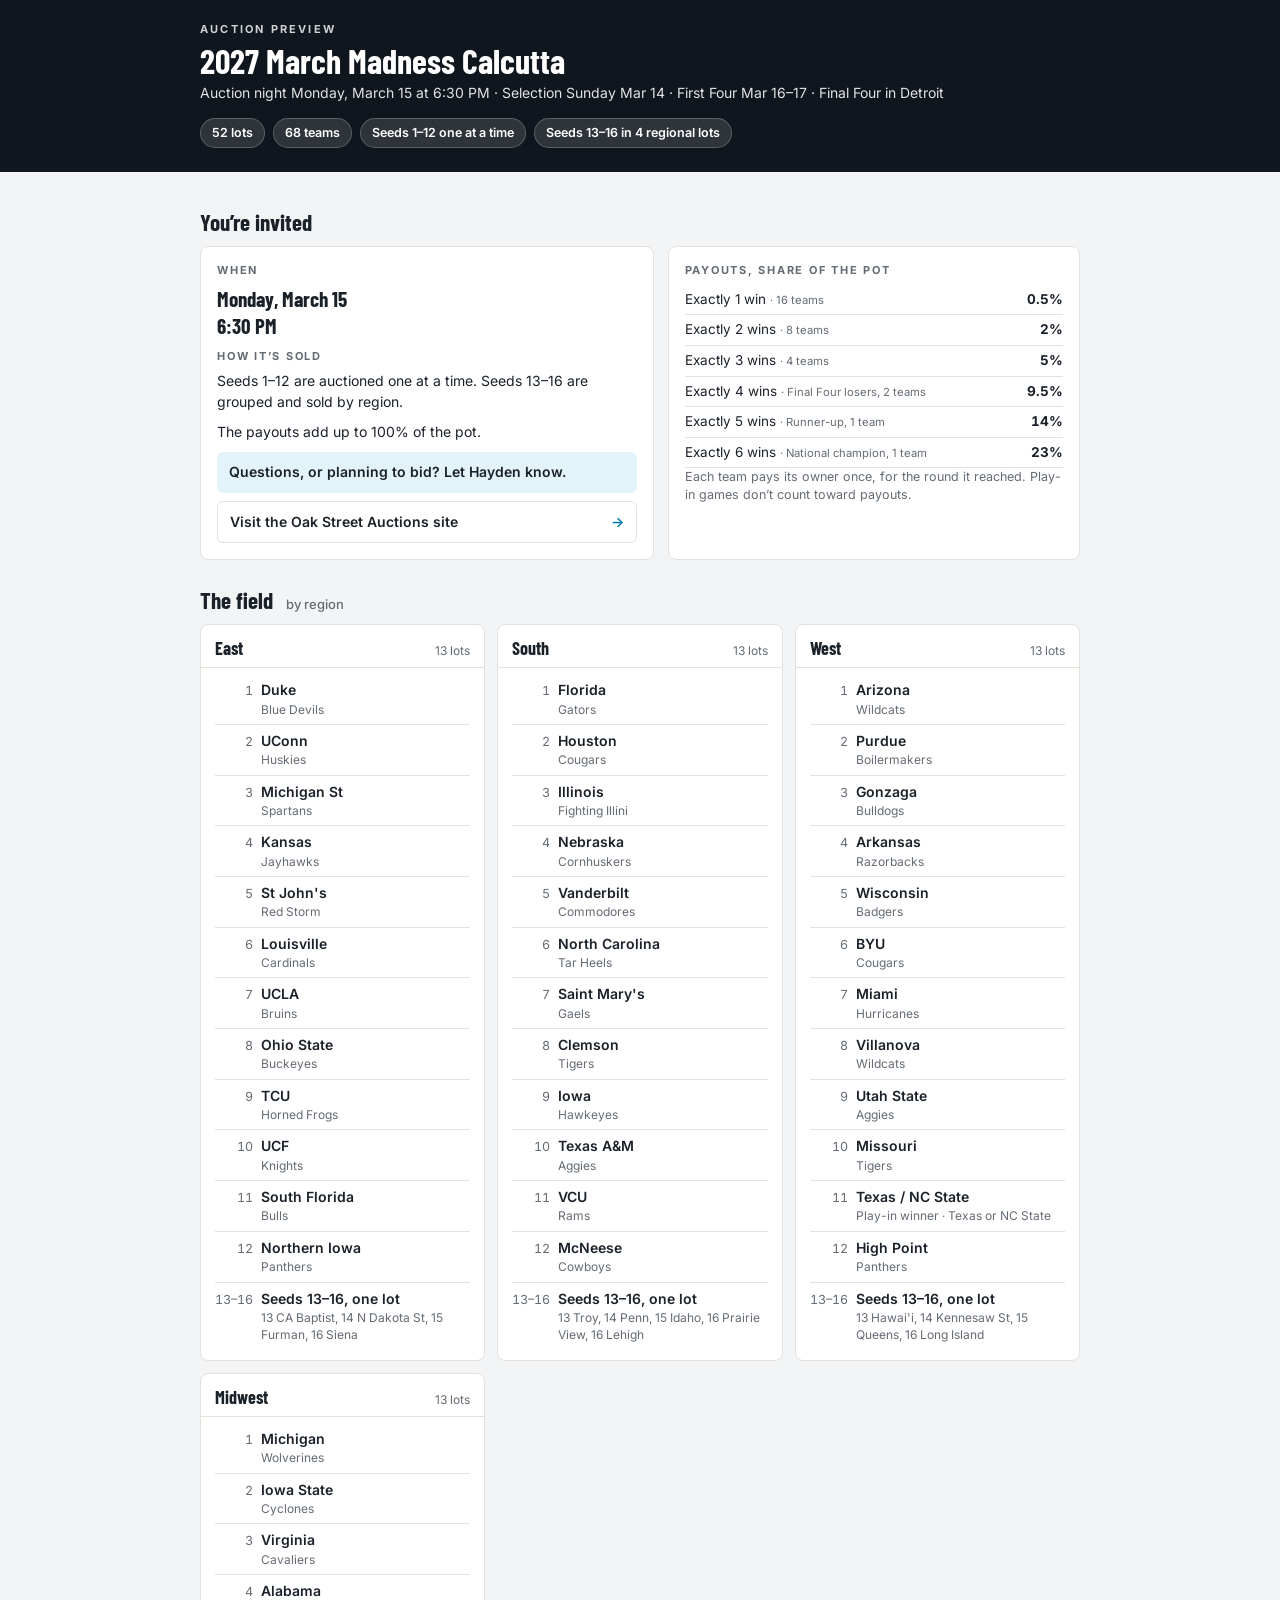
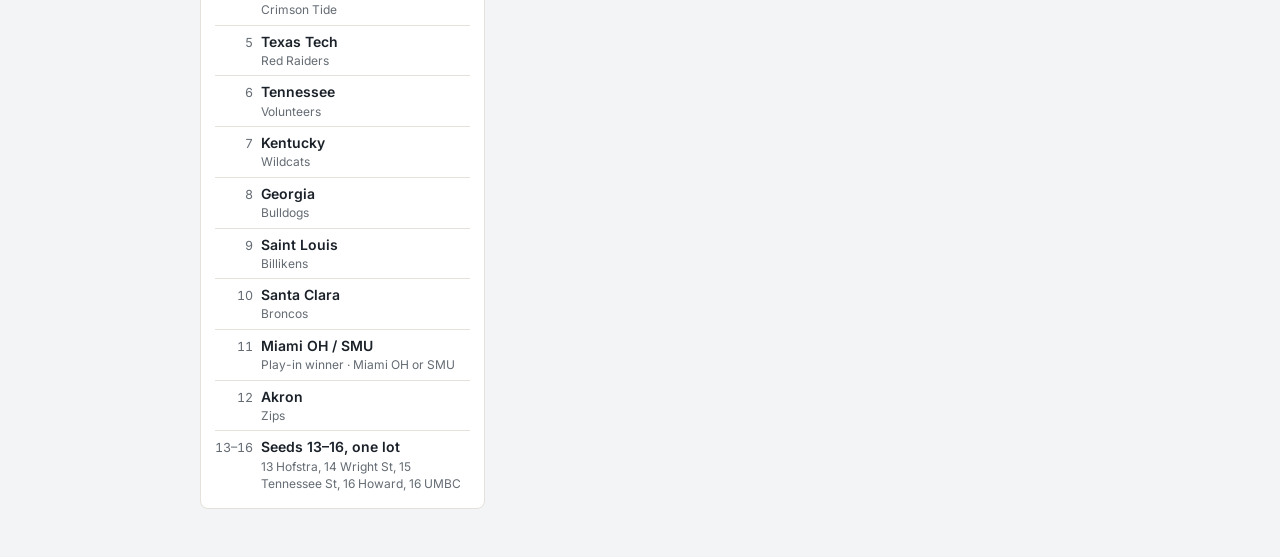
<file: preview/mm/index.html>
<!doctype html>
<html lang="en"><head><meta charset="utf-8"><meta name="viewport" content="width=device-width,initial-scale=1,viewport-fit=cover">
<title>2027 March Madness Calcutta</title><meta name="robots" content="noindex">
<link rel="icon" href="icon.png?v=1"><link rel="apple-touch-icon" href="icon.png?v=1"><meta name="theme-color" content="#10161d">
<meta property="og:type" content="website"><meta property="og:site_name" content="Oak Street Auctions">
<meta property="og:title" content="2027 March Madness Calcutta">
<meta property="og:description" content="Auction night Monday, March 15 at 6:30 PM. How it’s sold, payouts and the field.">
<meta property="og:url" content="https://oakstreetauctions.github.io/preview/mm/">
<meta property="og:image" content="https://oakstreetauctions.github.io/preview/mm/share.png?v=1"><meta property="og:image:width" content="1200"><meta property="og:image:height" content="630">
<meta name="twitter:card" content="summary_large_image">
<link rel="stylesheet" href="https://fonts.googleapis.com/css2?family=Barlow+Condensed:wght@600;700;800&family=Inter:wght@400;500;600;700;800&display=swap">
<style>[hidden]{display:none!important}
:root{--bg:#f3f4f6;--card:#ffffff;--fg:#1b2129;--mut:#646b73;--line:#e3e1d9;--seg:#efede6;--hdr:#10161d;--acc:#0077aa;--hl:#e3f3fa;--serif:"Barlow Condensed",Inter,sans-serif;--ui:Inter,system-ui,-apple-system,"Segoe UI",sans-serif;color-scheme:light}
@media (prefers-color-scheme:dark){:root{--bg:#0e1114;--card:#161b20;--fg:#eceff2;--mut:#9aa3ab;--line:#262d34;--seg:#1c2228;--hl:#2a2614;color-scheme:dark}}
html,body{margin:0}body{background:var(--bg);color:var(--fg);font:14px/1.45 var(--ui);-webkit-font-smoothing:antialiased}
.top{background:var(--hdr);color:#fff;padding-block:22px 24px;padding-left:max(16px,env(safe-area-inset-left,0px));padding-right:max(16px,env(safe-area-inset-right,0px))}
.wrap{max-width:880px;margin:0 auto}
.top a.bk{color:#fff;opacity:.75;text-decoration:none;font-size:12.5px;font-weight:600}
.top .eb{font:700 11px var(--ui);letter-spacing:.2em;text-transform:uppercase;opacity:.8}
.top h1{margin:6px 0 4px;font:700 34px/1.1 var(--serif);text-wrap:balance}
.top p{margin:0;opacity:.88}
.facts{display:flex;flex-wrap:wrap;gap:8px;margin-top:14px}
.facts span{background:rgba(255,255,255,.13);border:1px solid rgba(255,255,255,.22);border-radius:999px;padding:5px 11px;font-size:12.5px;font-weight:600}
main{padding-block:10px 48px;padding-left:max(16px,env(safe-area-inset-left,0px));padding-right:max(16px,env(safe-area-inset-right,0px))}
h2{font:700 23px var(--serif);margin:26px 0 10px}h2 small{font:500 13px var(--ui);color:var(--mut);margin-left:8px}
.inv{display:grid;grid-template-columns:minmax(0,1.1fr) minmax(0,1fr);gap:14px}@media(max-width:660px){.inv{grid-template-columns:minmax(0,1fr)}}
.box,.card{background:var(--card);border:1px solid var(--line);border-radius:8px}.box{padding:16px}
.box h3{margin:0 0 8px;font:700 11px var(--ui);letter-spacing:.16em;text-transform:uppercase;color:var(--mut)}
.box p{margin:0 0 10px;max-width:60ch}.when{font:700 21px/1.3 var(--serif)}
.cta{background:var(--hl);border-radius:6px;padding:10px 12px;font-weight:600}
.site{display:flex;justify-content:space-between;align-items:center;margin-top:8px;border:1px solid var(--line);border-radius:6px;padding:10px 12px;font-weight:600;color:var(--fg);text-decoration:none}.site span{color:var(--acc)}.site:hover{background:var(--seg)}.site:focus-visible{outline:2px solid var(--acc);outline-offset:2px}
.pay{display:grid;grid-template-columns:repeat(2,minmax(0,1fr));gap:0 18px}.pay.one{grid-template-columns:minmax(0,1fr)}
.pay div{display:flex;justify-content:space-between;gap:10px;padding:5px 0;border-bottom:1px solid var(--line);font-size:13.5px}
.pay b{font-variant-numeric:tabular-nums;white-space:nowrap}.pay .sum{border-bottom:0;font-weight:700}
.pnote{color:var(--mut);font-size:12.5px;margin-top:8px}
.bar{display:flex;flex-wrap:wrap;gap:8px;align-items:center;margin-bottom:10px}
.chip{border:1px solid var(--line);background:var(--card);color:var(--fg);border-radius:999px;padding:7px 13px;font:600 13px var(--ui);cursor:pointer}
.chip.on{background:var(--hdr);border-color:var(--hdr);color:#fff}
#q{flex:1;min-width:160px;border:1px solid var(--line);background:var(--card);color:var(--fg);border-radius:8px;padding:8px 10px;font:14px var(--ui)}
.chip:focus-visible,#q:focus-visible{outline:2px solid var(--acc);outline-offset:2px}
.card{overflow:hidden}
.hd,.g{display:grid;grid-template-columns:30px minmax(0,1fr) 74px 50px;gap:10px;align-items:center;padding:9px 14px}
.hd{font:700 10.5px var(--ui);letter-spacing:.12em;text-transform:uppercase;color:var(--mut);background:var(--seg)}
.hd span:nth-child(n+3),.g>span:nth-child(n+3){text-align:right}
ul{list-style:none;margin:0;padding:0}.g{border-top:1px solid var(--line)}
.rk{color:var(--mut);font-variant-numeric:tabular-nums;text-align:right;font-size:12.5px}
.nm{min-width:0;display:flex;flex-direction:column}.nm b{font-weight:600;white-space:nowrap;overflow:hidden;text-overflow:ellipsis}
.ch{font-style:normal;font-size:11.5px;font-weight:700;color:var(--acc)}.g[data-champ="1"]{background:var(--hl)}
.bf{display:flex;flex-direction:column;line-height:1.2}.bf b{font-variant-numeric:tabular-nums}.bf b.won{color:var(--acc)}.bf i{font-style:normal;font-size:11px;color:var(--mut)}
.st{color:var(--mut);font-variant-numeric:tabular-nums}
.empty{padding:16px 14px;color:var(--mut);border-top:1px solid var(--line)}
.grid{display:grid;grid-template-columns:repeat(auto-fill,minmax(250px,1fr));gap:12px}
.grp header{padding:12px 14px 8px;border-bottom:1px solid var(--line);display:flex;justify-content:space-between;align-items:baseline;gap:8px}
.grp h3{margin:0;font:700 18px var(--serif)}.grp header span{color:var(--mut);font-size:12px}
.grp ul{padding:8px 14px 12px;display:grid;gap:4px}.grp.wide ul{grid-template-columns:repeat(auto-fill,minmax(190px,1fr));column-gap:16px}
li.cw{color:var(--acc);font-weight:700}li.cw em{font-style:normal;font-size:12px}
.tm{display:grid;grid-template-columns:38px minmax(0,1fr);gap:8px;align-items:baseline;padding:6px 0;border-top:1px solid var(--line)}.tm:first-child{border-top:0}
.tm i{font-style:normal;color:var(--mut);text-align:right;font-variant-numeric:tabular-nums;font-size:12.5px}
.tm b{font-weight:600}.tm small{display:block;color:var(--mut);font-size:12px}
.note{margin-top:28px;color:var(--mut);font-size:12.5px;max-width:62ch}
@media(max-width:520px){.hd,.g{grid-template-columns:22px minmax(0,1fr) 54px 40px;gap:8px;padding:9px 10px}.top h1{font-size:28px}}
</style></head><body>
<div class="top"><div class="wrap">
<div class="eb">Auction preview</div>
<h1>2027 March Madness Calcutta</h1>
<p>Auction night Monday, March 15 at 6:30 PM · Selection Sunday Mar 14 · First Four Mar 16–17 · Final Four in Detroit</p>
<div class="facts"><span>52 lots</span><span>68 teams</span><span>Seeds 1–12 one at a time</span><span>Seeds 13–16 in 4 regional lots</span></div>
</div></div>
<main><div class="wrap">
<h2>You’re invited</h2>
<div class="inv">
<div class="box"><h3>When</h3><p class="when">Monday, March 15<br>6:30 PM</p>
<h3>How it’s sold</h3><p>Seeds 1–12 are auctioned one at a time. Seeds 13–16 are grouped and sold by region.</p><p>The payouts add up to 100% of the pot.</p>
<div class="cta">Questions, or planning to bid? Let Hayden know.</div><a class="site" href="/">Visit the Oak Street Auctions site <span aria-hidden="true">→</span></a></div>
<div class="box"><h3>Payouts, share of the pot</h3><div class="pay one"><div><span>Exactly 1 win <small style="color:var(--mut)">· 16 teams</small></span><b>0.5%</b></div><div><span>Exactly 2 wins <small style="color:var(--mut)">· 8 teams</small></span><b>2%</b></div><div><span>Exactly 3 wins <small style="color:var(--mut)">· 4 teams</small></span><b>5%</b></div><div><span>Exactly 4 wins <small style="color:var(--mut)">· Final Four losers, 2 teams</small></span><b>9.5%</b></div><div><span>Exactly 5 wins <small style="color:var(--mut)">· Runner-up, 1 team</small></span><b>14%</b></div><div><span>Exactly 6 wins <small style="color:var(--mut)">· National champion, 1 team</small></span><b>23%</b></div></div><p class="pnote">Each team pays its owner once, for the round it reached. Play-in games don’t count toward payouts.</p></div>
</div>
<h2>The field <small>by region</small></h2><div class="grid"><article class="card grp"><header><h3>East</h3><span>13 lots</span></header><div style="padding:6px 14px 10px"><div class="tm"><i>1</i><span><b>Duke</b><small>Blue Devils</small></span></div><div class="tm"><i>2</i><span><b>UConn</b><small>Huskies</small></span></div><div class="tm"><i>3</i><span><b>Michigan St</b><small>Spartans</small></span></div><div class="tm"><i>4</i><span><b>Kansas</b><small>Jayhawks</small></span></div><div class="tm"><i>5</i><span><b>St John&#x27;s</b><small>Red Storm</small></span></div><div class="tm"><i>6</i><span><b>Louisville</b><small>Cardinals</small></span></div><div class="tm"><i>7</i><span><b>UCLA</b><small>Bruins</small></span></div><div class="tm"><i>8</i><span><b>Ohio State</b><small>Buckeyes</small></span></div><div class="tm"><i>9</i><span><b>TCU</b><small>Horned Frogs</small></span></div><div class="tm"><i>10</i><span><b>UCF</b><small>Knights</small></span></div><div class="tm"><i>11</i><span><b>South Florida</b><small>Bulls</small></span></div><div class="tm"><i>12</i><span><b>Northern Iowa</b><small>Panthers</small></span></div><div class="tm"><i>13–16</i><span><b>Seeds 13–16, one lot</b><small>13 CA Baptist, 14 N Dakota St, 15 Furman, 16 Siena</small></span></div></div></article><article class="card grp"><header><h3>South</h3><span>13 lots</span></header><div style="padding:6px 14px 10px"><div class="tm"><i>1</i><span><b>Florida</b><small>Gators</small></span></div><div class="tm"><i>2</i><span><b>Houston</b><small>Cougars</small></span></div><div class="tm"><i>3</i><span><b>Illinois</b><small>Fighting Illini</small></span></div><div class="tm"><i>4</i><span><b>Nebraska</b><small>Cornhuskers</small></span></div><div class="tm"><i>5</i><span><b>Vanderbilt</b><small>Commodores</small></span></div><div class="tm"><i>6</i><span><b>North Carolina</b><small>Tar Heels</small></span></div><div class="tm"><i>7</i><span><b>Saint Mary&#x27;s</b><small>Gaels</small></span></div><div class="tm"><i>8</i><span><b>Clemson</b><small>Tigers</small></span></div><div class="tm"><i>9</i><span><b>Iowa</b><small>Hawkeyes</small></span></div><div class="tm"><i>10</i><span><b>Texas A&amp;M</b><small>Aggies</small></span></div><div class="tm"><i>11</i><span><b>VCU</b><small>Rams</small></span></div><div class="tm"><i>12</i><span><b>McNeese</b><small>Cowboys</small></span></div><div class="tm"><i>13–16</i><span><b>Seeds 13–16, one lot</b><small>13 Troy, 14 Penn, 15 Idaho, 16 Prairie View, 16 Lehigh</small></span></div></div></article><article class="card grp"><header><h3>West</h3><span>13 lots</span></header><div style="padding:6px 14px 10px"><div class="tm"><i>1</i><span><b>Arizona</b><small>Wildcats</small></span></div><div class="tm"><i>2</i><span><b>Purdue</b><small>Boilermakers</small></span></div><div class="tm"><i>3</i><span><b>Gonzaga</b><small>Bulldogs</small></span></div><div class="tm"><i>4</i><span><b>Arkansas</b><small>Razorbacks</small></span></div><div class="tm"><i>5</i><span><b>Wisconsin</b><small>Badgers</small></span></div><div class="tm"><i>6</i><span><b>BYU</b><small>Cougars</small></span></div><div class="tm"><i>7</i><span><b>Miami</b><small>Hurricanes</small></span></div><div class="tm"><i>8</i><span><b>Villanova</b><small>Wildcats</small></span></div><div class="tm"><i>9</i><span><b>Utah State</b><small>Aggies</small></span></div><div class="tm"><i>10</i><span><b>Missouri</b><small>Tigers</small></span></div><div class="tm"><i>11</i><span><b>Texas / NC State</b><small>Play-in winner · Texas or NC State</small></span></div><div class="tm"><i>12</i><span><b>High Point</b><small>Panthers</small></span></div><div class="tm"><i>13–16</i><span><b>Seeds 13–16, one lot</b><small>13 Hawai&#x27;i, 14 Kennesaw St, 15 Queens, 16 Long Island</small></span></div></div></article><article class="card grp"><header><h3>Midwest</h3><span>13 lots</span></header><div style="padding:6px 14px 10px"><div class="tm"><i>1</i><span><b>Michigan</b><small>Wolverines</small></span></div><div class="tm"><i>2</i><span><b>Iowa State</b><small>Cyclones</small></span></div><div class="tm"><i>3</i><span><b>Virginia</b><small>Cavaliers</small></span></div><div class="tm"><i>4</i><span><b>Alabama</b><small>Crimson Tide</small></span></div><div class="tm"><i>5</i><span><b>Texas Tech</b><small>Red Raiders</small></span></div><div class="tm"><i>6</i><span><b>Tennessee</b><small>Volunteers</small></span></div><div class="tm"><i>7</i><span><b>Kentucky</b><small>Wildcats</small></span></div><div class="tm"><i>8</i><span><b>Georgia</b><small>Bulldogs</small></span></div><div class="tm"><i>9</i><span><b>Saint Louis</b><small>Billikens</small></span></div><div class="tm"><i>10</i><span><b>Santa Clara</b><small>Broncos</small></span></div><div class="tm"><i>11</i><span><b>Miami OH / SMU</b><small>Play-in winner · Miami OH or SMU</small></span></div><div class="tm"><i>12</i><span><b>Akron</b><small>Zips</small></span></div><div class="tm"><i>13–16</i><span><b>Seeds 13–16, one lot</b><small>13 Hofstra, 14 Wright St, 15 Tennessee St, 16 Howard, 16 UMBC</small></span></div></div></article></div>
</div></main>
</body></html>
</file>
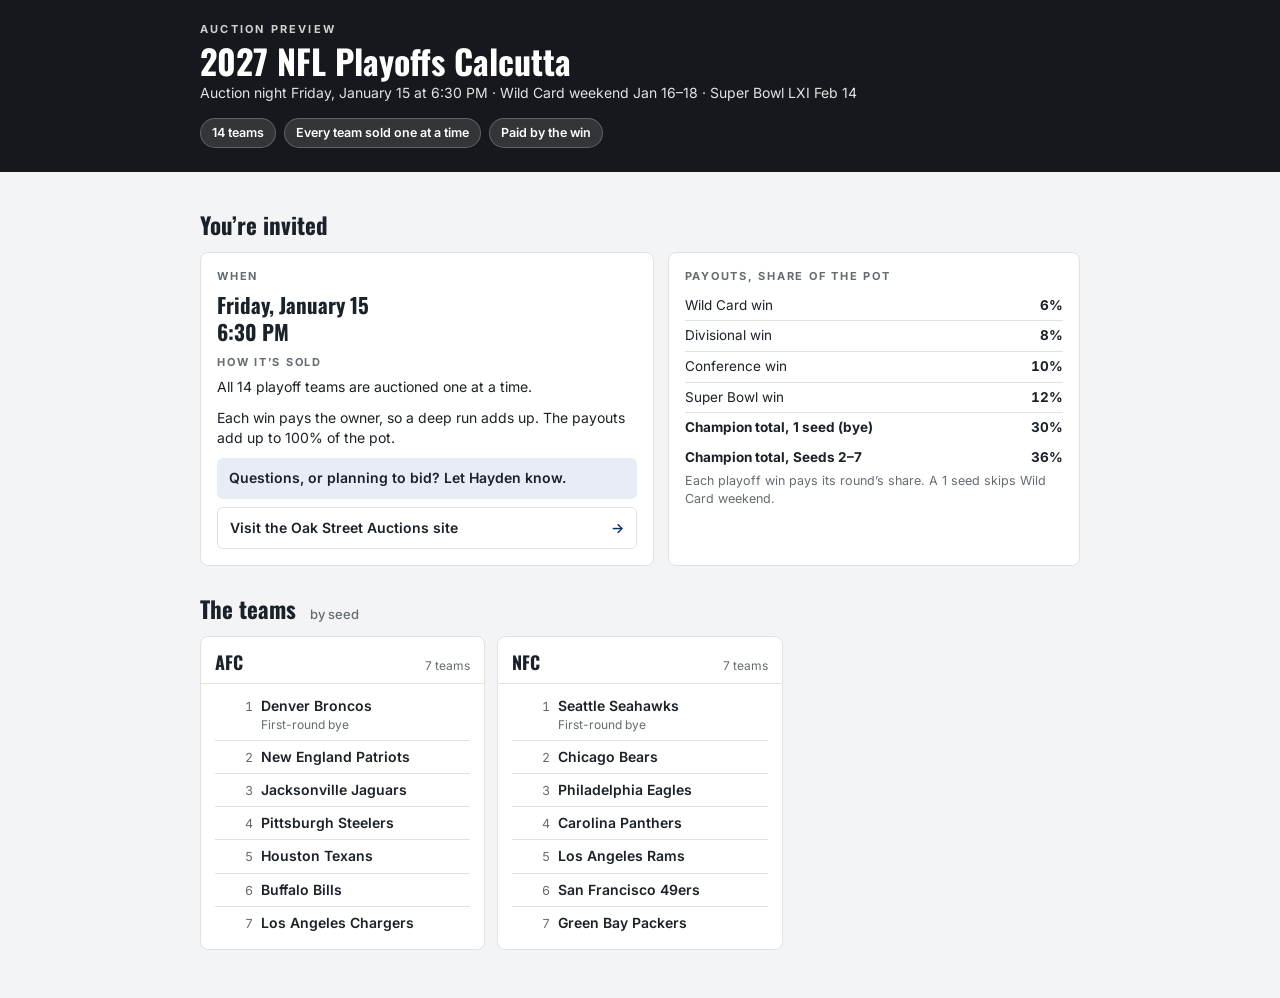
<file: preview/nfl/index.html>
<!doctype html>
<html lang="en"><head><meta charset="utf-8"><meta name="viewport" content="width=device-width,initial-scale=1,viewport-fit=cover">
<title>2027 NFL Playoffs Calcutta</title><meta name="robots" content="noindex">
<link rel="icon" href="icon.png?v=1"><link rel="apple-touch-icon" href="icon.png?v=1"><meta name="theme-color" content="#15181c">
<meta property="og:type" content="website"><meta property="og:site_name" content="Oak Street Auctions">
<meta property="og:title" content="2027 NFL Playoffs Calcutta">
<meta property="og:description" content="Auction night Friday, January 15 at 6:30 PM. How it’s sold, payouts and the field.">
<meta property="og:url" content="https://oakstreetauctions.github.io/preview/nfl/">
<meta property="og:image" content="https://oakstreetauctions.github.io/preview/nfl/share.png?v=1"><meta property="og:image:width" content="1200"><meta property="og:image:height" content="630">
<meta name="twitter:card" content="summary_large_image">
<link rel="stylesheet" href="https://fonts.googleapis.com/css2?family=Oswald:wght@500;600;700&family=Inter:wght@400;500;600;700;800&display=swap">
<style>[hidden]{display:none!important}
:root{--bg:#f3f4f6;--card:#ffffff;--fg:#1b2129;--mut:#646b73;--line:#e3e1d9;--seg:#efede6;--hdr:#15181c;--acc:#013369;--hl:#e8edf5;--serif:Oswald,Inter,sans-serif;--ui:Inter,system-ui,-apple-system,"Segoe UI",sans-serif;color-scheme:light}
@media (prefers-color-scheme:dark){:root{--bg:#0e1114;--card:#161b20;--fg:#eceff2;--mut:#9aa3ab;--line:#262d34;--seg:#1c2228;--hl:#2a2614;color-scheme:dark}}
html,body{margin:0}body{background:var(--bg);color:var(--fg);font:14px/1.45 var(--ui);-webkit-font-smoothing:antialiased}
.top{background:var(--hdr);color:#fff;padding-block:22px 24px;padding-left:max(16px,env(safe-area-inset-left,0px));padding-right:max(16px,env(safe-area-inset-right,0px))}
.wrap{max-width:880px;margin:0 auto}
.top a.bk{color:#fff;opacity:.75;text-decoration:none;font-size:12.5px;font-weight:600}
.top .eb{font:700 11px var(--ui);letter-spacing:.2em;text-transform:uppercase;opacity:.8}
.top h1{margin:6px 0 4px;font:700 34px/1.1 var(--serif);text-wrap:balance}
.top p{margin:0;opacity:.88}
.facts{display:flex;flex-wrap:wrap;gap:8px;margin-top:14px}
.facts span{background:rgba(255,255,255,.13);border:1px solid rgba(255,255,255,.22);border-radius:999px;padding:5px 11px;font-size:12.5px;font-weight:600}
main{padding-block:10px 48px;padding-left:max(16px,env(safe-area-inset-left,0px));padding-right:max(16px,env(safe-area-inset-right,0px))}
h2{font:700 23px var(--serif);margin:26px 0 10px}h2 small{font:500 13px var(--ui);color:var(--mut);margin-left:8px}
.inv{display:grid;grid-template-columns:minmax(0,1.1fr) minmax(0,1fr);gap:14px}@media(max-width:660px){.inv{grid-template-columns:minmax(0,1fr)}}
.box,.card{background:var(--card);border:1px solid var(--line);border-radius:8px}.box{padding:16px}
.box h3{margin:0 0 8px;font:700 11px var(--ui);letter-spacing:.16em;text-transform:uppercase;color:var(--mut)}
.box p{margin:0 0 10px;max-width:60ch}.when{font:700 21px/1.3 var(--serif)}
.cta{background:var(--hl);border-radius:6px;padding:10px 12px;font-weight:600}
.site{display:flex;justify-content:space-between;align-items:center;margin-top:8px;border:1px solid var(--line);border-radius:6px;padding:10px 12px;font-weight:600;color:var(--fg);text-decoration:none}.site span{color:var(--acc)}.site:hover{background:var(--seg)}.site:focus-visible{outline:2px solid var(--acc);outline-offset:2px}
.pay{display:grid;grid-template-columns:repeat(2,minmax(0,1fr));gap:0 18px}.pay.one{grid-template-columns:minmax(0,1fr)}
.pay div{display:flex;justify-content:space-between;gap:10px;padding:5px 0;border-bottom:1px solid var(--line);font-size:13.5px}
.pay b{font-variant-numeric:tabular-nums;white-space:nowrap}.pay .sum{border-bottom:0;font-weight:700}
.pnote{color:var(--mut);font-size:12.5px;margin-top:8px}
.bar{display:flex;flex-wrap:wrap;gap:8px;align-items:center;margin-bottom:10px}
.chip{border:1px solid var(--line);background:var(--card);color:var(--fg);border-radius:999px;padding:7px 13px;font:600 13px var(--ui);cursor:pointer}
.chip.on{background:var(--hdr);border-color:var(--hdr);color:#fff}
#q{flex:1;min-width:160px;border:1px solid var(--line);background:var(--card);color:var(--fg);border-radius:8px;padding:8px 10px;font:14px var(--ui)}
.chip:focus-visible,#q:focus-visible{outline:2px solid var(--acc);outline-offset:2px}
.card{overflow:hidden}
.hd,.g{display:grid;grid-template-columns:30px minmax(0,1fr) 74px 50px;gap:10px;align-items:center;padding:9px 14px}
.hd{font:700 10.5px var(--ui);letter-spacing:.12em;text-transform:uppercase;color:var(--mut);background:var(--seg)}
.hd span:nth-child(n+3),.g>span:nth-child(n+3){text-align:right}
ul{list-style:none;margin:0;padding:0}.g{border-top:1px solid var(--line)}
.rk{color:var(--mut);font-variant-numeric:tabular-nums;text-align:right;font-size:12.5px}
.nm{min-width:0;display:flex;flex-direction:column}.nm b{font-weight:600;white-space:nowrap;overflow:hidden;text-overflow:ellipsis}
.ch{font-style:normal;font-size:11.5px;font-weight:700;color:var(--acc)}.g[data-champ="1"]{background:var(--hl)}
.bf{display:flex;flex-direction:column;line-height:1.2}.bf b{font-variant-numeric:tabular-nums}.bf b.won{color:var(--acc)}.bf i{font-style:normal;font-size:11px;color:var(--mut)}
.st{color:var(--mut);font-variant-numeric:tabular-nums}
.empty{padding:16px 14px;color:var(--mut);border-top:1px solid var(--line)}
.grid{display:grid;grid-template-columns:repeat(auto-fill,minmax(250px,1fr));gap:12px}
.grp header{padding:12px 14px 8px;border-bottom:1px solid var(--line);display:flex;justify-content:space-between;align-items:baseline;gap:8px}
.grp h3{margin:0;font:700 18px var(--serif)}.grp header span{color:var(--mut);font-size:12px}
.grp ul{padding:8px 14px 12px;display:grid;gap:4px}.grp.wide ul{grid-template-columns:repeat(auto-fill,minmax(190px,1fr));column-gap:16px}
li.cw{color:var(--acc);font-weight:700}li.cw em{font-style:normal;font-size:12px}
.tm{display:grid;grid-template-columns:38px minmax(0,1fr);gap:8px;align-items:baseline;padding:6px 0;border-top:1px solid var(--line)}.tm:first-child{border-top:0}
.tm i{font-style:normal;color:var(--mut);text-align:right;font-variant-numeric:tabular-nums;font-size:12.5px}
.tm b{font-weight:600}.tm small{display:block;color:var(--mut);font-size:12px}
.note{margin-top:28px;color:var(--mut);font-size:12.5px;max-width:62ch}
@media(max-width:520px){.hd,.g{grid-template-columns:22px minmax(0,1fr) 54px 40px;gap:8px;padding:9px 10px}.top h1{font-size:28px}}
</style></head><body>
<div class="top"><div class="wrap">
<div class="eb">Auction preview</div>
<h1>2027 NFL Playoffs Calcutta</h1>
<p>Auction night Friday, January 15 at 6:30 PM · Wild Card weekend Jan 16–18 · Super Bowl LXI Feb 14</p>
<div class="facts"><span>14 teams</span><span>Every team sold one at a time</span><span>Paid by the win</span></div>
</div></div>
<main><div class="wrap">
<h2>You’re invited</h2>
<div class="inv">
<div class="box"><h3>When</h3><p class="when">Friday, January 15<br>6:30 PM</p>
<h3>How it’s sold</h3><p>All 14 playoff teams are auctioned one at a time.</p><p>Each win pays the owner, so a deep run adds up. The payouts add up to 100% of the pot.</p>
<div class="cta">Questions, or planning to bid? Let Hayden know.</div><a class="site" href="/">Visit the Oak Street Auctions site <span aria-hidden="true">→</span></a></div>
<div class="box"><h3>Payouts, share of the pot</h3><div class="pay one"><div><span>Wild Card win</span><b>6%</b></div><div><span>Divisional win</span><b>8%</b></div><div><span>Conference win</span><b>10%</b></div><div><span>Super Bowl win</span><b>12%</b></div><div class="sum"><span>Champion total, 1 seed (bye)</span><b>30%</b></div><div class="sum"><span>Champion total, Seeds 2–7</span><b>36%</b></div></div><p class="pnote">Each playoff win pays its round’s share. A 1 seed skips Wild Card weekend.</p></div>
</div>
<h2>The teams <small>by seed</small></h2><div class="grid"><article class="card grp"><header><h3>AFC</h3><span>7 teams</span></header><div style="padding:6px 14px 10px"><div class="tm"><i>1</i><span><b>Denver Broncos</b><small>First-round bye</small></span></div><div class="tm"><i>2</i><span><b>New England Patriots</b><small></small></span></div><div class="tm"><i>3</i><span><b>Jacksonville Jaguars</b><small></small></span></div><div class="tm"><i>4</i><span><b>Pittsburgh Steelers</b><small></small></span></div><div class="tm"><i>5</i><span><b>Houston Texans</b><small></small></span></div><div class="tm"><i>6</i><span><b>Buffalo Bills</b><small></small></span></div><div class="tm"><i>7</i><span><b>Los Angeles Chargers</b><small></small></span></div></div></article><article class="card grp"><header><h3>NFC</h3><span>7 teams</span></header><div style="padding:6px 14px 10px"><div class="tm"><i>1</i><span><b>Seattle Seahawks</b><small>First-round bye</small></span></div><div class="tm"><i>2</i><span><b>Chicago Bears</b><small></small></span></div><div class="tm"><i>3</i><span><b>Philadelphia Eagles</b><small></small></span></div><div class="tm"><i>4</i><span><b>Carolina Panthers</b><small></small></span></div><div class="tm"><i>5</i><span><b>Los Angeles Rams</b><small></small></span></div><div class="tm"><i>6</i><span><b>San Francisco 49ers</b><small></small></span></div><div class="tm"><i>7</i><span><b>Green Bay Packers</b><small></small></span></div></div></article></div>
</div></main>
</body></html>
</file>
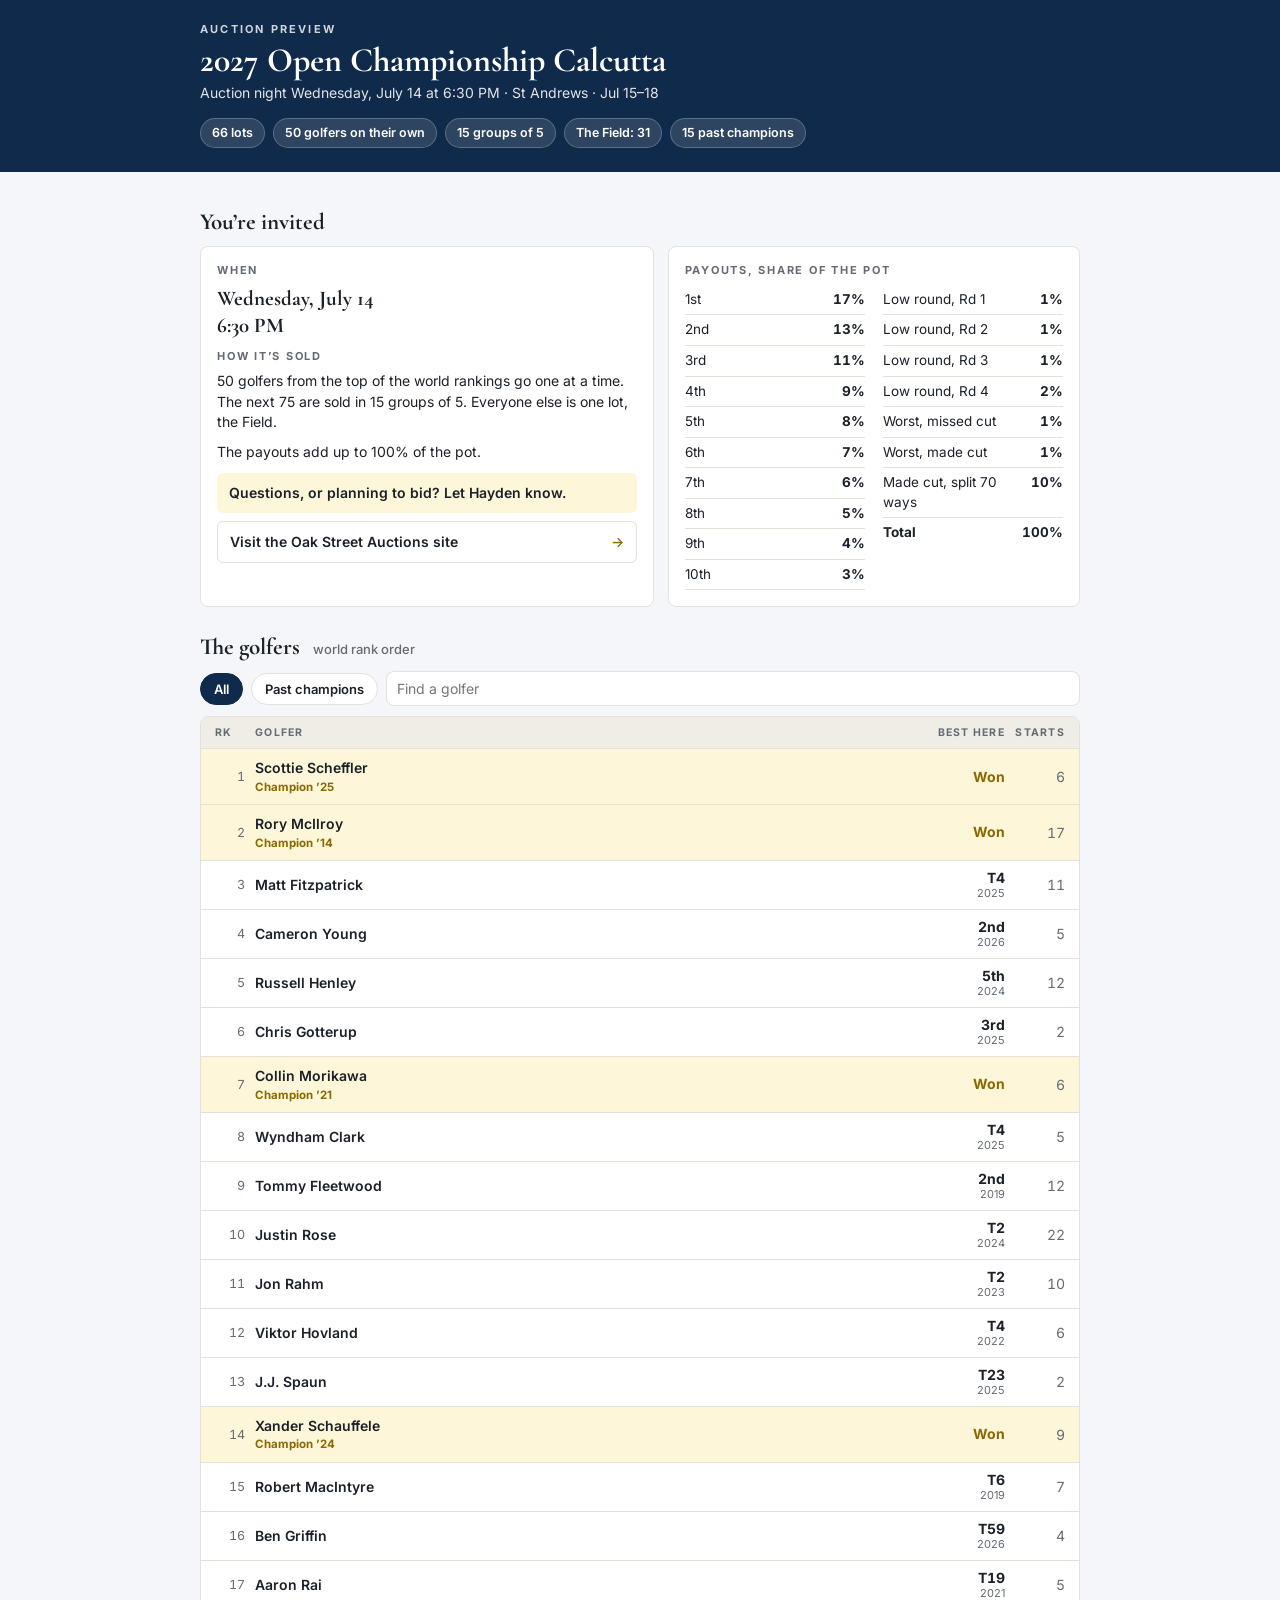
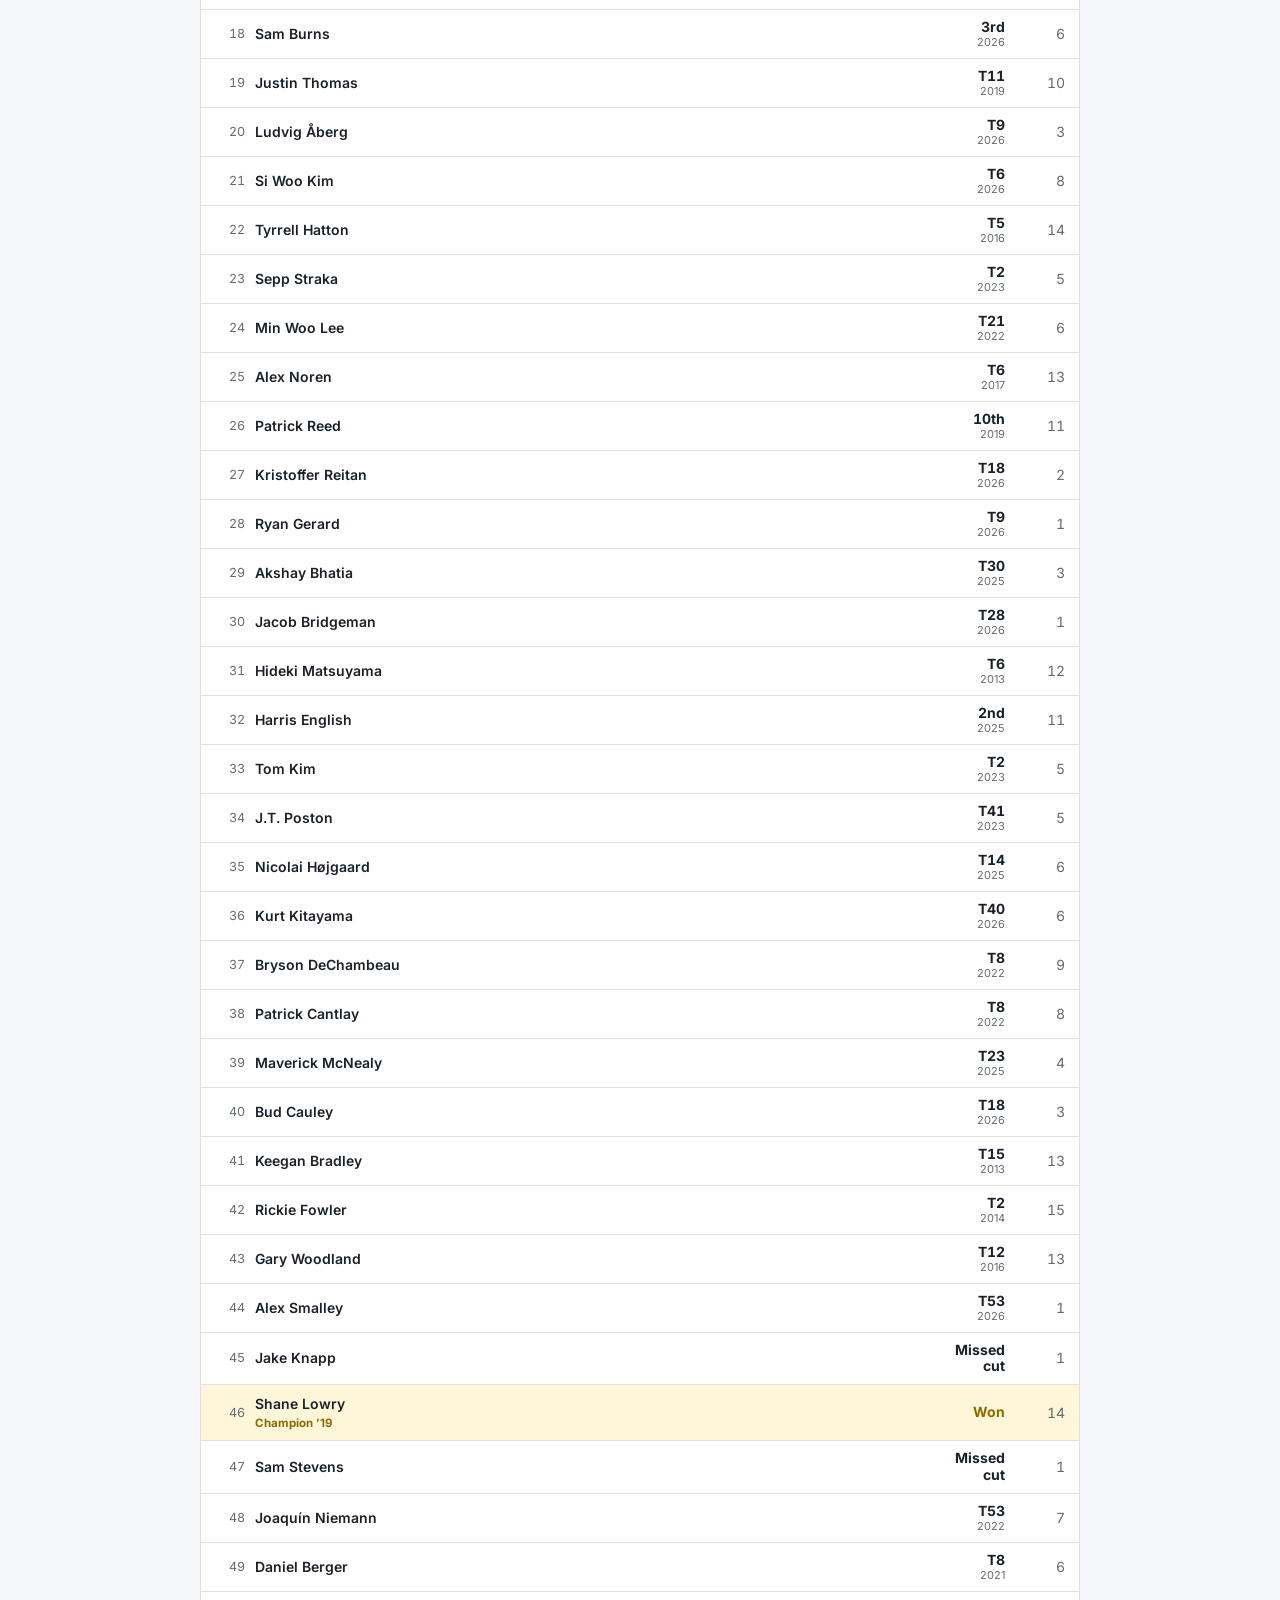
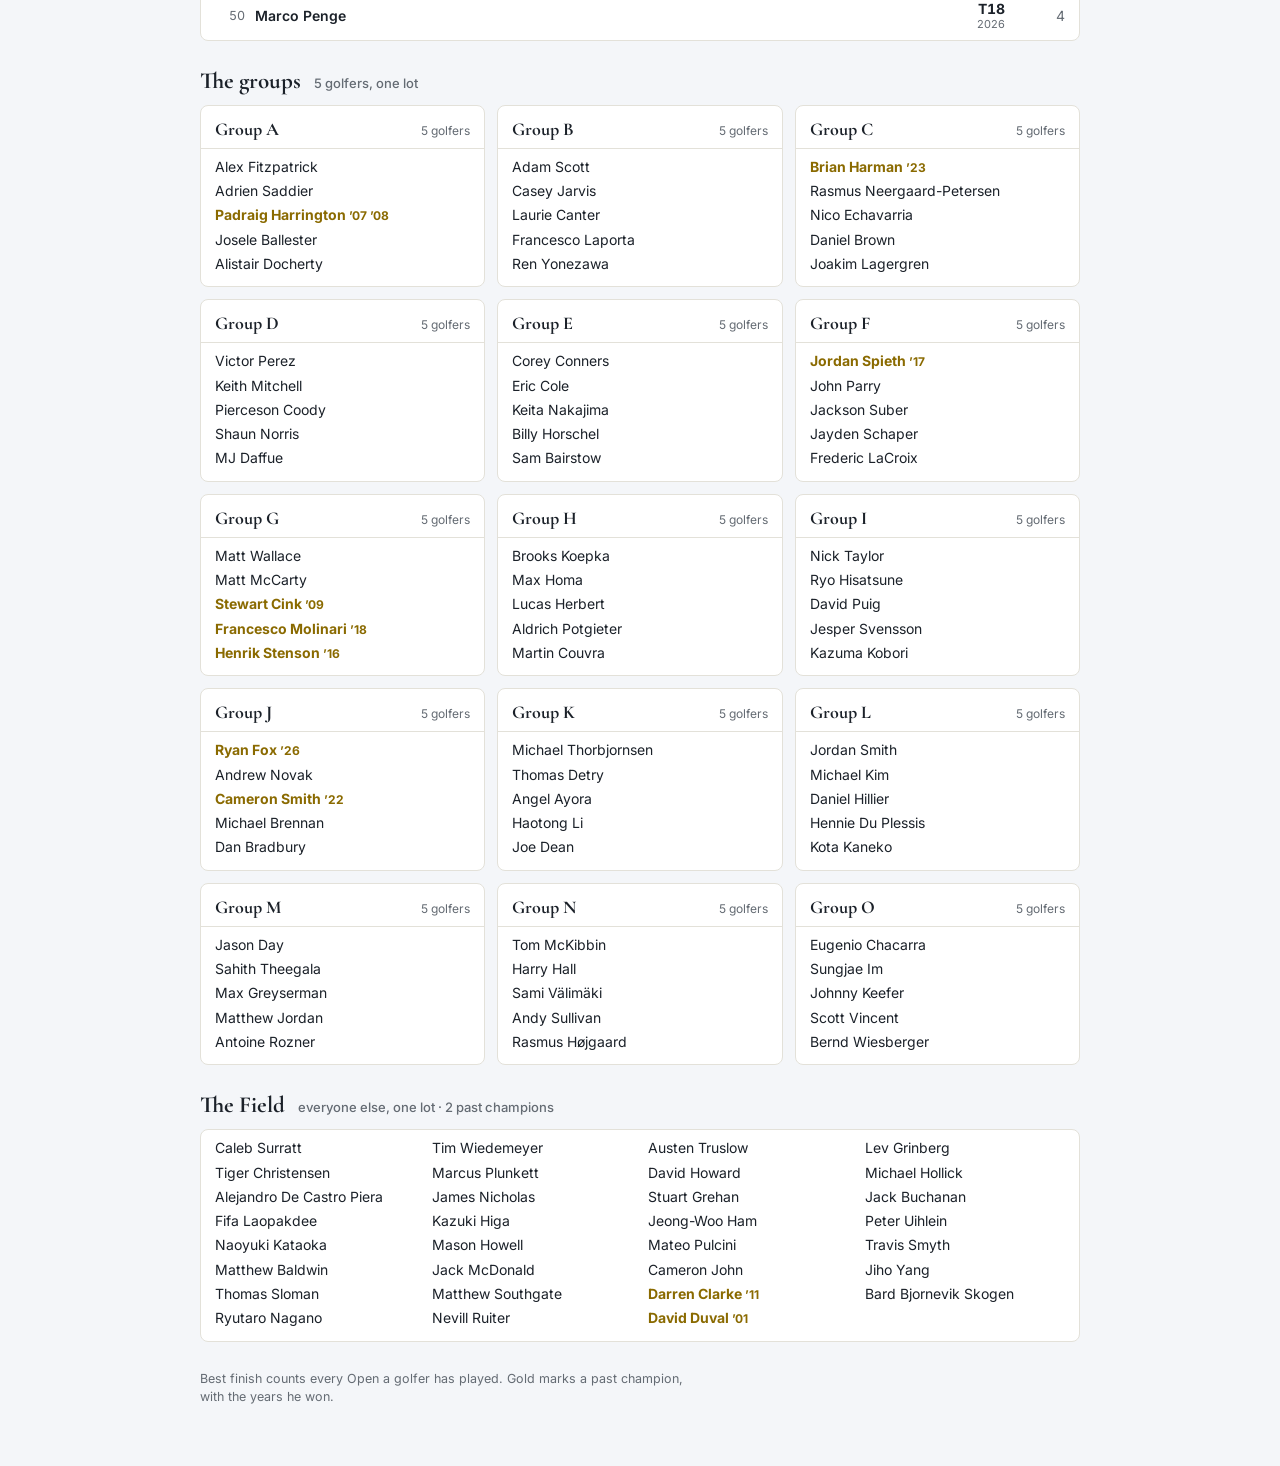
<file: preview/open/index.html>
<!doctype html>
<html lang="en"><head><meta charset="utf-8"><meta name="viewport" content="width=device-width,initial-scale=1,viewport-fit=cover">
<title>2027 Open Championship Calcutta</title><meta name="robots" content="noindex">
<link rel="icon" href="icon.png?v=1"><link rel="apple-touch-icon" href="icon.png?v=1"><meta name="theme-color" content="#0f2a4a">
<meta property="og:type" content="website"><meta property="og:site_name" content="Oak Street Auctions">
<meta property="og:title" content="2027 Open Championship Calcutta">
<meta property="og:description" content="Auction night Wednesday, July 14 at 6:30 PM. How it’s sold, payouts and the field.">
<meta property="og:url" content="https://oakstreetauctions.github.io/preview/open/">
<meta property="og:image" content="https://oakstreetauctions.github.io/preview/open/share.png?v=1"><meta property="og:image:width" content="1200"><meta property="og:image:height" content="630">
<meta name="twitter:card" content="summary_large_image">
<link rel="stylesheet" href="https://fonts.googleapis.com/css2?family=Cormorant+Garamond:wght@600;700&family=Inter:wght@400;500;600;700;800&display=swap">
<style>[hidden]{display:none!important}
:root{--bg:#f4f6f9;--card:#ffffff;--fg:#1b2129;--mut:#646b73;--line:#e3e1d9;--seg:#efede6;--hdr:#0f2a4a;--acc:#8a6a00;--hl:#fdf6d8;--serif:"Cormorant Garamond",Georgia,serif;--ui:Inter,system-ui,-apple-system,"Segoe UI",sans-serif;color-scheme:light}
@media (prefers-color-scheme:dark){:root{--bg:#0e1114;--card:#161b20;--fg:#eceff2;--mut:#9aa3ab;--line:#262d34;--seg:#1c2228;--hl:#2a2614;color-scheme:dark}}
html,body{margin:0}body{background:var(--bg);color:var(--fg);font:14px/1.45 var(--ui);-webkit-font-smoothing:antialiased}
.top{background:var(--hdr);color:#fff;padding-block:22px 24px;padding-left:max(16px,env(safe-area-inset-left,0px));padding-right:max(16px,env(safe-area-inset-right,0px))}
.wrap{max-width:880px;margin:0 auto}
.top a.bk{color:#fff;opacity:.75;text-decoration:none;font-size:12.5px;font-weight:600}
.top .eb{font:700 11px var(--ui);letter-spacing:.2em;text-transform:uppercase;opacity:.8}
.top h1{margin:6px 0 4px;font:700 34px/1.1 var(--serif);text-wrap:balance}
.top p{margin:0;opacity:.88}
.facts{display:flex;flex-wrap:wrap;gap:8px;margin-top:14px}
.facts span{background:rgba(255,255,255,.13);border:1px solid rgba(255,255,255,.22);border-radius:999px;padding:5px 11px;font-size:12.5px;font-weight:600}
main{padding-block:10px 48px;padding-left:max(16px,env(safe-area-inset-left,0px));padding-right:max(16px,env(safe-area-inset-right,0px))}
h2{font:700 23px var(--serif);margin:26px 0 10px}h2 small{font:500 13px var(--ui);color:var(--mut);margin-left:8px}
.inv{display:grid;grid-template-columns:minmax(0,1.1fr) minmax(0,1fr);gap:14px}@media(max-width:660px){.inv{grid-template-columns:minmax(0,1fr)}}
.box,.card{background:var(--card);border:1px solid var(--line);border-radius:8px}.box{padding:16px}
.box h3{margin:0 0 8px;font:700 11px var(--ui);letter-spacing:.16em;text-transform:uppercase;color:var(--mut)}
.box p{margin:0 0 10px;max-width:60ch}.when{font:700 21px/1.3 var(--serif)}
.cta{background:var(--hl);border-radius:6px;padding:10px 12px;font-weight:600}
.site{display:flex;justify-content:space-between;align-items:center;margin-top:8px;border:1px solid var(--line);border-radius:6px;padding:10px 12px;font-weight:600;color:var(--fg);text-decoration:none}.site span{color:var(--acc)}.site:hover{background:var(--seg)}.site:focus-visible{outline:2px solid var(--acc);outline-offset:2px}
.pay{display:grid;grid-template-columns:repeat(2,minmax(0,1fr));gap:0 18px}.pay.one{grid-template-columns:minmax(0,1fr)}
.pay div{display:flex;justify-content:space-between;gap:10px;padding:5px 0;border-bottom:1px solid var(--line);font-size:13.5px}
.pay b{font-variant-numeric:tabular-nums;white-space:nowrap}.pay .sum{border-bottom:0;font-weight:700}
.pnote{color:var(--mut);font-size:12.5px;margin-top:8px}
.bar{display:flex;flex-wrap:wrap;gap:8px;align-items:center;margin-bottom:10px}
.chip{border:1px solid var(--line);background:var(--card);color:var(--fg);border-radius:999px;padding:7px 13px;font:600 13px var(--ui);cursor:pointer}
.chip.on{background:var(--hdr);border-color:var(--hdr);color:#fff}
#q{flex:1;min-width:160px;border:1px solid var(--line);background:var(--card);color:var(--fg);border-radius:8px;padding:8px 10px;font:14px var(--ui)}
.chip:focus-visible,#q:focus-visible{outline:2px solid var(--acc);outline-offset:2px}
.card{overflow:hidden}
.hd,.g{display:grid;grid-template-columns:30px minmax(0,1fr) 74px 50px;gap:10px;align-items:center;padding:9px 14px}
.hd{font:700 10.5px var(--ui);letter-spacing:.12em;text-transform:uppercase;color:var(--mut);background:var(--seg)}
.hd span:nth-child(n+3),.g>span:nth-child(n+3){text-align:right}
ul{list-style:none;margin:0;padding:0}.g{border-top:1px solid var(--line)}
.rk{color:var(--mut);font-variant-numeric:tabular-nums;text-align:right;font-size:12.5px}
.nm{min-width:0;display:flex;flex-direction:column}.nm b{font-weight:600;white-space:nowrap;overflow:hidden;text-overflow:ellipsis}
.ch{font-style:normal;font-size:11.5px;font-weight:700;color:var(--acc)}.g[data-champ="1"]{background:var(--hl)}
.bf{display:flex;flex-direction:column;line-height:1.2}.bf b{font-variant-numeric:tabular-nums}.bf b.won{color:var(--acc)}.bf i{font-style:normal;font-size:11px;color:var(--mut)}
.st{color:var(--mut);font-variant-numeric:tabular-nums}
.empty{padding:16px 14px;color:var(--mut);border-top:1px solid var(--line)}
.grid{display:grid;grid-template-columns:repeat(auto-fill,minmax(250px,1fr));gap:12px}
.grp header{padding:12px 14px 8px;border-bottom:1px solid var(--line);display:flex;justify-content:space-between;align-items:baseline;gap:8px}
.grp h3{margin:0;font:700 18px var(--serif)}.grp header span{color:var(--mut);font-size:12px}
.grp ul{padding:8px 14px 12px;display:grid;gap:4px}.grp.wide ul{grid-template-columns:repeat(auto-fill,minmax(190px,1fr));column-gap:16px}
li.cw{color:var(--acc);font-weight:700}li.cw em{font-style:normal;font-size:12px}
.tm{display:grid;grid-template-columns:38px minmax(0,1fr);gap:8px;align-items:baseline;padding:6px 0;border-top:1px solid var(--line)}.tm:first-child{border-top:0}
.tm i{font-style:normal;color:var(--mut);text-align:right;font-variant-numeric:tabular-nums;font-size:12.5px}
.tm b{font-weight:600}.tm small{display:block;color:var(--mut);font-size:12px}
.note{margin-top:28px;color:var(--mut);font-size:12.5px;max-width:62ch}
@media(max-width:520px){.hd,.g{grid-template-columns:22px minmax(0,1fr) 54px 40px;gap:8px;padding:9px 10px}.top h1{font-size:28px}}
</style></head><body>
<div class="top"><div class="wrap">
<div class="eb">Auction preview</div>
<h1>2027 Open Championship Calcutta</h1>
<p>Auction night Wednesday, July 14 at 6:30 PM · St Andrews · Jul 15–18</p>
<div class="facts"><span>66 lots</span><span>50 golfers on their own</span><span>15 groups of 5</span><span>The Field: 31</span><span>15 past champions</span></div>
</div></div>
<main><div class="wrap">
<h2>You’re invited</h2>
<div class="inv">
<div class="box"><h3>When</h3><p class="when">Wednesday, July 14<br>6:30 PM</p>
<h3>How it’s sold</h3><p>50 golfers from the top of the world rankings go one at a time. The next 75 are sold in 15 groups of 5. Everyone else is one lot, the Field.</p><p>The payouts add up to 100% of the pot.</p>
<div class="cta">Questions, or planning to bid? Let Hayden know.</div><a class="site" href="/">Visit the Oak Street Auctions site <span aria-hidden="true">→</span></a></div>
<div class="box"><h3>Payouts, share of the pot</h3><div class="pay"><div style="display:block;border:0;padding:0"><div><span>1st</span><b>17%</b></div><div><span>2nd</span><b>13%</b></div><div><span>3rd</span><b>11%</b></div><div><span>4th</span><b>9%</b></div><div><span>5th</span><b>8%</b></div><div><span>6th</span><b>7%</b></div><div><span>7th</span><b>6%</b></div><div><span>8th</span><b>5%</b></div><div><span>9th</span><b>4%</b></div><div><span>10th</span><b>3%</b></div></div><div style="display:block;border:0;padding:0"><div><span>Low round, Rd 1</span><b>1%</b></div><div><span>Low round, Rd 2</span><b>1%</b></div><div><span>Low round, Rd 3</span><b>1%</b></div><div><span>Low round, Rd 4</span><b>2%</b></div><div><span>Worst, missed cut</span><b>1%</b></div><div><span>Worst, made cut</span><b>1%</b></div><div><span>Made cut, split 70 ways</span><b>10%</b></div><div class="sum"><span>Total</span><b>100%</b></div></div></div></div>
</div>
<h2>The golfers <small>world rank order</small></h2>
<div class="bar" role="group" aria-label="Filter golfers"><button class="chip on" data-f="all">All</button><button class="chip" data-f="champ">Past champions</button><input id="q" type="search" placeholder="Find a golfer" aria-label="Find a golfer"></div>
<div class="card"><div class="hd"><span>RK</span><span>Golfer</span><span>Best here</span><span>Starts</span></div><ul id="list"><li class="g" data-champ="1" data-new="0" data-name="scottie scheffler"><span class="rk">1</span><span class="nm"><b>Scottie Scheffler</b><em class=ch>Champion ’25</em></span><span class="bf"><b class="won">Won</b><i></i></span><span class="st">6</span></li><li class="g" data-champ="1" data-new="0" data-name="rory mcilroy"><span class="rk">2</span><span class="nm"><b>Rory McIlroy</b><em class=ch>Champion ’14</em></span><span class="bf"><b class="won">Won</b><i></i></span><span class="st">17</span></li><li class="g" data-champ="0" data-new="0" data-name="matt fitzpatrick"><span class="rk">3</span><span class="nm"><b>Matt Fitzpatrick</b></span><span class="bf"><b class="">T4</b><i>2025</i></span><span class="st">11</span></li><li class="g" data-champ="0" data-new="0" data-name="cameron young"><span class="rk">4</span><span class="nm"><b>Cameron Young</b></span><span class="bf"><b class="">2nd</b><i>2026</i></span><span class="st">5</span></li><li class="g" data-champ="0" data-new="0" data-name="russell henley"><span class="rk">5</span><span class="nm"><b>Russell Henley</b></span><span class="bf"><b class="">5th</b><i>2024</i></span><span class="st">12</span></li><li class="g" data-champ="0" data-new="1" data-name="chris gotterup"><span class="rk">6</span><span class="nm"><b>Chris Gotterup</b></span><span class="bf"><b class="">3rd</b><i>2025</i></span><span class="st">2</span></li><li class="g" data-champ="1" data-new="0" data-name="collin morikawa"><span class="rk">7</span><span class="nm"><b>Collin Morikawa</b><em class=ch>Champion ’21</em></span><span class="bf"><b class="won">Won</b><i></i></span><span class="st">6</span></li><li class="g" data-champ="0" data-new="0" data-name="wyndham clark"><span class="rk">8</span><span class="nm"><b>Wyndham Clark</b></span><span class="bf"><b class="">T4</b><i>2025</i></span><span class="st">5</span></li><li class="g" data-champ="0" data-new="0" data-name="tommy fleetwood"><span class="rk">9</span><span class="nm"><b>Tommy Fleetwood</b></span><span class="bf"><b class="">2nd</b><i>2019</i></span><span class="st">12</span></li><li class="g" data-champ="0" data-new="0" data-name="justin rose"><span class="rk">10</span><span class="nm"><b>Justin Rose</b></span><span class="bf"><b class="">T2</b><i>2024</i></span><span class="st">22</span></li><li class="g" data-champ="0" data-new="0" data-name="jon rahm"><span class="rk">11</span><span class="nm"><b>Jon Rahm</b></span><span class="bf"><b class="">T2</b><i>2023</i></span><span class="st">10</span></li><li class="g" data-champ="0" data-new="0" data-name="viktor hovland"><span class="rk">12</span><span class="nm"><b>Viktor Hovland</b></span><span class="bf"><b class="">T4</b><i>2022</i></span><span class="st">6</span></li><li class="g" data-champ="0" data-new="1" data-name="j.j. spaun"><span class="rk">13</span><span class="nm"><b>J.J. Spaun</b></span><span class="bf"><b class="">T23</b><i>2025</i></span><span class="st">2</span></li><li class="g" data-champ="1" data-new="0" data-name="xander schauffele"><span class="rk">14</span><span class="nm"><b>Xander Schauffele</b><em class=ch>Champion ’24</em></span><span class="bf"><b class="won">Won</b><i></i></span><span class="st">9</span></li><li class="g" data-champ="0" data-new="0" data-name="robert macintyre"><span class="rk">15</span><span class="nm"><b>Robert MacIntyre</b></span><span class="bf"><b class="">T6</b><i>2019</i></span><span class="st">7</span></li><li class="g" data-champ="0" data-new="0" data-name="ben griffin"><span class="rk">16</span><span class="nm"><b>Ben Griffin</b></span><span class="bf"><b class="">T59</b><i>2026</i></span><span class="st">4</span></li><li class="g" data-champ="0" data-new="0" data-name="aaron rai"><span class="rk">17</span><span class="nm"><b>Aaron Rai</b></span><span class="bf"><b class="">T19</b><i>2021</i></span><span class="st">5</span></li><li class="g" data-champ="0" data-new="0" data-name="sam burns"><span class="rk">18</span><span class="nm"><b>Sam Burns</b></span><span class="bf"><b class="">3rd</b><i>2026</i></span><span class="st">6</span></li><li class="g" data-champ="0" data-new="0" data-name="justin thomas"><span class="rk">19</span><span class="nm"><b>Justin Thomas</b></span><span class="bf"><b class="">T11</b><i>2019</i></span><span class="st">10</span></li><li class="g" data-champ="0" data-new="0" data-name="ludvig åberg"><span class="rk">20</span><span class="nm"><b>Ludvig Åberg</b></span><span class="bf"><b class="">T9</b><i>2026</i></span><span class="st">3</span></li><li class="g" data-champ="0" data-new="0" data-name="si woo kim"><span class="rk">21</span><span class="nm"><b>Si Woo Kim</b></span><span class="bf"><b class="">T6</b><i>2026</i></span><span class="st">8</span></li><li class="g" data-champ="0" data-new="0" data-name="tyrrell hatton"><span class="rk">22</span><span class="nm"><b>Tyrrell Hatton</b></span><span class="bf"><b class="">T5</b><i>2016</i></span><span class="st">14</span></li><li class="g" data-champ="0" data-new="0" data-name="sepp straka"><span class="rk">23</span><span class="nm"><b>Sepp Straka</b></span><span class="bf"><b class="">T2</b><i>2023</i></span><span class="st">5</span></li><li class="g" data-champ="0" data-new="0" data-name="min woo lee"><span class="rk">24</span><span class="nm"><b>Min Woo Lee</b></span><span class="bf"><b class="">T21</b><i>2022</i></span><span class="st">6</span></li><li class="g" data-champ="0" data-new="0" data-name="alex noren"><span class="rk">25</span><span class="nm"><b>Alex Noren</b></span><span class="bf"><b class="">T6</b><i>2017</i></span><span class="st">13</span></li><li class="g" data-champ="0" data-new="0" data-name="patrick reed"><span class="rk">26</span><span class="nm"><b>Patrick Reed</b></span><span class="bf"><b class="">10th</b><i>2019</i></span><span class="st">11</span></li><li class="g" data-champ="0" data-new="1" data-name="kristoffer reitan"><span class="rk">27</span><span class="nm"><b>Kristoffer Reitan</b></span><span class="bf"><b class="">T18</b><i>2026</i></span><span class="st">2</span></li><li class="g" data-champ="0" data-new="1" data-name="ryan gerard"><span class="rk">28</span><span class="nm"><b>Ryan Gerard</b></span><span class="bf"><b class="">T9</b><i>2026</i></span><span class="st">1</span></li><li class="g" data-champ="0" data-new="0" data-name="akshay bhatia"><span class="rk">29</span><span class="nm"><b>Akshay Bhatia</b></span><span class="bf"><b class="">T30</b><i>2025</i></span><span class="st">3</span></li><li class="g" data-champ="0" data-new="1" data-name="jacob bridgeman"><span class="rk">30</span><span class="nm"><b>Jacob Bridgeman</b></span><span class="bf"><b class="">T28</b><i>2026</i></span><span class="st">1</span></li><li class="g" data-champ="0" data-new="0" data-name="hideki matsuyama"><span class="rk">31</span><span class="nm"><b>Hideki Matsuyama</b></span><span class="bf"><b class="">T6</b><i>2013</i></span><span class="st">12</span></li><li class="g" data-champ="0" data-new="0" data-name="harris english"><span class="rk">32</span><span class="nm"><b>Harris English</b></span><span class="bf"><b class="">2nd</b><i>2025</i></span><span class="st">11</span></li><li class="g" data-champ="0" data-new="0" data-name="tom kim"><span class="rk">33</span><span class="nm"><b>Tom Kim</b></span><span class="bf"><b class="">T2</b><i>2023</i></span><span class="st">5</span></li><li class="g" data-champ="0" data-new="0" data-name="j.t. poston"><span class="rk">34</span><span class="nm"><b>J.T. Poston</b></span><span class="bf"><b class="">T41</b><i>2023</i></span><span class="st">5</span></li><li class="g" data-champ="0" data-new="0" data-name="nicolai højgaard"><span class="rk">35</span><span class="nm"><b>Nicolai Højgaard</b></span><span class="bf"><b class="">T14</b><i>2025</i></span><span class="st">6</span></li><li class="g" data-champ="0" data-new="0" data-name="kurt kitayama"><span class="rk">36</span><span class="nm"><b>Kurt Kitayama</b></span><span class="bf"><b class="">T40</b><i>2026</i></span><span class="st">6</span></li><li class="g" data-champ="0" data-new="0" data-name="bryson dechambeau"><span class="rk">37</span><span class="nm"><b>Bryson DeChambeau</b></span><span class="bf"><b class="">T8</b><i>2022</i></span><span class="st">9</span></li><li class="g" data-champ="0" data-new="0" data-name="patrick cantlay"><span class="rk">38</span><span class="nm"><b>Patrick Cantlay</b></span><span class="bf"><b class="">T8</b><i>2022</i></span><span class="st">8</span></li><li class="g" data-champ="0" data-new="0" data-name="maverick mcnealy"><span class="rk">39</span><span class="nm"><b>Maverick McNealy</b></span><span class="bf"><b class="">T23</b><i>2025</i></span><span class="st">4</span></li><li class="g" data-champ="0" data-new="0" data-name="bud cauley"><span class="rk">40</span><span class="nm"><b>Bud Cauley</b></span><span class="bf"><b class="">T18</b><i>2026</i></span><span class="st">3</span></li><li class="g" data-champ="0" data-new="0" data-name="keegan bradley"><span class="rk">41</span><span class="nm"><b>Keegan Bradley</b></span><span class="bf"><b class="">T15</b><i>2013</i></span><span class="st">13</span></li><li class="g" data-champ="0" data-new="0" data-name="rickie fowler"><span class="rk">42</span><span class="nm"><b>Rickie Fowler</b></span><span class="bf"><b class="">T2</b><i>2014</i></span><span class="st">15</span></li><li class="g" data-champ="0" data-new="0" data-name="gary woodland"><span class="rk">43</span><span class="nm"><b>Gary Woodland</b></span><span class="bf"><b class="">T12</b><i>2016</i></span><span class="st">13</span></li><li class="g" data-champ="0" data-new="1" data-name="alex smalley"><span class="rk">44</span><span class="nm"><b>Alex Smalley</b></span><span class="bf"><b class="">T53</b><i>2026</i></span><span class="st">1</span></li><li class="g" data-champ="0" data-new="1" data-name="jake knapp"><span class="rk">45</span><span class="nm"><b>Jake Knapp</b></span><span class="bf"><b class="">Missed cut</b><i></i></span><span class="st">1</span></li><li class="g" data-champ="1" data-new="0" data-name="shane lowry"><span class="rk">46</span><span class="nm"><b>Shane Lowry</b><em class=ch>Champion ’19</em></span><span class="bf"><b class="won">Won</b><i></i></span><span class="st">14</span></li><li class="g" data-champ="0" data-new="1" data-name="sam stevens"><span class="rk">47</span><span class="nm"><b>Sam Stevens</b></span><span class="bf"><b class="">Missed cut</b><i></i></span><span class="st">1</span></li><li class="g" data-champ="0" data-new="0" data-name="joaquín niemann"><span class="rk">48</span><span class="nm"><b>Joaquín Niemann</b></span><span class="bf"><b class="">T53</b><i>2022</i></span><span class="st">7</span></li><li class="g" data-champ="0" data-new="0" data-name="daniel berger"><span class="rk">49</span><span class="nm"><b>Daniel Berger</b></span><span class="bf"><b class="">T8</b><i>2021</i></span><span class="st">6</span></li><li class="g" data-champ="0" data-new="0" data-name="marco penge"><span class="rk">50</span><span class="nm"><b>Marco Penge</b></span><span class="bf"><b class="">T18</b><i>2026</i></span><span class="st">4</span></li></ul><div class="empty" id="none" hidden>No golfers match.</div></div>
<h2>The groups <small>5 golfers, one lot</small></h2>
<div class="grid"><article class="card grp"><header><h3>Group A</h3><span>5 golfers</span></header><ul><li class="">Alex Fitzpatrick</li><li class="">Adrien Saddier</li><li class="cw">Padraig Harrington <em>’07 ’08</em></li><li class="">Josele Ballester</li><li class="">Alistair Docherty</li></ul></article><article class="card grp"><header><h3>Group B</h3><span>5 golfers</span></header><ul><li class="">Adam Scott</li><li class="">Casey Jarvis</li><li class="">Laurie Canter</li><li class="">Francesco Laporta</li><li class="">Ren Yonezawa</li></ul></article><article class="card grp"><header><h3>Group C</h3><span>5 golfers</span></header><ul><li class="cw">Brian Harman <em>’23</em></li><li class="">Rasmus Neergaard-Petersen</li><li class="">Nico Echavarria</li><li class="">Daniel Brown</li><li class="">Joakim Lagergren</li></ul></article><article class="card grp"><header><h3>Group D</h3><span>5 golfers</span></header><ul><li class="">Victor Perez</li><li class="">Keith Mitchell</li><li class="">Pierceson Coody</li><li class="">Shaun Norris</li><li class="">MJ Daffue</li></ul></article><article class="card grp"><header><h3>Group E</h3><span>5 golfers</span></header><ul><li class="">Corey Conners</li><li class="">Eric Cole</li><li class="">Keita Nakajima</li><li class="">Billy Horschel</li><li class="">Sam Bairstow</li></ul></article><article class="card grp"><header><h3>Group F</h3><span>5 golfers</span></header><ul><li class="cw">Jordan Spieth <em>’17</em></li><li class="">John Parry</li><li class="">Jackson Suber</li><li class="">Jayden Schaper</li><li class="">Frederic LaCroix</li></ul></article><article class="card grp"><header><h3>Group G</h3><span>5 golfers</span></header><ul><li class="">Matt Wallace</li><li class="">Matt McCarty</li><li class="cw">Stewart Cink <em>’09</em></li><li class="cw">Francesco Molinari <em>’18</em></li><li class="cw">Henrik Stenson <em>’16</em></li></ul></article><article class="card grp"><header><h3>Group H</h3><span>5 golfers</span></header><ul><li class="">Brooks Koepka</li><li class="">Max Homa</li><li class="">Lucas Herbert</li><li class="">Aldrich Potgieter</li><li class="">Martin Couvra</li></ul></article><article class="card grp"><header><h3>Group I</h3><span>5 golfers</span></header><ul><li class="">Nick Taylor</li><li class="">Ryo Hisatsune</li><li class="">David Puig</li><li class="">Jesper Svensson</li><li class="">Kazuma Kobori</li></ul></article><article class="card grp"><header><h3>Group J</h3><span>5 golfers</span></header><ul><li class="cw">Ryan Fox <em>’26</em></li><li class="">Andrew Novak</li><li class="cw">Cameron Smith <em>’22</em></li><li class="">Michael Brennan</li><li class="">Dan Bradbury</li></ul></article><article class="card grp"><header><h3>Group K</h3><span>5 golfers</span></header><ul><li class="">Michael Thorbjornsen</li><li class="">Thomas Detry</li><li class="">Angel Ayora</li><li class="">Haotong Li</li><li class="">Joe Dean</li></ul></article><article class="card grp"><header><h3>Group L</h3><span>5 golfers</span></header><ul><li class="">Jordan Smith</li><li class="">Michael Kim</li><li class="">Daniel Hillier</li><li class="">Hennie Du Plessis</li><li class="">Kota Kaneko</li></ul></article><article class="card grp"><header><h3>Group M</h3><span>5 golfers</span></header><ul><li class="">Jason Day</li><li class="">Sahith Theegala</li><li class="">Max Greyserman</li><li class="">Matthew Jordan</li><li class="">Antoine Rozner</li></ul></article><article class="card grp"><header><h3>Group N</h3><span>5 golfers</span></header><ul><li class="">Tom McKibbin</li><li class="">Harry Hall</li><li class="">Sami Välimäki</li><li class="">Andy Sullivan</li><li class="">Rasmus Højgaard</li></ul></article><article class="card grp"><header><h3>Group O</h3><span>5 golfers</span></header><ul><li class="">Eugenio Chacarra</li><li class="">Sungjae Im</li><li class="">Johnny Keefer</li><li class="">Scott Vincent</li><li class="">Bernd Wiesberger</li></ul></article></div>
<h2>The Field <small>everyone else, one lot · 2 past champions</small></h2>
<article class="card grp wide"><ul><li class="">Caleb Surratt</li><li class="">Tim Wiedemeyer</li><li class="">Austen Truslow</li><li class="">Lev Grinberg</li><li class="">Tiger Christensen</li><li class="">Marcus Plunkett</li><li class="">David Howard</li><li class="">Michael Hollick</li><li class="">Alejandro De Castro Piera</li><li class="">James Nicholas</li><li class="">Stuart Grehan</li><li class="">Jack Buchanan</li><li class="">Fifa Laopakdee</li><li class="">Kazuki Higa</li><li class="">Jeong-Woo Ham</li><li class="">Peter Uihlein</li><li class="">Naoyuki Kataoka</li><li class="">Mason Howell</li><li class="">Mateo Pulcini</li><li class="">Travis Smyth</li><li class="">Matthew Baldwin</li><li class="">Jack McDonald</li><li class="">Cameron John</li><li class="">Jiho Yang</li><li class="">Thomas Sloman</li><li class="">Matthew Southgate</li><li class="cw">Darren Clarke <em>’11</em></li><li class="">Bard Bjornevik Skogen</li><li class="">Ryutaro Nagano</li><li class="">Nevill Ruiter</li><li class="cw">David Duval <em>’01</em></li></ul></article>
<p class="note">Best finish counts every Open a golfer has played. Gold marks a past champion, with the years he won.</p>
<script>(function(){var f="all",q=document.getElementById("q"),rows=[].slice.call(document.querySelectorAll("#list .g")),none=document.getElementById("none");
function ap(){var t=q.value.trim().toLowerCase(),n=0;rows.forEach(function(r){var ok=(f==="all"||(f==="champ"&&r.dataset.champ==="1")||(f==="new"&&r.dataset.new==="1"))&&(!t||r.dataset.name.indexOf(t)>-1);r.hidden=!ok;if(ok)n++});none.hidden=n>0;document.querySelectorAll("article.grp").forEach(function(g){var ls=[].slice.call(g.querySelectorAll("li"));var ok=(f!=="champ"||g.querySelector("li.cw"))&&(!t||ls.some(function(l){return l.textContent.toLowerCase().indexOf(t)>-1}));g.hidden=!ok})}
document.querySelectorAll(".chip").forEach(function(b){b.addEventListener("click",function(){f=b.dataset.f;document.querySelectorAll(".chip").forEach(function(c){c.classList.toggle("on",c===b)});ap()})});q.addEventListener("input",ap)})();</script>
</div></main>
</body></html>
</file>
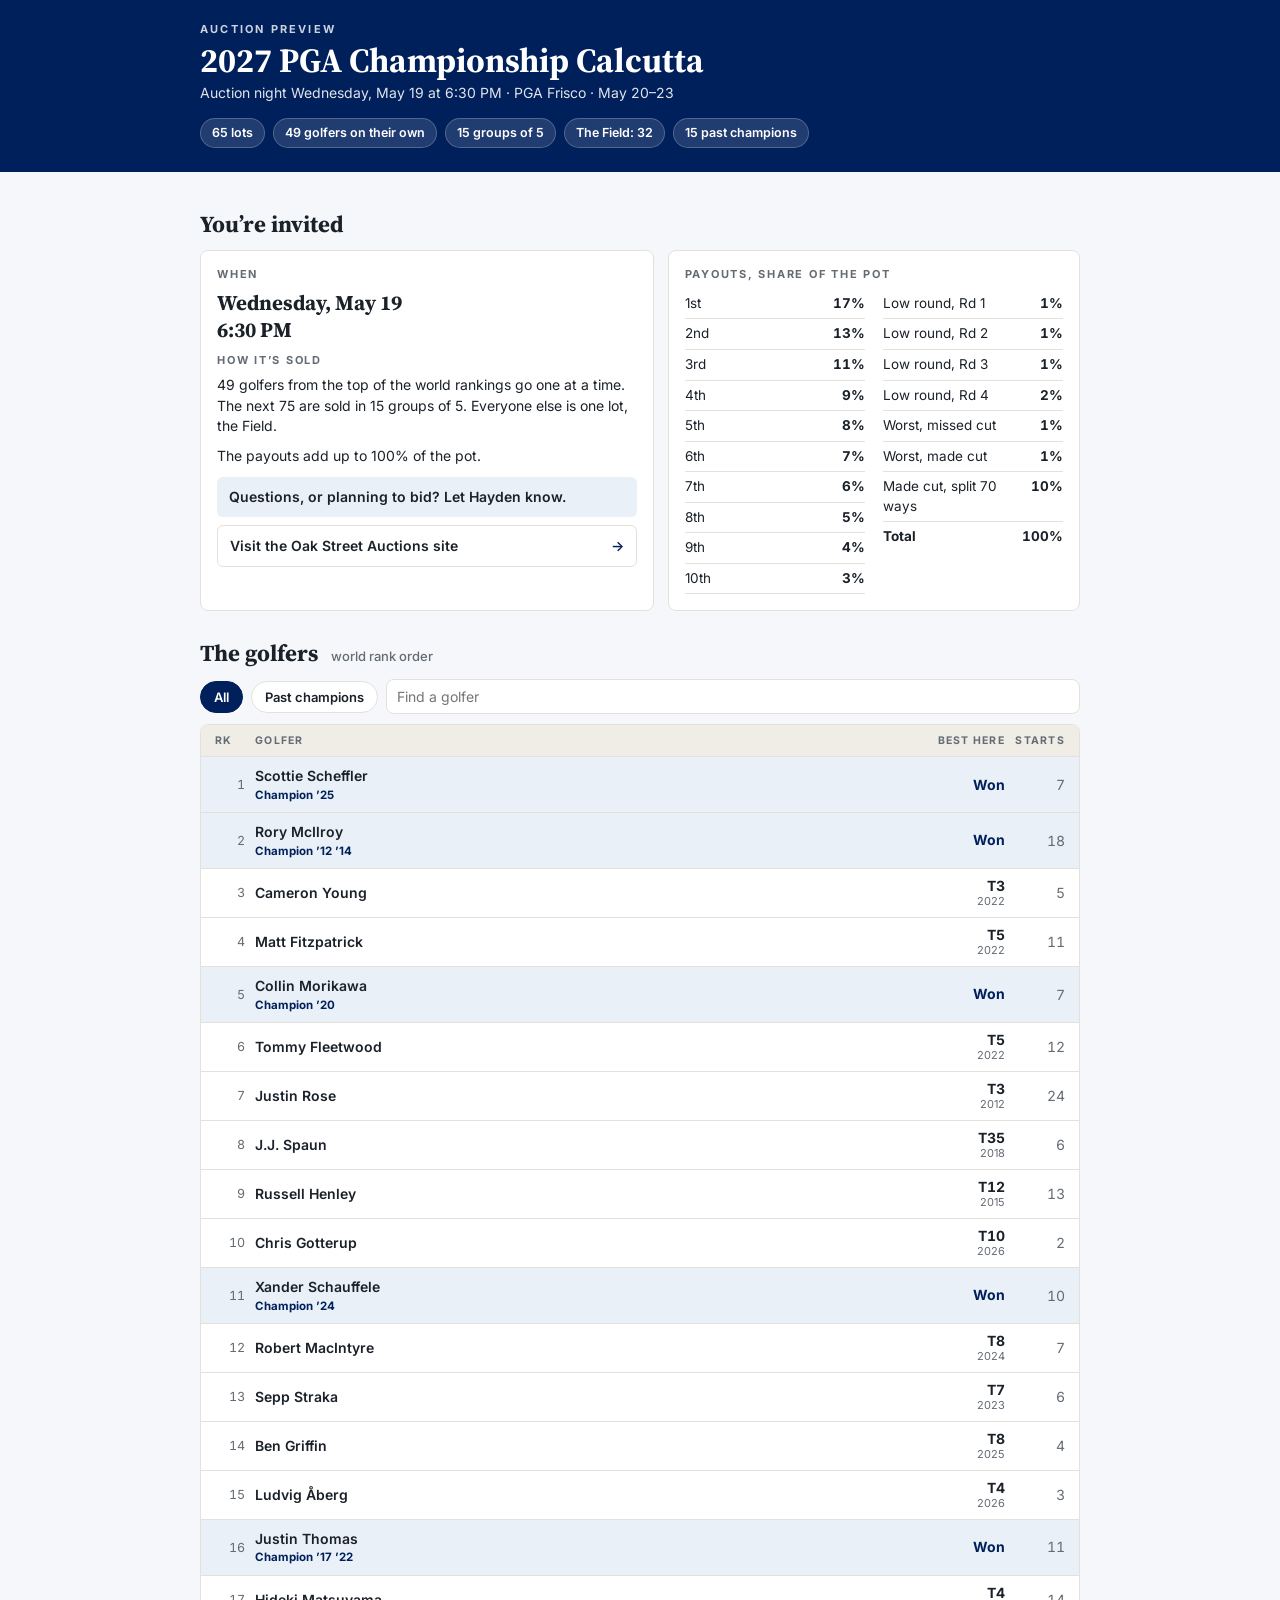
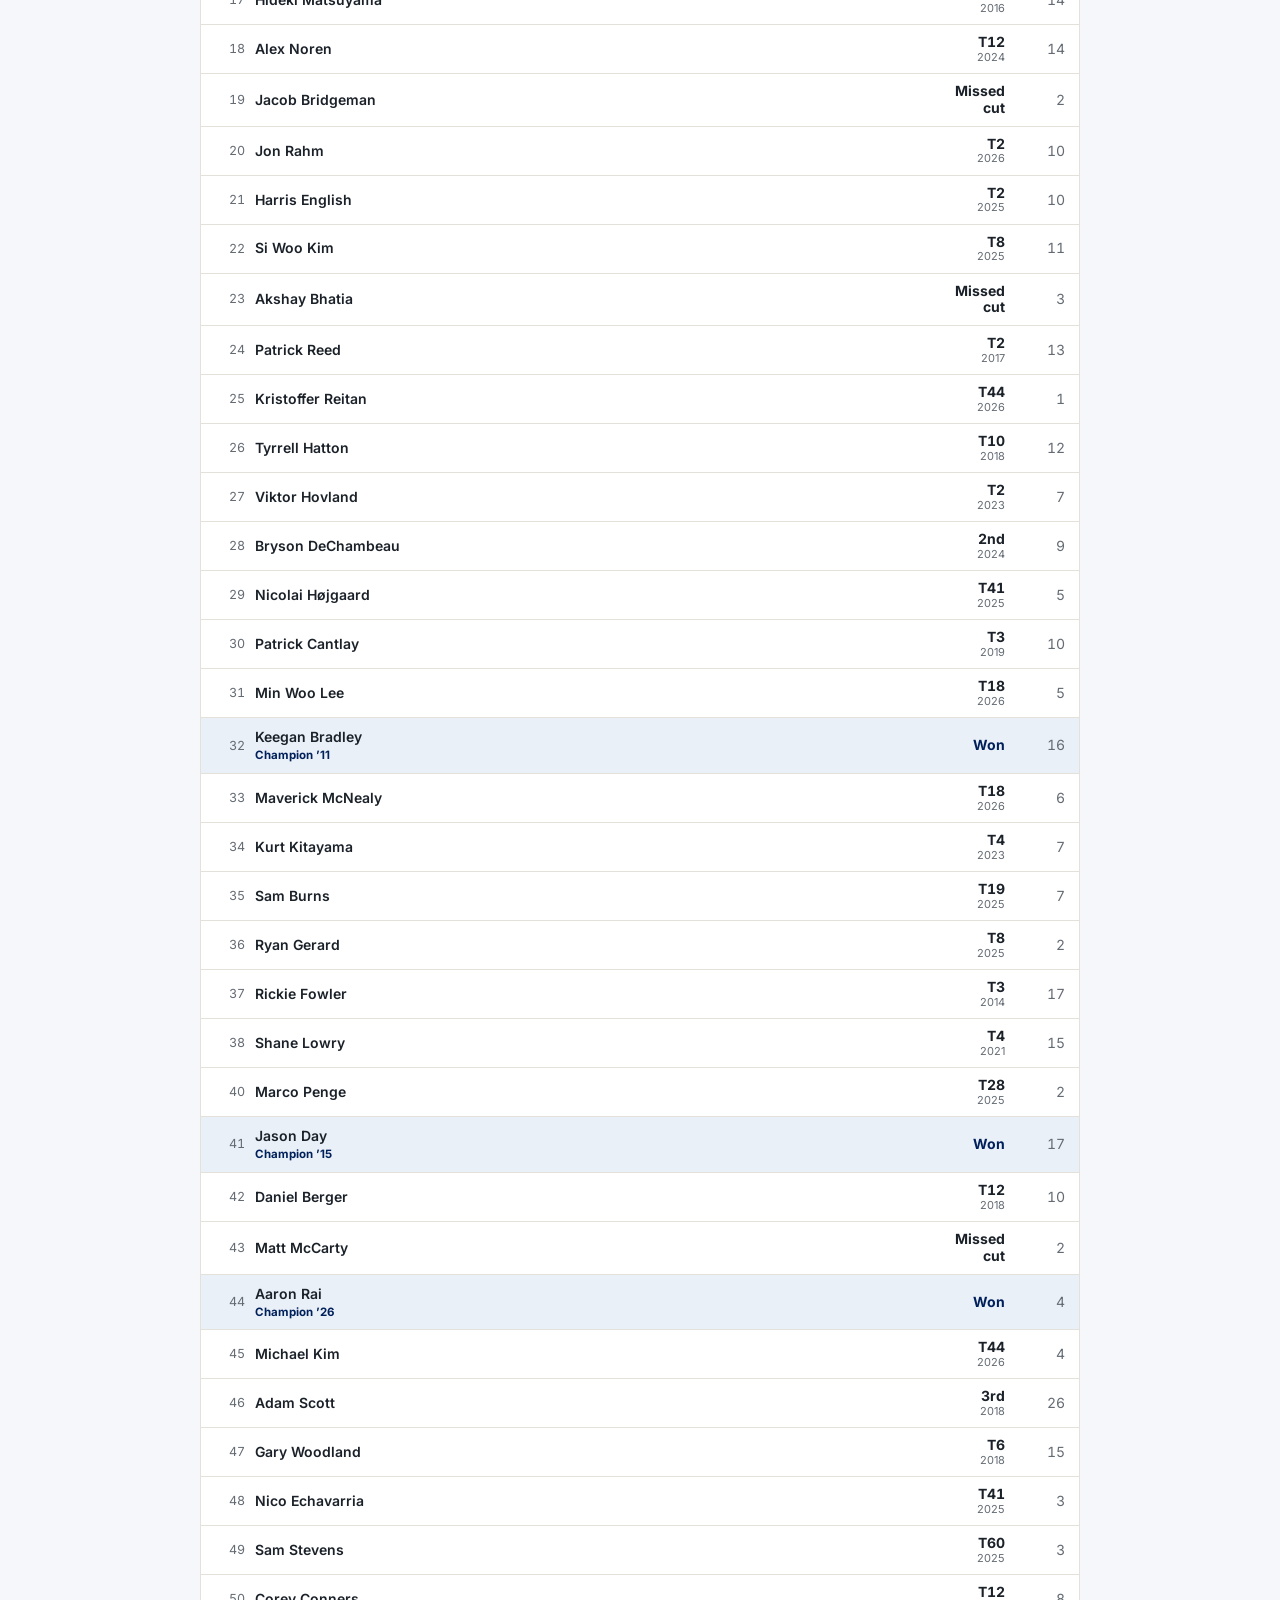
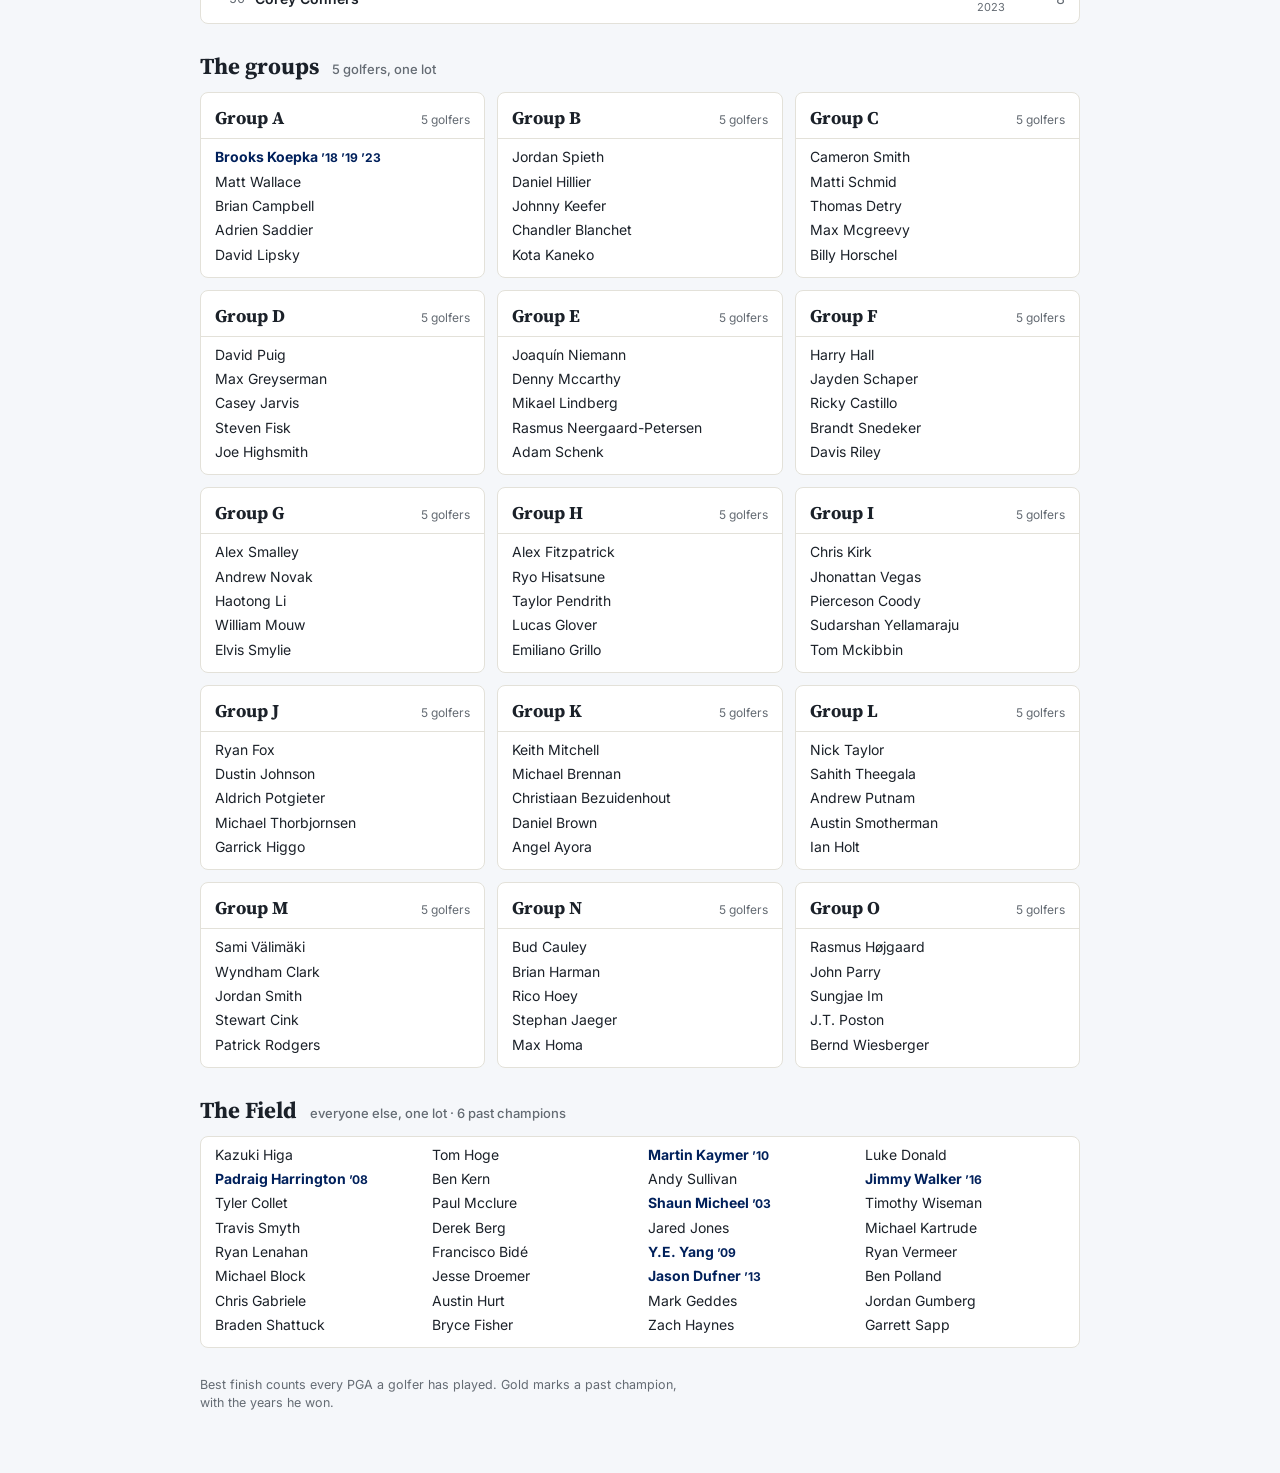
<file: preview/pga/index.html>
<!doctype html>
<html lang="en"><head><meta charset="utf-8"><meta name="viewport" content="width=device-width,initial-scale=1,viewport-fit=cover">
<title>2027 PGA Championship Calcutta</title><meta name="robots" content="noindex">
<link rel="icon" href="icon.png?v=1"><link rel="apple-touch-icon" href="icon.png?v=1"><meta name="theme-color" content="#00205B">
<meta property="og:type" content="website"><meta property="og:site_name" content="Oak Street Auctions">
<meta property="og:title" content="2027 PGA Championship Calcutta">
<meta property="og:description" content="Auction night Wednesday, May 19 at 6:30 PM. How it’s sold, payouts and the field.">
<meta property="og:url" content="https://oakstreetauctions.github.io/preview/pga/">
<meta property="og:image" content="https://oakstreetauctions.github.io/preview/pga/share.png?v=1"><meta property="og:image:width" content="1200"><meta property="og:image:height" content="630">
<meta name="twitter:card" content="summary_large_image">
<link rel="stylesheet" href="https://fonts.googleapis.com/css2?family=Source+Serif+4:wght@600;700&family=Inter:wght@400;500;600;700;800&display=swap">
<style>[hidden]{display:none!important}
:root{--bg:#f5f7fa;--card:#ffffff;--fg:#1b2129;--mut:#646b73;--line:#e3e1d9;--seg:#efede6;--hdr:#00205B;--acc:#00205B;--hl:#eaf0f8;--serif:"Source Serif 4",Georgia,serif;--ui:Inter,system-ui,-apple-system,"Segoe UI",sans-serif;color-scheme:light}
@media (prefers-color-scheme:dark){:root{--bg:#0e1114;--card:#161b20;--fg:#eceff2;--mut:#9aa3ab;--line:#262d34;--seg:#1c2228;--hl:#2a2614;color-scheme:dark}}
html,body{margin:0}body{background:var(--bg);color:var(--fg);font:14px/1.45 var(--ui);-webkit-font-smoothing:antialiased}
.top{background:var(--hdr);color:#fff;padding-block:22px 24px;padding-left:max(16px,env(safe-area-inset-left,0px));padding-right:max(16px,env(safe-area-inset-right,0px))}
.wrap{max-width:880px;margin:0 auto}
.top a.bk{color:#fff;opacity:.75;text-decoration:none;font-size:12.5px;font-weight:600}
.top .eb{font:700 11px var(--ui);letter-spacing:.2em;text-transform:uppercase;opacity:.8}
.top h1{margin:6px 0 4px;font:700 34px/1.1 var(--serif);text-wrap:balance}
.top p{margin:0;opacity:.88}
.facts{display:flex;flex-wrap:wrap;gap:8px;margin-top:14px}
.facts span{background:rgba(255,255,255,.13);border:1px solid rgba(255,255,255,.22);border-radius:999px;padding:5px 11px;font-size:12.5px;font-weight:600}
main{padding-block:10px 48px;padding-left:max(16px,env(safe-area-inset-left,0px));padding-right:max(16px,env(safe-area-inset-right,0px))}
h2{font:700 23px var(--serif);margin:26px 0 10px}h2 small{font:500 13px var(--ui);color:var(--mut);margin-left:8px}
.inv{display:grid;grid-template-columns:minmax(0,1.1fr) minmax(0,1fr);gap:14px}@media(max-width:660px){.inv{grid-template-columns:minmax(0,1fr)}}
.box,.card{background:var(--card);border:1px solid var(--line);border-radius:8px}.box{padding:16px}
.box h3{margin:0 0 8px;font:700 11px var(--ui);letter-spacing:.16em;text-transform:uppercase;color:var(--mut)}
.box p{margin:0 0 10px;max-width:60ch}.when{font:700 21px/1.3 var(--serif)}
.cta{background:var(--hl);border-radius:6px;padding:10px 12px;font-weight:600}
.site{display:flex;justify-content:space-between;align-items:center;margin-top:8px;border:1px solid var(--line);border-radius:6px;padding:10px 12px;font-weight:600;color:var(--fg);text-decoration:none}.site span{color:var(--acc)}.site:hover{background:var(--seg)}.site:focus-visible{outline:2px solid var(--acc);outline-offset:2px}
.pay{display:grid;grid-template-columns:repeat(2,minmax(0,1fr));gap:0 18px}.pay.one{grid-template-columns:minmax(0,1fr)}
.pay div{display:flex;justify-content:space-between;gap:10px;padding:5px 0;border-bottom:1px solid var(--line);font-size:13.5px}
.pay b{font-variant-numeric:tabular-nums;white-space:nowrap}.pay .sum{border-bottom:0;font-weight:700}
.pnote{color:var(--mut);font-size:12.5px;margin-top:8px}
.bar{display:flex;flex-wrap:wrap;gap:8px;align-items:center;margin-bottom:10px}
.chip{border:1px solid var(--line);background:var(--card);color:var(--fg);border-radius:999px;padding:7px 13px;font:600 13px var(--ui);cursor:pointer}
.chip.on{background:var(--hdr);border-color:var(--hdr);color:#fff}
#q{flex:1;min-width:160px;border:1px solid var(--line);background:var(--card);color:var(--fg);border-radius:8px;padding:8px 10px;font:14px var(--ui)}
.chip:focus-visible,#q:focus-visible{outline:2px solid var(--acc);outline-offset:2px}
.card{overflow:hidden}
.hd,.g{display:grid;grid-template-columns:30px minmax(0,1fr) 74px 50px;gap:10px;align-items:center;padding:9px 14px}
.hd{font:700 10.5px var(--ui);letter-spacing:.12em;text-transform:uppercase;color:var(--mut);background:var(--seg)}
.hd span:nth-child(n+3),.g>span:nth-child(n+3){text-align:right}
ul{list-style:none;margin:0;padding:0}.g{border-top:1px solid var(--line)}
.rk{color:var(--mut);font-variant-numeric:tabular-nums;text-align:right;font-size:12.5px}
.nm{min-width:0;display:flex;flex-direction:column}.nm b{font-weight:600;white-space:nowrap;overflow:hidden;text-overflow:ellipsis}
.ch{font-style:normal;font-size:11.5px;font-weight:700;color:var(--acc)}.g[data-champ="1"]{background:var(--hl)}
.bf{display:flex;flex-direction:column;line-height:1.2}.bf b{font-variant-numeric:tabular-nums}.bf b.won{color:var(--acc)}.bf i{font-style:normal;font-size:11px;color:var(--mut)}
.st{color:var(--mut);font-variant-numeric:tabular-nums}
.empty{padding:16px 14px;color:var(--mut);border-top:1px solid var(--line)}
.grid{display:grid;grid-template-columns:repeat(auto-fill,minmax(250px,1fr));gap:12px}
.grp header{padding:12px 14px 8px;border-bottom:1px solid var(--line);display:flex;justify-content:space-between;align-items:baseline;gap:8px}
.grp h3{margin:0;font:700 18px var(--serif)}.grp header span{color:var(--mut);font-size:12px}
.grp ul{padding:8px 14px 12px;display:grid;gap:4px}.grp.wide ul{grid-template-columns:repeat(auto-fill,minmax(190px,1fr));column-gap:16px}
li.cw{color:var(--acc);font-weight:700}li.cw em{font-style:normal;font-size:12px}
.tm{display:grid;grid-template-columns:38px minmax(0,1fr);gap:8px;align-items:baseline;padding:6px 0;border-top:1px solid var(--line)}.tm:first-child{border-top:0}
.tm i{font-style:normal;color:var(--mut);text-align:right;font-variant-numeric:tabular-nums;font-size:12.5px}
.tm b{font-weight:600}.tm small{display:block;color:var(--mut);font-size:12px}
.note{margin-top:28px;color:var(--mut);font-size:12.5px;max-width:62ch}
@media(max-width:520px){.hd,.g{grid-template-columns:22px minmax(0,1fr) 54px 40px;gap:8px;padding:9px 10px}.top h1{font-size:28px}}
</style></head><body>
<div class="top"><div class="wrap">
<div class="eb">Auction preview</div>
<h1>2027 PGA Championship Calcutta</h1>
<p>Auction night Wednesday, May 19 at 6:30 PM · PGA Frisco · May 20–23</p>
<div class="facts"><span>65 lots</span><span>49 golfers on their own</span><span>15 groups of 5</span><span>The Field: 32</span><span>15 past champions</span></div>
</div></div>
<main><div class="wrap">
<h2>You’re invited</h2>
<div class="inv">
<div class="box"><h3>When</h3><p class="when">Wednesday, May 19<br>6:30 PM</p>
<h3>How it’s sold</h3><p>49 golfers from the top of the world rankings go one at a time. The next 75 are sold in 15 groups of 5. Everyone else is one lot, the Field.</p><p>The payouts add up to 100% of the pot.</p>
<div class="cta">Questions, or planning to bid? Let Hayden know.</div><a class="site" href="/">Visit the Oak Street Auctions site <span aria-hidden="true">→</span></a></div>
<div class="box"><h3>Payouts, share of the pot</h3><div class="pay"><div style="display:block;border:0;padding:0"><div><span>1st</span><b>17%</b></div><div><span>2nd</span><b>13%</b></div><div><span>3rd</span><b>11%</b></div><div><span>4th</span><b>9%</b></div><div><span>5th</span><b>8%</b></div><div><span>6th</span><b>7%</b></div><div><span>7th</span><b>6%</b></div><div><span>8th</span><b>5%</b></div><div><span>9th</span><b>4%</b></div><div><span>10th</span><b>3%</b></div></div><div style="display:block;border:0;padding:0"><div><span>Low round, Rd 1</span><b>1%</b></div><div><span>Low round, Rd 2</span><b>1%</b></div><div><span>Low round, Rd 3</span><b>1%</b></div><div><span>Low round, Rd 4</span><b>2%</b></div><div><span>Worst, missed cut</span><b>1%</b></div><div><span>Worst, made cut</span><b>1%</b></div><div><span>Made cut, split 70 ways</span><b>10%</b></div><div class="sum"><span>Total</span><b>100%</b></div></div></div></div>
</div>
<h2>The golfers <small>world rank order</small></h2>
<div class="bar" role="group" aria-label="Filter golfers"><button class="chip on" data-f="all">All</button><button class="chip" data-f="champ">Past champions</button><input id="q" type="search" placeholder="Find a golfer" aria-label="Find a golfer"></div>
<div class="card"><div class="hd"><span>RK</span><span>Golfer</span><span>Best here</span><span>Starts</span></div><ul id="list"><li class="g" data-champ="1" data-new="0" data-name="scottie scheffler"><span class="rk">1</span><span class="nm"><b>Scottie Scheffler</b><em class=ch>Champion ’25</em></span><span class="bf"><b class="won">Won</b><i></i></span><span class="st">7</span></li><li class="g" data-champ="1" data-new="0" data-name="rory mcilroy"><span class="rk">2</span><span class="nm"><b>Rory McIlroy</b><em class=ch>Champion ’12 ’14</em></span><span class="bf"><b class="won">Won</b><i></i></span><span class="st">18</span></li><li class="g" data-champ="0" data-new="0" data-name="cameron young"><span class="rk">3</span><span class="nm"><b>Cameron Young</b></span><span class="bf"><b class="">T3</b><i>2022</i></span><span class="st">5</span></li><li class="g" data-champ="0" data-new="0" data-name="matt fitzpatrick"><span class="rk">4</span><span class="nm"><b>Matt Fitzpatrick</b></span><span class="bf"><b class="">T5</b><i>2022</i></span><span class="st">11</span></li><li class="g" data-champ="1" data-new="0" data-name="collin morikawa"><span class="rk">5</span><span class="nm"><b>Collin Morikawa</b><em class=ch>Champion ’20</em></span><span class="bf"><b class="won">Won</b><i></i></span><span class="st">7</span></li><li class="g" data-champ="0" data-new="0" data-name="tommy fleetwood"><span class="rk">6</span><span class="nm"><b>Tommy Fleetwood</b></span><span class="bf"><b class="">T5</b><i>2022</i></span><span class="st">12</span></li><li class="g" data-champ="0" data-new="0" data-name="justin rose"><span class="rk">7</span><span class="nm"><b>Justin Rose</b></span><span class="bf"><b class="">T3</b><i>2012</i></span><span class="st">24</span></li><li class="g" data-champ="0" data-new="0" data-name="j.j. spaun"><span class="rk">8</span><span class="nm"><b>J.J. Spaun</b></span><span class="bf"><b class="">T35</b><i>2018</i></span><span class="st">6</span></li><li class="g" data-champ="0" data-new="0" data-name="russell henley"><span class="rk">9</span><span class="nm"><b>Russell Henley</b></span><span class="bf"><b class="">T12</b><i>2015</i></span><span class="st">13</span></li><li class="g" data-champ="0" data-new="1" data-name="chris gotterup"><span class="rk">10</span><span class="nm"><b>Chris Gotterup</b></span><span class="bf"><b class="">T10</b><i>2026</i></span><span class="st">2</span></li><li class="g" data-champ="1" data-new="0" data-name="xander schauffele"><span class="rk">11</span><span class="nm"><b>Xander Schauffele</b><em class=ch>Champion ’24</em></span><span class="bf"><b class="won">Won</b><i></i></span><span class="st">10</span></li><li class="g" data-champ="0" data-new="0" data-name="robert macintyre"><span class="rk">12</span><span class="nm"><b>Robert MacIntyre</b></span><span class="bf"><b class="">T8</b><i>2024</i></span><span class="st">7</span></li><li class="g" data-champ="0" data-new="0" data-name="sepp straka"><span class="rk">13</span><span class="nm"><b>Sepp Straka</b></span><span class="bf"><b class="">T7</b><i>2023</i></span><span class="st">6</span></li><li class="g" data-champ="0" data-new="0" data-name="ben griffin"><span class="rk">14</span><span class="nm"><b>Ben Griffin</b></span><span class="bf"><b class="">T8</b><i>2025</i></span><span class="st">4</span></li><li class="g" data-champ="0" data-new="0" data-name="ludvig åberg"><span class="rk">15</span><span class="nm"><b>Ludvig Åberg</b></span><span class="bf"><b class="">T4</b><i>2026</i></span><span class="st">3</span></li><li class="g" data-champ="1" data-new="0" data-name="justin thomas"><span class="rk">16</span><span class="nm"><b>Justin Thomas</b><em class=ch>Champion ’17 ’22</em></span><span class="bf"><b class="won">Won</b><i></i></span><span class="st">11</span></li><li class="g" data-champ="0" data-new="0" data-name="hideki matsuyama"><span class="rk">17</span><span class="nm"><b>Hideki Matsuyama</b></span><span class="bf"><b class="">T4</b><i>2016</i></span><span class="st">14</span></li><li class="g" data-champ="0" data-new="0" data-name="alex noren"><span class="rk">18</span><span class="nm"><b>Alex Noren</b></span><span class="bf"><b class="">T12</b><i>2024</i></span><span class="st">14</span></li><li class="g" data-champ="0" data-new="1" data-name="jacob bridgeman"><span class="rk">19</span><span class="nm"><b>Jacob Bridgeman</b></span><span class="bf"><b class="">Missed cut</b><i></i></span><span class="st">2</span></li><li class="g" data-champ="0" data-new="0" data-name="jon rahm"><span class="rk">20</span><span class="nm"><b>Jon Rahm</b></span><span class="bf"><b class="">T2</b><i>2026</i></span><span class="st">10</span></li><li class="g" data-champ="0" data-new="0" data-name="harris english"><span class="rk">21</span><span class="nm"><b>Harris English</b></span><span class="bf"><b class="">T2</b><i>2025</i></span><span class="st">10</span></li><li class="g" data-champ="0" data-new="0" data-name="si woo kim"><span class="rk">22</span><span class="nm"><b>Si Woo Kim</b></span><span class="bf"><b class="">T8</b><i>2025</i></span><span class="st">11</span></li><li class="g" data-champ="0" data-new="0" data-name="akshay bhatia"><span class="rk">23</span><span class="nm"><b>Akshay Bhatia</b></span><span class="bf"><b class="">Missed cut</b><i></i></span><span class="st">3</span></li><li class="g" data-champ="0" data-new="0" data-name="patrick reed"><span class="rk">24</span><span class="nm"><b>Patrick Reed</b></span><span class="bf"><b class="">T2</b><i>2017</i></span><span class="st">13</span></li><li class="g" data-champ="0" data-new="1" data-name="kristoffer reitan"><span class="rk">25</span><span class="nm"><b>Kristoffer Reitan</b></span><span class="bf"><b class="">T44</b><i>2026</i></span><span class="st">1</span></li><li class="g" data-champ="0" data-new="0" data-name="tyrrell hatton"><span class="rk">26</span><span class="nm"><b>Tyrrell Hatton</b></span><span class="bf"><b class="">T10</b><i>2018</i></span><span class="st">12</span></li><li class="g" data-champ="0" data-new="0" data-name="viktor hovland"><span class="rk">27</span><span class="nm"><b>Viktor Hovland</b></span><span class="bf"><b class="">T2</b><i>2023</i></span><span class="st">7</span></li><li class="g" data-champ="0" data-new="0" data-name="bryson dechambeau"><span class="rk">28</span><span class="nm"><b>Bryson DeChambeau</b></span><span class="bf"><b class="">2nd</b><i>2024</i></span><span class="st">9</span></li><li class="g" data-champ="0" data-new="0" data-name="nicolai højgaard"><span class="rk">29</span><span class="nm"><b>Nicolai Højgaard</b></span><span class="bf"><b class="">T41</b><i>2025</i></span><span class="st">5</span></li><li class="g" data-champ="0" data-new="0" data-name="patrick cantlay"><span class="rk">30</span><span class="nm"><b>Patrick Cantlay</b></span><span class="bf"><b class="">T3</b><i>2019</i></span><span class="st">10</span></li><li class="g" data-champ="0" data-new="0" data-name="min woo lee"><span class="rk">31</span><span class="nm"><b>Min Woo Lee</b></span><span class="bf"><b class="">T18</b><i>2026</i></span><span class="st">5</span></li><li class="g" data-champ="1" data-new="0" data-name="keegan bradley"><span class="rk">32</span><span class="nm"><b>Keegan Bradley</b><em class=ch>Champion ’11</em></span><span class="bf"><b class="won">Won</b><i></i></span><span class="st">16</span></li><li class="g" data-champ="0" data-new="0" data-name="maverick mcnealy"><span class="rk">33</span><span class="nm"><b>Maverick McNealy</b></span><span class="bf"><b class="">T18</b><i>2026</i></span><span class="st">6</span></li><li class="g" data-champ="0" data-new="0" data-name="kurt kitayama"><span class="rk">34</span><span class="nm"><b>Kurt Kitayama</b></span><span class="bf"><b class="">T4</b><i>2023</i></span><span class="st">7</span></li><li class="g" data-champ="0" data-new="0" data-name="sam burns"><span class="rk">35</span><span class="nm"><b>Sam Burns</b></span><span class="bf"><b class="">T19</b><i>2025</i></span><span class="st">7</span></li><li class="g" data-champ="0" data-new="1" data-name="ryan gerard"><span class="rk">36</span><span class="nm"><b>Ryan Gerard</b></span><span class="bf"><b class="">T8</b><i>2025</i></span><span class="st">2</span></li><li class="g" data-champ="0" data-new="0" data-name="rickie fowler"><span class="rk">37</span><span class="nm"><b>Rickie Fowler</b></span><span class="bf"><b class="">T3</b><i>2014</i></span><span class="st">17</span></li><li class="g" data-champ="0" data-new="0" data-name="shane lowry"><span class="rk">38</span><span class="nm"><b>Shane Lowry</b></span><span class="bf"><b class="">T4</b><i>2021</i></span><span class="st">15</span></li><li class="g" data-champ="0" data-new="1" data-name="marco penge"><span class="rk">40</span><span class="nm"><b>Marco Penge</b></span><span class="bf"><b class="">T28</b><i>2025</i></span><span class="st">2</span></li><li class="g" data-champ="1" data-new="0" data-name="jason day"><span class="rk">41</span><span class="nm"><b>Jason Day</b><em class=ch>Champion ’15</em></span><span class="bf"><b class="won">Won</b><i></i></span><span class="st">17</span></li><li class="g" data-champ="0" data-new="0" data-name="daniel berger"><span class="rk">42</span><span class="nm"><b>Daniel Berger</b></span><span class="bf"><b class="">T12</b><i>2018</i></span><span class="st">10</span></li><li class="g" data-champ="0" data-new="1" data-name="matt mccarty"><span class="rk">43</span><span class="nm"><b>Matt McCarty</b></span><span class="bf"><b class="">Missed cut</b><i></i></span><span class="st">2</span></li><li class="g" data-champ="1" data-new="0" data-name="aaron rai"><span class="rk">44</span><span class="nm"><b>Aaron Rai</b><em class=ch>Champion ’26</em></span><span class="bf"><b class="won">Won</b><i></i></span><span class="st">4</span></li><li class="g" data-champ="0" data-new="0" data-name="michael kim"><span class="rk">45</span><span class="nm"><b>Michael Kim</b></span><span class="bf"><b class="">T44</b><i>2026</i></span><span class="st">4</span></li><li class="g" data-champ="0" data-new="0" data-name="adam scott"><span class="rk">46</span><span class="nm"><b>Adam Scott</b></span><span class="bf"><b class="">3rd</b><i>2018</i></span><span class="st">26</span></li><li class="g" data-champ="0" data-new="0" data-name="gary woodland"><span class="rk">47</span><span class="nm"><b>Gary Woodland</b></span><span class="bf"><b class="">T6</b><i>2018</i></span><span class="st">15</span></li><li class="g" data-champ="0" data-new="0" data-name="nico echavarria"><span class="rk">48</span><span class="nm"><b>Nico Echavarria</b></span><span class="bf"><b class="">T41</b><i>2025</i></span><span class="st">3</span></li><li class="g" data-champ="0" data-new="0" data-name="sam stevens"><span class="rk">49</span><span class="nm"><b>Sam Stevens</b></span><span class="bf"><b class="">T60</b><i>2025</i></span><span class="st">3</span></li><li class="g" data-champ="0" data-new="0" data-name="corey conners"><span class="rk">50</span><span class="nm"><b>Corey Conners</b></span><span class="bf"><b class="">T12</b><i>2023</i></span><span class="st">8</span></li></ul><div class="empty" id="none" hidden>No golfers match.</div></div>
<h2>The groups <small>5 golfers, one lot</small></h2>
<div class="grid"><article class="card grp"><header><h3>Group A</h3><span>5 golfers</span></header><ul><li class="cw">Brooks Koepka <em>’18 ’19 ’23</em></li><li class="">Matt Wallace</li><li class="">Brian Campbell</li><li class="">Adrien Saddier</li><li class="">David Lipsky</li></ul></article><article class="card grp"><header><h3>Group B</h3><span>5 golfers</span></header><ul><li class="">Jordan Spieth</li><li class="">Daniel Hillier</li><li class="">Johnny Keefer</li><li class="">Chandler Blanchet</li><li class="">Kota Kaneko</li></ul></article><article class="card grp"><header><h3>Group C</h3><span>5 golfers</span></header><ul><li class="">Cameron Smith</li><li class="">Matti Schmid</li><li class="">Thomas Detry</li><li class="">Max Mcgreevy</li><li class="">Billy Horschel</li></ul></article><article class="card grp"><header><h3>Group D</h3><span>5 golfers</span></header><ul><li class="">David Puig</li><li class="">Max Greyserman</li><li class="">Casey Jarvis</li><li class="">Steven Fisk</li><li class="">Joe Highsmith</li></ul></article><article class="card grp"><header><h3>Group E</h3><span>5 golfers</span></header><ul><li class="">Joaquín Niemann</li><li class="">Denny Mccarthy</li><li class="">Mikael Lindberg</li><li class="">Rasmus Neergaard-Petersen</li><li class="">Adam Schenk</li></ul></article><article class="card grp"><header><h3>Group F</h3><span>5 golfers</span></header><ul><li class="">Harry Hall</li><li class="">Jayden Schaper</li><li class="">Ricky Castillo</li><li class="">Brandt Snedeker</li><li class="">Davis Riley</li></ul></article><article class="card grp"><header><h3>Group G</h3><span>5 golfers</span></header><ul><li class="">Alex Smalley</li><li class="">Andrew Novak</li><li class="">Haotong Li</li><li class="">William Mouw</li><li class="">Elvis Smylie</li></ul></article><article class="card grp"><header><h3>Group H</h3><span>5 golfers</span></header><ul><li class="">Alex Fitzpatrick</li><li class="">Ryo Hisatsune</li><li class="">Taylor Pendrith</li><li class="">Lucas Glover</li><li class="">Emiliano Grillo</li></ul></article><article class="card grp"><header><h3>Group I</h3><span>5 golfers</span></header><ul><li class="">Chris Kirk</li><li class="">Jhonattan Vegas</li><li class="">Pierceson Coody</li><li class="">Sudarshan Yellamaraju</li><li class="">Tom Mckibbin</li></ul></article><article class="card grp"><header><h3>Group J</h3><span>5 golfers</span></header><ul><li class="">Ryan Fox</li><li class="">Dustin Johnson</li><li class="">Aldrich Potgieter</li><li class="">Michael Thorbjornsen</li><li class="">Garrick Higgo</li></ul></article><article class="card grp"><header><h3>Group K</h3><span>5 golfers</span></header><ul><li class="">Keith Mitchell</li><li class="">Michael Brennan</li><li class="">Christiaan Bezuidenhout</li><li class="">Daniel Brown</li><li class="">Angel Ayora</li></ul></article><article class="card grp"><header><h3>Group L</h3><span>5 golfers</span></header><ul><li class="">Nick Taylor</li><li class="">Sahith Theegala</li><li class="">Andrew Putnam</li><li class="">Austin Smotherman</li><li class="">Ian Holt</li></ul></article><article class="card grp"><header><h3>Group M</h3><span>5 golfers</span></header><ul><li class="">Sami Välimäki</li><li class="">Wyndham Clark</li><li class="">Jordan Smith</li><li class="">Stewart Cink</li><li class="">Patrick Rodgers</li></ul></article><article class="card grp"><header><h3>Group N</h3><span>5 golfers</span></header><ul><li class="">Bud Cauley</li><li class="">Brian Harman</li><li class="">Rico Hoey</li><li class="">Stephan Jaeger</li><li class="">Max Homa</li></ul></article><article class="card grp"><header><h3>Group O</h3><span>5 golfers</span></header><ul><li class="">Rasmus Højgaard</li><li class="">John Parry</li><li class="">Sungjae Im</li><li class="">J.T. Poston</li><li class="">Bernd Wiesberger</li></ul></article></div>
<h2>The Field <small>everyone else, one lot · 6 past champions</small></h2>
<article class="card grp wide"><ul><li class="">Kazuki Higa</li><li class="">Tom Hoge</li><li class="cw">Martin Kaymer <em>’10</em></li><li class="">Luke Donald</li><li class="cw">Padraig Harrington <em>’08</em></li><li class="">Ben Kern</li><li class="">Andy Sullivan</li><li class="cw">Jimmy Walker <em>’16</em></li><li class="">Tyler Collet</li><li class="">Paul Mcclure</li><li class="cw">Shaun Micheel <em>’03</em></li><li class="">Timothy Wiseman</li><li class="">Travis Smyth</li><li class="">Derek Berg</li><li class="">Jared Jones</li><li class="">Michael Kartrude</li><li class="">Ryan Lenahan</li><li class="">Francisco Bidé</li><li class="cw">Y.E. Yang <em>’09</em></li><li class="">Ryan Vermeer</li><li class="">Michael Block</li><li class="">Jesse Droemer</li><li class="cw">Jason Dufner <em>’13</em></li><li class="">Ben Polland</li><li class="">Chris Gabriele</li><li class="">Austin Hurt</li><li class="">Mark Geddes</li><li class="">Jordan Gumberg</li><li class="">Braden Shattuck</li><li class="">Bryce Fisher</li><li class="">Zach Haynes</li><li class="">Garrett Sapp</li></ul></article>
<p class="note">Best finish counts every PGA a golfer has played. Gold marks a past champion, with the years he won.</p>
<script>(function(){var f="all",q=document.getElementById("q"),rows=[].slice.call(document.querySelectorAll("#list .g")),none=document.getElementById("none");
function ap(){var t=q.value.trim().toLowerCase(),n=0;rows.forEach(function(r){var ok=(f==="all"||(f==="champ"&&r.dataset.champ==="1")||(f==="new"&&r.dataset.new==="1"))&&(!t||r.dataset.name.indexOf(t)>-1);r.hidden=!ok;if(ok)n++});none.hidden=n>0;document.querySelectorAll("article.grp").forEach(function(g){var ls=[].slice.call(g.querySelectorAll("li"));var ok=(f!=="champ"||g.querySelector("li.cw"))&&(!t||ls.some(function(l){return l.textContent.toLowerCase().indexOf(t)>-1}));g.hidden=!ok})}
document.querySelectorAll(".chip").forEach(function(b){b.addEventListener("click",function(){f=b.dataset.f;document.querySelectorAll(".chip").forEach(function(c){c.classList.toggle("on",c===b)});ap()})});q.addEventListener("input",ap)})();</script>
</div></main>
</body></html>
</file>
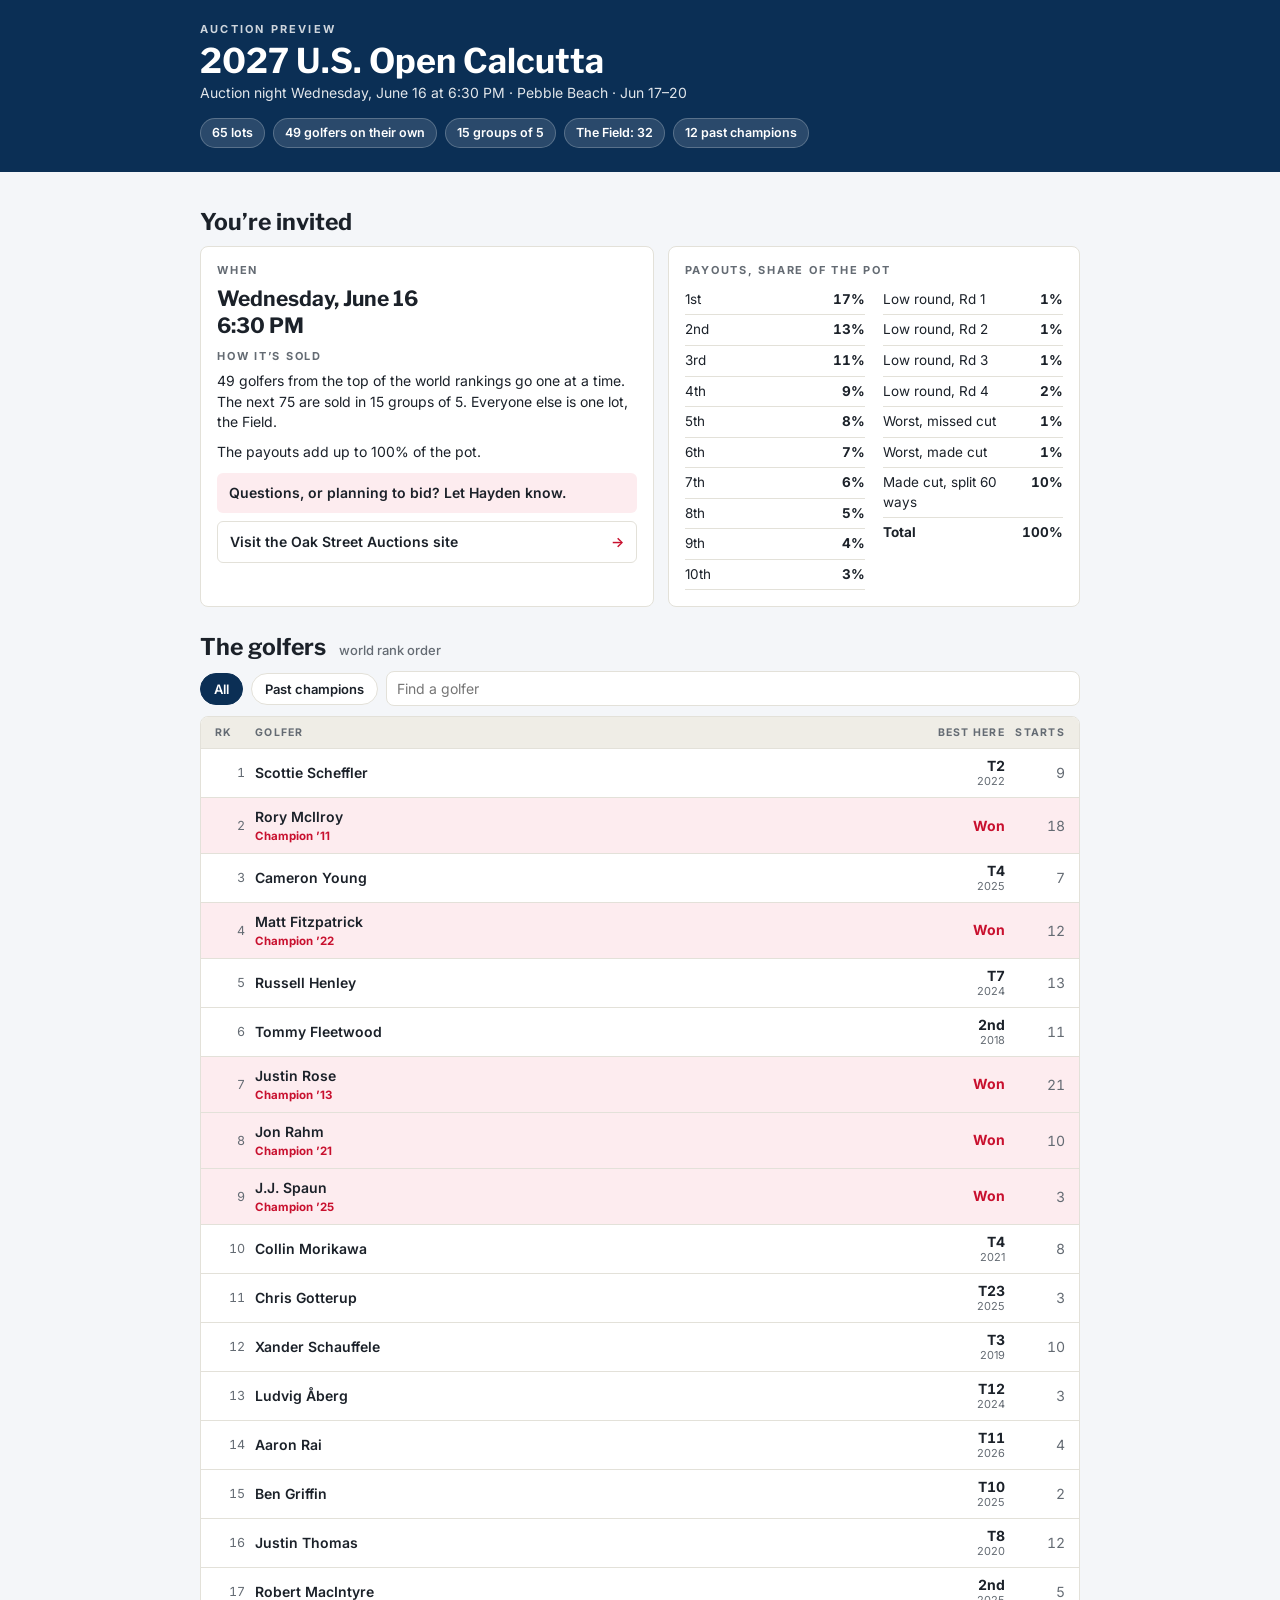
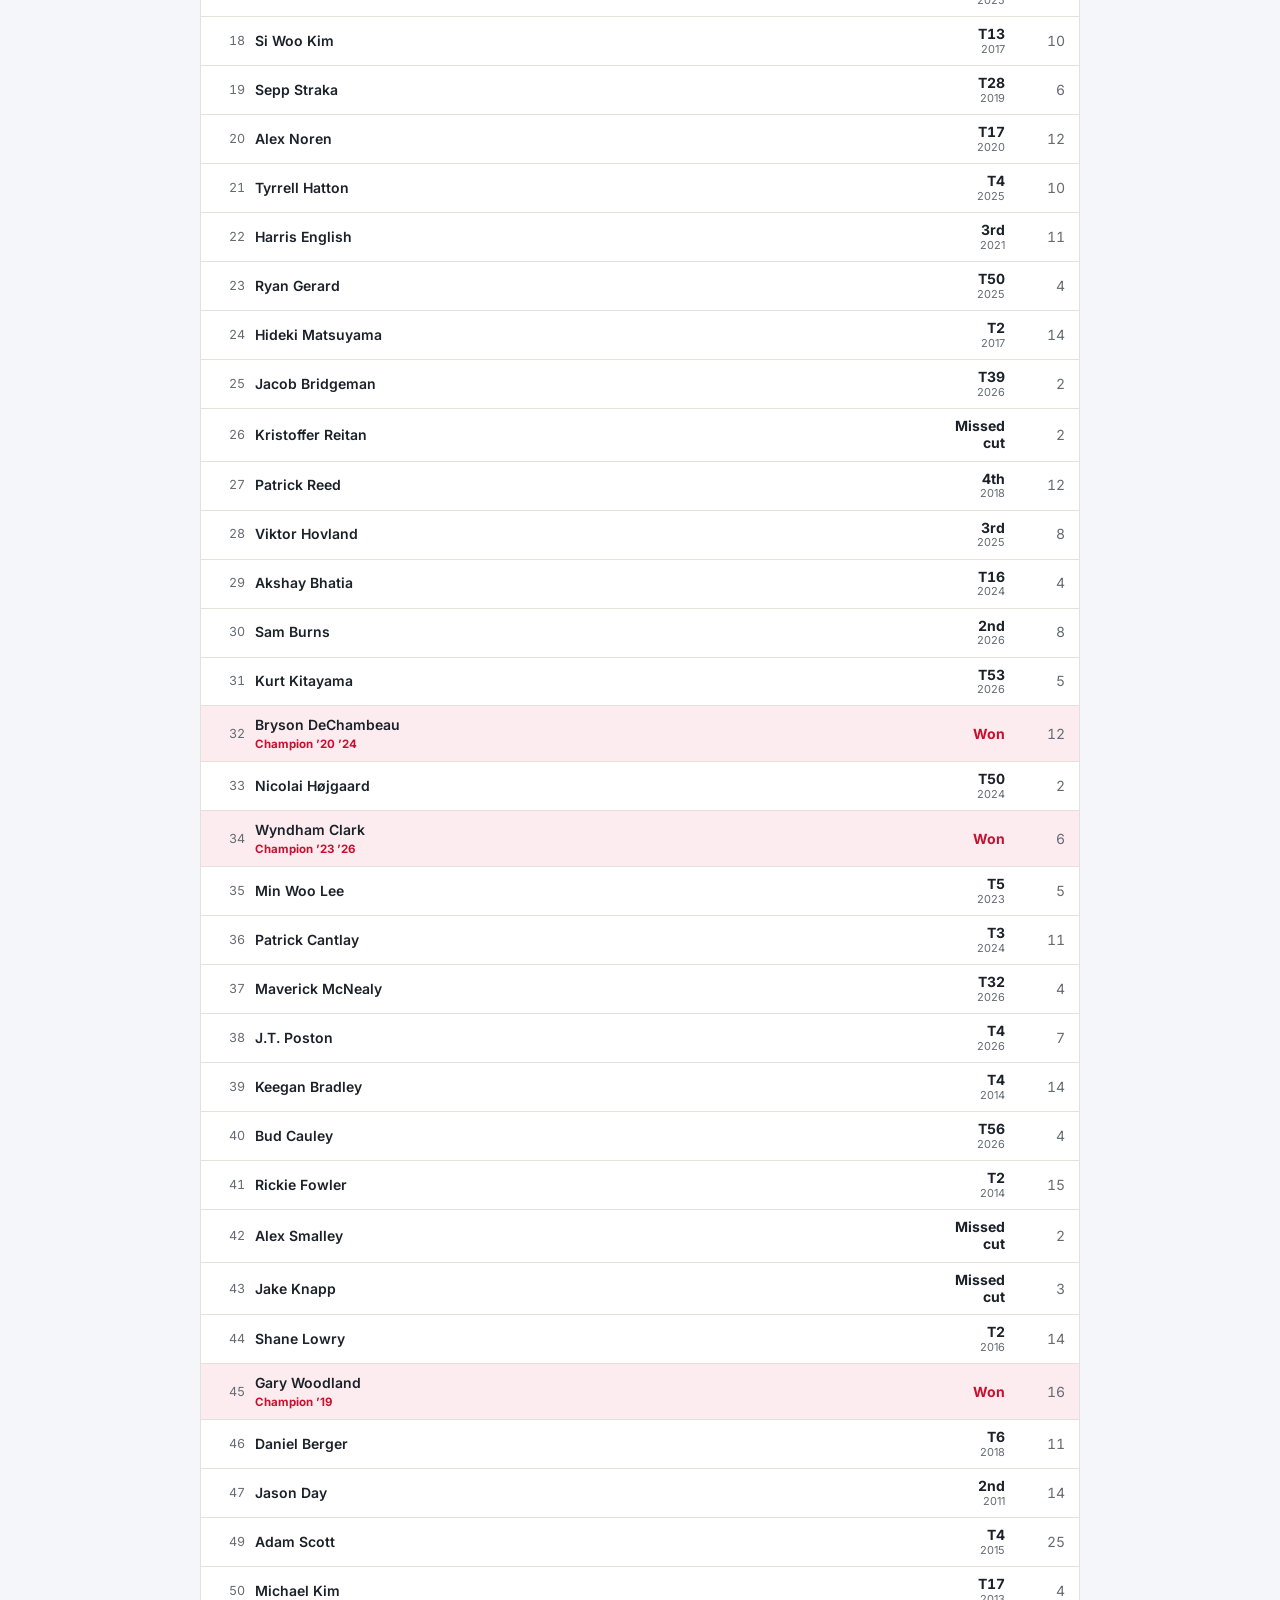
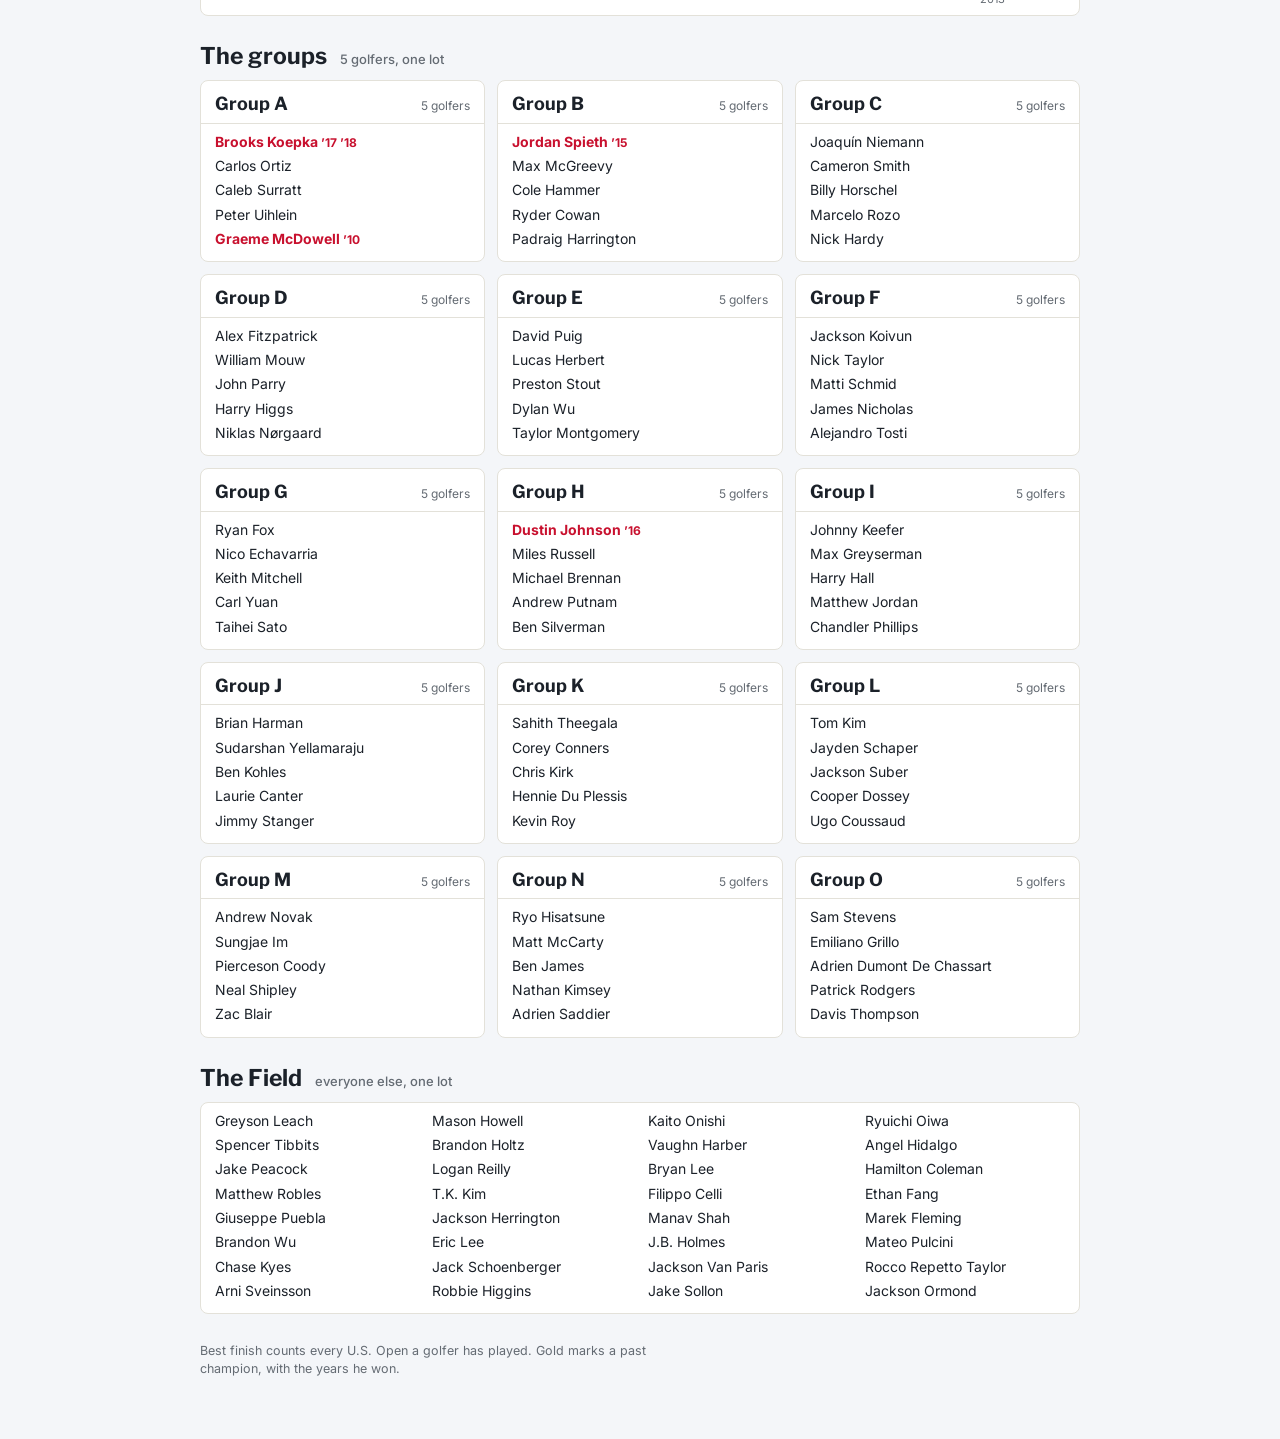
<file: preview/usopen/index.html>
<!doctype html>
<html lang="en"><head><meta charset="utf-8"><meta name="viewport" content="width=device-width,initial-scale=1,viewport-fit=cover">
<title>2027 U.S. Open Calcutta</title><meta name="robots" content="noindex">
<link rel="icon" href="icon.png?v=1"><link rel="apple-touch-icon" href="icon.png?v=1"><meta name="theme-color" content="#0b2f55">
<meta property="og:type" content="website"><meta property="og:site_name" content="Oak Street Auctions">
<meta property="og:title" content="2027 U.S. Open Calcutta">
<meta property="og:description" content="Auction night Wednesday, June 16 at 6:30 PM. How it’s sold, payouts and the field.">
<meta property="og:url" content="https://oakstreetauctions.github.io/preview/usopen/">
<meta property="og:image" content="https://oakstreetauctions.github.io/preview/usopen/share.png?v=1"><meta property="og:image:width" content="1200"><meta property="og:image:height" content="630">
<meta name="twitter:card" content="summary_large_image">
<link rel="stylesheet" href="https://fonts.googleapis.com/css2?family=Libre+Franklin:wght@700;800&family=Inter:wght@400;500;600;700;800&display=swap">
<style>[hidden]{display:none!important}
:root{--bg:#f4f6f9;--card:#ffffff;--fg:#1b2129;--mut:#646b73;--line:#e3e1d9;--seg:#efede6;--hdr:#0b2f55;--acc:#c8102e;--hl:#fdecef;--serif:"Libre Franklin",Inter,sans-serif;--ui:Inter,system-ui,-apple-system,"Segoe UI",sans-serif;color-scheme:light}
@media (prefers-color-scheme:dark){:root{--bg:#0e1114;--card:#161b20;--fg:#eceff2;--mut:#9aa3ab;--line:#262d34;--seg:#1c2228;--hl:#2a2614;color-scheme:dark}}
html,body{margin:0}body{background:var(--bg);color:var(--fg);font:14px/1.45 var(--ui);-webkit-font-smoothing:antialiased}
.top{background:var(--hdr);color:#fff;padding-block:22px 24px;padding-left:max(16px,env(safe-area-inset-left,0px));padding-right:max(16px,env(safe-area-inset-right,0px))}
.wrap{max-width:880px;margin:0 auto}
.top a.bk{color:#fff;opacity:.75;text-decoration:none;font-size:12.5px;font-weight:600}
.top .eb{font:700 11px var(--ui);letter-spacing:.2em;text-transform:uppercase;opacity:.8}
.top h1{margin:6px 0 4px;font:700 34px/1.1 var(--serif);text-wrap:balance}
.top p{margin:0;opacity:.88}
.facts{display:flex;flex-wrap:wrap;gap:8px;margin-top:14px}
.facts span{background:rgba(255,255,255,.13);border:1px solid rgba(255,255,255,.22);border-radius:999px;padding:5px 11px;font-size:12.5px;font-weight:600}
main{padding-block:10px 48px;padding-left:max(16px,env(safe-area-inset-left,0px));padding-right:max(16px,env(safe-area-inset-right,0px))}
h2{font:700 23px var(--serif);margin:26px 0 10px}h2 small{font:500 13px var(--ui);color:var(--mut);margin-left:8px}
.inv{display:grid;grid-template-columns:minmax(0,1.1fr) minmax(0,1fr);gap:14px}@media(max-width:660px){.inv{grid-template-columns:minmax(0,1fr)}}
.box,.card{background:var(--card);border:1px solid var(--line);border-radius:8px}.box{padding:16px}
.box h3{margin:0 0 8px;font:700 11px var(--ui);letter-spacing:.16em;text-transform:uppercase;color:var(--mut)}
.box p{margin:0 0 10px;max-width:60ch}.when{font:700 21px/1.3 var(--serif)}
.cta{background:var(--hl);border-radius:6px;padding:10px 12px;font-weight:600}
.site{display:flex;justify-content:space-between;align-items:center;margin-top:8px;border:1px solid var(--line);border-radius:6px;padding:10px 12px;font-weight:600;color:var(--fg);text-decoration:none}.site span{color:var(--acc)}.site:hover{background:var(--seg)}.site:focus-visible{outline:2px solid var(--acc);outline-offset:2px}
.pay{display:grid;grid-template-columns:repeat(2,minmax(0,1fr));gap:0 18px}.pay.one{grid-template-columns:minmax(0,1fr)}
.pay div{display:flex;justify-content:space-between;gap:10px;padding:5px 0;border-bottom:1px solid var(--line);font-size:13.5px}
.pay b{font-variant-numeric:tabular-nums;white-space:nowrap}.pay .sum{border-bottom:0;font-weight:700}
.pnote{color:var(--mut);font-size:12.5px;margin-top:8px}
.bar{display:flex;flex-wrap:wrap;gap:8px;align-items:center;margin-bottom:10px}
.chip{border:1px solid var(--line);background:var(--card);color:var(--fg);border-radius:999px;padding:7px 13px;font:600 13px var(--ui);cursor:pointer}
.chip.on{background:var(--hdr);border-color:var(--hdr);color:#fff}
#q{flex:1;min-width:160px;border:1px solid var(--line);background:var(--card);color:var(--fg);border-radius:8px;padding:8px 10px;font:14px var(--ui)}
.chip:focus-visible,#q:focus-visible{outline:2px solid var(--acc);outline-offset:2px}
.card{overflow:hidden}
.hd,.g{display:grid;grid-template-columns:30px minmax(0,1fr) 74px 50px;gap:10px;align-items:center;padding:9px 14px}
.hd{font:700 10.5px var(--ui);letter-spacing:.12em;text-transform:uppercase;color:var(--mut);background:var(--seg)}
.hd span:nth-child(n+3),.g>span:nth-child(n+3){text-align:right}
ul{list-style:none;margin:0;padding:0}.g{border-top:1px solid var(--line)}
.rk{color:var(--mut);font-variant-numeric:tabular-nums;text-align:right;font-size:12.5px}
.nm{min-width:0;display:flex;flex-direction:column}.nm b{font-weight:600;white-space:nowrap;overflow:hidden;text-overflow:ellipsis}
.ch{font-style:normal;font-size:11.5px;font-weight:700;color:var(--acc)}.g[data-champ="1"]{background:var(--hl)}
.bf{display:flex;flex-direction:column;line-height:1.2}.bf b{font-variant-numeric:tabular-nums}.bf b.won{color:var(--acc)}.bf i{font-style:normal;font-size:11px;color:var(--mut)}
.st{color:var(--mut);font-variant-numeric:tabular-nums}
.empty{padding:16px 14px;color:var(--mut);border-top:1px solid var(--line)}
.grid{display:grid;grid-template-columns:repeat(auto-fill,minmax(250px,1fr));gap:12px}
.grp header{padding:12px 14px 8px;border-bottom:1px solid var(--line);display:flex;justify-content:space-between;align-items:baseline;gap:8px}
.grp h3{margin:0;font:700 18px var(--serif)}.grp header span{color:var(--mut);font-size:12px}
.grp ul{padding:8px 14px 12px;display:grid;gap:4px}.grp.wide ul{grid-template-columns:repeat(auto-fill,minmax(190px,1fr));column-gap:16px}
li.cw{color:var(--acc);font-weight:700}li.cw em{font-style:normal;font-size:12px}
.tm{display:grid;grid-template-columns:38px minmax(0,1fr);gap:8px;align-items:baseline;padding:6px 0;border-top:1px solid var(--line)}.tm:first-child{border-top:0}
.tm i{font-style:normal;color:var(--mut);text-align:right;font-variant-numeric:tabular-nums;font-size:12.5px}
.tm b{font-weight:600}.tm small{display:block;color:var(--mut);font-size:12px}
.note{margin-top:28px;color:var(--mut);font-size:12.5px;max-width:62ch}
@media(max-width:520px){.hd,.g{grid-template-columns:22px minmax(0,1fr) 54px 40px;gap:8px;padding:9px 10px}.top h1{font-size:28px}}
</style></head><body>
<div class="top"><div class="wrap">
<div class="eb">Auction preview</div>
<h1>2027 U.S. Open Calcutta</h1>
<p>Auction night Wednesday, June 16 at 6:30 PM · Pebble Beach · Jun 17–20</p>
<div class="facts"><span>65 lots</span><span>49 golfers on their own</span><span>15 groups of 5</span><span>The Field: 32</span><span>12 past champions</span></div>
</div></div>
<main><div class="wrap">
<h2>You’re invited</h2>
<div class="inv">
<div class="box"><h3>When</h3><p class="when">Wednesday, June 16<br>6:30 PM</p>
<h3>How it’s sold</h3><p>49 golfers from the top of the world rankings go one at a time. The next 75 are sold in 15 groups of 5. Everyone else is one lot, the Field.</p><p>The payouts add up to 100% of the pot.</p>
<div class="cta">Questions, or planning to bid? Let Hayden know.</div><a class="site" href="/">Visit the Oak Street Auctions site <span aria-hidden="true">→</span></a></div>
<div class="box"><h3>Payouts, share of the pot</h3><div class="pay"><div style="display:block;border:0;padding:0"><div><span>1st</span><b>17%</b></div><div><span>2nd</span><b>13%</b></div><div><span>3rd</span><b>11%</b></div><div><span>4th</span><b>9%</b></div><div><span>5th</span><b>8%</b></div><div><span>6th</span><b>7%</b></div><div><span>7th</span><b>6%</b></div><div><span>8th</span><b>5%</b></div><div><span>9th</span><b>4%</b></div><div><span>10th</span><b>3%</b></div></div><div style="display:block;border:0;padding:0"><div><span>Low round, Rd 1</span><b>1%</b></div><div><span>Low round, Rd 2</span><b>1%</b></div><div><span>Low round, Rd 3</span><b>1%</b></div><div><span>Low round, Rd 4</span><b>2%</b></div><div><span>Worst, missed cut</span><b>1%</b></div><div><span>Worst, made cut</span><b>1%</b></div><div><span>Made cut, split 60 ways</span><b>10%</b></div><div class="sum"><span>Total</span><b>100%</b></div></div></div></div>
</div>
<h2>The golfers <small>world rank order</small></h2>
<div class="bar" role="group" aria-label="Filter golfers"><button class="chip on" data-f="all">All</button><button class="chip" data-f="champ">Past champions</button><input id="q" type="search" placeholder="Find a golfer" aria-label="Find a golfer"></div>
<div class="card"><div class="hd"><span>RK</span><span>Golfer</span><span>Best here</span><span>Starts</span></div><ul id="list"><li class="g" data-champ="0" data-new="0" data-name="scottie scheffler"><span class="rk">1</span><span class="nm"><b>Scottie Scheffler</b></span><span class="bf"><b class="">T2</b><i>2022</i></span><span class="st">9</span></li><li class="g" data-champ="1" data-new="0" data-name="rory mcilroy"><span class="rk">2</span><span class="nm"><b>Rory McIlroy</b><em class=ch>Champion ’11</em></span><span class="bf"><b class="won">Won</b><i></i></span><span class="st">18</span></li><li class="g" data-champ="0" data-new="0" data-name="cameron young"><span class="rk">3</span><span class="nm"><b>Cameron Young</b></span><span class="bf"><b class="">T4</b><i>2025</i></span><span class="st">7</span></li><li class="g" data-champ="1" data-new="0" data-name="matt fitzpatrick"><span class="rk">4</span><span class="nm"><b>Matt Fitzpatrick</b><em class=ch>Champion ’22</em></span><span class="bf"><b class="won">Won</b><i></i></span><span class="st">12</span></li><li class="g" data-champ="0" data-new="0" data-name="russell henley"><span class="rk">5</span><span class="nm"><b>Russell Henley</b></span><span class="bf"><b class="">T7</b><i>2024</i></span><span class="st">13</span></li><li class="g" data-champ="0" data-new="0" data-name="tommy fleetwood"><span class="rk">6</span><span class="nm"><b>Tommy Fleetwood</b></span><span class="bf"><b class="">2nd</b><i>2018</i></span><span class="st">11</span></li><li class="g" data-champ="1" data-new="0" data-name="justin rose"><span class="rk">7</span><span class="nm"><b>Justin Rose</b><em class=ch>Champion ’13</em></span><span class="bf"><b class="won">Won</b><i></i></span><span class="st">21</span></li><li class="g" data-champ="1" data-new="0" data-name="jon rahm"><span class="rk">8</span><span class="nm"><b>Jon Rahm</b><em class=ch>Champion ’21</em></span><span class="bf"><b class="won">Won</b><i></i></span><span class="st">10</span></li><li class="g" data-champ="1" data-new="0" data-name="j.j. spaun"><span class="rk">9</span><span class="nm"><b>J.J. Spaun</b><em class=ch>Champion ’25</em></span><span class="bf"><b class="won">Won</b><i></i></span><span class="st">3</span></li><li class="g" data-champ="0" data-new="0" data-name="collin morikawa"><span class="rk">10</span><span class="nm"><b>Collin Morikawa</b></span><span class="bf"><b class="">T4</b><i>2021</i></span><span class="st">8</span></li><li class="g" data-champ="0" data-new="0" data-name="chris gotterup"><span class="rk">11</span><span class="nm"><b>Chris Gotterup</b></span><span class="bf"><b class="">T23</b><i>2025</i></span><span class="st">3</span></li><li class="g" data-champ="0" data-new="0" data-name="xander schauffele"><span class="rk">12</span><span class="nm"><b>Xander Schauffele</b></span><span class="bf"><b class="">T3</b><i>2019</i></span><span class="st">10</span></li><li class="g" data-champ="0" data-new="0" data-name="ludvig åberg"><span class="rk">13</span><span class="nm"><b>Ludvig Åberg</b></span><span class="bf"><b class="">T12</b><i>2024</i></span><span class="st">3</span></li><li class="g" data-champ="0" data-new="0" data-name="aaron rai"><span class="rk">14</span><span class="nm"><b>Aaron Rai</b></span><span class="bf"><b class="">T11</b><i>2026</i></span><span class="st">4</span></li><li class="g" data-champ="0" data-new="1" data-name="ben griffin"><span class="rk">15</span><span class="nm"><b>Ben Griffin</b></span><span class="bf"><b class="">T10</b><i>2025</i></span><span class="st">2</span></li><li class="g" data-champ="0" data-new="0" data-name="justin thomas"><span class="rk">16</span><span class="nm"><b>Justin Thomas</b></span><span class="bf"><b class="">T8</b><i>2020</i></span><span class="st">12</span></li><li class="g" data-champ="0" data-new="0" data-name="robert macintyre"><span class="rk">17</span><span class="nm"><b>Robert MacIntyre</b></span><span class="bf"><b class="">2nd</b><i>2025</i></span><span class="st">5</span></li><li class="g" data-champ="0" data-new="0" data-name="si woo kim"><span class="rk">18</span><span class="nm"><b>Si Woo Kim</b></span><span class="bf"><b class="">T13</b><i>2017</i></span><span class="st">10</span></li><li class="g" data-champ="0" data-new="0" data-name="sepp straka"><span class="rk">19</span><span class="nm"><b>Sepp Straka</b></span><span class="bf"><b class="">T28</b><i>2019</i></span><span class="st">6</span></li><li class="g" data-champ="0" data-new="0" data-name="alex noren"><span class="rk">20</span><span class="nm"><b>Alex Noren</b></span><span class="bf"><b class="">T17</b><i>2020</i></span><span class="st">12</span></li><li class="g" data-champ="0" data-new="0" data-name="tyrrell hatton"><span class="rk">21</span><span class="nm"><b>Tyrrell Hatton</b></span><span class="bf"><b class="">T4</b><i>2025</i></span><span class="st">10</span></li><li class="g" data-champ="0" data-new="0" data-name="harris english"><span class="rk">22</span><span class="nm"><b>Harris English</b></span><span class="bf"><b class="">3rd</b><i>2021</i></span><span class="st">11</span></li><li class="g" data-champ="0" data-new="0" data-name="ryan gerard"><span class="rk">23</span><span class="nm"><b>Ryan Gerard</b></span><span class="bf"><b class="">T50</b><i>2025</i></span><span class="st">4</span></li><li class="g" data-champ="0" data-new="0" data-name="hideki matsuyama"><span class="rk">24</span><span class="nm"><b>Hideki Matsuyama</b></span><span class="bf"><b class="">T2</b><i>2017</i></span><span class="st">14</span></li><li class="g" data-champ="0" data-new="1" data-name="jacob bridgeman"><span class="rk">25</span><span class="nm"><b>Jacob Bridgeman</b></span><span class="bf"><b class="">T39</b><i>2026</i></span><span class="st">2</span></li><li class="g" data-champ="0" data-new="1" data-name="kristoffer reitan"><span class="rk">26</span><span class="nm"><b>Kristoffer Reitan</b></span><span class="bf"><b class="">Missed cut</b><i></i></span><span class="st">2</span></li><li class="g" data-champ="0" data-new="0" data-name="patrick reed"><span class="rk">27</span><span class="nm"><b>Patrick Reed</b></span><span class="bf"><b class="">4th</b><i>2018</i></span><span class="st">12</span></li><li class="g" data-champ="0" data-new="0" data-name="viktor hovland"><span class="rk">28</span><span class="nm"><b>Viktor Hovland</b></span><span class="bf"><b class="">3rd</b><i>2025</i></span><span class="st">8</span></li><li class="g" data-champ="0" data-new="0" data-name="akshay bhatia"><span class="rk">29</span><span class="nm"><b>Akshay Bhatia</b></span><span class="bf"><b class="">T16</b><i>2024</i></span><span class="st">4</span></li><li class="g" data-champ="0" data-new="0" data-name="sam burns"><span class="rk">30</span><span class="nm"><b>Sam Burns</b></span><span class="bf"><b class="">2nd</b><i>2026</i></span><span class="st">8</span></li><li class="g" data-champ="0" data-new="0" data-name="kurt kitayama"><span class="rk">31</span><span class="nm"><b>Kurt Kitayama</b></span><span class="bf"><b class="">T53</b><i>2026</i></span><span class="st">5</span></li><li class="g" data-champ="1" data-new="0" data-name="bryson dechambeau"><span class="rk">32</span><span class="nm"><b>Bryson DeChambeau</b><em class=ch>Champion ’20 ’24</em></span><span class="bf"><b class="won">Won</b><i></i></span><span class="st">12</span></li><li class="g" data-champ="0" data-new="1" data-name="nicolai højgaard"><span class="rk">33</span><span class="nm"><b>Nicolai Højgaard</b></span><span class="bf"><b class="">T50</b><i>2024</i></span><span class="st">2</span></li><li class="g" data-champ="1" data-new="0" data-name="wyndham clark"><span class="rk">34</span><span class="nm"><b>Wyndham Clark</b><em class=ch>Champion ’23 ’26</em></span><span class="bf"><b class="won">Won</b><i></i></span><span class="st">6</span></li><li class="g" data-champ="0" data-new="0" data-name="min woo lee"><span class="rk">35</span><span class="nm"><b>Min Woo Lee</b></span><span class="bf"><b class="">T5</b><i>2023</i></span><span class="st">5</span></li><li class="g" data-champ="0" data-new="0" data-name="patrick cantlay"><span class="rk">36</span><span class="nm"><b>Patrick Cantlay</b></span><span class="bf"><b class="">T3</b><i>2024</i></span><span class="st">11</span></li><li class="g" data-champ="0" data-new="0" data-name="maverick mcnealy"><span class="rk">37</span><span class="nm"><b>Maverick McNealy</b></span><span class="bf"><b class="">T32</b><i>2026</i></span><span class="st">4</span></li><li class="g" data-champ="0" data-new="0" data-name="j.t. poston"><span class="rk">38</span><span class="nm"><b>J.T. Poston</b></span><span class="bf"><b class="">T4</b><i>2026</i></span><span class="st">7</span></li><li class="g" data-champ="0" data-new="0" data-name="keegan bradley"><span class="rk">39</span><span class="nm"><b>Keegan Bradley</b></span><span class="bf"><b class="">T4</b><i>2014</i></span><span class="st">14</span></li><li class="g" data-champ="0" data-new="0" data-name="bud cauley"><span class="rk">40</span><span class="nm"><b>Bud Cauley</b></span><span class="bf"><b class="">T56</b><i>2026</i></span><span class="st">4</span></li><li class="g" data-champ="0" data-new="0" data-name="rickie fowler"><span class="rk">41</span><span class="nm"><b>Rickie Fowler</b></span><span class="bf"><b class="">T2</b><i>2014</i></span><span class="st">15</span></li><li class="g" data-champ="0" data-new="1" data-name="alex smalley"><span class="rk">42</span><span class="nm"><b>Alex Smalley</b></span><span class="bf"><b class="">Missed cut</b><i></i></span><span class="st">2</span></li><li class="g" data-champ="0" data-new="0" data-name="jake knapp"><span class="rk">43</span><span class="nm"><b>Jake Knapp</b></span><span class="bf"><b class="">Missed cut</b><i></i></span><span class="st">3</span></li><li class="g" data-champ="0" data-new="0" data-name="shane lowry"><span class="rk">44</span><span class="nm"><b>Shane Lowry</b></span><span class="bf"><b class="">T2</b><i>2016</i></span><span class="st">14</span></li><li class="g" data-champ="1" data-new="0" data-name="gary woodland"><span class="rk">45</span><span class="nm"><b>Gary Woodland</b><em class=ch>Champion ’19</em></span><span class="bf"><b class="won">Won</b><i></i></span><span class="st">16</span></li><li class="g" data-champ="0" data-new="0" data-name="daniel berger"><span class="rk">46</span><span class="nm"><b>Daniel Berger</b></span><span class="bf"><b class="">T6</b><i>2018</i></span><span class="st">11</span></li><li class="g" data-champ="0" data-new="0" data-name="jason day"><span class="rk">47</span><span class="nm"><b>Jason Day</b></span><span class="bf"><b class="">2nd</b><i>2011</i></span><span class="st">14</span></li><li class="g" data-champ="0" data-new="0" data-name="adam scott"><span class="rk">49</span><span class="nm"><b>Adam Scott</b></span><span class="bf"><b class="">T4</b><i>2015</i></span><span class="st">25</span></li><li class="g" data-champ="0" data-new="0" data-name="michael kim"><span class="rk">50</span><span class="nm"><b>Michael Kim</b></span><span class="bf"><b class="">T17</b><i>2013</i></span><span class="st">4</span></li></ul><div class="empty" id="none" hidden>No golfers match.</div></div>
<h2>The groups <small>5 golfers, one lot</small></h2>
<div class="grid"><article class="card grp"><header><h3>Group A</h3><span>5 golfers</span></header><ul><li class="cw">Brooks Koepka <em>’17 ’18</em></li><li class="">Carlos Ortiz</li><li class="">Caleb Surratt</li><li class="">Peter Uihlein</li><li class="cw">Graeme McDowell <em>’10</em></li></ul></article><article class="card grp"><header><h3>Group B</h3><span>5 golfers</span></header><ul><li class="cw">Jordan Spieth <em>’15</em></li><li class="">Max McGreevy</li><li class="">Cole Hammer</li><li class="">Ryder Cowan</li><li class="">Padraig Harrington</li></ul></article><article class="card grp"><header><h3>Group C</h3><span>5 golfers</span></header><ul><li class="">Joaquín Niemann</li><li class="">Cameron Smith</li><li class="">Billy Horschel</li><li class="">Marcelo Rozo</li><li class="">Nick Hardy</li></ul></article><article class="card grp"><header><h3>Group D</h3><span>5 golfers</span></header><ul><li class="">Alex Fitzpatrick</li><li class="">William Mouw</li><li class="">John Parry</li><li class="">Harry Higgs</li><li class="">Niklas Nørgaard</li></ul></article><article class="card grp"><header><h3>Group E</h3><span>5 golfers</span></header><ul><li class="">David Puig</li><li class="">Lucas Herbert</li><li class="">Preston Stout</li><li class="">Dylan Wu</li><li class="">Taylor Montgomery</li></ul></article><article class="card grp"><header><h3>Group F</h3><span>5 golfers</span></header><ul><li class="">Jackson Koivun</li><li class="">Nick Taylor</li><li class="">Matti Schmid</li><li class="">James Nicholas</li><li class="">Alejandro Tosti</li></ul></article><article class="card grp"><header><h3>Group G</h3><span>5 golfers</span></header><ul><li class="">Ryan Fox</li><li class="">Nico Echavarria</li><li class="">Keith Mitchell</li><li class="">Carl Yuan</li><li class="">Taihei Sato</li></ul></article><article class="card grp"><header><h3>Group H</h3><span>5 golfers</span></header><ul><li class="cw">Dustin Johnson <em>’16</em></li><li class="">Miles Russell</li><li class="">Michael Brennan</li><li class="">Andrew Putnam</li><li class="">Ben Silverman</li></ul></article><article class="card grp"><header><h3>Group I</h3><span>5 golfers</span></header><ul><li class="">Johnny Keefer</li><li class="">Max Greyserman</li><li class="">Harry Hall</li><li class="">Matthew Jordan</li><li class="">Chandler Phillips</li></ul></article><article class="card grp"><header><h3>Group J</h3><span>5 golfers</span></header><ul><li class="">Brian Harman</li><li class="">Sudarshan Yellamaraju</li><li class="">Ben Kohles</li><li class="">Laurie Canter</li><li class="">Jimmy Stanger</li></ul></article><article class="card grp"><header><h3>Group K</h3><span>5 golfers</span></header><ul><li class="">Sahith Theegala</li><li class="">Corey Conners</li><li class="">Chris Kirk</li><li class="">Hennie Du Plessis</li><li class="">Kevin Roy</li></ul></article><article class="card grp"><header><h3>Group L</h3><span>5 golfers</span></header><ul><li class="">Tom Kim</li><li class="">Jayden Schaper</li><li class="">Jackson Suber</li><li class="">Cooper Dossey</li><li class="">Ugo Coussaud</li></ul></article><article class="card grp"><header><h3>Group M</h3><span>5 golfers</span></header><ul><li class="">Andrew Novak</li><li class="">Sungjae Im</li><li class="">Pierceson Coody</li><li class="">Neal Shipley</li><li class="">Zac Blair</li></ul></article><article class="card grp"><header><h3>Group N</h3><span>5 golfers</span></header><ul><li class="">Ryo Hisatsune</li><li class="">Matt McCarty</li><li class="">Ben James</li><li class="">Nathan Kimsey</li><li class="">Adrien Saddier</li></ul></article><article class="card grp"><header><h3>Group O</h3><span>5 golfers</span></header><ul><li class="">Sam Stevens</li><li class="">Emiliano Grillo</li><li class="">Adrien Dumont De Chassart</li><li class="">Patrick Rodgers</li><li class="">Davis Thompson</li></ul></article></div>
<h2>The Field <small>everyone else, one lot</small></h2>
<article class="card grp wide"><ul><li class="">Greyson Leach</li><li class="">Mason Howell</li><li class="">Kaito Onishi</li><li class="">Ryuichi Oiwa</li><li class="">Spencer Tibbits</li><li class="">Brandon Holtz</li><li class="">Vaughn Harber</li><li class="">Angel Hidalgo</li><li class="">Jake Peacock</li><li class="">Logan Reilly</li><li class="">Bryan Lee</li><li class="">Hamilton Coleman</li><li class="">Matthew Robles</li><li class="">T.K. Kim</li><li class="">Filippo Celli</li><li class="">Ethan Fang</li><li class="">Giuseppe Puebla</li><li class="">Jackson Herrington</li><li class="">Manav Shah</li><li class="">Marek Fleming</li><li class="">Brandon Wu</li><li class="">Eric Lee</li><li class="">J.B. Holmes</li><li class="">Mateo Pulcini</li><li class="">Chase Kyes</li><li class="">Jack Schoenberger</li><li class="">Jackson Van Paris</li><li class="">Rocco Repetto Taylor</li><li class="">Arni Sveinsson</li><li class="">Robbie Higgins</li><li class="">Jake Sollon</li><li class="">Jackson Ormond</li></ul></article>
<p class="note">Best finish counts every U.S. Open a golfer has played. Gold marks a past champion, with the years he won.</p>
<script>(function(){var f="all",q=document.getElementById("q"),rows=[].slice.call(document.querySelectorAll("#list .g")),none=document.getElementById("none");
function ap(){var t=q.value.trim().toLowerCase(),n=0;rows.forEach(function(r){var ok=(f==="all"||(f==="champ"&&r.dataset.champ==="1")||(f==="new"&&r.dataset.new==="1"))&&(!t||r.dataset.name.indexOf(t)>-1);r.hidden=!ok;if(ok)n++});none.hidden=n>0;document.querySelectorAll("article.grp").forEach(function(g){var ls=[].slice.call(g.querySelectorAll("li"));var ok=(f!=="champ"||g.querySelector("li.cw"))&&(!t||ls.some(function(l){return l.textContent.toLowerCase().indexOf(t)>-1}));g.hidden=!ok})}
document.querySelectorAll(".chip").forEach(function(b){b.addEventListener("click",function(){f=b.dataset.f;document.querySelectorAll(".chip").forEach(function(c){c.classList.toggle("on",c===b)});ap()})});q.addEventListener("input",ap)})();</script>
</div></main>
</body></html>
</file>
<file: alltime.css>
/* All-Time Standings page shared by March Madness and NFL (same layout as the golf one). Sites set --at-a (accent), --at-th / --at-thf (table header) */
.atp{flex:1;min-width:0}
.atp-k{display:flex;align-items:center;justify-content:center;gap:14px;margin:6px 0 2px;color:var(--at-a);font:italic 400 22px var(--at-f,Georgia,serif)}
.atp-k:before,.atp-k:after{content:"";width:46px;height:1px;background:var(--at-a);opacity:.7}
.atp-s{text-align:center;font:500 13px var(--ui);color:var(--mut);margin-bottom:12px}
.atp-pick{position:relative;display:flex;align-items:center;gap:10px;background:var(--card);border:1px solid var(--line);border-radius:8px;padding:12px 14px;margin-bottom:12px;cursor:pointer}
.atp-pick small{font:600 9.5px var(--ui);letter-spacing:.14em;text-transform:uppercase;color:var(--mut)}
.atp-pick i{width:10px;height:10px;border-radius:2px}.atp-pick b{flex:1;font:600 15px var(--ui)}.atp-pick span{color:var(--at-a);font-size:11px}
.atp-pick select{position:absolute;inset:0;opacity:0;width:100%;cursor:pointer;font-size:16px}
.atp-chips{display:flex;gap:8px;overflow-x:auto;scrollbar-width:none;margin:0 0 14px;padding-bottom:2px}.atp-chips::-webkit-scrollbar{display:none}
.atp-chips button{flex:0 0 auto;border:1px solid var(--line);background:var(--card);color:var(--fg);border-radius:999px;padding:8px 14px;font:600 13px var(--ui);cursor:pointer}
.atp-chips button.on{background:var(--at-a);border-color:var(--at-a);color:#fff}
.atp-card{background:var(--card);border:1px solid var(--line);border-radius:8px;overflow:hidden;margin-bottom:10px}
.atp table.at{width:100%;border-collapse:collapse;table-layout:fixed;font-variant-numeric:tabular-nums}
.atp table.at th{background:var(--at-th);color:var(--at-thf);font:600 10px var(--ui);letter-spacing:.12em;text-transform:uppercase;padding:10px 8px;text-align:right}
.atp table.at th:first-child{text-align:left;width:auto}.atp table.at th:nth-child(2),.atp table.at th:nth-child(3){width:66px}.atp table.at th:nth-child(4){width:76px}
.atp table.at td{padding:10px 8px;border-top:1px solid var(--line);text-align:right;font:500 13.5px var(--ui);white-space:nowrap;cursor:pointer}
.atp table.at td:first-child{text-align:left;overflow:hidden}
.atp table.at tr:hover td{background:var(--seg)}.atp tr.me td{background:var(--seg)}
.atp .who{display:flex;align-items:center;gap:9px;min-width:0}.atp .who>span{min-width:0;overflow:hidden;text-overflow:ellipsis;font-weight:600}
.atp .sub{display:block;font:500 11px var(--ui);color:var(--mut);white-space:normal;line-height:1.35;margin-top:1px}
.atp .p{color:var(--pos,#1f9d4a)}.atp .n{color:var(--neg,#e5484d)}
.atp-note{font:12px var(--ui);color:var(--mut);margin:0 2px 14px}
.atp .gw{overflow-x:auto}.atp table.gr{border-collapse:separate;border-spacing:0;font-variant-numeric:tabular-nums}
.atp table.gr th,.atp table.gr td{padding:8px 10px;text-align:right;font:500 12.5px var(--ui);border-bottom:1px solid var(--line);white-space:nowrap;cursor:pointer}
.atp table.gr th{background:var(--at-th);color:var(--at-thf);font:600 10px var(--ui);letter-spacing:.08em;text-transform:uppercase}
.atp table.gr .sk{position:sticky;left:0;z-index:1;background:var(--card);text-align:left;box-shadow:1px 0 0 var(--line)}.atp table.gr th.sk{background:var(--at-th)}
.atp table.gr td.na{color:var(--line)}.atp table.gr tr.tot td{font-weight:700;border-top:2px solid var(--line);cursor:default}
.atp-prof{background:var(--card);border:1px solid var(--line);border-radius:8px;overflow:hidden;margin-bottom:14px}
.atp-prof .ph{display:flex;align-items:center;gap:10px;padding:12px;border-bottom:1px solid var(--line)}.atp-prof .ph b{flex:1;min-width:0;font:600 16px var(--ui)}
.atp-prof .ph button{border:1px solid var(--line);background:var(--bg);color:var(--fg);border-radius:6px;padding:5px 10px;font:600 11px var(--ui);cursor:pointer}
.atp-prof .tl{display:grid;grid-template-columns:repeat(2,minmax(0,1fr));gap:8px;padding:12px}
.atp-prof .tl div{background:var(--bg);border:1px solid var(--line);border-radius:6px;padding:10px 12px;min-width:0}
.atp-prof .tl small{display:block;font:600 9.5px var(--ui);letter-spacing:.14em;text-transform:uppercase;color:var(--mut)}
.atp-prof .tl b{display:block;font:700 21px var(--ui);margin-top:3px;letter-spacing:-.01em}.atp-prof .tl b.sm{font-size:15px;white-space:nowrap;overflow:hidden;text-overflow:ellipsis}
.atp-prof .tl i{display:block;font:500 11.5px var(--ui);font-style:normal;color:var(--mut);margin-top:2px;white-space:nowrap;overflow:hidden;text-overflow:ellipsis}
.atp-prof .sh{display:flex;justify-content:space-between;align-items:baseline;padding:12px 12px 8px;border-top:1px solid var(--line);color:var(--at-a);font:var(--at-shf,700 15px var(--ui))}
.atp-prof .sh span:last-child{font:600 9.5px var(--ui);letter-spacing:.14em;text-transform:uppercase;color:var(--mut)}
.atp-prof .hb{padding:9px 12px;border-top:1px solid var(--line);cursor:pointer}.atp-prof .hb:hover{background:var(--seg)}
.atp-prof .hb .top{display:flex;justify-content:space-between;gap:8px;font:600 14px var(--ui);margin-bottom:6px}.atp-prof .hb small{color:var(--mut);font-weight:500}
.atp-prof .trk{height:6px;background:var(--seg);border-radius:3px;overflow:hidden}.atp-prof .trk i{display:block;height:100%;border-radius:3px}
.atp-prof .nb{display:flex;gap:4px;height:110px;padding:8px 12px 22px}
.atp-prof .nb .col{flex:1 1 0;min-width:0;position:relative}.atp-prof .nb .b{position:absolute;left:18%;right:18%;border-radius:2px}
.atp-prof .nb .b.p{background:var(--pos,#1f9d4a);bottom:50%}.atp-prof .nb .b.n{background:var(--neg,#e5484d);top:50%}
.atp-prof .nb .col span{position:absolute;bottom:-18px;left:0;right:0;text-align:center;font:600 10px var(--ui);color:var(--mut)}
.atp-prof .nb .col:before{content:"";position:absolute;left:0;right:0;top:50%;height:1px;background:var(--line)}
.atp-prof .er{display:grid;grid-template-columns:minmax(0,1fr) 60px 60px 66px;gap:6px;align-items:center;padding:9px 12px;border-top:1px solid var(--line);font:500 13px var(--ui);font-variant-numeric:tabular-nums;cursor:pointer}
.atp-prof .er:hover{background:var(--seg)}.atp-prof .er>span:nth-child(n+2){text-align:right}
.atp-prof .er.h{background:var(--at-th);color:var(--at-thf);font:600 9.5px var(--ui);letter-spacing:.1em;text-transform:uppercase;cursor:default}
.atp-prof .er .t1{font-weight:600}.atp-prof .er .t2{display:block;font-size:11px;color:var(--mut);white-space:nowrap;overflow:hidden;text-overflow:ellipsis}
.atp .who>.dt,.atp .who>.tg,.atp .who>span:first-child:not(:only-child){flex:0 0 auto}.atp-prof .ph>span:first-child,.atp table.gr .sk>span{flex:0 0 auto}
@media(max-width:420px){.atp table.at th:nth-child(2),.atp table.at th:nth-child(3){width:54px}.atp table.at th:nth-child(4){width:64px}.atp table.at th,.atp table.at td{padding-left:5px;padding-right:5px}.atp table.at td{font-size:12.5px}.atp table.at td:first-child{padding-left:10px}.atp table.at td:last-child,.atp table.at th:last-child{padding-right:10px}.atp .who{gap:7px}.atp .who>span{white-space:normal;line-height:1.2}}
</file>
